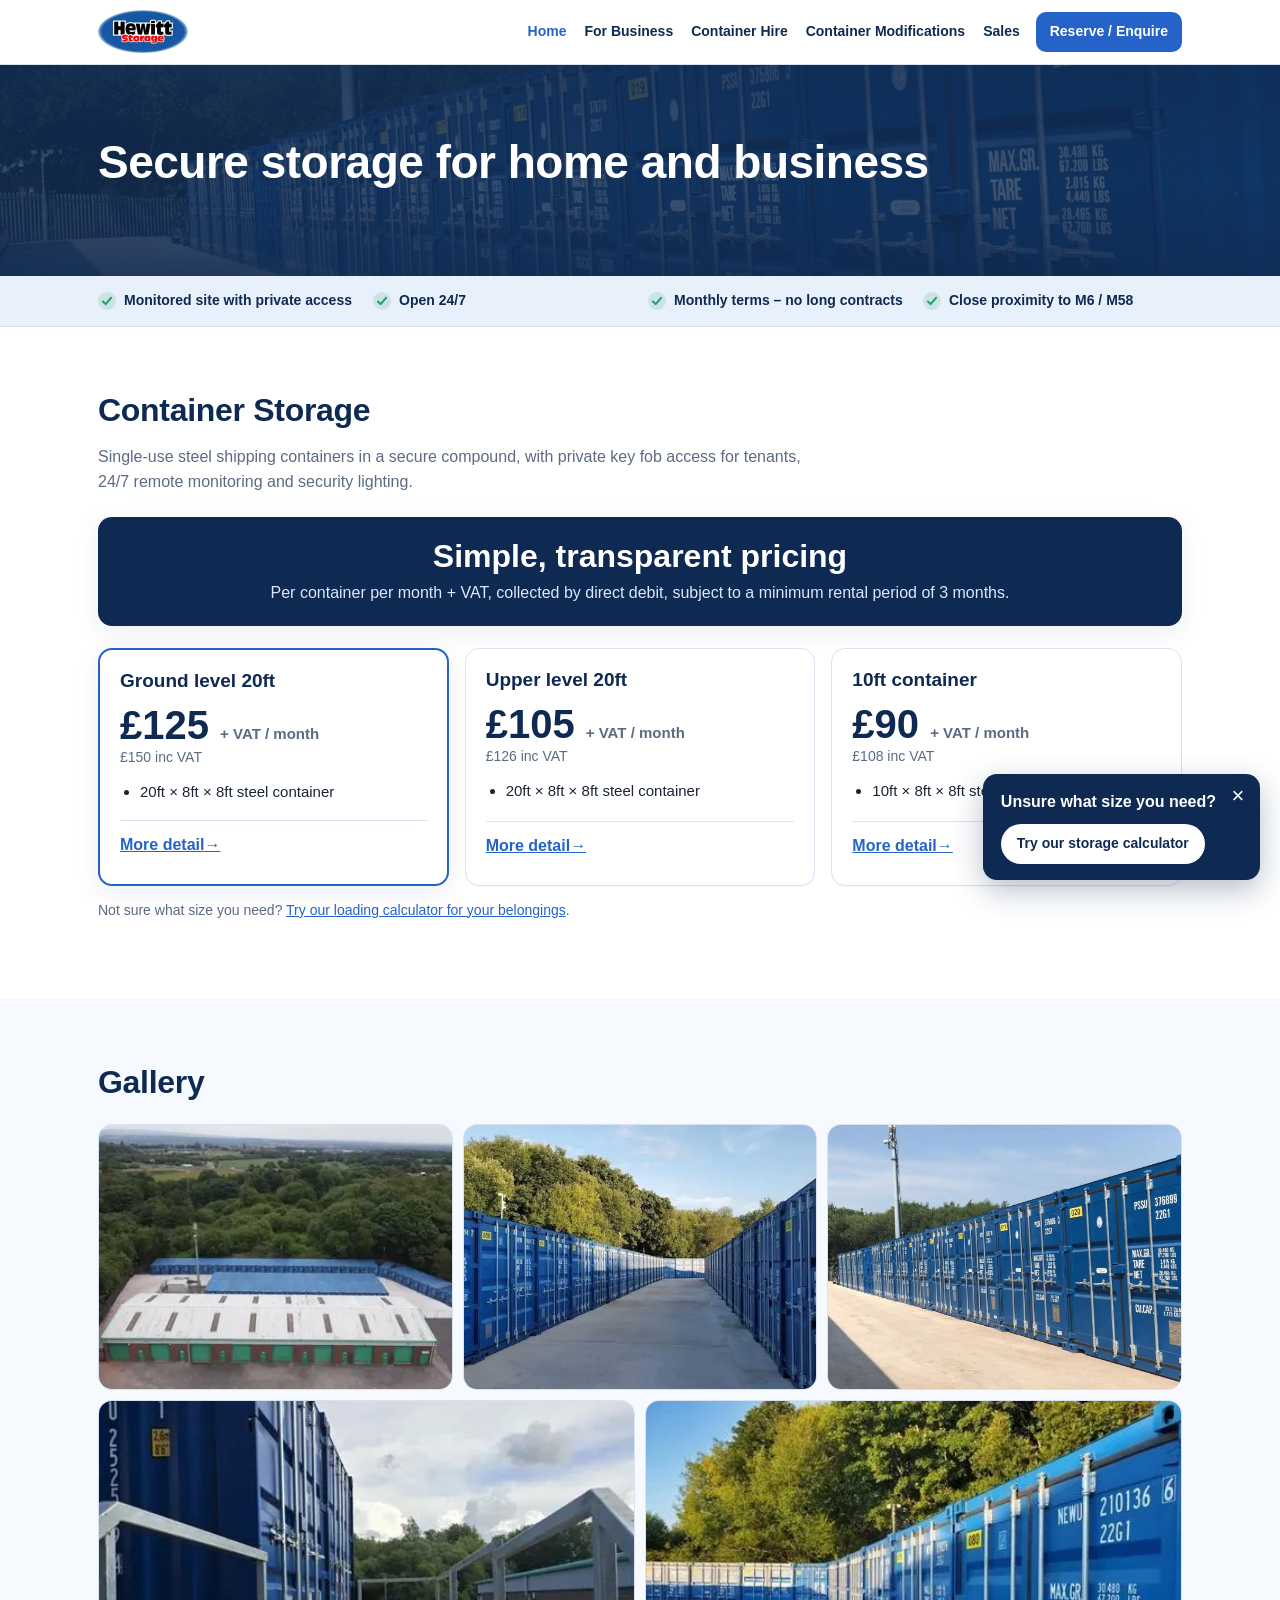
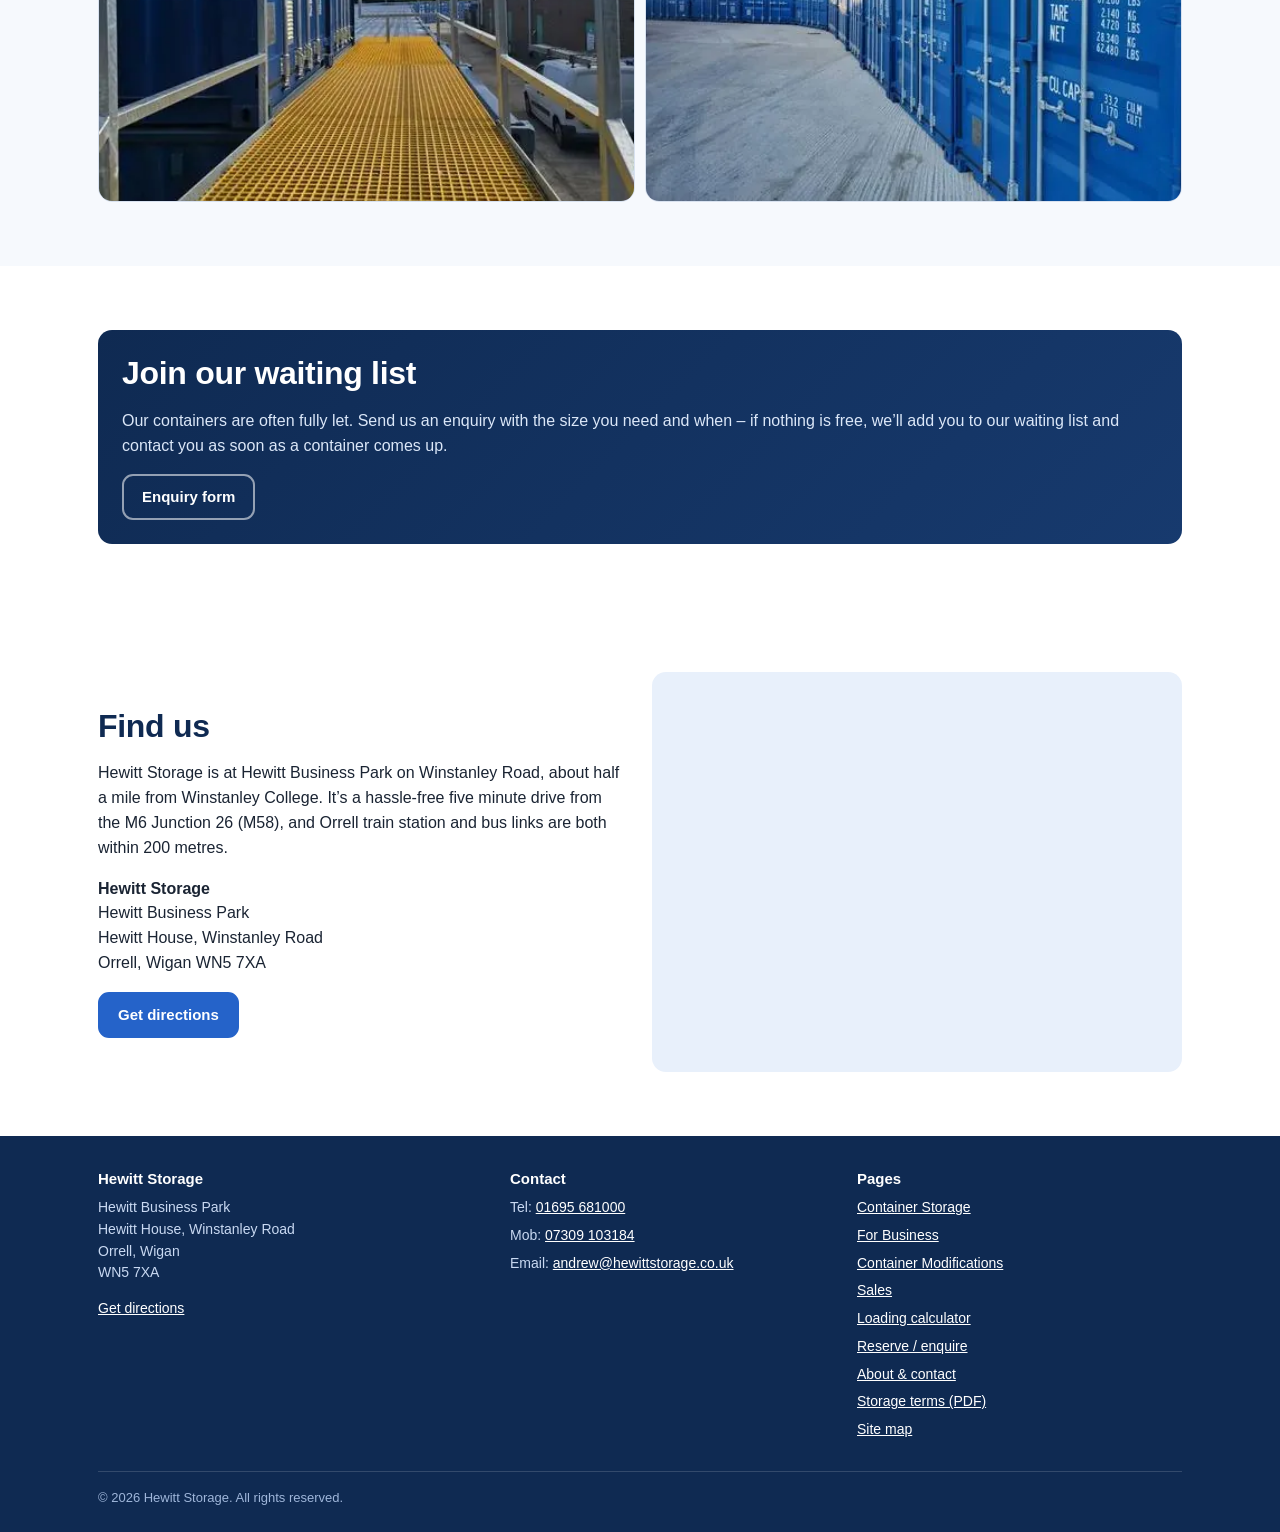
<file: index.htm>
<!doctype html>
<html lang="en-GB">
  <head>
    <meta charset="utf-8" />
    <meta name="viewport" content="width=device-width, initial-scale=1" />
    <!-- PREVIEW-ONLY: remove the next line before go-live (see GO-LIVE.md) -->
    <meta name="robots" content="noindex,nofollow">
    <!-- PREVIEW-ONLY -->
    <title>Self Storage Wigan | Container Storage Orrell | Hewitt Storage</title>
    <meta
      name="description"
      content="Secure storage services for home and business in Orrell, Wigan. Steel container storage from £90 + VAT a month, private fob access, 24/7 remote monitoring. Near the M6 / M58."
    />
    <link rel="canonical" href="https://www.hewittstorage.co.uk/" />
    <meta name="theme-color" content="#0f2a52" />
    <meta property="og:type" content="website" />
    <meta property="og:site_name" content="Hewitt Storage" />
    <meta
      property="og:title"
      content="Self Storage Wigan | Container Storage Orrell | Hewitt Storage"
    />
    <meta
      property="og:description"
      content="Secure storage services for home and business in Orrell, Wigan. Steel container storage from £90 + VAT a month, private fob access, 24/7 remote monitoring. Near the M6 / M58."
    />
    <meta property="og:url" content="https://www.hewittstorage.co.uk/" />
    <meta
      property="og:image"
      content="https://www.hewittstorage.co.uk/assets/img/container-row-1600.jpg"
    />
    <link rel="icon" href="assets/favicon.svg" type="image/svg+xml" />
    <style>
      :root {
        --navy: #0f2a52;
        --navy-2: #173a6e;
        --blue: #2563c9;
        --sky: #e8f0fb;
        --ink: #1a2433;
        --muted: #5b6b82;
        --line: #d8e2f0;
        --bg: #f6f9fd;
        --white: #fff;
        --radius: 14px;
        --wrap: 1120px;
        --shadow: 0 6px 24px rgba(15, 42, 82, 0.08);
      }
      * {
        box-sizing: border-box;
      }
      body {
        margin: 0;
        font-family:
          -apple-system, BlinkMacSystemFont, 'Segoe UI', Roboto, 'Helvetica Neue', Arial, sans-serif;
        color: var(--ink);
        background: var(--white);
        line-height: 1.55;
        font-size: 16px;
      }
      img {
        max-width: 100%;
        height: auto;
        display: block;
      }
      a {
        color: var(--blue);
      }
      .wrap {
        max-width: var(--wrap);
        margin: 0 auto;
        padding: 0 18px;
      }
      h1,
      h2,
      h3 {
        color: var(--navy);
        line-height: 1.2;
        margin: 0 0 0.5em;
      }
      h1 {
        font-size: clamp(28px, 6vw, 46px);
      }
      .site-head {
        background: #fff;
        border-bottom: 1px solid var(--line);
        position: sticky;
        top: 0;
        z-index: 50;
      }
      .site-head .wrap {
        display: flex;
        align-items: center;
        justify-content: space-between;
        gap: 12px;
        min-height: 64px;
      }
      .brand {
        display: flex;
        align-items: center;
        gap: 10px;
        text-decoration: none;
      }
      .brand img {
        height: 44px;
        width: auto;
      }
      .nav-toggle {
        border: 1px solid var(--line);
        background: #fff;
        border-radius: 10px;
        padding: 9px 12px;
        font: inherit;
        font-weight: 700;
        color: var(--navy);
        cursor: pointer;
        display: flex;
        align-items: center;
        gap: 8px;
      }
      .site-nav {
        display: none;
      }
      .btn {
        display: inline-flex;
        align-items: center;
        justify-content: center;
        font: inherit;
        font-weight: 700;
        font-size: 15px;
        text-decoration: none;
        border-radius: 11px;
        padding: 12px 18px;
        border: 2px solid var(--blue);
        background: var(--blue);
        color: #fff;
      }
      .hero {
        position: relative;
        color: #fff;
        background: var(--navy) center/cover no-repeat;
        isolation: isolate;
      }
      .hero::before {
        content: '';
        position: absolute;
        inset: 0;
        background: linear-gradient(
          180deg,
          rgba(15, 42, 82, 0.88),
          rgba(15, 42, 82, 0.78) 55%,
          rgba(15, 42, 82, 0.92)
        );
        z-index: -1;
      }
      .hero .wrap {
        padding-top: 38px;
        padding-bottom: 40px;
      }
      .hero h1 {
        color: #fff;
      }
      .page-hero {
        background: linear-gradient(135deg, var(--navy), var(--navy-2));
        color: #fff;
      }
      .page-hero .wrap {
        padding-top: 30px;
        padding-bottom: 30px;
      }
      .page-hero h1 {
        color: #fff;
        font-size: clamp(26px, 5vw, 40px);
      }
      .page-hero p {
        color: #dbe7f8;
        max-width: 700px;
        margin: 0;
      }
      .trust {
        background: var(--sky);
      }
      .skip {
        position: absolute;
        left: -999px;
      }
    </style>
    <link
      rel="stylesheet"
      href="assets/site.min.css?v=20261016c"
      media="print"
      onload="this.media = 'all'"
    />
    <noscript><link rel="stylesheet" href="assets/site.min.css?v=20261016c" /></noscript>
    <!-- Google Tag Manager (existing container GTM-TWHT2SN4). Only loads on hewittstorage.co.uk / hewprop.co.uk, so preview visits are not tracked. -->
    <script>
      if (/(^|\.)(hewittstorage|hewprop)\.co\.uk$/.test(location.hostname)) {
        (function (w, d, s, l, i) {
          w[l] = w[l] || [];
          w[l].push({ 'gtm.start': new Date().getTime(), event: 'gtm.js' });
          var f = d.getElementsByTagName(s)[0],
            j = d.createElement(s),
            dl = l != 'dataLayer' ? '&l=' + l : '';
          j.async = true;
          j.src = 'https://www.googletagmanager.com/gtm.js?id=' + i + dl;
          f.parentNode.insertBefore(j, f);
        })(window, document, 'script', 'dataLayer', 'GTM-TWHT2SN4');
      }
    </script>
    <script type="application/ld+json">
      {
        "@context": "https://schema.org",
        "@type": "SelfStorage",
        "@id": "https://www.hewittstorage.co.uk/#hewitt-storage",
        "name": "Hewitt Storage",
        "description": "Secure 20ft steel container storage at Hewitt Business Park, Orrell, Wigan. Private key fob access, 24/7 remote monitoring and security lighting. Ground level 20ft, upper level 20ft and 10ft containers.",
        "url": "https://www.hewittstorage.co.uk/",
        "telephone": "01695 681000",
        "email": "andrew@hewittstorage.co.uk",
        "image": "https://www.hewittstorage.co.uk/assets/img/container-row-1600.jpg",
        "logo": "https://www.hewittstorage.co.uk/assets/img/hewitt-storage-logo.png",
        "priceRange": "£90–£125 + VAT per month",
        "address": {
          "@type": "PostalAddress",
          "streetAddress": "Hewitt House, Winstanley Road",
          "addressLocality": "Orrell, Wigan",
          "addressRegion": "Greater Manchester",
          "postalCode": "WN5 7XA",
          "addressCountry": "GB"
        },
        "geo": {
          "@type": "GeoCoordinates",
          "latitude": 53.52833,
          "longitude": -2.70699
        },
        "hasMap": "https://www.google.com/maps/search/?api=1&query=Hewitt+Business+Park+Winstanley+Road+Orrell+Wigan+WN5+7XA",
        "openingHoursSpecification": [
          {
            "@type": "OpeningHoursSpecification",
            "dayOfWeek": [
              "Monday",
              "Tuesday",
              "Wednesday",
              "Thursday",
              "Friday",
              "Saturday",
              "Sunday"
            ],
            "opens": "00:00",
            "closes": "23:59"
          }
        ],
        "areaServed": ["Orrell", "Wigan", "Upholland", "Billinge", "Skelmersdale"]
      }
    </script>
    <link
      rel="preload"
      as="image"
      type="image/webp"
      href="assets/img/container-row-800-480.webp"
      media="(max-width:799px)"
    />
    <link
      rel="preload"
      as="image"
      type="image/webp"
      href="assets/img/container-row-800.webp"
      media="(min-width:800px) and (max-width:1199px)"
    />
    <link
      rel="preload"
      as="image"
      type="image/webp"
      href="assets/img/container-row-1600.webp"
      media="(min-width:1200px)"
    />
  </head>
  <body>
    <a class="skip" href="#main">Skip to content</a>
    <header class="site-head">
      <div class="wrap">
        <a class="brand" href="index.htm"
          ><picture
            ><source type="image/webp" srcset="assets/img/hewitt-storage-logo-180.webp" />
            <img
              src="assets/img/hewitt-storage-logo.png"
              alt="Hewitt Storage"
              width="90"
              height="44" /></picture
        ></a>
        <button class="nav-toggle" type="button" aria-expanded="false" aria-controls="site-nav">
          <svg viewBox="0 0 20 20" aria-hidden="true">
            <path
              d="M3 5h14M3 10h14M3 15h14"
              stroke="currentColor"
              stroke-width="2"
              stroke-linecap="round"
            /></svg
          >Menu
        </button>
        <nav class="site-nav" id="site-nav" aria-label="Main">
          <ul>
            <li><a href="index.htm" aria-current="page">Home</a></li>
            <li><a href="business.htm">For Business</a></li>
            <li><a href="container-hire.htm">Container Hire</a></li>
            <li><a href="modifications.htm">Container Modifications</a></li>
            <li><a href="sales.htm">Sales</a></li>
            <li><a class="nav-cta" href="reserve.htm">Reserve / Enquire</a></li>
          </ul>
        </nav>
      </div>
    </header>
    <main id="main">
      <section class="hero">
        <div class="wrap">
          <h1>Secure storage for home and business</h1>
        </div>
      </section>
      <div class="trust">
        <div class="wrap">
          <ul class="">
            <li>
              <svg class="tick" viewBox="0 0 20 20" aria-hidden="true">
                <circle cx="10" cy="10" r="10" fill="currentColor" opacity=".15" />
                <path
                  d="m5.5 10.5 3 3 6-7"
                  fill="none"
                  stroke="currentColor"
                  stroke-width="2.2"
                  stroke-linecap="round"
                  stroke-linejoin="round"
                /></svg
              ><span>Monitored site with private access</span>
            </li>
            <li>
              <svg class="tick" viewBox="0 0 20 20" aria-hidden="true">
                <circle cx="10" cy="10" r="10" fill="currentColor" opacity=".15" />
                <path
                  d="m5.5 10.5 3 3 6-7"
                  fill="none"
                  stroke="currentColor"
                  stroke-width="2.2"
                  stroke-linecap="round"
                  stroke-linejoin="round"
                /></svg
              ><span>Open 24/7</span>
            </li>
            <li>
              <svg class="tick" viewBox="0 0 20 20" aria-hidden="true">
                <circle cx="10" cy="10" r="10" fill="currentColor" opacity=".15" />
                <path
                  d="m5.5 10.5 3 3 6-7"
                  fill="none"
                  stroke="currentColor"
                  stroke-width="2.2"
                  stroke-linecap="round"
                  stroke-linejoin="round"
                /></svg
              ><span>Monthly terms – no long contracts</span>
            </li>
            <li>
              <svg class="tick" viewBox="0 0 20 20" aria-hidden="true">
                <circle cx="10" cy="10" r="10" fill="currentColor" opacity=".15" />
                <path
                  d="m5.5 10.5 3 3 6-7"
                  fill="none"
                  stroke="currentColor"
                  stroke-width="2.2"
                  stroke-linecap="round"
                  stroke-linejoin="round"
                /></svg
              ><span>Close proximity to M6 / M58</span>
            </li>
          </ul>
        </div>
      </div>

      <section class="block" id="prices">
        <div class="wrap">
          <div class="sec-head">
            <h2>Container Storage</h2>
            <p>
              Single-use steel shipping containers in a secure compound, with private key fob access
              for tenants, 24/7 remote monitoring and security lighting.
            </p>
          </div>
          <div class="price-banner">
            <h3>Simple, transparent pricing</h3>
            <p>
              Per container per month + VAT, collected by direct debit, subject to a minimum rental
              period of 3 months.
            </p>
          </div>
          <div class="grid c3">
            <article class="card price-card feature">
              <h3>Ground level 20ft</h3>
              <div class="amt">£125 <span>+ VAT / month</span></div>
              <div class="inc">£150 inc VAT</div>
              <ul>
                <li>20ft × 8ft × 8ft steel container</li>
              </ul>
              <a class="more-link" href="container-20ft-ground.htm"
                >More detail<span class="sr-only"> on the Ground level 20ft</span> &rarr;</a
              >
            </article>
            <article class="card price-card">
              <h3>Upper level 20ft</h3>
              <div class="amt">£105 <span>+ VAT / month</span></div>
              <div class="inc">£126 inc VAT</div>
              <ul>
                <li>20ft × 8ft × 8ft steel container</li>
              </ul>
              <a class="more-link" href="container-20ft-upper-level.htm"
                >More detail<span class="sr-only"> on the Upper level 20ft</span> &rarr;</a
              >
            </article>
            <article class="card price-card">
              <h3>10ft container</h3>
              <div class="amt">£90 <span>+ VAT / month</span></div>
              <div class="inc">£108 inc VAT</div>
              <ul>
                <li>10ft × 8ft × 8ft steel container</li>
              </ul>
              <a class="more-link" href="container-10ft.htm"
                >More detail<span class="sr-only"> on the 10ft container</span> &rarr;</a
              >
            </article>
          </div>
          <p class="small muted price-note">
            Not sure what size you need?
            <a href="storage-calculator.html?v=pborient"
              >Try our loading calculator for your belongings</a
            >.
          </p>
        </div>
      </section>
      <section class="block alt" id="gallery">
        <div class="wrap">
          <div class="sec-head"><h2>Gallery</h2></div>
          <div class="gallery">
            <figure class="photo">
              <picture
                ><source
                  type="image/webp"
                  srcset="
                    assets/img/containers-aerial-480.webp 480w,
                    assets/img/containers-aerial.webp     800w
                  "
                  sizes="(max-width:699px) 50vw, (max-width:899px) 33vw, 360px" />
                <img
                  src="assets/img/containers-aerial.jpg"
                  srcset="
                    assets/img/containers-aerial-480.jpg 480w,
                    assets/img/containers-aerial.jpg     800w
                  "
                  sizes="(max-width:699px) 50vw, (max-width:899px) 33vw, 360px"
                  alt="Aerial view of the container storage compound at Hewitt Business Park"
                  width="800"
                  height="450"
                  loading="lazy"
                  decoding="async"
              /></picture>
            </figure>
            <figure class="photo">
              <picture
                ><source
                  type="image/webp"
                  srcset="
                    assets/img/container-row-2-480.webp 480w,
                    assets/img/container-row-2.webp     900w
                  "
                  sizes="(max-width:699px) 50vw, (max-width:899px) 33vw, 360px" />
                <img
                  src="assets/img/container-row-2.jpg"
                  srcset="
                    assets/img/container-row-2-480.jpg 480w,
                    assets/img/container-row-2.jpg     900w
                  "
                  sizes="(max-width:699px) 50vw, (max-width:899px) 33vw, 360px"
                  alt="Row of blue 20ft steel storage containers"
                  width="900"
                  height="900"
                  loading="lazy"
                  decoding="async"
              /></picture>
            </figure>
            <figure class="photo">
              <picture
                ><source
                  type="image/webp"
                  srcset="
                    assets/img/container-row-800-480.webp  480w,
                    assets/img/container-row-800.webp      800w,
                    assets/img/container-row-1600.webp    1600w
                  "
                  sizes="(max-width:699px) 50vw, (max-width:899px) 33vw, 360px" />
                <img
                  src="assets/img/container-row-800.jpg"
                  srcset="
                    assets/img/container-row-800-480.jpg  480w,
                    assets/img/container-row-800.jpg      800w,
                    assets/img/container-row-1600.jpg    1600w
                  "
                  sizes="(max-width:699px) 50vw, (max-width:899px) 33vw, 360px"
                  alt="Row of 20ft steel storage containers in the secure compound"
                  width="800"
                  height="450"
                  loading="lazy"
                  decoding="async"
              /></picture>
            </figure>
            <figure class="photo">
              <picture
                ><source
                  type="image/webp"
                  srcset="
                    assets/img/upper-level-walkway-480.webp 480w,
                    assets/img/upper-level-walkway.webp     750w
                  "
                  sizes="(max-width:699px) 50vw, (max-width:899px) 33vw, 360px" />
                <img
                  src="assets/img/upper-level-walkway.jpg"
                  srcset="
                    assets/img/upper-level-walkway-480.jpg 480w,
                    assets/img/upper-level-walkway.jpg     750w
                  "
                  sizes="(max-width:699px) 50vw, (max-width:899px) 33vw, 360px"
                  alt="Upper-level walkway with yellow grating alongside the containers"
                  width="750"
                  height="1000"
                  loading="lazy"
                  decoding="async"
              /></picture>
            </figure>
            <figure class="photo">
              <picture
                ><source
                  type="image/webp"
                  srcset="
                    assets/img/container-row-curve-480.webp  480w,
                    assets/img/container-row-curve.webp     1080w
                  "
                  sizes="(max-width:699px) 50vw, (max-width:899px) 33vw, 360px" />
                <img
                  src="assets/img/container-row-curve.jpg"
                  srcset="
                    assets/img/container-row-curve-480.jpg  480w,
                    assets/img/container-row-curve.jpg     1080w
                  "
                  sizes="(max-width:699px) 50vw, (max-width:899px) 33vw, 360px"
                  alt="Row of blue storage containers in the secure compound"
                  width="1080"
                  height="803"
                  loading="lazy"
                  decoding="async"
              /></picture>
            </figure>
          </div>
        </div>
      </section>
      <section class="block">
        <div class="wrap">
          <div class="cta-band">
            <h2>Join our waiting list</h2>
            <p>
              Our containers are often fully let. Send us an enquiry with the size you need and when
              – if nothing is free, we’ll add you to our waiting list and contact you as soon as a
              container comes up.
            </p>
            <div class="btns"><a class="btn light" href="reserve.htm">Enquiry form</a></div>
          </div>
        </div>
      </section>
      <section class="block" id="Location">
        <div class="wrap split">
          <div>
            <h2>Find us</h2>
            <p>
              Hewitt Storage is at Hewitt Business Park on Winstanley Road, about half a mile from
              Winstanley College. It’s a hassle-free five minute drive from the M6 Junction 26
              (M58), and Orrell train station and bus links are both within 200 metres.
            </p>
            <p>
              <b>Hewitt Storage</b><br />Hewitt Business Park<br />Hewitt House, Winstanley Road<br />Orrell,
              Wigan WN5 7XA
            </p>
            <div class="btns">
              <a
                class="btn"
                href="https://www.google.com/maps/search/?api=1&query=Hewitt+Business+Park+Winstanley+Road+Orrell+Wigan+WN5+7XA"
                target="_blank"
                rel="noopener"
                >Get directions</a
              >
            </div>
          </div>
          <iframe
            class="map"
            data-src="https://www.google.com/maps/embed?pb=!1m18!1m12!1m3!1d2371.6487332979527!2d-2.70699043415467!3d53.52833003001754!2m3!1f0!2f0!3f0!3m2!1i1024!2i768!4f13.1!3m3!1m2!1s0x487b1aa8a7d71795%3A0x576aa93d4ecaa1b6!2sHewitt+Business+Park%2C+Winstanley+Road+Orrell%2C+Billinge%2C+Wigan+WN5+7XA!5e0!3m2!1sen!2suk!4v1454769584058"
            title="Map: Hewitt Storage, Hewitt Business Park, Winstanley Road, Orrell, Wigan WN5 7XA"
            loading="lazy"
            referrerpolicy="no-referrer-when-downgrade"
            allowfullscreen
          ></iframe>
        </div>
      </section>
    </main>
    <footer class="site-foot">
      <div class="wrap">
        <div class="foot-grid">
          <div>
            <h3>Hewitt Storage</h3>
            <p>
              Hewitt Business Park<br />Hewitt House, Winstanley Road<br />Orrell, Wigan<br />WN5
              7XA
            </p>
            <p>
              <a
                href="https://www.google.com/maps/search/?api=1&query=Hewitt+Business+Park+Winstanley+Road+Orrell+Wigan+WN5+7XA"
                rel="noopener"
                target="_blank"
                >Get directions</a
              >
            </p>
          </div>
          <div>
            <h3>Contact</h3>
            <ul>
              <li>Tel: <a href="tel:+441695681000">01695 681000</a></li>
              <li>Mob: <a href="tel:+447309103184">07309 103184</a></li>
              <li>
                Email: <a href="mailto:andrew@hewittstorage.co.uk">andrew@hewittstorage.co.uk</a>
              </li>
            </ul>
          </div>
          <div>
            <h3>Pages</h3>
            <ul>
              <li><a href="storage.htm">Container Storage</a></li>
              <li><a href="business.htm">For Business</a></li>
              <li><a href="modifications.htm">Container Modifications</a></li>
              <li><a href="sales.htm">Sales</a></li>
              <li><a href="storage-calculator.html?v=pborient">Loading calculator</a></li>
              <li><a href="reserve.htm">Reserve / enquire</a></li>
              <li><a href="about.htm">About &amp; contact</a></li>
              <li><a href="StorageTerms.pdf">Storage terms (PDF)</a></li>
              <li><a href="site-map.htm">Site map</a></li>
            </ul>
          </div>
        </div>
        <div class="foot-base">© 2026 Hewitt Storage. All rights reserved.</div>
      </div>
    </footer>
    <!-- Storage-calculator nudge (shown after 6s or 40% scroll; hidden 7 days once dismissed/clicked) -->
    <style>
      .calc-nudge {
        position: fixed;
        right: 20px;
        bottom: 20px;
        z-index: 70;
        max-width: 300px;
        background: var(--navy, #0f2a52);
        color: #fff;
        border-radius: 14px;
        box-shadow: 0 10px 30px rgba(15, 42, 82, 0.3);
        padding: 16px 44px 16px 18px;
        transform: translateY(140%);
        opacity: 0;
        visibility: hidden;
        transition:
          transform 0.45s ease,
          opacity 0.45s ease,
          visibility 0s 0.45s;
      }
      .calc-nudge.show {
        transform: none;
        opacity: 1;
        visibility: visible;
        transition:
          transform 0.45s ease,
          opacity 0.45s ease;
      }
      .calc-nudge p {
        margin: 0 0 10px;
        font-weight: 700;
        font-size: 16px;
        color: #fff;
      }
      .calc-nudge a.nudge-go {
        display: inline-block;
        background: #fff;
        color: var(--navy, #0f2a52);
        font-weight: 700;
        text-decoration: none;
        border-radius: 999px;
        padding: 9px 16px;
        font-size: 14px;
      }
      .calc-nudge a.nudge-go:hover,
      .calc-nudge a.nudge-go:focus {
        background: var(--sky, #e8f0fb);
      }
      .calc-nudge .nudge-x {
        position: absolute;
        top: 6px;
        right: 6px;
        width: 32px;
        height: 32px;
        border: 0;
        border-radius: 50%;
        background: transparent;
        color: #fff;
        font-size: 22px;
        line-height: 1;
        cursor: pointer;
      }
      .calc-nudge .nudge-x:hover,
      .calc-nudge .nudge-x:focus {
        background: rgba(255, 255, 255, 0.15);
      }
      @media (max-width: 899px) {
        .calc-nudge {
          left: 10px;
          right: 10px;
          bottom: calc(20px + env(safe-area-inset-bottom));
          max-width: none;
          padding: 10px 42px 10px 14px;
          display: flex;
          align-items: center;
          gap: 10px;
          justify-content: space-between;
        }
        .calc-nudge p {
          margin: 0;
          font-size: 14px;
        }
        .calc-nudge a.nudge-go {
          padding: 7px 12px;
          font-size: 13px;
          white-space: nowrap;
        }
      }
      @media (prefers-reduced-motion: reduce) {
        .calc-nudge,
        .calc-nudge.show {
          transition: none;
        }
      }
    </style>
    <aside
      class="calc-nudge"
      id="calc-nudge"
      role="complementary"
      aria-label="Storage calculator suggestion"
      hidden
    >
      <p>Unsure what size you need?</p>
      <a class="nudge-go" href="storage-calculator.html?v=pborient">Try our storage calculator</a>
      <button type="button" class="nudge-x" aria-label="Close storage calculator suggestion">
        &times;
      </button>
    </aside>
    <script>
      (function () {
        var K = 'hsCalcNudgeHideUntil_v2';
        var el = document.getElementById('calc-nudge');
        if (!el) return;
        try {
          if (+localStorage.getItem(K) > Date.now()) return;
        } catch (e) {}
        var shown = false;
        function hide7() {
          try {
            localStorage.setItem(K, String(Date.now() + 7 * 864e5));
          } catch (e) {}
        }
        function show() {
          if (shown) return;
          shown = true;
          el.hidden = false;
          requestAnimationFrame(function () {
            requestAnimationFrame(function () {
              el.classList.add('show');
            });
          });
          window.removeEventListener('scroll', onS);
        }
        function onS() {
          var h = document.documentElement.scrollHeight - innerHeight;
          if (h > 0 && scrollY / h >= 0.4) show();
        }
        setTimeout(show, 6000);
        window.addEventListener('scroll', onS, { passive: true });
        el.querySelector('.nudge-x').addEventListener('click', function () {
          hide7();
          el.classList.remove('show');
          setTimeout(function () {
            el.hidden = true;
          }, 460);
        });
        el.querySelector('.nudge-go').addEventListener('click', hide7);
        document.addEventListener('keydown', function (e) {
          if (e.key === 'Escape' && el.classList.contains('show')) {
            el.querySelector('.nudge-x').click();
          }
        });
      })();
    </script>
    <script src="assets/site.js" defer></script>
  </body>
</html>
</file>
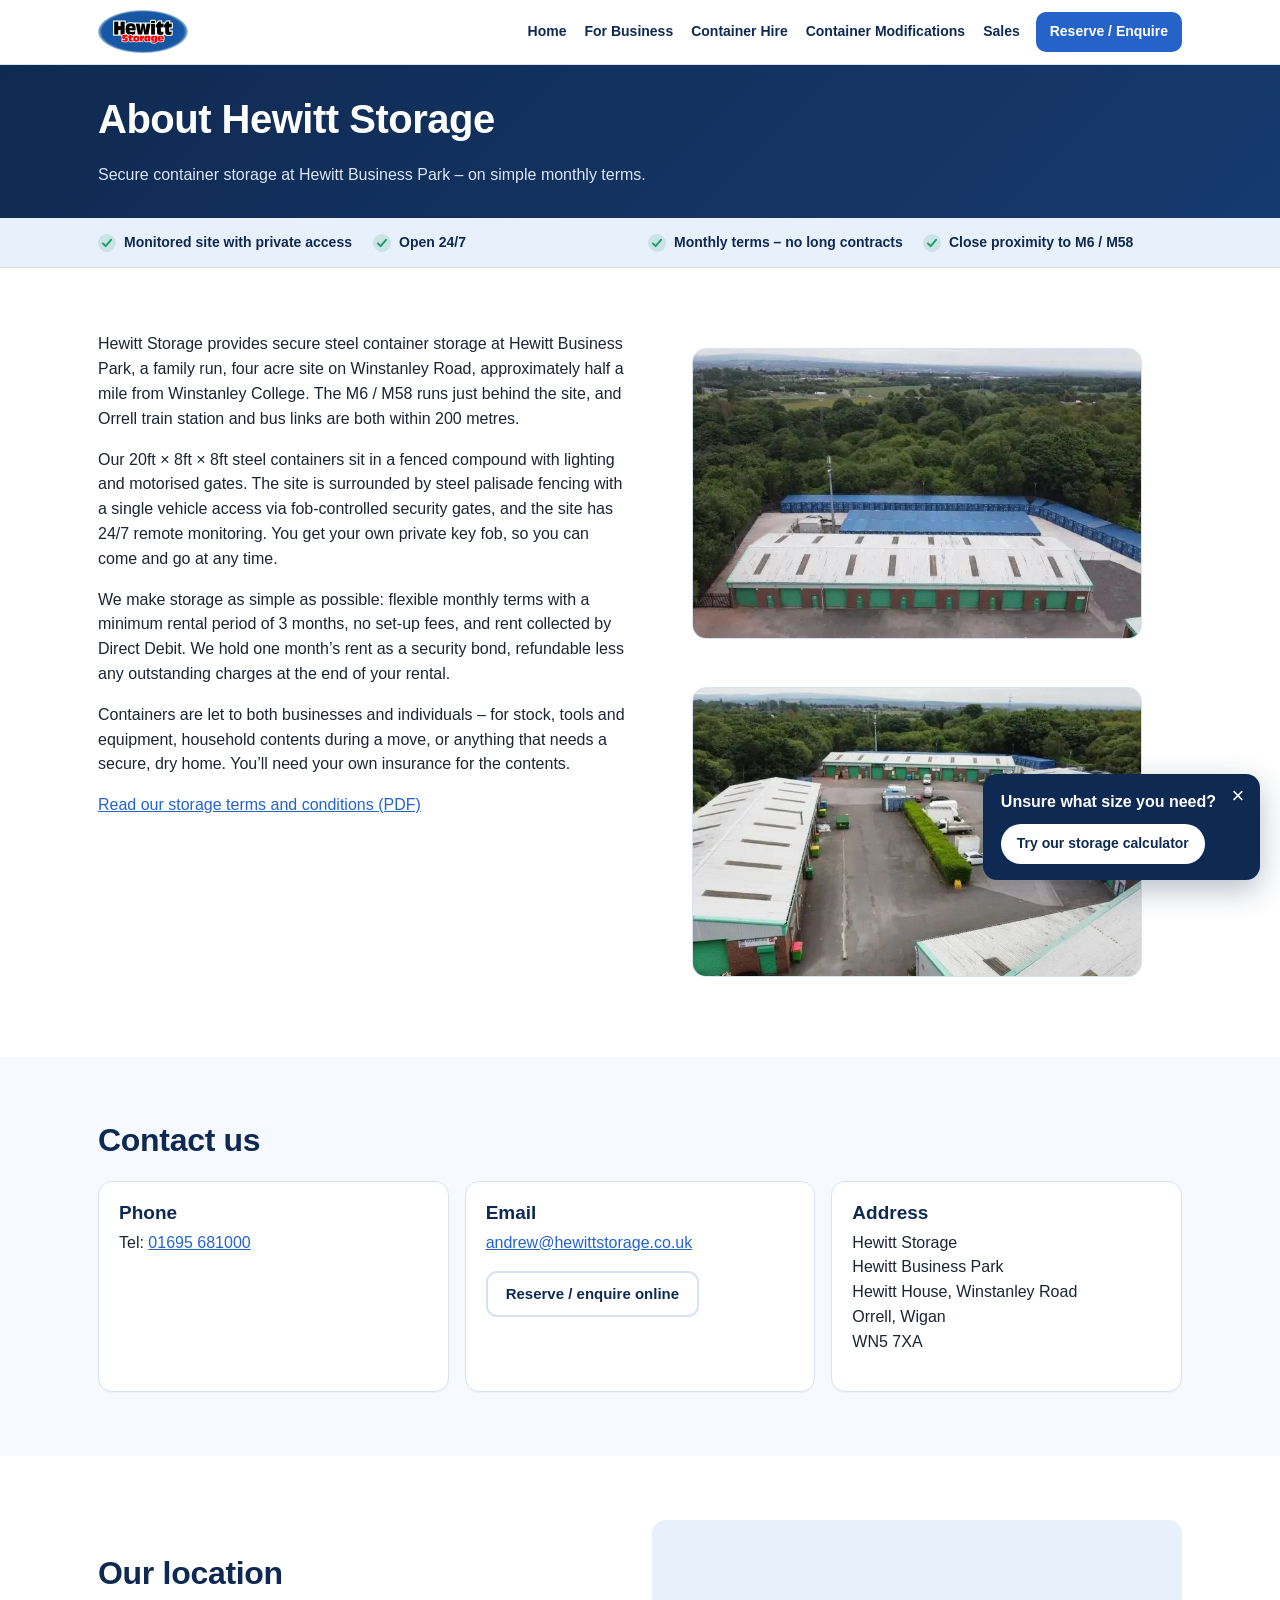
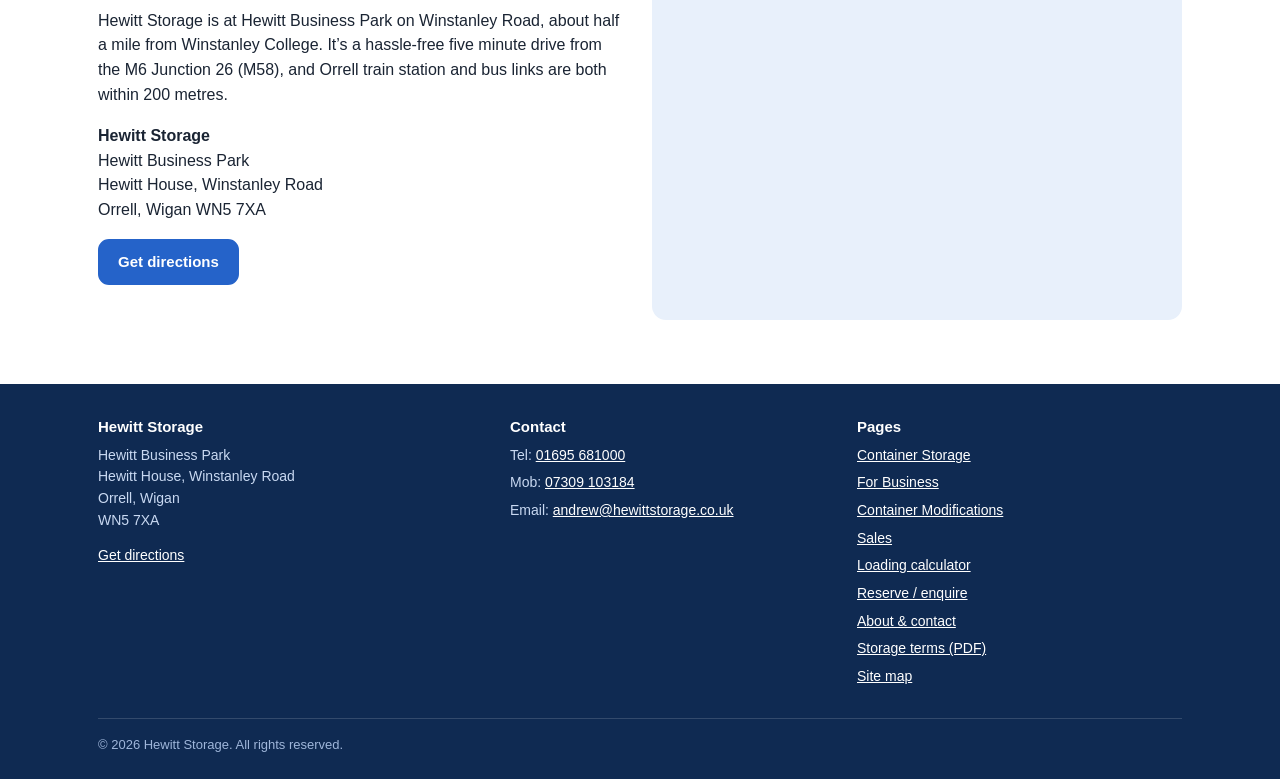
<file: about.htm>
<!doctype html>
<html lang="en-GB">
  <head>
    <meta charset="utf-8" />
    <meta name="viewport" content="width=device-width, initial-scale=1" />
    <!-- PREVIEW-ONLY: remove the next line before go-live (see GO-LIVE.md) -->
    <meta name="robots" content="noindex,nofollow">
    <!-- PREVIEW-ONLY -->
    <title>About &amp; Contact | Hewitt Storage, Orrell, Wigan</title>
    <meta
      name="description"
      content="Hewitt Storage: secure container storage at Hewitt Business Park, Winstanley Road, Orrell, Wigan WN5 7XA. Call 01695 681000 or email andrew@hewittstorage.co.uk."
    />
    <link rel="canonical" href="https://www.hewittstorage.co.uk/about.htm" />
    <meta name="theme-color" content="#0f2a52" />
    <meta property="og:type" content="website" />
    <meta property="og:site_name" content="Hewitt Storage" />
    <meta property="og:title" content="About &amp; Contact | Hewitt Storage, Orrell, Wigan" />
    <meta
      property="og:description"
      content="Hewitt Storage: secure container storage at Hewitt Business Park, Winstanley Road, Orrell, Wigan WN5 7XA. Call 01695 681000 or email andrew@hewittstorage.co.uk."
    />
    <meta property="og:url" content="https://www.hewittstorage.co.uk/about.htm" />
    <meta
      property="og:image"
      content="https://www.hewittstorage.co.uk/assets/img/container-row-1600.jpg"
    />
    <link rel="icon" href="assets/favicon.svg" type="image/svg+xml" />
    <style>
      :root {
        --navy: #0f2a52;
        --navy-2: #173a6e;
        --blue: #2563c9;
        --sky: #e8f0fb;
        --ink: #1a2433;
        --muted: #5b6b82;
        --line: #d8e2f0;
        --bg: #f6f9fd;
        --white: #fff;
        --radius: 14px;
        --wrap: 1120px;
        --shadow: 0 6px 24px rgba(15, 42, 82, 0.08);
      }
      * {
        box-sizing: border-box;
      }
      body {
        margin: 0;
        font-family:
          -apple-system, BlinkMacSystemFont, 'Segoe UI', Roboto, 'Helvetica Neue', Arial, sans-serif;
        color: var(--ink);
        background: var(--white);
        line-height: 1.55;
        font-size: 16px;
      }
      img {
        max-width: 100%;
        height: auto;
        display: block;
      }
      a {
        color: var(--blue);
      }
      .wrap {
        max-width: var(--wrap);
        margin: 0 auto;
        padding: 0 18px;
      }
      h1,
      h2,
      h3 {
        color: var(--navy);
        line-height: 1.2;
        margin: 0 0 0.5em;
      }
      h1 {
        font-size: clamp(28px, 6vw, 46px);
      }
      .site-head {
        background: #fff;
        border-bottom: 1px solid var(--line);
        position: sticky;
        top: 0;
        z-index: 50;
      }
      .site-head .wrap {
        display: flex;
        align-items: center;
        justify-content: space-between;
        gap: 12px;
        min-height: 64px;
      }
      .brand {
        display: flex;
        align-items: center;
        gap: 10px;
        text-decoration: none;
      }
      .brand img {
        height: 44px;
        width: auto;
      }
      .nav-toggle {
        border: 1px solid var(--line);
        background: #fff;
        border-radius: 10px;
        padding: 9px 12px;
        font: inherit;
        font-weight: 700;
        color: var(--navy);
        cursor: pointer;
        display: flex;
        align-items: center;
        gap: 8px;
      }
      .site-nav {
        display: none;
      }
      .btn {
        display: inline-flex;
        align-items: center;
        justify-content: center;
        font: inherit;
        font-weight: 700;
        font-size: 15px;
        text-decoration: none;
        border-radius: 11px;
        padding: 12px 18px;
        border: 2px solid var(--blue);
        background: var(--blue);
        color: #fff;
      }
      .hero {
        position: relative;
        color: #fff;
        background: var(--navy) center/cover no-repeat;
        isolation: isolate;
      }
      .hero::before {
        content: '';
        position: absolute;
        inset: 0;
        background: linear-gradient(
          180deg,
          rgba(15, 42, 82, 0.88),
          rgba(15, 42, 82, 0.78) 55%,
          rgba(15, 42, 82, 0.92)
        );
        z-index: -1;
      }
      .hero .wrap {
        padding-top: 38px;
        padding-bottom: 40px;
      }
      .hero h1 {
        color: #fff;
      }
      .page-hero {
        background: linear-gradient(135deg, var(--navy), var(--navy-2));
        color: #fff;
      }
      .page-hero .wrap {
        padding-top: 30px;
        padding-bottom: 30px;
      }
      .page-hero h1 {
        color: #fff;
        font-size: clamp(26px, 5vw, 40px);
      }
      .page-hero p {
        color: #dbe7f8;
        max-width: 700px;
        margin: 0;
      }
      .trust {
        background: var(--sky);
      }
      .skip {
        position: absolute;
        left: -999px;
      }
    </style>
    <link
      rel="stylesheet"
      href="assets/site.min.css?v=20261016c"
      media="print"
      onload="this.media = 'all'"
    />
    <noscript><link rel="stylesheet" href="assets/site.min.css?v=20261016c" /></noscript>
    <!-- Google Tag Manager (existing container GTM-TWHT2SN4). Only loads on hewittstorage.co.uk / hewprop.co.uk, so preview visits are not tracked. -->
    <script>
      if (/(^|\.)(hewittstorage|hewprop)\.co\.uk$/.test(location.hostname)) {
        (function (w, d, s, l, i) {
          w[l] = w[l] || [];
          w[l].push({ 'gtm.start': new Date().getTime(), event: 'gtm.js' });
          var f = d.getElementsByTagName(s)[0],
            j = d.createElement(s),
            dl = l != 'dataLayer' ? '&l=' + l : '';
          j.async = true;
          j.src = 'https://www.googletagmanager.com/gtm.js?id=' + i + dl;
          f.parentNode.insertBefore(j, f);
        })(window, document, 'script', 'dataLayer', 'GTM-TWHT2SN4');
      }
    </script>
  </head>
  <body>
    <a class="skip" href="#main">Skip to content</a>
    <header class="site-head">
      <div class="wrap">
        <a class="brand" href="index.htm"
          ><picture
            ><source type="image/webp" srcset="assets/img/hewitt-storage-logo-180.webp" />
            <img
              src="assets/img/hewitt-storage-logo.png"
              alt="Hewitt Storage"
              width="90"
              height="44" /></picture
        ></a>
        <button class="nav-toggle" type="button" aria-expanded="false" aria-controls="site-nav">
          <svg viewBox="0 0 20 20" aria-hidden="true">
            <path
              d="M3 5h14M3 10h14M3 15h14"
              stroke="currentColor"
              stroke-width="2"
              stroke-linecap="round"
            /></svg
          >Menu
        </button>
        <nav class="site-nav" id="site-nav" aria-label="Main">
          <ul>
            <li><a href="index.htm">Home</a></li>
            <li><a href="business.htm">For Business</a></li>
            <li><a href="container-hire.htm">Container Hire</a></li>
            <li><a href="modifications.htm">Container Modifications</a></li>
            <li><a href="sales.htm">Sales</a></li>
            <li><a class="nav-cta" href="reserve.htm">Reserve / Enquire</a></li>
          </ul>
        </nav>
      </div>
    </header>
    <main id="main">
      <section class="page-hero">
        <div class="wrap">
          <h1>About Hewitt Storage</h1>
          <p>Secure container storage at Hewitt Business Park – on simple monthly terms.</p>
        </div>
      </section>
      <div class="trust">
        <div class="wrap">
          <ul class="">
            <li>
              <svg class="tick" viewBox="0 0 20 20" aria-hidden="true">
                <circle cx="10" cy="10" r="10" fill="currentColor" opacity=".15" />
                <path
                  d="m5.5 10.5 3 3 6-7"
                  fill="none"
                  stroke="currentColor"
                  stroke-width="2.2"
                  stroke-linecap="round"
                  stroke-linejoin="round"
                /></svg
              ><span>Monitored site with private access</span>
            </li>
            <li>
              <svg class="tick" viewBox="0 0 20 20" aria-hidden="true">
                <circle cx="10" cy="10" r="10" fill="currentColor" opacity=".15" />
                <path
                  d="m5.5 10.5 3 3 6-7"
                  fill="none"
                  stroke="currentColor"
                  stroke-width="2.2"
                  stroke-linecap="round"
                  stroke-linejoin="round"
                /></svg
              ><span>Open 24/7</span>
            </li>
            <li>
              <svg class="tick" viewBox="0 0 20 20" aria-hidden="true">
                <circle cx="10" cy="10" r="10" fill="currentColor" opacity=".15" />
                <path
                  d="m5.5 10.5 3 3 6-7"
                  fill="none"
                  stroke="currentColor"
                  stroke-width="2.2"
                  stroke-linecap="round"
                  stroke-linejoin="round"
                /></svg
              ><span>Monthly terms – no long contracts</span>
            </li>
            <li>
              <svg class="tick" viewBox="0 0 20 20" aria-hidden="true">
                <circle cx="10" cy="10" r="10" fill="currentColor" opacity=".15" />
                <path
                  d="m5.5 10.5 3 3 6-7"
                  fill="none"
                  stroke="currentColor"
                  stroke-width="2.2"
                  stroke-linecap="round"
                  stroke-linejoin="round"
                /></svg
              ><span>Close proximity to M6 / M58</span>
            </li>
          </ul>
        </div>
      </div>
      <section class="block">
        <div class="wrap split" style="align-items: start">
          <div class="prose">
            <p>
              Hewitt Storage provides secure steel container storage at Hewitt Business Park, a
              family run, four acre site on Winstanley Road, approximately half a mile from
              Winstanley College. The M6 / M58 runs just behind the site, and Orrell train station
              and bus links are both within 200 metres.
            </p>
            <p>
              Our 20ft × 8ft × 8ft steel containers sit in a fenced compound with lighting and
              motorised gates. The site is surrounded by steel palisade fencing with a single
              vehicle access via fob-controlled security gates, and the site has 24/7 remote
              monitoring. You get your own private key fob, so you can come and go at any time.
            </p>
            <p>
              We make storage as simple as possible: flexible monthly terms with a minimum rental
              period of 3 months, no set-up fees, and rent collected by Direct Debit. We hold one
              month’s rent as a security bond, refundable less any outstanding charges at the end of
              your rental.
            </p>
            <p>
              Containers are let to both businesses and individuals – for stock, tools and
              equipment, household contents during a move, or anything that needs a secure, dry
              home. You’ll need your own insurance for the contents.
            </p>
            <p><a href="StorageTerms.pdf">Read our storage terms and conditions (PDF)</a></p>
          </div>
          <div class="grid">
            <figure class="photo">
              <picture
                ><source
                  type="image/webp"
                  srcset="
                    assets/img/containers-aerial-480.webp 480w,
                    assets/img/containers-aerial.webp     800w
                  "
                  sizes="(max-width:699px) 100vw, 540px" />
                <img
                  src="assets/img/containers-aerial.jpg"
                  srcset="
                    assets/img/containers-aerial-480.jpg 480w,
                    assets/img/containers-aerial.jpg     800w
                  "
                  sizes="(max-width:699px) 100vw, 540px"
                  alt="Aerial view of the container storage compound"
                  width="800"
                  height="450"
                  loading="lazy"
                  decoding="async"
              /></picture>
              <figcaption>The container compound</figcaption>
            </figure>
            <figure class="photo">
              <picture
                ><source
                  type="image/webp"
                  srcset="
                    assets/img/park-aerial-1-480.webp  480w,
                    assets/img/park-aerial-1-800.webp  800w,
                    assets/img/park-aerial-1.webp     1000w
                  "
                  sizes="(max-width:699px) 100vw, 540px" />
                <img
                  src="assets/img/park-aerial-1.jpg"
                  srcset="
                    assets/img/park-aerial-1-480.jpg  480w,
                    assets/img/park-aerial-1-800.jpg  800w,
                    assets/img/park-aerial-1.jpg     1000w
                  "
                  sizes="(max-width:699px) 100vw, 540px"
                  alt="Aerial view of Hewitt Business Park, Orrell"
                  width="1000"
                  height="563"
                  loading="lazy"
                  decoding="async"
              /></picture>
              <figcaption>Hewitt Business Park, Orrell</figcaption>
            </figure>
          </div>
        </div>
      </section>
      <section class="block alt" id="Contact">
        <div class="wrap">
          <div class="sec-head"><h2>Contact us</h2></div>
          <div class="grid c3">
            <div class="card">
              <h3>Phone</h3>
              <p>Tel: <a href="tel:+441695681000">01695 681000</a></p>
            </div>
            <div class="card">
              <h3>Email</h3>
              <p>
                <a
                  href="mailto:andrew@hewittstorage.co.uk?subject=Container%20storage%20enquiry%20from%20website"
                  >andrew@hewittstorage.co.uk</a
                >
              </p>
              <a class="btn sec" href="reserve.htm">Reserve / enquire online</a>
            </div>
            <div class="card">
              <h3>Address</h3>
              <p>
                Hewitt Storage<br />Hewitt Business Park<br />Hewitt House, Winstanley Road<br />Orrell,
                Wigan<br />WN5 7XA
              </p>
            </div>
          </div>
        </div>
      </section>
      <section class="block" id="Location">
        <div class="wrap split">
          <div>
            <h2>Our location</h2>
            <p>
              Hewitt Storage is at Hewitt Business Park on Winstanley Road, about half a mile from
              Winstanley College. It’s a hassle-free five minute drive from the M6 Junction 26
              (M58), and Orrell train station and bus links are both within 200 metres.
            </p>
            <p>
              <b>Hewitt Storage</b><br />Hewitt Business Park<br />Hewitt House, Winstanley Road<br />Orrell,
              Wigan WN5 7XA
            </p>
            <div class="btns">
              <a
                class="btn"
                href="https://www.google.com/maps/search/?api=1&query=Hewitt+Business+Park+Winstanley+Road+Orrell+Wigan+WN5+7XA"
                target="_blank"
                rel="noopener"
                >Get directions</a
              >
            </div>
          </div>
          <iframe
            class="map"
            data-src="https://www.google.com/maps/embed?pb=!1m18!1m12!1m3!1d2371.6487332979527!2d-2.70699043415467!3d53.52833003001754!2m3!1f0!2f0!3f0!3m2!1i1024!2i768!4f13.1!3m3!1m2!1s0x487b1aa8a7d71795%3A0x576aa93d4ecaa1b6!2sHewitt+Business+Park%2C+Winstanley+Road+Orrell%2C+Billinge%2C+Wigan+WN5+7XA!5e0!3m2!1sen!2suk!4v1454769584058"
            title="Map: Hewitt Storage, Hewitt Business Park, Winstanley Road, Orrell, Wigan WN5 7XA"
            loading="lazy"
            referrerpolicy="no-referrer-when-downgrade"
            allowfullscreen
          ></iframe>
        </div>
      </section>
    </main>
    <footer class="site-foot">
      <div class="wrap">
        <div class="foot-grid">
          <div>
            <h3>Hewitt Storage</h3>
            <p>
              Hewitt Business Park<br />Hewitt House, Winstanley Road<br />Orrell, Wigan<br />WN5
              7XA
            </p>
            <p>
              <a
                href="https://www.google.com/maps/search/?api=1&query=Hewitt+Business+Park+Winstanley+Road+Orrell+Wigan+WN5+7XA"
                rel="noopener"
                target="_blank"
                >Get directions</a
              >
            </p>
          </div>
          <div>
            <h3>Contact</h3>
            <ul>
              <li>Tel: <a href="tel:+441695681000">01695 681000</a></li>
              <li>Mob: <a href="tel:+447309103184">07309 103184</a></li>
              <li>
                Email: <a href="mailto:andrew@hewittstorage.co.uk">andrew@hewittstorage.co.uk</a>
              </li>
            </ul>
          </div>
          <div>
            <h3>Pages</h3>
            <ul>
              <li><a href="storage.htm">Container Storage</a></li>
              <li><a href="business.htm">For Business</a></li>
              <li><a href="modifications.htm">Container Modifications</a></li>
              <li><a href="sales.htm">Sales</a></li>
              <li><a href="storage-calculator.html?v=pborient">Loading calculator</a></li>
              <li><a href="reserve.htm">Reserve / enquire</a></li>
              <li><a href="about.htm">About &amp; contact</a></li>
              <li><a href="StorageTerms.pdf">Storage terms (PDF)</a></li>
              <li><a href="site-map.htm">Site map</a></li>
            </ul>
          </div>
        </div>
        <div class="foot-base">© 2026 Hewitt Storage. All rights reserved.</div>
      </div>
    </footer>
    <!-- Storage-calculator nudge (shown after 6s or 40% scroll; hidden 7 days once dismissed/clicked) -->
    <style>
      .calc-nudge {
        position: fixed;
        right: 20px;
        bottom: 20px;
        z-index: 70;
        max-width: 300px;
        background: var(--navy, #0f2a52);
        color: #fff;
        border-radius: 14px;
        box-shadow: 0 10px 30px rgba(15, 42, 82, 0.3);
        padding: 16px 44px 16px 18px;
        transform: translateY(140%);
        opacity: 0;
        visibility: hidden;
        transition:
          transform 0.45s ease,
          opacity 0.45s ease,
          visibility 0s 0.45s;
      }
      .calc-nudge.show {
        transform: none;
        opacity: 1;
        visibility: visible;
        transition:
          transform 0.45s ease,
          opacity 0.45s ease;
      }
      .calc-nudge p {
        margin: 0 0 10px;
        font-weight: 700;
        font-size: 16px;
        color: #fff;
      }
      .calc-nudge a.nudge-go {
        display: inline-block;
        background: #fff;
        color: var(--navy, #0f2a52);
        font-weight: 700;
        text-decoration: none;
        border-radius: 999px;
        padding: 9px 16px;
        font-size: 14px;
      }
      .calc-nudge a.nudge-go:hover,
      .calc-nudge a.nudge-go:focus {
        background: var(--sky, #e8f0fb);
      }
      .calc-nudge .nudge-x {
        position: absolute;
        top: 6px;
        right: 6px;
        width: 32px;
        height: 32px;
        border: 0;
        border-radius: 50%;
        background: transparent;
        color: #fff;
        font-size: 22px;
        line-height: 1;
        cursor: pointer;
      }
      .calc-nudge .nudge-x:hover,
      .calc-nudge .nudge-x:focus {
        background: rgba(255, 255, 255, 0.15);
      }
      @media (max-width: 899px) {
        .calc-nudge {
          left: 10px;
          right: 10px;
          bottom: calc(20px + env(safe-area-inset-bottom));
          max-width: none;
          padding: 10px 42px 10px 14px;
          display: flex;
          align-items: center;
          gap: 10px;
          justify-content: space-between;
        }
        .calc-nudge p {
          margin: 0;
          font-size: 14px;
        }
        .calc-nudge a.nudge-go {
          padding: 7px 12px;
          font-size: 13px;
          white-space: nowrap;
        }
      }
      @media (prefers-reduced-motion: reduce) {
        .calc-nudge,
        .calc-nudge.show {
          transition: none;
        }
      }
    </style>
    <aside
      class="calc-nudge"
      id="calc-nudge"
      role="complementary"
      aria-label="Storage calculator suggestion"
      hidden
    >
      <p>Unsure what size you need?</p>
      <a class="nudge-go" href="storage-calculator.html?v=pborient">Try our storage calculator</a>
      <button type="button" class="nudge-x" aria-label="Close storage calculator suggestion">
        &times;
      </button>
    </aside>
    <script>
      (function () {
        var K = 'hsCalcNudgeHideUntil_v2';
        var el = document.getElementById('calc-nudge');
        if (!el) return;
        try {
          if (+localStorage.getItem(K) > Date.now()) return;
        } catch (e) {}
        var shown = false;
        function hide7() {
          try {
            localStorage.setItem(K, String(Date.now() + 7 * 864e5));
          } catch (e) {}
        }
        function show() {
          if (shown) return;
          shown = true;
          el.hidden = false;
          requestAnimationFrame(function () {
            requestAnimationFrame(function () {
              el.classList.add('show');
            });
          });
          window.removeEventListener('scroll', onS);
        }
        function onS() {
          var h = document.documentElement.scrollHeight - innerHeight;
          if (h > 0 && scrollY / h >= 0.4) show();
        }
        setTimeout(show, 6000);
        window.addEventListener('scroll', onS, { passive: true });
        el.querySelector('.nudge-x').addEventListener('click', function () {
          hide7();
          el.classList.remove('show');
          setTimeout(function () {
            el.hidden = true;
          }, 460);
        });
        el.querySelector('.nudge-go').addEventListener('click', hide7);
        document.addEventListener('keydown', function (e) {
          if (e.key === 'Escape' && el.classList.contains('show')) {
            el.querySelector('.nudge-x').click();
          }
        });
      })();
    </script>
    <script src="assets/site.js" defer></script>
  </body>
</html>
</file>
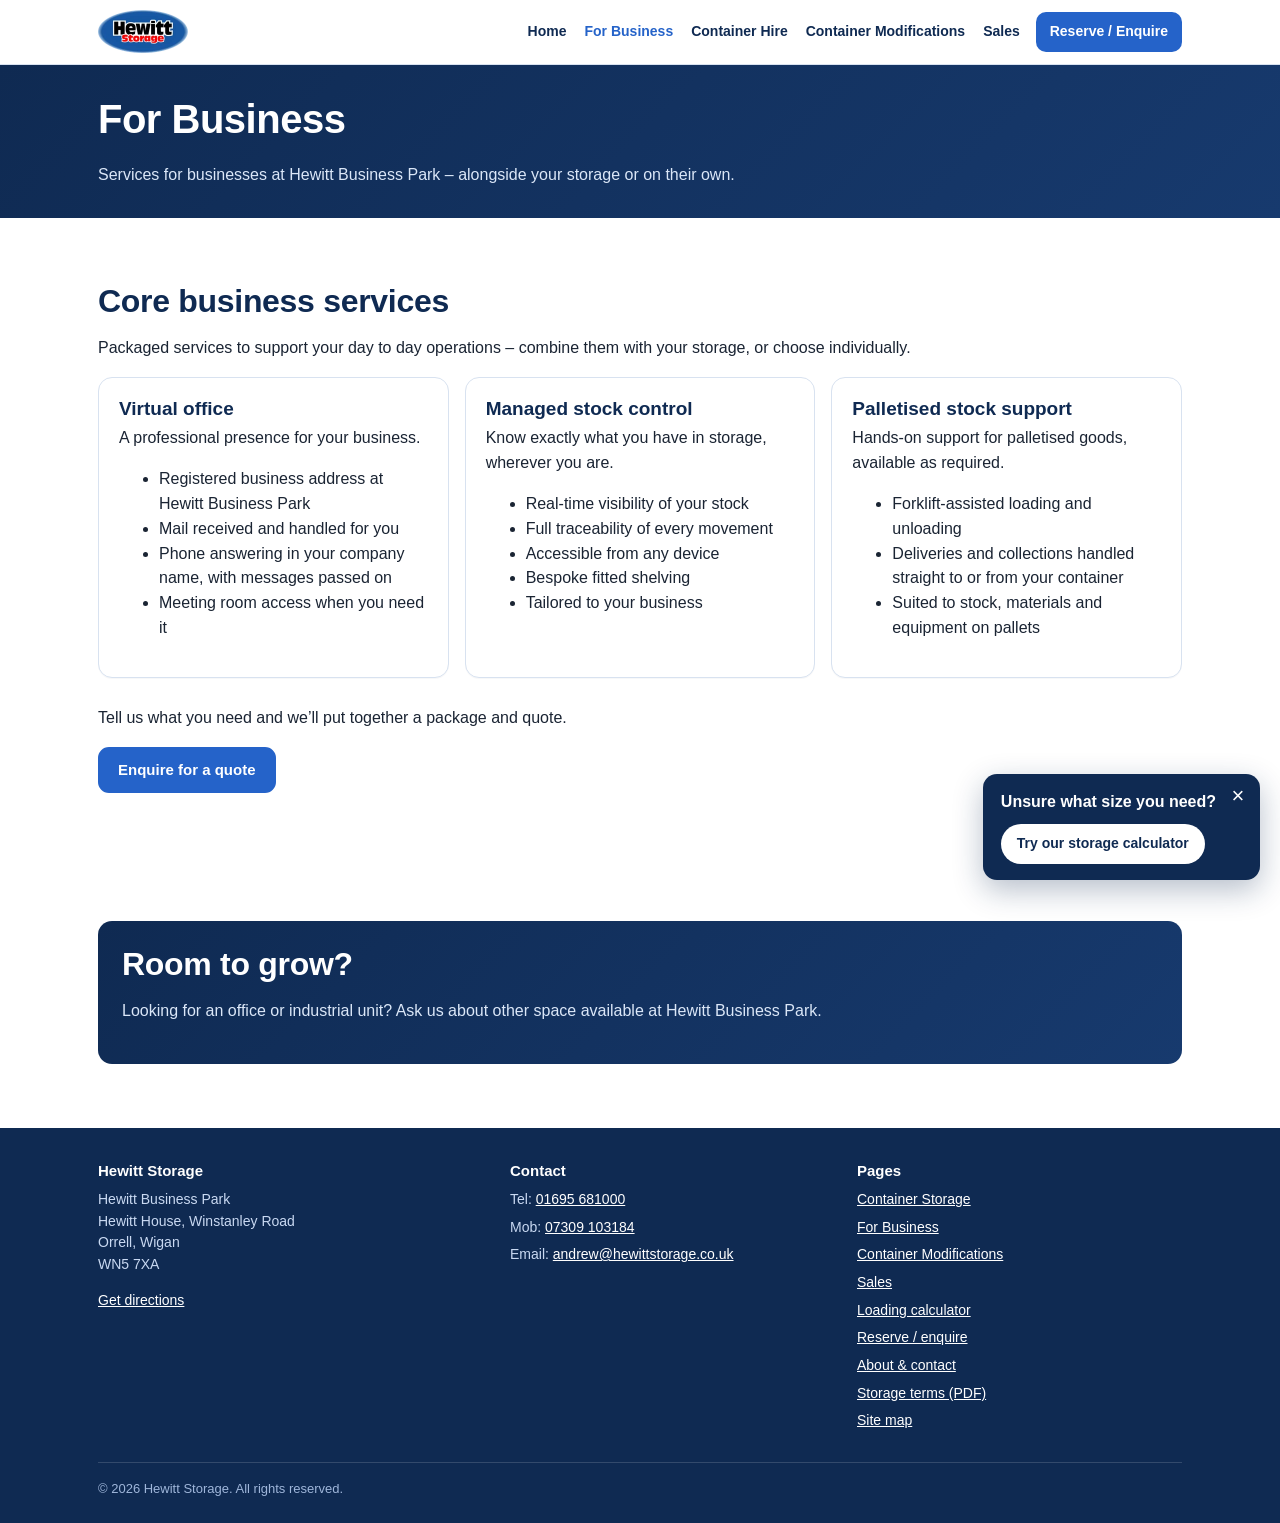
<file: business.htm>
<!doctype html>
<html lang="en-GB">
  <head>
    <meta charset="utf-8" />
    <meta name="viewport" content="width=device-width, initial-scale=1" />
    <!-- PREVIEW-ONLY: remove the next line before go-live (see GO-LIVE.md) -->
    <meta name="robots" content="noindex,nofollow">
    <!-- PREVIEW-ONLY -->
    <title>Business Services Orrell, Wigan | Hewitt Storage</title>
    <meta
      name="description"
      content="Core business services at Hewitt Business Park, Orrell, Wigan: virtual office, registered address, phone answering, HS Stock Manager stock control and palletised stock support."
    />
    <link rel="canonical" href="https://www.hewittstorage.co.uk/business.htm" />
    <meta name="theme-color" content="#0f2a52" />
    <meta property="og:type" content="website" />
    <meta property="og:site_name" content="Hewitt Storage" />
    <meta property="og:title" content="Business Services Orrell, Wigan | Hewitt Storage" />
    <meta
      property="og:description"
      content="Core business services at Hewitt Business Park, Orrell, Wigan: virtual office, registered address, phone answering, HS Stock Manager stock control and palletised stock support."
    />
    <meta property="og:url" content="https://www.hewittstorage.co.uk/business.htm" />
    <meta
      property="og:image"
      content="https://www.hewittstorage.co.uk/assets/img/container-row-1600.jpg"
    />
    <link rel="icon" href="assets/favicon.svg" type="image/svg+xml" />
    <style>
      :root {
        --navy: #0f2a52;
        --navy-2: #173a6e;
        --blue: #2563c9;
        --sky: #e8f0fb;
        --ink: #1a2433;
        --muted: #5b6b82;
        --line: #d8e2f0;
        --bg: #f6f9fd;
        --white: #fff;
        --radius: 14px;
        --wrap: 1120px;
        --shadow: 0 6px 24px rgba(15, 42, 82, 0.08);
      }
      * {
        box-sizing: border-box;
      }
      body {
        margin: 0;
        font-family:
          -apple-system, BlinkMacSystemFont, 'Segoe UI', Roboto, 'Helvetica Neue', Arial, sans-serif;
        color: var(--ink);
        background: var(--white);
        line-height: 1.55;
        font-size: 16px;
      }
      img {
        max-width: 100%;
        height: auto;
        display: block;
      }
      a {
        color: var(--blue);
      }
      .wrap {
        max-width: var(--wrap);
        margin: 0 auto;
        padding: 0 18px;
      }
      h1,
      h2,
      h3 {
        color: var(--navy);
        line-height: 1.2;
        margin: 0 0 0.5em;
      }
      h1 {
        font-size: clamp(28px, 6vw, 46px);
      }
      .site-head {
        background: #fff;
        border-bottom: 1px solid var(--line);
        position: sticky;
        top: 0;
        z-index: 50;
      }
      .site-head .wrap {
        display: flex;
        align-items: center;
        justify-content: space-between;
        gap: 12px;
        min-height: 64px;
      }
      .brand {
        display: flex;
        align-items: center;
        gap: 10px;
        text-decoration: none;
      }
      .brand img {
        height: 44px;
        width: auto;
      }
      .nav-toggle {
        border: 1px solid var(--line);
        background: #fff;
        border-radius: 10px;
        padding: 9px 12px;
        font: inherit;
        font-weight: 700;
        color: var(--navy);
        cursor: pointer;
        display: flex;
        align-items: center;
        gap: 8px;
      }
      .site-nav {
        display: none;
      }
      .btn {
        display: inline-flex;
        align-items: center;
        justify-content: center;
        font: inherit;
        font-weight: 700;
        font-size: 15px;
        text-decoration: none;
        border-radius: 11px;
        padding: 12px 18px;
        border: 2px solid var(--blue);
        background: var(--blue);
        color: #fff;
      }
      .hero {
        position: relative;
        color: #fff;
        background: var(--navy) center/cover no-repeat;
        isolation: isolate;
      }
      .hero::before {
        content: '';
        position: absolute;
        inset: 0;
        background: linear-gradient(
          180deg,
          rgba(15, 42, 82, 0.88),
          rgba(15, 42, 82, 0.78) 55%,
          rgba(15, 42, 82, 0.92)
        );
        z-index: -1;
      }
      .hero .wrap {
        padding-top: 38px;
        padding-bottom: 40px;
      }
      .hero h1 {
        color: #fff;
      }
      .page-hero {
        background: linear-gradient(135deg, var(--navy), var(--navy-2));
        color: #fff;
      }
      .page-hero .wrap {
        padding-top: 30px;
        padding-bottom: 30px;
      }
      .page-hero h1 {
        color: #fff;
        font-size: clamp(26px, 5vw, 40px);
      }
      .page-hero p {
        color: #dbe7f8;
        max-width: 700px;
        margin: 0;
      }
      .trust {
        background: var(--sky);
      }
      .skip {
        position: absolute;
        left: -999px;
      }
    </style>
    <link
      rel="stylesheet"
      href="assets/site.min.css?v=20261016c"
      media="print"
      onload="this.media = 'all'"
    />
    <noscript><link rel="stylesheet" href="assets/site.min.css?v=20261016c" /></noscript>
    <!-- Google Tag Manager (existing container GTM-TWHT2SN4). Only loads on hewittstorage.co.uk / hewprop.co.uk, so preview visits are not tracked. -->
    <script>
      if (/(^|\.)(hewittstorage|hewprop)\.co\.uk$/.test(location.hostname)) {
        (function (w, d, s, l, i) {
          w[l] = w[l] || [];
          w[l].push({ 'gtm.start': new Date().getTime(), event: 'gtm.js' });
          var f = d.getElementsByTagName(s)[0],
            j = d.createElement(s),
            dl = l != 'dataLayer' ? '&l=' + l : '';
          j.async = true;
          j.src = 'https://www.googletagmanager.com/gtm.js?id=' + i + dl;
          f.parentNode.insertBefore(j, f);
        })(window, document, 'script', 'dataLayer', 'GTM-TWHT2SN4');
      }
    </script>
  </head>
  <body>
    <a class="skip" href="#main">Skip to content</a>
    <header class="site-head">
      <div class="wrap">
        <a class="brand" href="index.htm"
          ><picture
            ><source type="image/webp" srcset="assets/img/hewitt-storage-logo-180.webp" />
            <img
              src="assets/img/hewitt-storage-logo.png"
              alt="Hewitt Storage"
              width="90"
              height="44" /></picture
        ></a>
        <button class="nav-toggle" type="button" aria-expanded="false" aria-controls="site-nav">
          <svg viewBox="0 0 20 20" aria-hidden="true">
            <path
              d="M3 5h14M3 10h14M3 15h14"
              stroke="currentColor"
              stroke-width="2"
              stroke-linecap="round"
            /></svg
          >Menu
        </button>
        <nav class="site-nav" id="site-nav" aria-label="Main">
          <ul>
            <li><a href="index.htm">Home</a></li>
            <li><a href="business.htm" aria-current="page">For Business</a></li>
            <li><a href="container-hire.htm">Container Hire</a></li>
            <li><a href="modifications.htm">Container Modifications</a></li>
            <li><a href="sales.htm">Sales</a></li>
            <li><a class="nav-cta" href="reserve.htm">Reserve / Enquire</a></li>
          </ul>
        </nav>
      </div>
    </header>
    <main id="main">
      <section class="page-hero">
        <div class="wrap">
          <h1>For Business</h1>
          <p>
            Services for businesses at Hewitt Business Park – alongside your storage or on their
            own.
          </p>
        </div>
      </section>
      <section class="block">
        <div class="wrap">
          <h2>Core business services</h2>
          <p class="lead">
            Packaged services to support your day to day operations – combine them with your
            storage, or choose individually.
          </p>
          <div class="grid c3 svc">
            <div class="card">
              <h3>Virtual office</h3>
              <p>A professional presence for your business.</p>
              <ul>
                <li>Registered business address at Hewitt Business Park</li>
                <li>Mail received and handled for you</li>
                <li>Phone answering in your company name, with messages passed on</li>
                <li>Meeting room access when you need it</li>
              </ul>
            </div>
            <div class="card">
              <h3>Managed stock control</h3>
              <p>Know exactly what you have in storage, wherever you are.</p>
              <ul>
                <li>Real-time visibility of your stock</li>
                <li>Full traceability of every movement</li>
                <li>Accessible from any device</li>
                <li>Bespoke fitted shelving</li>
                <li>Tailored to your business</li>
              </ul>
            </div>
            <div class="card">
              <h3>Palletised stock support</h3>
              <p>Hands-on support for palletised goods, available as required.</p>
              <ul>
                <li>Forklift-assisted loading and unloading</li>
                <li>Deliveries and collections handled straight to or from your container</li>
                <li>Suited to stock, materials and equipment on pallets</li>
              </ul>
            </div>
          </div>
          <p style="margin-top: 28px">
            Tell us what you need and we’ll put together a package and quote.
          </p>
          <div class="btns"><a class="btn" href="reserve.htm">Enquire for a quote</a></div>
        </div>
      </section>
      <section class="block">
        <div class="wrap">
          <div class="cta-band">
            <h2>Room to grow?</h2>
            <p>
              Looking for an office or industrial unit? Ask us about other space available at Hewitt
              Business Park.
            </p>
          </div>
        </div>
      </section>
    </main>
    <footer class="site-foot">
      <div class="wrap">
        <div class="foot-grid">
          <div>
            <h3>Hewitt Storage</h3>
            <p>
              Hewitt Business Park<br />Hewitt House, Winstanley Road<br />Orrell, Wigan<br />WN5
              7XA
            </p>
            <p>
              <a
                href="https://www.google.com/maps/search/?api=1&query=Hewitt+Business+Park+Winstanley+Road+Orrell+Wigan+WN5+7XA"
                rel="noopener"
                target="_blank"
                >Get directions</a
              >
            </p>
          </div>
          <div>
            <h3>Contact</h3>
            <ul>
              <li>Tel: <a href="tel:+441695681000">01695 681000</a></li>
              <li>Mob: <a href="tel:+447309103184">07309 103184</a></li>
              <li>
                Email: <a href="mailto:andrew@hewittstorage.co.uk">andrew@hewittstorage.co.uk</a>
              </li>
            </ul>
          </div>
          <div>
            <h3>Pages</h3>
            <ul>
              <li><a href="storage.htm">Container Storage</a></li>
              <li><a href="business.htm">For Business</a></li>
              <li><a href="modifications.htm">Container Modifications</a></li>
              <li><a href="sales.htm">Sales</a></li>
              <li><a href="storage-calculator.html?v=pborient">Loading calculator</a></li>
              <li><a href="reserve.htm">Reserve / enquire</a></li>
              <li><a href="about.htm">About &amp; contact</a></li>
              <li><a href="StorageTerms.pdf">Storage terms (PDF)</a></li>
              <li><a href="site-map.htm">Site map</a></li>
            </ul>
          </div>
        </div>
        <div class="foot-base">© 2026 Hewitt Storage. All rights reserved.</div>
      </div>
    </footer>
    <!-- Storage-calculator nudge (shown after 6s or 40% scroll; hidden 7 days once dismissed/clicked) -->
    <style>
      .calc-nudge {
        position: fixed;
        right: 20px;
        bottom: 20px;
        z-index: 70;
        max-width: 300px;
        background: var(--navy, #0f2a52);
        color: #fff;
        border-radius: 14px;
        box-shadow: 0 10px 30px rgba(15, 42, 82, 0.3);
        padding: 16px 44px 16px 18px;
        transform: translateY(140%);
        opacity: 0;
        visibility: hidden;
        transition:
          transform 0.45s ease,
          opacity 0.45s ease,
          visibility 0s 0.45s;
      }
      .calc-nudge.show {
        transform: none;
        opacity: 1;
        visibility: visible;
        transition:
          transform 0.45s ease,
          opacity 0.45s ease;
      }
      .calc-nudge p {
        margin: 0 0 10px;
        font-weight: 700;
        font-size: 16px;
        color: #fff;
      }
      .calc-nudge a.nudge-go {
        display: inline-block;
        background: #fff;
        color: var(--navy, #0f2a52);
        font-weight: 700;
        text-decoration: none;
        border-radius: 999px;
        padding: 9px 16px;
        font-size: 14px;
      }
      .calc-nudge a.nudge-go:hover,
      .calc-nudge a.nudge-go:focus {
        background: var(--sky, #e8f0fb);
      }
      .calc-nudge .nudge-x {
        position: absolute;
        top: 6px;
        right: 6px;
        width: 32px;
        height: 32px;
        border: 0;
        border-radius: 50%;
        background: transparent;
        color: #fff;
        font-size: 22px;
        line-height: 1;
        cursor: pointer;
      }
      .calc-nudge .nudge-x:hover,
      .calc-nudge .nudge-x:focus {
        background: rgba(255, 255, 255, 0.15);
      }
      @media (max-width: 899px) {
        .calc-nudge {
          left: 10px;
          right: 10px;
          bottom: calc(20px + env(safe-area-inset-bottom));
          max-width: none;
          padding: 10px 42px 10px 14px;
          display: flex;
          align-items: center;
          gap: 10px;
          justify-content: space-between;
        }
        .calc-nudge p {
          margin: 0;
          font-size: 14px;
        }
        .calc-nudge a.nudge-go {
          padding: 7px 12px;
          font-size: 13px;
          white-space: nowrap;
        }
      }
      @media (prefers-reduced-motion: reduce) {
        .calc-nudge,
        .calc-nudge.show {
          transition: none;
        }
      }
    </style>
    <aside
      class="calc-nudge"
      id="calc-nudge"
      role="complementary"
      aria-label="Storage calculator suggestion"
      hidden
    >
      <p>Unsure what size you need?</p>
      <a class="nudge-go" href="storage-calculator.html?v=pborient">Try our storage calculator</a>
      <button type="button" class="nudge-x" aria-label="Close storage calculator suggestion">
        &times;
      </button>
    </aside>
    <script>
      (function () {
        var K = 'hsCalcNudgeHideUntil_v2';
        var el = document.getElementById('calc-nudge');
        if (!el) return;
        try {
          if (+localStorage.getItem(K) > Date.now()) return;
        } catch (e) {}
        var shown = false;
        function hide7() {
          try {
            localStorage.setItem(K, String(Date.now() + 7 * 864e5));
          } catch (e) {}
        }
        function show() {
          if (shown) return;
          shown = true;
          el.hidden = false;
          requestAnimationFrame(function () {
            requestAnimationFrame(function () {
              el.classList.add('show');
            });
          });
          window.removeEventListener('scroll', onS);
        }
        function onS() {
          var h = document.documentElement.scrollHeight - innerHeight;
          if (h > 0 && scrollY / h >= 0.4) show();
        }
        setTimeout(show, 6000);
        window.addEventListener('scroll', onS, { passive: true });
        el.querySelector('.nudge-x').addEventListener('click', function () {
          hide7();
          el.classList.remove('show');
          setTimeout(function () {
            el.hidden = true;
          }, 460);
        });
        el.querySelector('.nudge-go').addEventListener('click', hide7);
        document.addEventListener('keydown', function (e) {
          if (e.key === 'Escape' && el.classList.contains('show')) {
            el.querySelector('.nudge-x').click();
          }
        });
      })();
    </script>
    <script src="assets/site.js" defer></script>
  </body>
</html>
</file>
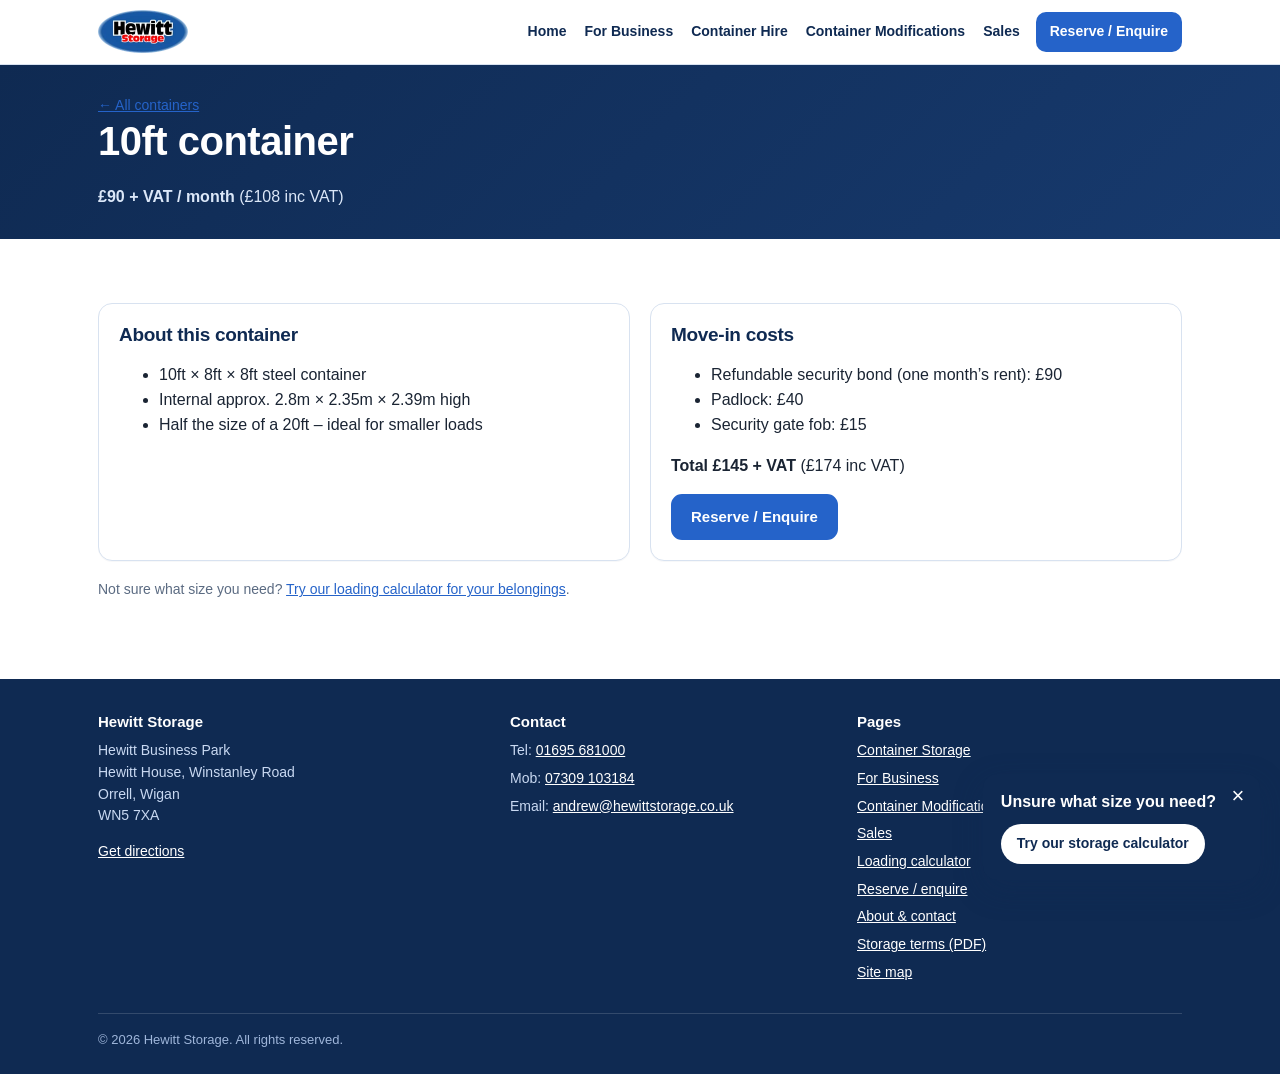
<file: container-10ft.htm>
<!doctype html>
<html lang="en-GB">
  <head>
    <meta charset="utf-8" />
    <meta name="viewport" content="width=device-width, initial-scale=1" />
    <!-- PREVIEW-ONLY: remove the next line before go-live (see GO-LIVE.md) -->
    <meta name="robots" content="noindex,nofollow">
    <!-- PREVIEW-ONLY -->
    <title>10ft Container Storage | Hewitt Storage, Orrell, Wigan</title>
    <meta
      name="description"
      content="10ft container storage at Hewitt Storage, Orrell, Wigan. £90 + VAT a month, private fob access, 24/7 remote monitoring."
    />
    <link rel="canonical" href="https://www.hewittstorage.co.uk/container-10ft.htm" />
    <meta name="theme-color" content="#0f2a52" />
    <meta property="og:type" content="website" />
    <meta property="og:site_name" content="Hewitt Storage" />
    <meta property="og:title" content="10ft Container Storage | Hewitt Storage, Orrell, Wigan" />
    <meta
      property="og:description"
      content="10ft container storage at Hewitt Storage, Orrell, Wigan. £90 + VAT a month, private fob access, 24/7 remote monitoring."
    />
    <meta property="og:url" content="https://www.hewittstorage.co.uk/container-10ft.htm" />
    <meta
      property="og:image"
      content="https://www.hewittstorage.co.uk/assets/img/container-row-1600.jpg"
    />
    <link rel="icon" href="assets/favicon.svg" type="image/svg+xml" />
    <style>
      :root {
        --navy: #0f2a52;
        --navy-2: #173a6e;
        --blue: #2563c9;
        --sky: #e8f0fb;
        --ink: #1a2433;
        --muted: #5b6b82;
        --line: #d8e2f0;
        --bg: #f6f9fd;
        --white: #fff;
        --radius: 14px;
        --wrap: 1120px;
        --shadow: 0 6px 24px rgba(15, 42, 82, 0.08);
      }
      * {
        box-sizing: border-box;
      }
      body {
        margin: 0;
        font-family:
          -apple-system, BlinkMacSystemFont, 'Segoe UI', Roboto, 'Helvetica Neue', Arial, sans-serif;
        color: var(--ink);
        background: var(--white);
        line-height: 1.55;
        font-size: 16px;
      }
      img {
        max-width: 100%;
        height: auto;
        display: block;
      }
      a {
        color: var(--blue);
      }
      .wrap {
        max-width: var(--wrap);
        margin: 0 auto;
        padding: 0 18px;
      }
      h1,
      h2,
      h3 {
        color: var(--navy);
        line-height: 1.2;
        margin: 0 0 0.5em;
      }
      h1 {
        font-size: clamp(28px, 6vw, 46px);
      }
      .site-head {
        background: #fff;
        border-bottom: 1px solid var(--line);
        position: sticky;
        top: 0;
        z-index: 50;
      }
      .site-head .wrap {
        display: flex;
        align-items: center;
        justify-content: space-between;
        gap: 12px;
        min-height: 64px;
      }
      .brand {
        display: flex;
        align-items: center;
        gap: 10px;
        text-decoration: none;
      }
      .brand img {
        height: 44px;
        width: auto;
      }
      .nav-toggle {
        border: 1px solid var(--line);
        background: #fff;
        border-radius: 10px;
        padding: 9px 12px;
        font: inherit;
        font-weight: 700;
        color: var(--navy);
        cursor: pointer;
        display: flex;
        align-items: center;
        gap: 8px;
      }
      .site-nav {
        display: none;
      }
      .btn {
        display: inline-flex;
        align-items: center;
        justify-content: center;
        font: inherit;
        font-weight: 700;
        font-size: 15px;
        text-decoration: none;
        border-radius: 11px;
        padding: 12px 18px;
        border: 2px solid var(--blue);
        background: var(--blue);
        color: #fff;
      }
      .hero {
        position: relative;
        color: #fff;
        background: var(--navy) center/cover no-repeat;
        isolation: isolate;
      }
      .hero::before {
        content: '';
        position: absolute;
        inset: 0;
        background: linear-gradient(
          180deg,
          rgba(15, 42, 82, 0.88),
          rgba(15, 42, 82, 0.78) 55%,
          rgba(15, 42, 82, 0.92)
        );
        z-index: -1;
      }
      .hero .wrap {
        padding-top: 38px;
        padding-bottom: 40px;
      }
      .hero h1 {
        color: #fff;
      }
      .page-hero {
        background: linear-gradient(135deg, var(--navy), var(--navy-2));
        color: #fff;
      }
      .page-hero .wrap {
        padding-top: 30px;
        padding-bottom: 30px;
      }
      .page-hero h1 {
        color: #fff;
        font-size: clamp(26px, 5vw, 40px);
      }
      .page-hero p {
        color: #dbe7f8;
        max-width: 700px;
        margin: 0;
      }
      .trust {
        background: var(--sky);
      }
      .skip {
        position: absolute;
        left: -999px;
      }
    </style>
    <link
      rel="stylesheet"
      href="assets/site.min.css?v=20261016c"
      media="print"
      onload="this.media = 'all'"
    />
    <noscript><link rel="stylesheet" href="assets/site.min.css?v=20261016c" /></noscript>
    <!-- Google Tag Manager (existing container GTM-TWHT2SN4). Only loads on hewittstorage.co.uk / hewprop.co.uk, so preview visits are not tracked. -->
    <script>
      if (/(^|\.)(hewittstorage|hewprop)\.co\.uk$/.test(location.hostname)) {
        (function (w, d, s, l, i) {
          w[l] = w[l] || [];
          w[l].push({ 'gtm.start': new Date().getTime(), event: 'gtm.js' });
          var f = d.getElementsByTagName(s)[0],
            j = d.createElement(s),
            dl = l != 'dataLayer' ? '&l=' + l : '';
          j.async = true;
          j.src = 'https://www.googletagmanager.com/gtm.js?id=' + i + dl;
          f.parentNode.insertBefore(j, f);
        })(window, document, 'script', 'dataLayer', 'GTM-TWHT2SN4');
      }
    </script>
  </head>
  <body>
    <a class="skip" href="#main">Skip to content</a>
    <header class="site-head">
      <div class="wrap">
        <a class="brand" href="index.htm"
          ><picture
            ><source type="image/webp" srcset="assets/img/hewitt-storage-logo-180.webp" />
            <img
              src="assets/img/hewitt-storage-logo.png"
              alt="Hewitt Storage"
              width="90"
              height="44" /></picture
        ></a>
        <button class="nav-toggle" type="button" aria-expanded="false" aria-controls="site-nav">
          <svg viewBox="0 0 20 20" aria-hidden="true">
            <path
              d="M3 5h14M3 10h14M3 15h14"
              stroke="currentColor"
              stroke-width="2"
              stroke-linecap="round"
            /></svg
          >Menu
        </button>
        <nav class="site-nav" id="site-nav" aria-label="Main">
          <ul>
            <li><a href="index.htm">Home</a></li>
            <li><a href="business.htm">For Business</a></li>
            <li><a href="container-hire.htm">Container Hire</a></li>
            <li><a href="modifications.htm">Container Modifications</a></li>
            <li><a href="sales.htm">Sales</a></li>
            <li><a class="nav-cta" href="reserve.htm">Reserve / Enquire</a></li>
          </ul>
        </nav>
      </div>
    </header>
    <main id="main">
      <section class="page-hero">
        <div class="wrap">
          <p class="small"><a href="index.htm#prices">&larr; All containers</a></p>
          <h1>10ft container</h1>
          <p class="lead"><strong>£90 + VAT / month</strong> (£108 inc VAT)</p>
        </div>
      </section>
      <section class="block">
        <div class="wrap">
          <div class="grid c2">
            <div class="card">
              <h2 class="h3">About this container</h2>
              <ul>
                <li>10ft × 8ft × 8ft steel container</li>
                <li>Internal approx. 2.8m × 2.35m × 2.39m high</li>
                <li>Half the size of a 20ft – ideal for smaller loads</li>
              </ul>
            </div>
            <div class="card">
              <h2 class="h3">Move-in costs</h2>
              <ul>
                <li>Refundable security bond (one month’s rent): £90</li>
                <li>Padlock: £40</li>
                <li>Security gate fob: £15</li>
              </ul>
              <p><strong>Total £145 + VAT</strong> (£174 inc VAT)</p>
              <a class="btn" href="reserve.htm?unit=10ft">Reserve / Enquire</a>
            </div>
          </div>
          <p class="small muted price-note" style="margin-top: 18px">
            Not sure what size you need?
            <a href="storage-calculator.html?v=pborient"
              >Try our loading calculator for your belongings</a
            >.
          </p>
        </div>
      </section>
    </main>
    <footer class="site-foot">
      <div class="wrap">
        <div class="foot-grid">
          <div>
            <h3>Hewitt Storage</h3>
            <p>
              Hewitt Business Park<br />Hewitt House, Winstanley Road<br />Orrell, Wigan<br />WN5
              7XA
            </p>
            <p>
              <a
                href="https://www.google.com/maps/search/?api=1&query=Hewitt+Business+Park+Winstanley+Road+Orrell+Wigan+WN5+7XA"
                rel="noopener"
                target="_blank"
                >Get directions</a
              >
            </p>
          </div>
          <div>
            <h3>Contact</h3>
            <ul>
              <li>Tel: <a href="tel:+441695681000">01695 681000</a></li>
              <li>Mob: <a href="tel:+447309103184">07309 103184</a></li>
              <li>
                Email: <a href="mailto:andrew@hewittstorage.co.uk">andrew@hewittstorage.co.uk</a>
              </li>
            </ul>
          </div>
          <div>
            <h3>Pages</h3>
            <ul>
              <li><a href="storage.htm">Container Storage</a></li>
              <li><a href="business.htm">For Business</a></li>
              <li><a href="modifications.htm">Container Modifications</a></li>
              <li><a href="sales.htm">Sales</a></li>
              <li><a href="storage-calculator.html?v=pborient">Loading calculator</a></li>
              <li><a href="reserve.htm">Reserve / enquire</a></li>
              <li><a href="about.htm">About &amp; contact</a></li>
              <li><a href="StorageTerms.pdf">Storage terms (PDF)</a></li>
              <li><a href="site-map.htm">Site map</a></li>
            </ul>
          </div>
        </div>
        <div class="foot-base">© 2026 Hewitt Storage. All rights reserved.</div>
      </div>
    </footer>
    <!-- Storage-calculator nudge (shown after 6s or 40% scroll; hidden 7 days once dismissed/clicked) -->
    <style>
      .calc-nudge {
        position: fixed;
        right: 20px;
        bottom: 20px;
        z-index: 70;
        max-width: 300px;
        background: var(--navy, #0f2a52);
        color: #fff;
        border-radius: 14px;
        box-shadow: 0 10px 30px rgba(15, 42, 82, 0.3);
        padding: 16px 44px 16px 18px;
        transform: translateY(140%);
        opacity: 0;
        visibility: hidden;
        transition:
          transform 0.45s ease,
          opacity 0.45s ease,
          visibility 0s 0.45s;
      }
      .calc-nudge.show {
        transform: none;
        opacity: 1;
        visibility: visible;
        transition:
          transform 0.45s ease,
          opacity 0.45s ease;
      }
      .calc-nudge p {
        margin: 0 0 10px;
        font-weight: 700;
        font-size: 16px;
        color: #fff;
      }
      .calc-nudge a.nudge-go {
        display: inline-block;
        background: #fff;
        color: var(--navy, #0f2a52);
        font-weight: 700;
        text-decoration: none;
        border-radius: 999px;
        padding: 9px 16px;
        font-size: 14px;
      }
      .calc-nudge a.nudge-go:hover,
      .calc-nudge a.nudge-go:focus {
        background: var(--sky, #e8f0fb);
      }
      .calc-nudge .nudge-x {
        position: absolute;
        top: 6px;
        right: 6px;
        width: 32px;
        height: 32px;
        border: 0;
        border-radius: 50%;
        background: transparent;
        color: #fff;
        font-size: 22px;
        line-height: 1;
        cursor: pointer;
      }
      .calc-nudge .nudge-x:hover,
      .calc-nudge .nudge-x:focus {
        background: rgba(255, 255, 255, 0.15);
      }
      @media (max-width: 899px) {
        .calc-nudge {
          left: 10px;
          right: 10px;
          bottom: calc(20px + env(safe-area-inset-bottom));
          max-width: none;
          padding: 10px 42px 10px 14px;
          display: flex;
          align-items: center;
          gap: 10px;
          justify-content: space-between;
        }
        .calc-nudge p {
          margin: 0;
          font-size: 14px;
        }
        .calc-nudge a.nudge-go {
          padding: 7px 12px;
          font-size: 13px;
          white-space: nowrap;
        }
      }
      @media (prefers-reduced-motion: reduce) {
        .calc-nudge,
        .calc-nudge.show {
          transition: none;
        }
      }
    </style>
    <aside
      class="calc-nudge"
      id="calc-nudge"
      role="complementary"
      aria-label="Storage calculator suggestion"
      hidden
    >
      <p>Unsure what size you need?</p>
      <a class="nudge-go" href="storage-calculator.html?v=pborient">Try our storage calculator</a>
      <button type="button" class="nudge-x" aria-label="Close storage calculator suggestion">
        &times;
      </button>
    </aside>
    <script>
      (function () {
        var K = 'hsCalcNudgeHideUntil_v2';
        var el = document.getElementById('calc-nudge');
        if (!el) return;
        try {
          if (+localStorage.getItem(K) > Date.now()) return;
        } catch (e) {}
        var shown = false;
        function hide7() {
          try {
            localStorage.setItem(K, String(Date.now() + 7 * 864e5));
          } catch (e) {}
        }
        function show() {
          if (shown) return;
          shown = true;
          el.hidden = false;
          requestAnimationFrame(function () {
            requestAnimationFrame(function () {
              el.classList.add('show');
            });
          });
          window.removeEventListener('scroll', onS);
        }
        function onS() {
          var h = document.documentElement.scrollHeight - innerHeight;
          if (h > 0 && scrollY / h >= 0.4) show();
        }
        setTimeout(show, 6000);
        window.addEventListener('scroll', onS, { passive: true });
        el.querySelector('.nudge-x').addEventListener('click', function () {
          hide7();
          el.classList.remove('show');
          setTimeout(function () {
            el.hidden = true;
          }, 460);
        });
        el.querySelector('.nudge-go').addEventListener('click', hide7);
        document.addEventListener('keydown', function (e) {
          if (e.key === 'Escape' && el.classList.contains('show')) {
            el.querySelector('.nudge-x').click();
          }
        });
      })();
    </script>
    <script src="assets/site.js" defer></script>
  </body>
</html>
</file>
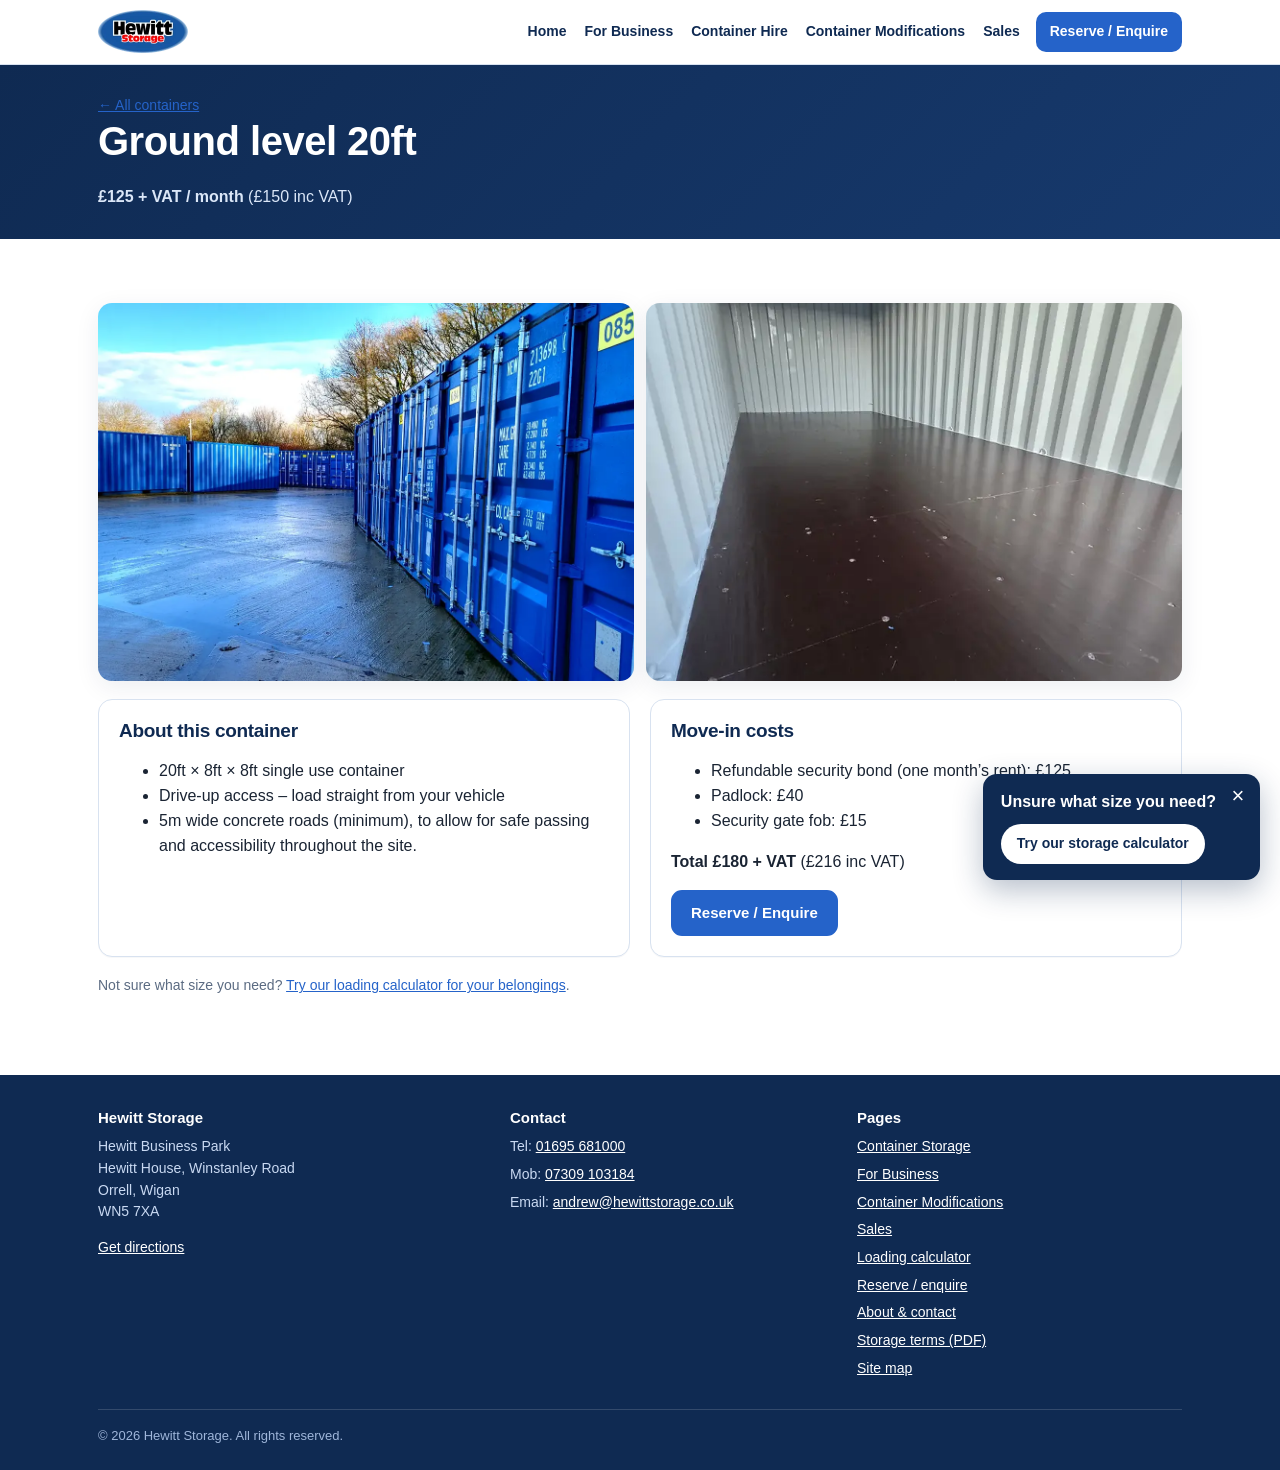
<file: container-20ft-ground.htm>
<!doctype html>
<html lang="en-GB">
  <head>
    <meta charset="utf-8" />
    <meta name="viewport" content="width=device-width, initial-scale=1" />
    <!-- PREVIEW-ONLY: remove the next line before go-live (see GO-LIVE.md) -->
    <meta name="robots" content="noindex,nofollow">
    <!-- PREVIEW-ONLY -->
    <title>20ft Ground Level Container Storage | Hewitt Storage, Orrell, Wigan</title>
    <meta
      name="description"
      content="Ground level 20ft storage at Hewitt Storage, Orrell, Wigan. £125 + VAT a month, private fob access, 24/7 remote monitoring."
    />
    <link rel="canonical" href="https://www.hewittstorage.co.uk/container-20ft-ground.htm" />
    <meta name="theme-color" content="#0f2a52" />
    <meta property="og:type" content="website" />
    <meta property="og:site_name" content="Hewitt Storage" />
    <meta
      property="og:title"
      content="20ft Ground Level Container Storage | Hewitt Storage, Orrell, Wigan"
    />
    <meta
      property="og:description"
      content="Ground level 20ft storage at Hewitt Storage, Orrell, Wigan. £125 + VAT a month, private fob access, 24/7 remote monitoring."
    />
    <meta property="og:url" content="https://www.hewittstorage.co.uk/container-20ft-ground.htm" />
    <meta
      property="og:image"
      content="https://www.hewittstorage.co.uk/assets/img/container-row-1600.jpg"
    />
    <link rel="icon" href="assets/favicon.svg" type="image/svg+xml" />
    <style>
      :root {
        --navy: #0f2a52;
        --navy-2: #173a6e;
        --blue: #2563c9;
        --sky: #e8f0fb;
        --ink: #1a2433;
        --muted: #5b6b82;
        --line: #d8e2f0;
        --bg: #f6f9fd;
        --white: #fff;
        --radius: 14px;
        --wrap: 1120px;
        --shadow: 0 6px 24px rgba(15, 42, 82, 0.08);
      }
      * {
        box-sizing: border-box;
      }
      body {
        margin: 0;
        font-family:
          -apple-system, BlinkMacSystemFont, 'Segoe UI', Roboto, 'Helvetica Neue', Arial, sans-serif;
        color: var(--ink);
        background: var(--white);
        line-height: 1.55;
        font-size: 16px;
      }
      img {
        max-width: 100%;
        height: auto;
        display: block;
      }
      a {
        color: var(--blue);
      }
      .wrap {
        max-width: var(--wrap);
        margin: 0 auto;
        padding: 0 18px;
      }
      h1,
      h2,
      h3 {
        color: var(--navy);
        line-height: 1.2;
        margin: 0 0 0.5em;
      }
      h1 {
        font-size: clamp(28px, 6vw, 46px);
      }
      .site-head {
        background: #fff;
        border-bottom: 1px solid var(--line);
        position: sticky;
        top: 0;
        z-index: 50;
      }
      .site-head .wrap {
        display: flex;
        align-items: center;
        justify-content: space-between;
        gap: 12px;
        min-height: 64px;
      }
      .brand {
        display: flex;
        align-items: center;
        gap: 10px;
        text-decoration: none;
      }
      .brand img {
        height: 44px;
        width: auto;
      }
      .nav-toggle {
        border: 1px solid var(--line);
        background: #fff;
        border-radius: 10px;
        padding: 9px 12px;
        font: inherit;
        font-weight: 700;
        color: var(--navy);
        cursor: pointer;
        display: flex;
        align-items: center;
        gap: 8px;
      }
      .site-nav {
        display: none;
      }
      .btn {
        display: inline-flex;
        align-items: center;
        justify-content: center;
        font: inherit;
        font-weight: 700;
        font-size: 15px;
        text-decoration: none;
        border-radius: 11px;
        padding: 12px 18px;
        border: 2px solid var(--blue);
        background: var(--blue);
        color: #fff;
      }
      .hero {
        position: relative;
        color: #fff;
        background: var(--navy) center/cover no-repeat;
        isolation: isolate;
      }
      .hero::before {
        content: '';
        position: absolute;
        inset: 0;
        background: linear-gradient(
          180deg,
          rgba(15, 42, 82, 0.88),
          rgba(15, 42, 82, 0.78) 55%,
          rgba(15, 42, 82, 0.92)
        );
        z-index: -1;
      }
      .hero .wrap {
        padding-top: 38px;
        padding-bottom: 40px;
      }
      .hero h1 {
        color: #fff;
      }
      .page-hero {
        background: linear-gradient(135deg, var(--navy), var(--navy-2));
        color: #fff;
      }
      .page-hero .wrap {
        padding-top: 30px;
        padding-bottom: 30px;
      }
      .page-hero h1 {
        color: #fff;
        font-size: clamp(26px, 5vw, 40px);
      }
      .page-hero p {
        color: #dbe7f8;
        max-width: 700px;
        margin: 0;
      }
      .trust {
        background: var(--sky);
      }
      .skip {
        position: absolute;
        left: -999px;
      }
    </style>
    <link
      rel="stylesheet"
      href="assets/site.min.css?v=20261016c"
      media="print"
      onload="this.media = 'all'"
    />
    <noscript><link rel="stylesheet" href="assets/site.min.css?v=20261016c" /></noscript>
    <!-- Google Tag Manager (existing container GTM-TWHT2SN4). Only loads on hewittstorage.co.uk / hewprop.co.uk, so preview visits are not tracked. -->
    <script>
      if (/(^|\.)(hewittstorage|hewprop)\.co\.uk$/.test(location.hostname)) {
        (function (w, d, s, l, i) {
          w[l] = w[l] || [];
          w[l].push({ 'gtm.start': new Date().getTime(), event: 'gtm.js' });
          var f = d.getElementsByTagName(s)[0],
            j = d.createElement(s),
            dl = l != 'dataLayer' ? '&l=' + l : '';
          j.async = true;
          j.src = 'https://www.googletagmanager.com/gtm.js?id=' + i + dl;
          f.parentNode.insertBefore(j, f);
        })(window, document, 'script', 'dataLayer', 'GTM-TWHT2SN4');
      }
    </script>
  </head>
  <body>
    <a class="skip" href="#main">Skip to content</a>
    <header class="site-head">
      <div class="wrap">
        <a class="brand" href="index.htm"
          ><picture
            ><source type="image/webp" srcset="assets/img/hewitt-storage-logo-180.webp" />
            <img
              src="assets/img/hewitt-storage-logo.png"
              alt="Hewitt Storage"
              width="90"
              height="44" /></picture
        ></a>
        <button class="nav-toggle" type="button" aria-expanded="false" aria-controls="site-nav">
          <svg viewBox="0 0 20 20" aria-hidden="true">
            <path
              d="M3 5h14M3 10h14M3 15h14"
              stroke="currentColor"
              stroke-width="2"
              stroke-linecap="round"
            /></svg
          >Menu
        </button>
        <nav class="site-nav" id="site-nav" aria-label="Main">
          <ul>
            <li><a href="index.htm">Home</a></li>
            <li><a href="business.htm">For Business</a></li>
            <li><a href="container-hire.htm">Container Hire</a></li>
            <li><a href="modifications.htm">Container Modifications</a></li>
            <li><a href="sales.htm">Sales</a></li>
            <li><a class="nav-cta" href="reserve.htm">Reserve / Enquire</a></li>
          </ul>
        </nav>
      </div>
    </header>
    <main id="main">
      <section class="page-hero">
        <div class="wrap">
          <p class="small"><a href="index.htm#prices">&larr; All containers</a></p>
          <h1>Ground level 20ft</h1>
          <p class="lead"><strong>£125 + VAT / month</strong> (£150 inc VAT)</p>
        </div>
      </section>
      <section class="block">
        <div class="wrap">
          <div class="photo-mix">
            <img
              class="unit-photo"
              src="assets/img/ground-level-row.webp"
              srcset="
                assets/img/ground-level-row-800.webp  800w,
                assets/img/ground-level-row.webp     1400w
              "
              sizes="(max-width:699px) 100vw, 900px"
              alt="Row of blue ground level 20ft storage containers beside a wide concrete road"
              width="1400"
              height="788"
              loading="eager"
              decoding="async"
              fetchpriority="high"
            /><img
              class="unit-photo"
              src="assets/img/ground-level-interior.webp"
              alt="Clean interior of a 20ft container with a hardwood floor"
              width="700"
              height="933"
              loading="lazy"
              decoding="async"
            />
          </div>
          <div class="grid c2">
            <div class="card">
              <h2 class="h3">About this container</h2>
              <ul>
                <li>20ft × 8ft × 8ft single use container</li>
                <li>Drive-up access – load straight from your vehicle</li>
                <li>
                  5m wide concrete roads (minimum), to allow for safe passing and accessibility
                  throughout the site.
                </li>
              </ul>
            </div>
            <div class="card">
              <h2 class="h3">Move-in costs</h2>
              <ul>
                <li>Refundable security bond (one month’s rent): £125</li>
                <li>Padlock: £40</li>
                <li>Security gate fob: £15</li>
              </ul>
              <p><strong>Total £180 + VAT</strong> (£216 inc VAT)</p>
              <a class="btn" href="reserve.htm?unit=ground">Reserve / Enquire</a>
            </div>
          </div>
          <p class="small muted price-note" style="margin-top: 18px">
            Not sure what size you need?
            <a href="storage-calculator.html?v=pborient"
              >Try our loading calculator for your belongings</a
            >.
          </p>
        </div>
      </section>
    </main>
    <footer class="site-foot">
      <div class="wrap">
        <div class="foot-grid">
          <div>
            <h3>Hewitt Storage</h3>
            <p>
              Hewitt Business Park<br />Hewitt House, Winstanley Road<br />Orrell, Wigan<br />WN5
              7XA
            </p>
            <p>
              <a
                href="https://www.google.com/maps/search/?api=1&query=Hewitt+Business+Park+Winstanley+Road+Orrell+Wigan+WN5+7XA"
                rel="noopener"
                target="_blank"
                >Get directions</a
              >
            </p>
          </div>
          <div>
            <h3>Contact</h3>
            <ul>
              <li>Tel: <a href="tel:+441695681000">01695 681000</a></li>
              <li>Mob: <a href="tel:+447309103184">07309 103184</a></li>
              <li>
                Email: <a href="mailto:andrew@hewittstorage.co.uk">andrew@hewittstorage.co.uk</a>
              </li>
            </ul>
          </div>
          <div>
            <h3>Pages</h3>
            <ul>
              <li><a href="storage.htm">Container Storage</a></li>
              <li><a href="business.htm">For Business</a></li>
              <li><a href="modifications.htm">Container Modifications</a></li>
              <li><a href="sales.htm">Sales</a></li>
              <li><a href="storage-calculator.html?v=pborient">Loading calculator</a></li>
              <li><a href="reserve.htm">Reserve / enquire</a></li>
              <li><a href="about.htm">About &amp; contact</a></li>
              <li><a href="StorageTerms.pdf">Storage terms (PDF)</a></li>
              <li><a href="site-map.htm">Site map</a></li>
            </ul>
          </div>
        </div>
        <div class="foot-base">© 2026 Hewitt Storage. All rights reserved.</div>
      </div>
    </footer>
    <!-- Storage-calculator nudge (shown after 6s or 40% scroll; hidden 7 days once dismissed/clicked) -->
    <style>
      .calc-nudge {
        position: fixed;
        right: 20px;
        bottom: 20px;
        z-index: 70;
        max-width: 300px;
        background: var(--navy, #0f2a52);
        color: #fff;
        border-radius: 14px;
        box-shadow: 0 10px 30px rgba(15, 42, 82, 0.3);
        padding: 16px 44px 16px 18px;
        transform: translateY(140%);
        opacity: 0;
        visibility: hidden;
        transition:
          transform 0.45s ease,
          opacity 0.45s ease,
          visibility 0s 0.45s;
      }
      .calc-nudge.show {
        transform: none;
        opacity: 1;
        visibility: visible;
        transition:
          transform 0.45s ease,
          opacity 0.45s ease;
      }
      .calc-nudge p {
        margin: 0 0 10px;
        font-weight: 700;
        font-size: 16px;
        color: #fff;
      }
      .calc-nudge a.nudge-go {
        display: inline-block;
        background: #fff;
        color: var(--navy, #0f2a52);
        font-weight: 700;
        text-decoration: none;
        border-radius: 999px;
        padding: 9px 16px;
        font-size: 14px;
      }
      .calc-nudge a.nudge-go:hover,
      .calc-nudge a.nudge-go:focus {
        background: var(--sky, #e8f0fb);
      }
      .calc-nudge .nudge-x {
        position: absolute;
        top: 6px;
        right: 6px;
        width: 32px;
        height: 32px;
        border: 0;
        border-radius: 50%;
        background: transparent;
        color: #fff;
        font-size: 22px;
        line-height: 1;
        cursor: pointer;
      }
      .calc-nudge .nudge-x:hover,
      .calc-nudge .nudge-x:focus {
        background: rgba(255, 255, 255, 0.15);
      }
      @media (max-width: 899px) {
        .calc-nudge {
          left: 10px;
          right: 10px;
          bottom: calc(20px + env(safe-area-inset-bottom));
          max-width: none;
          padding: 10px 42px 10px 14px;
          display: flex;
          align-items: center;
          gap: 10px;
          justify-content: space-between;
        }
        .calc-nudge p {
          margin: 0;
          font-size: 14px;
        }
        .calc-nudge a.nudge-go {
          padding: 7px 12px;
          font-size: 13px;
          white-space: nowrap;
        }
      }
      @media (prefers-reduced-motion: reduce) {
        .calc-nudge,
        .calc-nudge.show {
          transition: none;
        }
      }
    </style>
    <aside
      class="calc-nudge"
      id="calc-nudge"
      role="complementary"
      aria-label="Storage calculator suggestion"
      hidden
    >
      <p>Unsure what size you need?</p>
      <a class="nudge-go" href="storage-calculator.html?v=pborient">Try our storage calculator</a>
      <button type="button" class="nudge-x" aria-label="Close storage calculator suggestion">
        &times;
      </button>
    </aside>
    <script>
      (function () {
        var K = 'hsCalcNudgeHideUntil_v2';
        var el = document.getElementById('calc-nudge');
        if (!el) return;
        try {
          if (+localStorage.getItem(K) > Date.now()) return;
        } catch (e) {}
        var shown = false;
        function hide7() {
          try {
            localStorage.setItem(K, String(Date.now() + 7 * 864e5));
          } catch (e) {}
        }
        function show() {
          if (shown) return;
          shown = true;
          el.hidden = false;
          requestAnimationFrame(function () {
            requestAnimationFrame(function () {
              el.classList.add('show');
            });
          });
          window.removeEventListener('scroll', onS);
        }
        function onS() {
          var h = document.documentElement.scrollHeight - innerHeight;
          if (h > 0 && scrollY / h >= 0.4) show();
        }
        setTimeout(show, 6000);
        window.addEventListener('scroll', onS, { passive: true });
        el.querySelector('.nudge-x').addEventListener('click', function () {
          hide7();
          el.classList.remove('show');
          setTimeout(function () {
            el.hidden = true;
          }, 460);
        });
        el.querySelector('.nudge-go').addEventListener('click', hide7);
        document.addEventListener('keydown', function (e) {
          if (e.key === 'Escape' && el.classList.contains('show')) {
            el.querySelector('.nudge-x').click();
          }
        });
      })();
    </script>
    <script src="assets/site.js" defer></script>
  </body>
</html>
</file>
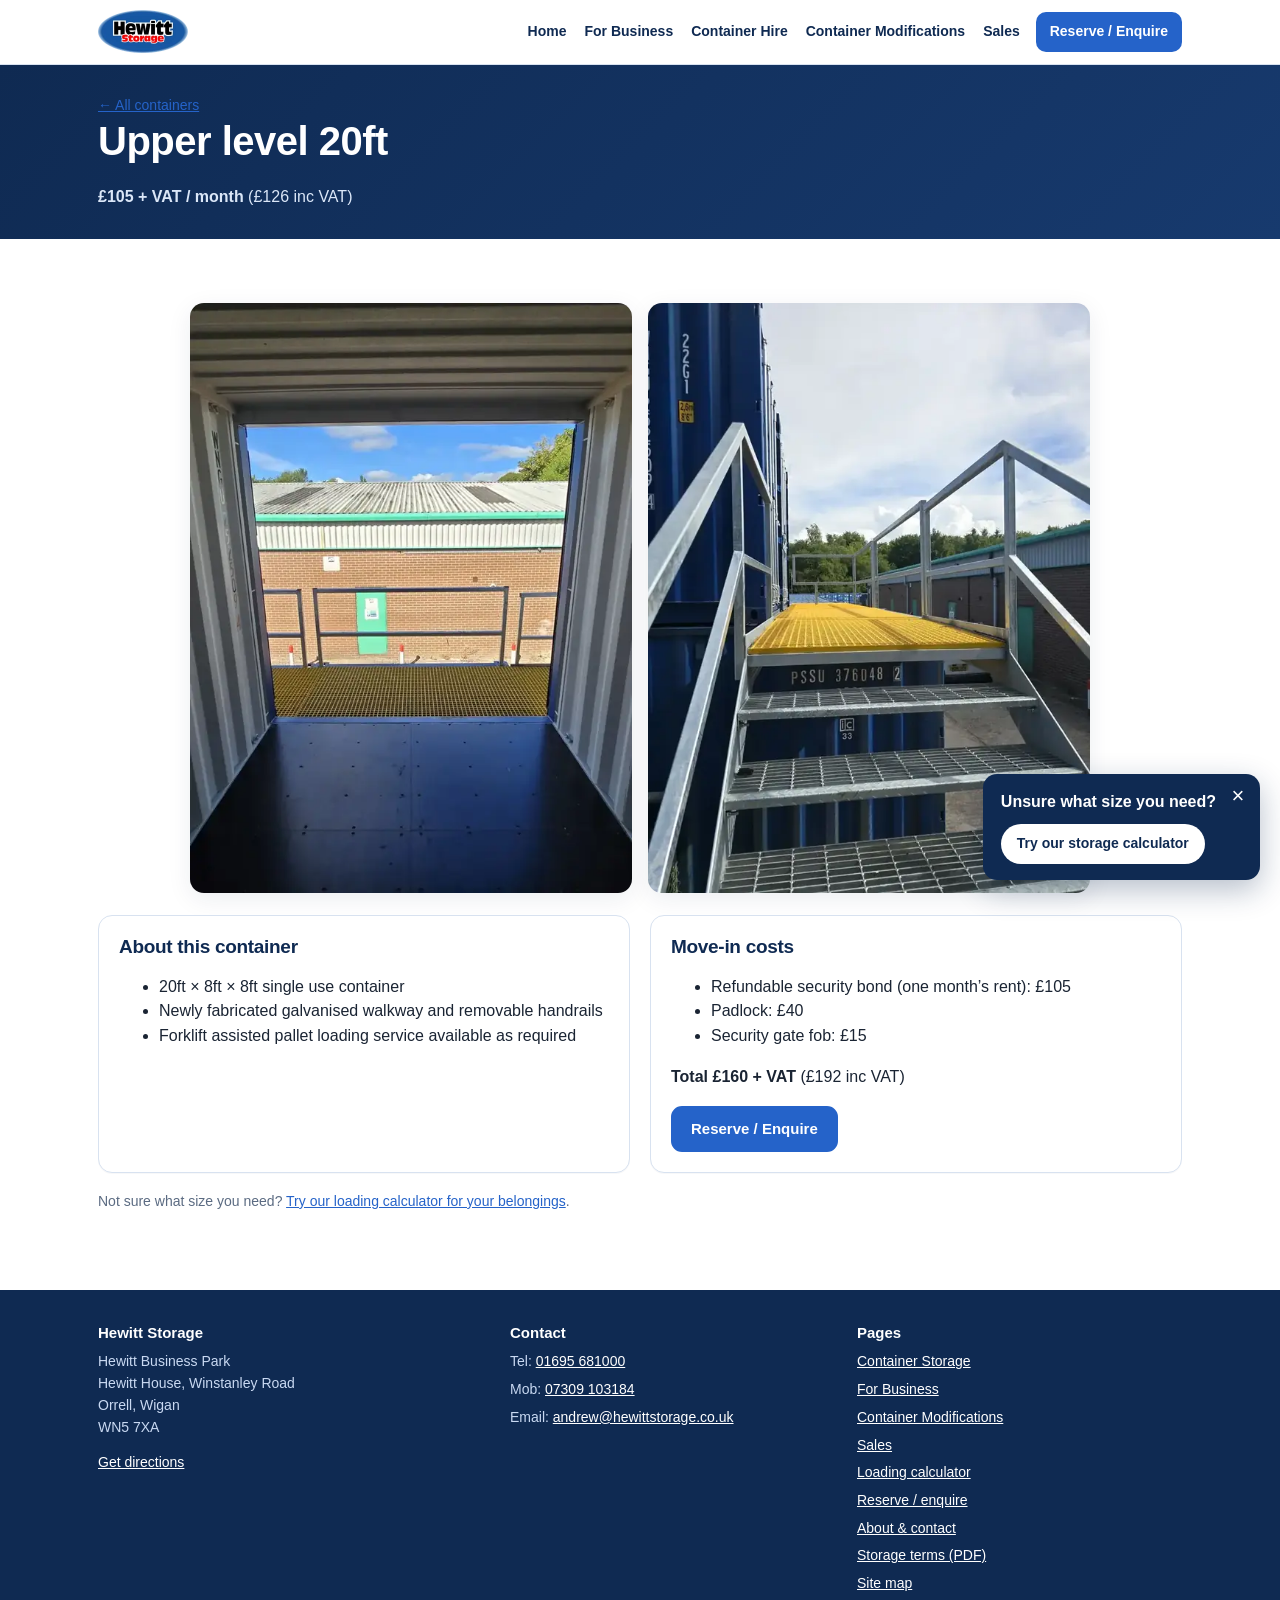
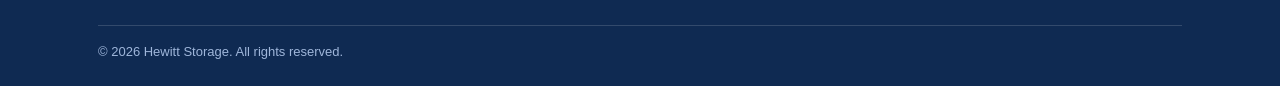
<file: container-20ft-upper-level.htm>
<!doctype html>
<html lang="en-GB">
  <head>
    <meta charset="utf-8" />
    <meta name="viewport" content="width=device-width, initial-scale=1" />
    <!-- PREVIEW-ONLY: remove the next line before go-live (see GO-LIVE.md) -->
    <meta name="robots" content="noindex,nofollow">
    <!-- PREVIEW-ONLY -->
    <title>20ft Upper Level Container Storage | Hewitt Storage, Orrell, Wigan</title>
    <meta
      name="description"
      content="Upper level 20ft storage at Hewitt Storage, Orrell, Wigan. £105 + VAT a month, private fob access, 24/7 remote monitoring."
    />
    <link rel="canonical" href="https://www.hewittstorage.co.uk/container-20ft-upper-level.htm" />
    <meta name="theme-color" content="#0f2a52" />
    <meta property="og:type" content="website" />
    <meta property="og:site_name" content="Hewitt Storage" />
    <meta
      property="og:title"
      content="20ft Upper Level Container Storage | Hewitt Storage, Orrell, Wigan"
    />
    <meta
      property="og:description"
      content="Upper level 20ft storage at Hewitt Storage, Orrell, Wigan. £105 + VAT a month, private fob access, 24/7 remote monitoring."
    />
    <meta
      property="og:url"
      content="https://www.hewittstorage.co.uk/container-20ft-upper-level.htm"
    />
    <meta
      property="og:image"
      content="https://www.hewittstorage.co.uk/assets/img/container-row-1600.jpg"
    />
    <link rel="icon" href="assets/favicon.svg" type="image/svg+xml" />
    <style>
      :root {
        --navy: #0f2a52;
        --navy-2: #173a6e;
        --blue: #2563c9;
        --sky: #e8f0fb;
        --ink: #1a2433;
        --muted: #5b6b82;
        --line: #d8e2f0;
        --bg: #f6f9fd;
        --white: #fff;
        --radius: 14px;
        --wrap: 1120px;
        --shadow: 0 6px 24px rgba(15, 42, 82, 0.08);
      }
      * {
        box-sizing: border-box;
      }
      body {
        margin: 0;
        font-family:
          -apple-system, BlinkMacSystemFont, 'Segoe UI', Roboto, 'Helvetica Neue', Arial, sans-serif;
        color: var(--ink);
        background: var(--white);
        line-height: 1.55;
        font-size: 16px;
      }
      img {
        max-width: 100%;
        height: auto;
        display: block;
      }
      a {
        color: var(--blue);
      }
      .wrap {
        max-width: var(--wrap);
        margin: 0 auto;
        padding: 0 18px;
      }
      h1,
      h2,
      h3 {
        color: var(--navy);
        line-height: 1.2;
        margin: 0 0 0.5em;
      }
      h1 {
        font-size: clamp(28px, 6vw, 46px);
      }
      .site-head {
        background: #fff;
        border-bottom: 1px solid var(--line);
        position: sticky;
        top: 0;
        z-index: 50;
      }
      .site-head .wrap {
        display: flex;
        align-items: center;
        justify-content: space-between;
        gap: 12px;
        min-height: 64px;
      }
      .brand {
        display: flex;
        align-items: center;
        gap: 10px;
        text-decoration: none;
      }
      .brand img {
        height: 44px;
        width: auto;
      }
      .nav-toggle {
        border: 1px solid var(--line);
        background: #fff;
        border-radius: 10px;
        padding: 9px 12px;
        font: inherit;
        font-weight: 700;
        color: var(--navy);
        cursor: pointer;
        display: flex;
        align-items: center;
        gap: 8px;
      }
      .site-nav {
        display: none;
      }
      .btn {
        display: inline-flex;
        align-items: center;
        justify-content: center;
        font: inherit;
        font-weight: 700;
        font-size: 15px;
        text-decoration: none;
        border-radius: 11px;
        padding: 12px 18px;
        border: 2px solid var(--blue);
        background: var(--blue);
        color: #fff;
      }
      .hero {
        position: relative;
        color: #fff;
        background: var(--navy) center/cover no-repeat;
        isolation: isolate;
      }
      .hero::before {
        content: '';
        position: absolute;
        inset: 0;
        background: linear-gradient(
          180deg,
          rgba(15, 42, 82, 0.88),
          rgba(15, 42, 82, 0.78) 55%,
          rgba(15, 42, 82, 0.92)
        );
        z-index: -1;
      }
      .hero .wrap {
        padding-top: 38px;
        padding-bottom: 40px;
      }
      .hero h1 {
        color: #fff;
      }
      .page-hero {
        background: linear-gradient(135deg, var(--navy), var(--navy-2));
        color: #fff;
      }
      .page-hero .wrap {
        padding-top: 30px;
        padding-bottom: 30px;
      }
      .page-hero h1 {
        color: #fff;
        font-size: clamp(26px, 5vw, 40px);
      }
      .page-hero p {
        color: #dbe7f8;
        max-width: 700px;
        margin: 0;
      }
      .trust {
        background: var(--sky);
      }
      .skip {
        position: absolute;
        left: -999px;
      }
    </style>
    <link
      rel="stylesheet"
      href="assets/site.min.css?v=20261016c"
      media="print"
      onload="this.media = 'all'"
    />
    <noscript><link rel="stylesheet" href="assets/site.min.css?v=20261016c" /></noscript>
    <!-- Google Tag Manager (existing container GTM-TWHT2SN4). Only loads on hewittstorage.co.uk / hewprop.co.uk, so preview visits are not tracked. -->
    <script>
      if (/(^|\.)(hewittstorage|hewprop)\.co\.uk$/.test(location.hostname)) {
        (function (w, d, s, l, i) {
          w[l] = w[l] || [];
          w[l].push({ 'gtm.start': new Date().getTime(), event: 'gtm.js' });
          var f = d.getElementsByTagName(s)[0],
            j = d.createElement(s),
            dl = l != 'dataLayer' ? '&l=' + l : '';
          j.async = true;
          j.src = 'https://www.googletagmanager.com/gtm.js?id=' + i + dl;
          f.parentNode.insertBefore(j, f);
        })(window, document, 'script', 'dataLayer', 'GTM-TWHT2SN4');
      }
    </script>
  </head>
  <body>
    <a class="skip" href="#main">Skip to content</a>
    <header class="site-head">
      <div class="wrap">
        <a class="brand" href="index.htm"
          ><picture
            ><source type="image/webp" srcset="assets/img/hewitt-storage-logo-180.webp" />
            <img
              src="assets/img/hewitt-storage-logo.png"
              alt="Hewitt Storage"
              width="90"
              height="44" /></picture
        ></a>
        <button class="nav-toggle" type="button" aria-expanded="false" aria-controls="site-nav">
          <svg viewBox="0 0 20 20" aria-hidden="true">
            <path
              d="M3 5h14M3 10h14M3 15h14"
              stroke="currentColor"
              stroke-width="2"
              stroke-linecap="round"
            /></svg
          >Menu
        </button>
        <nav class="site-nav" id="site-nav" aria-label="Main">
          <ul>
            <li><a href="index.htm">Home</a></li>
            <li><a href="business.htm">For Business</a></li>
            <li><a href="container-hire.htm">Container Hire</a></li>
            <li><a href="modifications.htm">Container Modifications</a></li>
            <li><a href="sales.htm">Sales</a></li>
            <li><a class="nav-cta" href="reserve.htm">Reserve / Enquire</a></li>
          </ul>
        </nav>
      </div>
    </header>
    <main id="main">
      <section class="page-hero">
        <div class="wrap">
          <p class="small"><a href="index.htm#prices">&larr; All containers</a></p>
          <h1>Upper level 20ft</h1>
          <p class="lead"><strong>£105 + VAT / month</strong> (£126 inc VAT)</p>
        </div>
      </section>
      <section class="block">
        <div class="wrap">
          <div class="photo-pair">
            <img
              class="unit-photo portrait"
              src="assets/img/second-level-walkway.webp"
              srcset="
                assets/img/second-level-walkway-600.webp 600w,
                assets/img/second-level-walkway.webp     800w
              "
              sizes="(max-width:699px) 50vw, 400px"
              alt="View out of an upper level container onto the yellow grated walkway with removable handrails"
              width="800"
              height="1067"
              loading="eager"
              decoding="async"
              fetchpriority="high"
            /><img
              class="unit-photo portrait"
              src="assets/img/second-level-stairs.webp"
              srcset="
                assets/img/second-level-stairs-600.webp 600w,
                assets/img/second-level-stairs.webp     800w
              "
              sizes="(max-width:699px) 50vw, 400px"
              alt="Galvanised steel stairs up to the upper level walkway with yellow grating and handrails"
              width="800"
              height="1067"
              loading="lazy"
              decoding="async"
            />
          </div>
          <div class="grid c2">
            <div class="card">
              <h2 class="h3">About this container</h2>
              <ul>
                <li>20ft × 8ft × 8ft single use container</li>
                <li>Newly fabricated galvanised walkway and removable handrails</li>
                <li>Forklift assisted pallet loading service available as required</li>
              </ul>
            </div>
            <div class="card">
              <h2 class="h3">Move-in costs</h2>
              <ul>
                <li>Refundable security bond (one month’s rent): £105</li>
                <li>Padlock: £40</li>
                <li>Security gate fob: £15</li>
              </ul>
              <p><strong>Total £160 + VAT</strong> (£192 inc VAT)</p>
              <a class="btn" href="reserve.htm?unit=upstairs">Reserve / Enquire</a>
            </div>
          </div>
          <p class="small muted price-note" style="margin-top: 18px">
            Not sure what size you need?
            <a href="storage-calculator.html?v=pborient"
              >Try our loading calculator for your belongings</a
            >.
          </p>
        </div>
      </section>
    </main>
    <footer class="site-foot">
      <div class="wrap">
        <div class="foot-grid">
          <div>
            <h3>Hewitt Storage</h3>
            <p>
              Hewitt Business Park<br />Hewitt House, Winstanley Road<br />Orrell, Wigan<br />WN5
              7XA
            </p>
            <p>
              <a
                href="https://www.google.com/maps/search/?api=1&query=Hewitt+Business+Park+Winstanley+Road+Orrell+Wigan+WN5+7XA"
                rel="noopener"
                target="_blank"
                >Get directions</a
              >
            </p>
          </div>
          <div>
            <h3>Contact</h3>
            <ul>
              <li>Tel: <a href="tel:+441695681000">01695 681000</a></li>
              <li>Mob: <a href="tel:+447309103184">07309 103184</a></li>
              <li>
                Email: <a href="mailto:andrew@hewittstorage.co.uk">andrew@hewittstorage.co.uk</a>
              </li>
            </ul>
          </div>
          <div>
            <h3>Pages</h3>
            <ul>
              <li><a href="storage.htm">Container Storage</a></li>
              <li><a href="business.htm">For Business</a></li>
              <li><a href="modifications.htm">Container Modifications</a></li>
              <li><a href="sales.htm">Sales</a></li>
              <li><a href="storage-calculator.html?v=pborient">Loading calculator</a></li>
              <li><a href="reserve.htm">Reserve / enquire</a></li>
              <li><a href="about.htm">About &amp; contact</a></li>
              <li><a href="StorageTerms.pdf">Storage terms (PDF)</a></li>
              <li><a href="site-map.htm">Site map</a></li>
            </ul>
          </div>
        </div>
        <div class="foot-base">© 2026 Hewitt Storage. All rights reserved.</div>
      </div>
    </footer>
    <!-- Storage-calculator nudge (shown after 6s or 40% scroll; hidden 7 days once dismissed/clicked) -->
    <style>
      .calc-nudge {
        position: fixed;
        right: 20px;
        bottom: 20px;
        z-index: 70;
        max-width: 300px;
        background: var(--navy, #0f2a52);
        color: #fff;
        border-radius: 14px;
        box-shadow: 0 10px 30px rgba(15, 42, 82, 0.3);
        padding: 16px 44px 16px 18px;
        transform: translateY(140%);
        opacity: 0;
        visibility: hidden;
        transition:
          transform 0.45s ease,
          opacity 0.45s ease,
          visibility 0s 0.45s;
      }
      .calc-nudge.show {
        transform: none;
        opacity: 1;
        visibility: visible;
        transition:
          transform 0.45s ease,
          opacity 0.45s ease;
      }
      .calc-nudge p {
        margin: 0 0 10px;
        font-weight: 700;
        font-size: 16px;
        color: #fff;
      }
      .calc-nudge a.nudge-go {
        display: inline-block;
        background: #fff;
        color: var(--navy, #0f2a52);
        font-weight: 700;
        text-decoration: none;
        border-radius: 999px;
        padding: 9px 16px;
        font-size: 14px;
      }
      .calc-nudge a.nudge-go:hover,
      .calc-nudge a.nudge-go:focus {
        background: var(--sky, #e8f0fb);
      }
      .calc-nudge .nudge-x {
        position: absolute;
        top: 6px;
        right: 6px;
        width: 32px;
        height: 32px;
        border: 0;
        border-radius: 50%;
        background: transparent;
        color: #fff;
        font-size: 22px;
        line-height: 1;
        cursor: pointer;
      }
      .calc-nudge .nudge-x:hover,
      .calc-nudge .nudge-x:focus {
        background: rgba(255, 255, 255, 0.15);
      }
      @media (max-width: 899px) {
        .calc-nudge {
          left: 10px;
          right: 10px;
          bottom: calc(20px + env(safe-area-inset-bottom));
          max-width: none;
          padding: 10px 42px 10px 14px;
          display: flex;
          align-items: center;
          gap: 10px;
          justify-content: space-between;
        }
        .calc-nudge p {
          margin: 0;
          font-size: 14px;
        }
        .calc-nudge a.nudge-go {
          padding: 7px 12px;
          font-size: 13px;
          white-space: nowrap;
        }
      }
      @media (prefers-reduced-motion: reduce) {
        .calc-nudge,
        .calc-nudge.show {
          transition: none;
        }
      }
    </style>
    <aside
      class="calc-nudge"
      id="calc-nudge"
      role="complementary"
      aria-label="Storage calculator suggestion"
      hidden
    >
      <p>Unsure what size you need?</p>
      <a class="nudge-go" href="storage-calculator.html?v=pborient">Try our storage calculator</a>
      <button type="button" class="nudge-x" aria-label="Close storage calculator suggestion">
        &times;
      </button>
    </aside>
    <script>
      (function () {
        var K = 'hsCalcNudgeHideUntil_v2';
        var el = document.getElementById('calc-nudge');
        if (!el) return;
        try {
          if (+localStorage.getItem(K) > Date.now()) return;
        } catch (e) {}
        var shown = false;
        function hide7() {
          try {
            localStorage.setItem(K, String(Date.now() + 7 * 864e5));
          } catch (e) {}
        }
        function show() {
          if (shown) return;
          shown = true;
          el.hidden = false;
          requestAnimationFrame(function () {
            requestAnimationFrame(function () {
              el.classList.add('show');
            });
          });
          window.removeEventListener('scroll', onS);
        }
        function onS() {
          var h = document.documentElement.scrollHeight - innerHeight;
          if (h > 0 && scrollY / h >= 0.4) show();
        }
        setTimeout(show, 6000);
        window.addEventListener('scroll', onS, { passive: true });
        el.querySelector('.nudge-x').addEventListener('click', function () {
          hide7();
          el.classList.remove('show');
          setTimeout(function () {
            el.hidden = true;
          }, 460);
        });
        el.querySelector('.nudge-go').addEventListener('click', hide7);
        document.addEventListener('keydown', function (e) {
          if (e.key === 'Escape' && el.classList.contains('show')) {
            el.querySelector('.nudge-x').click();
          }
        });
      })();
    </script>
    <script src="assets/site.js" defer></script>
  </body>
</html>
</file>
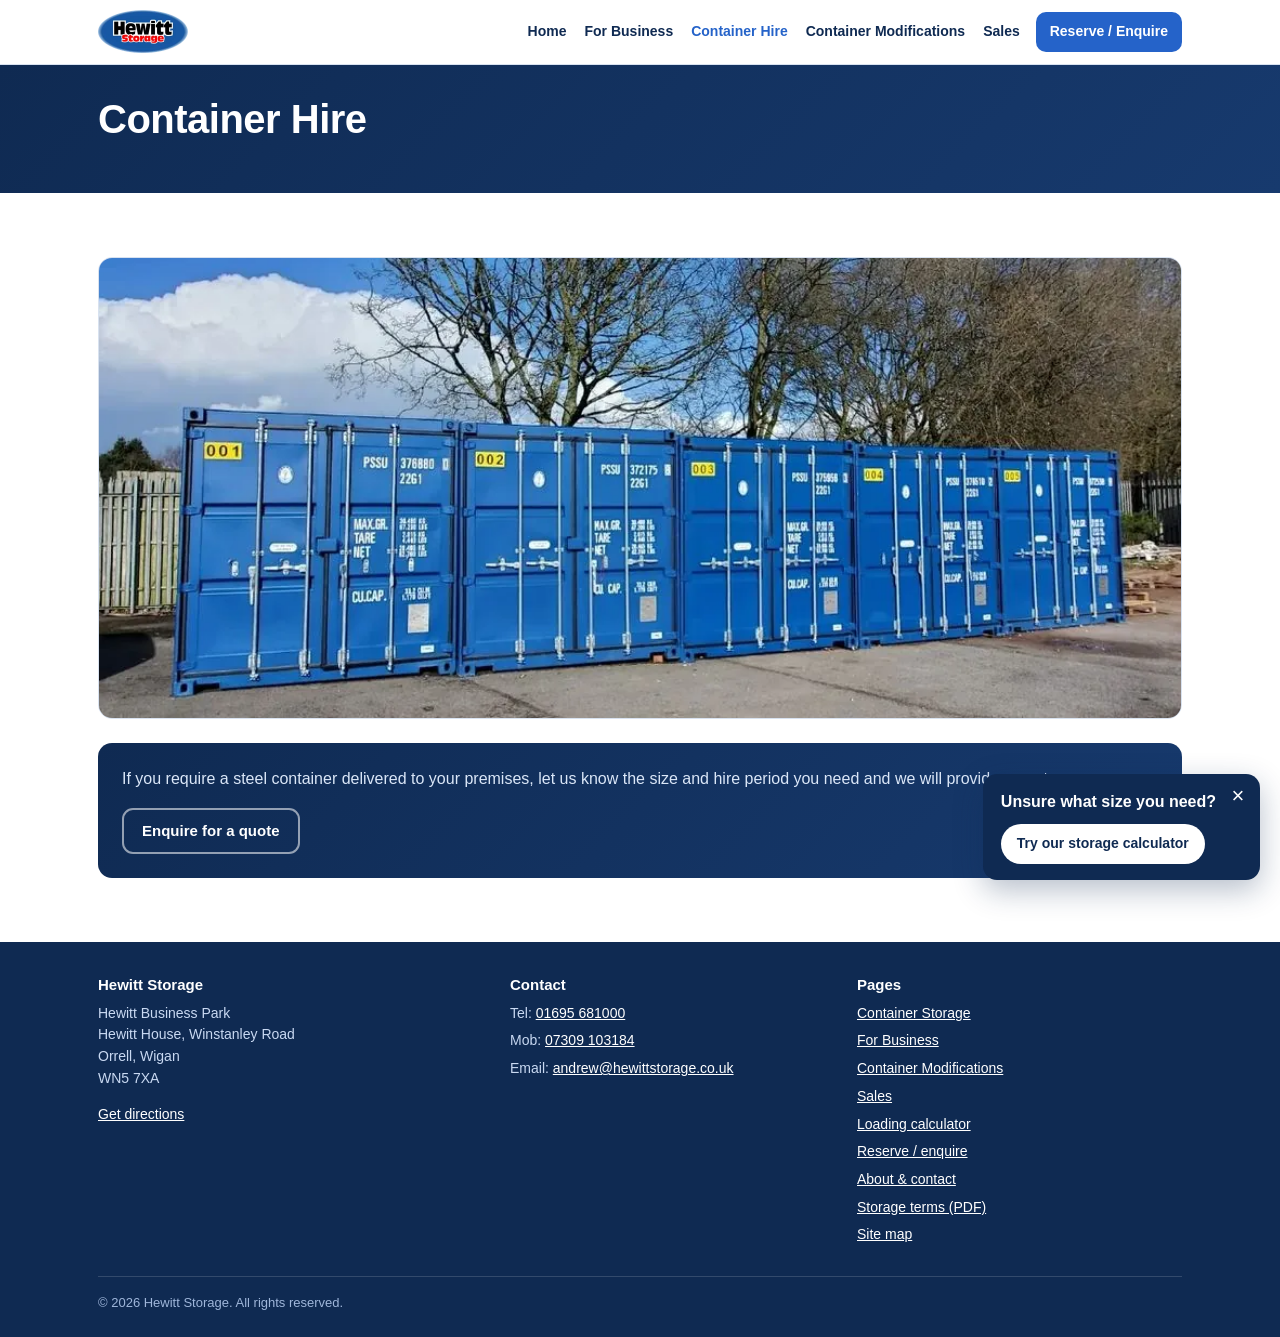
<file: container-hire.htm>
<!doctype html>
<html lang="en-GB">
  <head>
    <meta charset="utf-8" />
    <meta name="viewport" content="width=device-width, initial-scale=1" />
    <!-- PREVIEW-ONLY: remove the next line before go-live (see GO-LIVE.md) -->
    <meta name="robots" content="noindex,nofollow">
    <!-- PREVIEW-ONLY -->
    <title>Container Hire | Hewitt Storage, Orrell, Wigan</title>
    <meta
      name="description"
      content="Container hire from Hewitt Storage, Orrell, Wigan. Enquire for a quote."
    />
    <link rel="canonical" href="https://www.hewittstorage.co.uk/container-hire.htm" />
    <meta name="theme-color" content="#0f2a52" />
    <meta property="og:type" content="website" />
    <meta property="og:site_name" content="Hewitt Storage" />
    <meta property="og:title" content="Container Hire | Hewitt Storage, Orrell, Wigan" />
    <meta
      property="og:description"
      content="Container hire from Hewitt Storage, Orrell, Wigan. Enquire for a quote."
    />
    <meta property="og:url" content="https://www.hewittstorage.co.uk/container-hire.htm" />
    <meta
      property="og:image"
      content="https://www.hewittstorage.co.uk/assets/img/container-row-1600.jpg"
    />
    <link rel="icon" href="assets/favicon.svg" type="image/svg+xml" />
    <style>
      :root {
        --navy: #0f2a52;
        --navy-2: #173a6e;
        --blue: #2563c9;
        --sky: #e8f0fb;
        --ink: #1a2433;
        --muted: #5b6b82;
        --line: #d8e2f0;
        --bg: #f6f9fd;
        --white: #fff;
        --radius: 14px;
        --wrap: 1120px;
        --shadow: 0 6px 24px rgba(15, 42, 82, 0.08);
      }
      * {
        box-sizing: border-box;
      }
      body {
        margin: 0;
        font-family:
          -apple-system, BlinkMacSystemFont, 'Segoe UI', Roboto, 'Helvetica Neue', Arial, sans-serif;
        color: var(--ink);
        background: var(--white);
        line-height: 1.55;
        font-size: 16px;
      }
      img {
        max-width: 100%;
        height: auto;
        display: block;
      }
      a {
        color: var(--blue);
      }
      .wrap {
        max-width: var(--wrap);
        margin: 0 auto;
        padding: 0 18px;
      }
      h1,
      h2,
      h3 {
        color: var(--navy);
        line-height: 1.2;
        margin: 0 0 0.5em;
      }
      h1 {
        font-size: clamp(28px, 6vw, 46px);
      }
      .site-head {
        background: #fff;
        border-bottom: 1px solid var(--line);
        position: sticky;
        top: 0;
        z-index: 50;
      }
      .site-head .wrap {
        display: flex;
        align-items: center;
        justify-content: space-between;
        gap: 12px;
        min-height: 64px;
      }
      .brand {
        display: flex;
        align-items: center;
        gap: 10px;
        text-decoration: none;
      }
      .brand img {
        height: 44px;
        width: auto;
      }
      .nav-toggle {
        border: 1px solid var(--line);
        background: #fff;
        border-radius: 10px;
        padding: 9px 12px;
        font: inherit;
        font-weight: 700;
        color: var(--navy);
        cursor: pointer;
        display: flex;
        align-items: center;
        gap: 8px;
      }
      .site-nav {
        display: none;
      }
      .btn {
        display: inline-flex;
        align-items: center;
        justify-content: center;
        font: inherit;
        font-weight: 700;
        font-size: 15px;
        text-decoration: none;
        border-radius: 11px;
        padding: 12px 18px;
        border: 2px solid var(--blue);
        background: var(--blue);
        color: #fff;
      }
      .hero {
        position: relative;
        color: #fff;
        background: var(--navy) center/cover no-repeat;
        isolation: isolate;
      }
      .hero::before {
        content: '';
        position: absolute;
        inset: 0;
        background: linear-gradient(
          180deg,
          rgba(15, 42, 82, 0.88),
          rgba(15, 42, 82, 0.78) 55%,
          rgba(15, 42, 82, 0.92)
        );
        z-index: -1;
      }
      .hero .wrap {
        padding-top: 38px;
        padding-bottom: 40px;
      }
      .hero h1 {
        color: #fff;
      }
      .page-hero {
        background: linear-gradient(135deg, var(--navy), var(--navy-2));
        color: #fff;
      }
      .page-hero .wrap {
        padding-top: 30px;
        padding-bottom: 30px;
      }
      .page-hero h1 {
        color: #fff;
        font-size: clamp(26px, 5vw, 40px);
      }
      .page-hero p {
        color: #dbe7f8;
        max-width: 700px;
        margin: 0;
      }
      .trust {
        background: var(--sky);
      }
      .skip {
        position: absolute;
        left: -999px;
      }
    </style>
    <link
      rel="stylesheet"
      href="assets/site.min.css?v=20261016c"
      media="print"
      onload="this.media = 'all'"
    />
    <noscript><link rel="stylesheet" href="assets/site.min.css?v=20261016c" /></noscript>
    <!-- Google Tag Manager (existing container GTM-TWHT2SN4). Only loads on hewittstorage.co.uk / hewprop.co.uk, so preview visits are not tracked. -->
    <script>
      if (/(^|\.)(hewittstorage|hewprop)\.co\.uk$/.test(location.hostname)) {
        (function (w, d, s, l, i) {
          w[l] = w[l] || [];
          w[l].push({ 'gtm.start': new Date().getTime(), event: 'gtm.js' });
          var f = d.getElementsByTagName(s)[0],
            j = d.createElement(s),
            dl = l != 'dataLayer' ? '&l=' + l : '';
          j.async = true;
          j.src = 'https://www.googletagmanager.com/gtm.js?id=' + i + dl;
          f.parentNode.insertBefore(j, f);
        })(window, document, 'script', 'dataLayer', 'GTM-TWHT2SN4');
      }
    </script>
  </head>
  <body>
    <a class="skip" href="#main">Skip to content</a>
    <header class="site-head">
      <div class="wrap">
        <a class="brand" href="index.htm"
          ><picture
            ><source type="image/webp" srcset="assets/img/hewitt-storage-logo-180.webp" />
            <img
              src="assets/img/hewitt-storage-logo.png"
              alt="Hewitt Storage"
              width="90"
              height="44" /></picture
        ></a>
        <button class="nav-toggle" type="button" aria-expanded="false" aria-controls="site-nav">
          <svg viewBox="0 0 20 20" aria-hidden="true">
            <path
              d="M3 5h14M3 10h14M3 15h14"
              stroke="currentColor"
              stroke-width="2"
              stroke-linecap="round"
            /></svg
          >Menu
        </button>
        <nav class="site-nav" id="site-nav" aria-label="Main">
          <ul>
            <li><a href="index.htm">Home</a></li>
            <li><a href="business.htm">For Business</a></li>
            <li><a href="container-hire.htm" aria-current="page">Container Hire</a></li>
            <li><a href="modifications.htm">Container Modifications</a></li>
            <li><a href="sales.htm">Sales</a></li>
            <li><a class="nav-cta" href="reserve.htm">Reserve / Enquire</a></li>
          </ul>
        </nav>
      </div>
    </header>
    <main id="main">
      <section class="page-hero">
        <div class="wrap"><h1>Container Hire</h1></div>
      </section>

      <section class="block hire-photo">
        <div class="wrap">
          <figure class="photo" style="margin: 0">
            <picture
              ><source
                type="image/webp"
                srcset="
                  assets/img/hire-container-row-640.webp  640w,
                  assets/img/hire-container-row-800.webp  800w,
                  assets/img/hire-container-row.webp     1000w
                "
                sizes="(max-width:699px) 100vw, 900px" />
              <img
                src="assets/img/hire-container-row.jpg"
                srcset="
                  assets/img/hire-container-row-640.jpg  640w,
                  assets/img/hire-container-row-800.jpg  800w,
                  assets/img/hire-container-row.jpg     1000w
                "
                sizes="(max-width:699px) 100vw, 900px"
                alt="Row of blue steel containers available for hire"
                width="1000"
                height="743"
                loading="lazy"
                decoding="async"
                style="
                  display: block;
                  width: 100%;
                  height: auto;
                  aspect-ratio: 1000/743;
                  object-fit: cover;
                "
            /></picture>
          </figure>
        </div>
      </section>
      <section class="block">
        <div class="wrap">
          <div class="cta-band">
            <p>
              If you require a steel container delivered to your premises, let us know the size and
              hire period you need and we will provide a quote.
            </p>
            <div class="btns"><a class="btn light" href="reserve.htm">Enquire for a quote</a></div>
          </div>
        </div>
      </section>
    </main>
    <footer class="site-foot">
      <div class="wrap">
        <div class="foot-grid">
          <div>
            <h3>Hewitt Storage</h3>
            <p>
              Hewitt Business Park<br />Hewitt House, Winstanley Road<br />Orrell, Wigan<br />WN5
              7XA
            </p>
            <p>
              <a
                href="https://www.google.com/maps/search/?api=1&query=Hewitt+Business+Park+Winstanley+Road+Orrell+Wigan+WN5+7XA"
                rel="noopener"
                target="_blank"
                >Get directions</a
              >
            </p>
          </div>
          <div>
            <h3>Contact</h3>
            <ul>
              <li>Tel: <a href="tel:+441695681000">01695 681000</a></li>
              <li>Mob: <a href="tel:+447309103184">07309 103184</a></li>
              <li>
                Email: <a href="mailto:andrew@hewittstorage.co.uk">andrew@hewittstorage.co.uk</a>
              </li>
            </ul>
          </div>
          <div>
            <h3>Pages</h3>
            <ul>
              <li><a href="storage.htm">Container Storage</a></li>
              <li><a href="business.htm">For Business</a></li>
              <li><a href="modifications.htm">Container Modifications</a></li>
              <li><a href="sales.htm">Sales</a></li>
              <li><a href="storage-calculator.html?v=pborient">Loading calculator</a></li>
              <li><a href="reserve.htm">Reserve / enquire</a></li>
              <li><a href="about.htm">About &amp; contact</a></li>
              <li><a href="StorageTerms.pdf">Storage terms (PDF)</a></li>
              <li><a href="site-map.htm">Site map</a></li>
            </ul>
          </div>
        </div>
        <div class="foot-base">© 2026 Hewitt Storage. All rights reserved.</div>
      </div>
    </footer>
    <!-- Storage-calculator nudge (shown after 6s or 40% scroll; hidden 7 days once dismissed/clicked) -->
    <style>
      .calc-nudge {
        position: fixed;
        right: 20px;
        bottom: 20px;
        z-index: 70;
        max-width: 300px;
        background: var(--navy, #0f2a52);
        color: #fff;
        border-radius: 14px;
        box-shadow: 0 10px 30px rgba(15, 42, 82, 0.3);
        padding: 16px 44px 16px 18px;
        transform: translateY(140%);
        opacity: 0;
        visibility: hidden;
        transition:
          transform 0.45s ease,
          opacity 0.45s ease,
          visibility 0s 0.45s;
      }
      .calc-nudge.show {
        transform: none;
        opacity: 1;
        visibility: visible;
        transition:
          transform 0.45s ease,
          opacity 0.45s ease;
      }
      .calc-nudge p {
        margin: 0 0 10px;
        font-weight: 700;
        font-size: 16px;
        color: #fff;
      }
      .calc-nudge a.nudge-go {
        display: inline-block;
        background: #fff;
        color: var(--navy, #0f2a52);
        font-weight: 700;
        text-decoration: none;
        border-radius: 999px;
        padding: 9px 16px;
        font-size: 14px;
      }
      .calc-nudge a.nudge-go:hover,
      .calc-nudge a.nudge-go:focus {
        background: var(--sky, #e8f0fb);
      }
      .calc-nudge .nudge-x {
        position: absolute;
        top: 6px;
        right: 6px;
        width: 32px;
        height: 32px;
        border: 0;
        border-radius: 50%;
        background: transparent;
        color: #fff;
        font-size: 22px;
        line-height: 1;
        cursor: pointer;
      }
      .calc-nudge .nudge-x:hover,
      .calc-nudge .nudge-x:focus {
        background: rgba(255, 255, 255, 0.15);
      }
      @media (max-width: 899px) {
        .calc-nudge {
          left: 10px;
          right: 10px;
          bottom: calc(20px + env(safe-area-inset-bottom));
          max-width: none;
          padding: 10px 42px 10px 14px;
          display: flex;
          align-items: center;
          gap: 10px;
          justify-content: space-between;
        }
        .calc-nudge p {
          margin: 0;
          font-size: 14px;
        }
        .calc-nudge a.nudge-go {
          padding: 7px 12px;
          font-size: 13px;
          white-space: nowrap;
        }
      }
      @media (prefers-reduced-motion: reduce) {
        .calc-nudge,
        .calc-nudge.show {
          transition: none;
        }
      }
    </style>
    <aside
      class="calc-nudge"
      id="calc-nudge"
      role="complementary"
      aria-label="Storage calculator suggestion"
      hidden
    >
      <p>Unsure what size you need?</p>
      <a class="nudge-go" href="storage-calculator.html?v=pborient">Try our storage calculator</a>
      <button type="button" class="nudge-x" aria-label="Close storage calculator suggestion">
        &times;
      </button>
    </aside>
    <script>
      (function () {
        var K = 'hsCalcNudgeHideUntil_v2';
        var el = document.getElementById('calc-nudge');
        if (!el) return;
        try {
          if (+localStorage.getItem(K) > Date.now()) return;
        } catch (e) {}
        var shown = false;
        function hide7() {
          try {
            localStorage.setItem(K, String(Date.now() + 7 * 864e5));
          } catch (e) {}
        }
        function show() {
          if (shown) return;
          shown = true;
          el.hidden = false;
          requestAnimationFrame(function () {
            requestAnimationFrame(function () {
              el.classList.add('show');
            });
          });
          window.removeEventListener('scroll', onS);
        }
        function onS() {
          var h = document.documentElement.scrollHeight - innerHeight;
          if (h > 0 && scrollY / h >= 0.4) show();
        }
        setTimeout(show, 6000);
        window.addEventListener('scroll', onS, { passive: true });
        el.querySelector('.nudge-x').addEventListener('click', function () {
          hide7();
          el.classList.remove('show');
          setTimeout(function () {
            el.hidden = true;
          }, 460);
        });
        el.querySelector('.nudge-go').addEventListener('click', hide7);
        document.addEventListener('keydown', function (e) {
          if (e.key === 'Escape' && el.classList.contains('show')) {
            el.querySelector('.nudge-x').click();
          }
        });
      })();
    </script>
    <script src="assets/site.js" defer></script>
  </body>
</html>
</file>
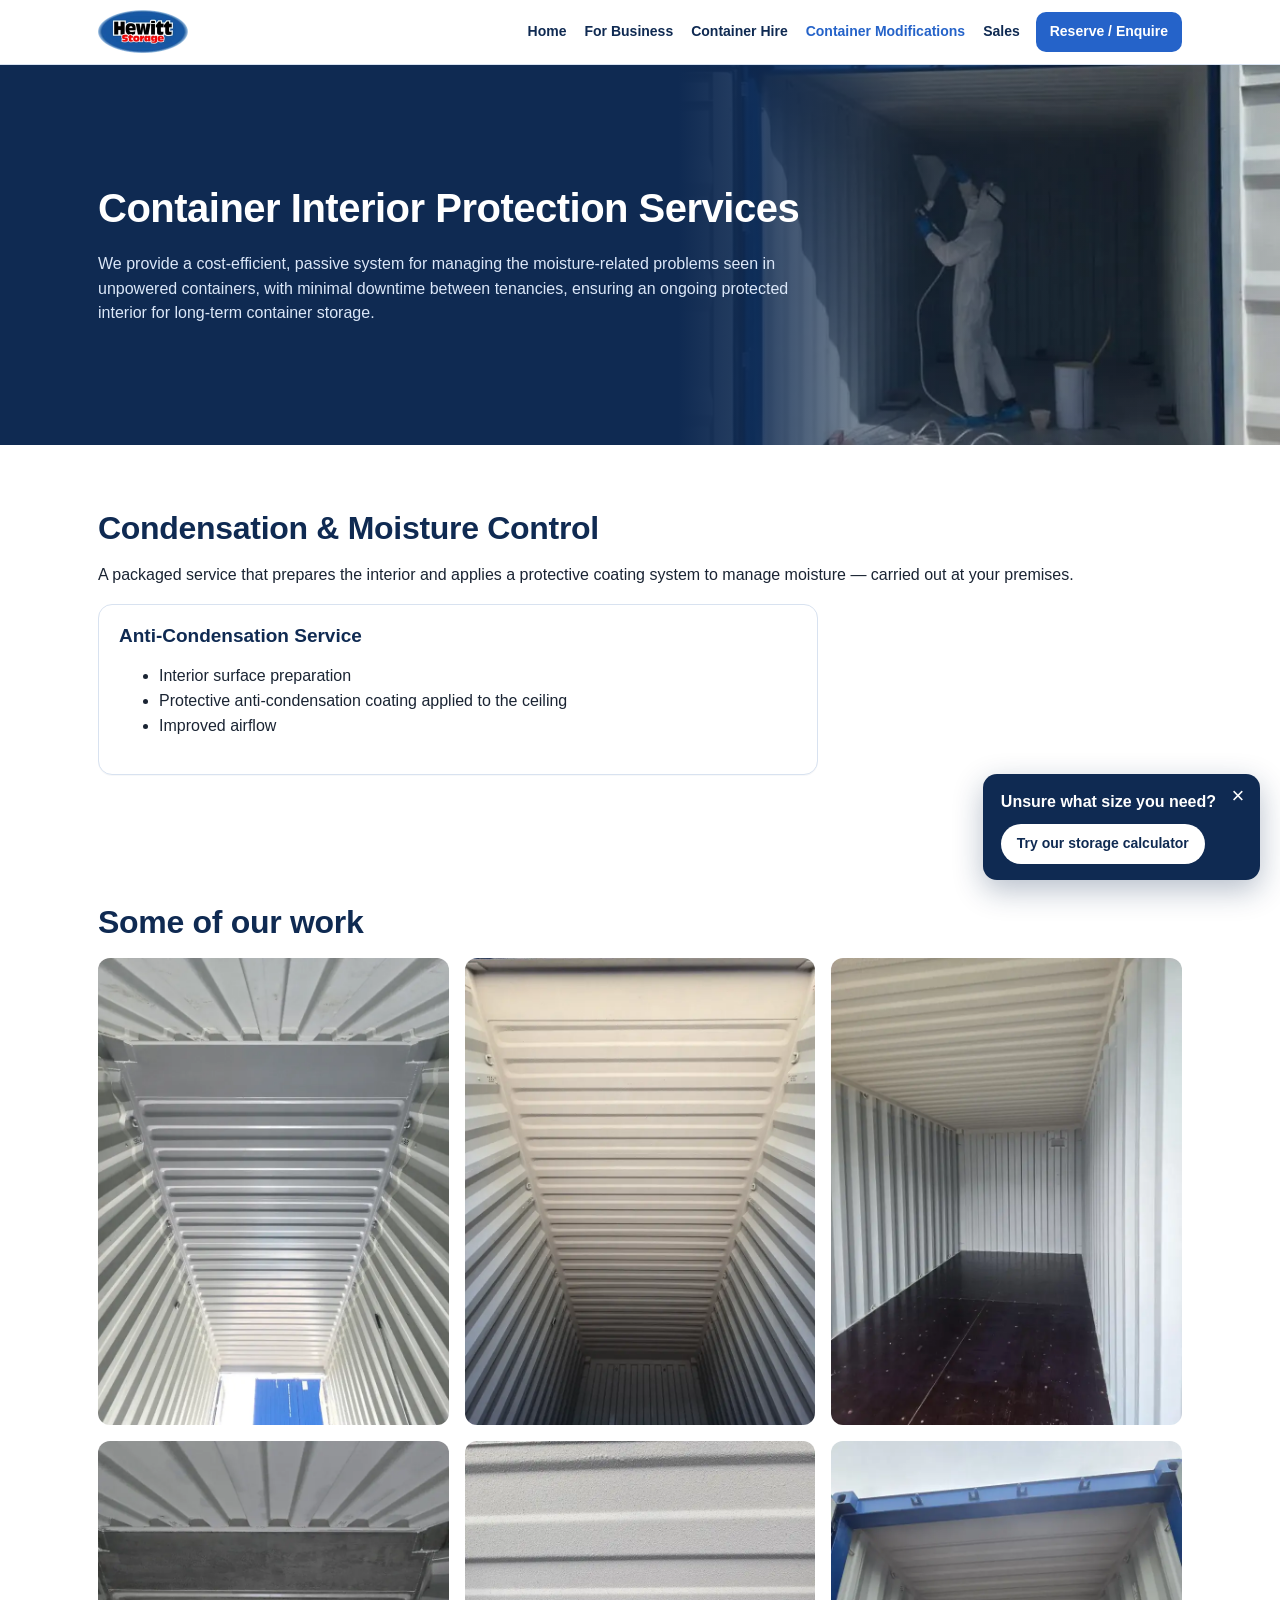
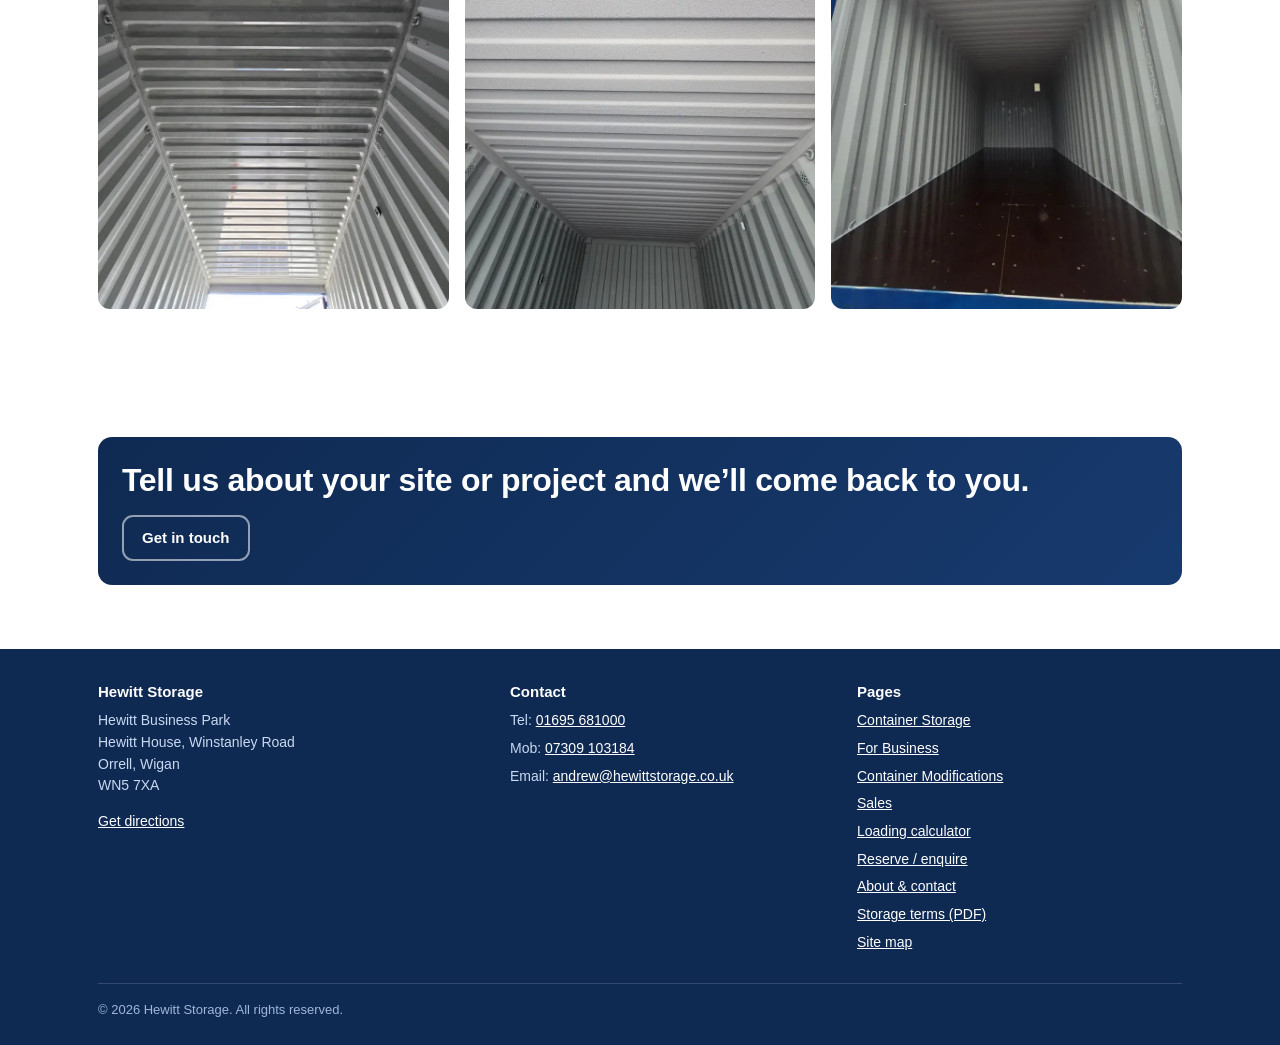
<file: modifications.htm>
<!doctype html>
<html lang="en-GB">
  <head>
    <meta charset="utf-8" />
    <meta name="viewport" content="width=device-width, initial-scale=1" />
    <!-- PREVIEW-ONLY: remove the next line before go-live (see GO-LIVE.md) -->
    <meta name="robots" content="noindex,nofollow">
    <!-- PREVIEW-ONLY -->
    <title>
      Container Condensation Control &amp; Modifications | Hewitt Storage, Orrell, Wigan
    </title>
    <meta
      name="description"
      content="Grafotherm anti-condensation coating with specialist preparation and ventilation, applied at your premises, creating a stable dry interior. Hewitt Storage, Orrell, Wigan."
    />
    <link rel="canonical" href="https://www.hewittstorage.co.uk/modifications.htm" />
    <meta name="theme-color" content="#0f2a52" />
    <meta property="og:type" content="website" />
    <meta property="og:site_name" content="Hewitt Storage" />
    <meta
      property="og:title"
      content="Container Condensation Control &amp; Modifications | Hewitt Storage, Orrell, Wigan"
    />
    <meta
      property="og:description"
      content="Grafotherm anti-condensation coating with specialist preparation and ventilation, applied at your premises, creating a stable dry interior. Hewitt Storage, Orrell, Wigan."
    />
    <meta property="og:url" content="https://www.hewittstorage.co.uk/modifications.htm" />
    <meta
      property="og:image"
      content="https://www.hewittstorage.co.uk/assets/img/container-row-1600.jpg"
    />
    <link rel="icon" href="assets/favicon.svg" type="image/svg+xml" />
    <style>
      :root {
        --navy: #0f2a52;
        --navy-2: #173a6e;
        --blue: #2563c9;
        --sky: #e8f0fb;
        --ink: #1a2433;
        --muted: #5b6b82;
        --line: #d8e2f0;
        --bg: #f6f9fd;
        --white: #fff;
        --radius: 14px;
        --wrap: 1120px;
        --shadow: 0 6px 24px rgba(15, 42, 82, 0.08);
      }
      * {
        box-sizing: border-box;
      }
      body {
        margin: 0;
        font-family:
          -apple-system, BlinkMacSystemFont, 'Segoe UI', Roboto, 'Helvetica Neue', Arial, sans-serif;
        color: var(--ink);
        background: var(--white);
        line-height: 1.55;
        font-size: 16px;
      }
      img {
        max-width: 100%;
        height: auto;
        display: block;
      }
      a {
        color: var(--blue);
      }
      .wrap {
        max-width: var(--wrap);
        margin: 0 auto;
        padding: 0 18px;
      }
      h1,
      h2,
      h3 {
        color: var(--navy);
        line-height: 1.2;
        margin: 0 0 0.5em;
      }
      h1 {
        font-size: clamp(28px, 6vw, 46px);
      }
      .site-head {
        background: #fff;
        border-bottom: 1px solid var(--line);
        position: sticky;
        top: 0;
        z-index: 50;
      }
      .site-head .wrap {
        display: flex;
        align-items: center;
        justify-content: space-between;
        gap: 12px;
        min-height: 64px;
      }
      .brand {
        display: flex;
        align-items: center;
        gap: 10px;
        text-decoration: none;
      }
      .brand img {
        height: 44px;
        width: auto;
      }
      .nav-toggle {
        border: 1px solid var(--line);
        background: #fff;
        border-radius: 10px;
        padding: 9px 12px;
        font: inherit;
        font-weight: 700;
        color: var(--navy);
        cursor: pointer;
        display: flex;
        align-items: center;
        gap: 8px;
      }
      .site-nav {
        display: none;
      }
      .btn {
        display: inline-flex;
        align-items: center;
        justify-content: center;
        font: inherit;
        font-weight: 700;
        font-size: 15px;
        text-decoration: none;
        border-radius: 11px;
        padding: 12px 18px;
        border: 2px solid var(--blue);
        background: var(--blue);
        color: #fff;
      }
      .hero {
        position: relative;
        color: #fff;
        background: var(--navy) center/cover no-repeat;
        isolation: isolate;
      }
      .hero::before {
        content: '';
        position: absolute;
        inset: 0;
        background: linear-gradient(
          180deg,
          rgba(15, 42, 82, 0.88),
          rgba(15, 42, 82, 0.78) 55%,
          rgba(15, 42, 82, 0.92)
        );
        z-index: -1;
      }
      .hero .wrap {
        padding-top: 38px;
        padding-bottom: 40px;
      }
      .hero h1 {
        color: #fff;
      }
      .page-hero {
        background: linear-gradient(135deg, var(--navy), var(--navy-2));
        color: #fff;
      }
      .page-hero .wrap {
        padding-top: 30px;
        padding-bottom: 30px;
      }
      .page-hero h1 {
        color: #fff;
        font-size: clamp(26px, 5vw, 40px);
      }
      .page-hero p {
        color: #dbe7f8;
        max-width: 700px;
        margin: 0;
      }
      .trust {
        background: var(--sky);
      }
      .skip {
        position: absolute;
        left: -999px;
      }
    </style>
    <link
      rel="stylesheet"
      href="assets/site.min.css?v=20261016c"
      media="print"
      onload="this.media = 'all'"
    />
    <noscript><link rel="stylesheet" href="assets/site.min.css?v=20261016c" /></noscript>
    <!-- Google Tag Manager (existing container GTM-TWHT2SN4). Only loads on hewittstorage.co.uk / hewprop.co.uk, so preview visits are not tracked. -->
    <script>
      if (/(^|\.)(hewittstorage|hewprop)\.co\.uk$/.test(location.hostname)) {
        (function (w, d, s, l, i) {
          w[l] = w[l] || [];
          w[l].push({ 'gtm.start': new Date().getTime(), event: 'gtm.js' });
          var f = d.getElementsByTagName(s)[0],
            j = d.createElement(s),
            dl = l != 'dataLayer' ? '&l=' + l : '';
          j.async = true;
          j.src = 'https://www.googletagmanager.com/gtm.js?id=' + i + dl;
          f.parentNode.insertBefore(j, f);
        })(window, document, 'script', 'dataLayer', 'GTM-TWHT2SN4');
      }
    </script>
    <link
      rel="preload"
      as="image"
      type="image/webp"
      href="assets/img/mods-hero-spray-480.webp"
      media="(max-width:899px)"
    />
    <link
      rel="preload"
      as="image"
      type="image/webp"
      href="assets/img/mods-hero-spray.webp"
      media="(min-width:900px)"
    />
  </head>
  <body>
    <a class="skip" href="#main">Skip to content</a>
    <header class="site-head">
      <div class="wrap">
        <a class="brand" href="index.htm"
          ><picture
            ><source type="image/webp" srcset="assets/img/hewitt-storage-logo-180.webp" />
            <img
              src="assets/img/hewitt-storage-logo.png"
              alt="Hewitt Storage"
              width="90"
              height="44" /></picture
        ></a>
        <button class="nav-toggle" type="button" aria-expanded="false" aria-controls="site-nav">
          <svg viewBox="0 0 20 20" aria-hidden="true">
            <path
              d="M3 5h14M3 10h14M3 15h14"
              stroke="currentColor"
              stroke-width="2"
              stroke-linecap="round"
            /></svg
          >Menu
        </button>
        <nav class="site-nav" id="site-nav" aria-label="Main">
          <ul>
            <li><a href="index.htm">Home</a></li>
            <li><a href="business.htm">For Business</a></li>
            <li><a href="container-hire.htm">Container Hire</a></li>
            <li><a href="modifications.htm" aria-current="page">Container Modifications</a></li>
            <li><a href="sales.htm">Sales</a></li>
            <li><a class="nav-cta" href="reserve.htm">Reserve / Enquire</a></li>
          </ul>
        </nav>
      </div>
    </header>
    <main id="main">
      <section class="page-hero mods-hero">
        <div class="wrap">
          <h1>Container Interior Protection Services</h1>
          <p>
            We provide a cost-efficient, passive system for managing the moisture-related problems
            seen in unpowered containers, with minimal downtime between tenancies, ensuring an
            ongoing protected interior for long-term container storage.
          </p>
        </div>
      </section>
      <section class="block">
        <div class="wrap">
          <h2>Condensation &amp; Moisture Control</h2>
          <p class="lead">
            A packaged service that prepares the interior and applies a protective coating system to
            manage moisture — carried out at your premises.
          </p>
          <div class="grid c1 svc" style="max-width: 720px">
            <div class="card">
              <h3>Anti-Condensation Service</h3>
              <ul>
                <li>Interior surface preparation</li>
                <li>Protective anti-condensation coating applied to the ceiling</li>
                <li>Improved airflow</li>
              </ul>
            </div>
          </div>
        </div>
      </section>
      <section class="block">
        <div class="wrap">
          <h2>Some of our work</h2>
          <style>
            .mod-gallery {
              display: grid;
              grid-template-columns: repeat(3, 1fr);
              gap: 16px;
            }
            .mod-gallery img {
              width: 100%;
              height: auto;
              aspect-ratio: 3/4;
              object-fit: cover;
              border-radius: 12px;
              display: block;
            }
            @media (max-width: 699px) {
              .mod-gallery {
                grid-template-columns: repeat(2, 1fr);
                gap: 10px;
              }
            }
          </style>
          <div class="mod-gallery">
            <img
              src="assets/img/mods-ceiling-phone.webp"
              srcset="
                assets/img/mods-ceiling-phone-400.webp 400w,
                assets/img/mods-ceiling-phone.webp     750w
              "
              sizes="(max-width:699px) 50vw, 33vw"
              alt="Treated container ceiling along the full length"
              width="750"
              height="1000"
              loading="lazy"
              decoding="async"
            /><img
              src="assets/img/mods-ceiling-full.webp"
              srcset="
                assets/img/mods-ceiling-full-400.webp 400w,
                assets/img/mods-ceiling-full.webp     750w
              "
              sizes="(max-width:699px) 50vw, 33vw"
              alt="Grafotherm-coated ceiling along the full length of a container"
              width="750"
              height="1000"
              loading="lazy"
              decoding="async"
            /><img
              src="assets/img/mods-interior-back.webp"
              srcset="
                assets/img/mods-interior-back-400.webp 400w,
                assets/img/mods-interior-back.webp     750w
              "
              sizes="(max-width:699px) 50vw, 33vw"
              alt="Finished container interior with anti-condensation coated ceiling"
              width="750"
              height="1000"
              loading="lazy"
              decoding="async"
            /><img
              src="assets/img/mods-ceiling-bare.webp"
              srcset="
                assets/img/mods-ceiling-bare-400.webp 400w,
                assets/img/mods-ceiling-bare.webp     750w
              "
              sizes="(max-width:699px) 50vw, 33vw"
              alt="Container ceiling during treatment"
              width="750"
              height="1000"
              loading="lazy"
              decoding="async"
            /><img
              src="assets/img/mods-ceiling-closeup.webp"
              srcset="
                assets/img/mods-ceiling-closeup-400.webp 400w,
                assets/img/mods-ceiling-closeup.webp     750w
              "
              sizes="(max-width:699px) 50vw, 33vw"
              alt="Close-up of a textured Grafotherm anti-condensation ceiling"
              width="750"
              height="1000"
              loading="lazy"
              decoding="async"
            /><img
              src="assets/img/mods-doors-open.webp"
              srcset="
                assets/img/mods-doors-open-400.webp 400w,
                assets/img/mods-doors-open.webp     750w
              "
              sizes="(max-width:699px) 50vw, 33vw"
              alt="Treated container interior seen through open doors"
              width="750"
              height="1000"
              loading="lazy"
              decoding="async"
            />
          </div>
        </div>
      </section>
      <section class="block">
        <div class="wrap">
          <div class="cta-band">
            <h2>Tell us about your site or project and we’ll come back to you.</h2>
            <div class="btns"><a class="btn light" href="reserve.htm">Get in touch</a></div>
          </div>
        </div>
      </section>
    </main>
    <footer class="site-foot">
      <div class="wrap">
        <div class="foot-grid">
          <div>
            <h3>Hewitt Storage</h3>
            <p>
              Hewitt Business Park<br />Hewitt House, Winstanley Road<br />Orrell, Wigan<br />WN5
              7XA
            </p>
            <p>
              <a
                href="https://www.google.com/maps/search/?api=1&query=Hewitt+Business+Park+Winstanley+Road+Orrell+Wigan+WN5+7XA"
                rel="noopener"
                target="_blank"
                >Get directions</a
              >
            </p>
          </div>
          <div>
            <h3>Contact</h3>
            <ul>
              <li>Tel: <a href="tel:+441695681000">01695 681000</a></li>
              <li>Mob: <a href="tel:+447309103184">07309 103184</a></li>
              <li>
                Email: <a href="mailto:andrew@hewittstorage.co.uk">andrew@hewittstorage.co.uk</a>
              </li>
            </ul>
          </div>
          <div>
            <h3>Pages</h3>
            <ul>
              <li><a href="storage.htm">Container Storage</a></li>
              <li><a href="business.htm">For Business</a></li>
              <li><a href="modifications.htm">Container Modifications</a></li>
              <li><a href="sales.htm">Sales</a></li>
              <li><a href="storage-calculator.html?v=pborient">Loading calculator</a></li>
              <li><a href="reserve.htm">Reserve / enquire</a></li>
              <li><a href="about.htm">About &amp; contact</a></li>
              <li><a href="StorageTerms.pdf">Storage terms (PDF)</a></li>
              <li><a href="site-map.htm">Site map</a></li>
            </ul>
          </div>
        </div>
        <div class="foot-base">© 2026 Hewitt Storage. All rights reserved.</div>
      </div>
    </footer>
    <!-- Storage-calculator nudge (shown after 6s or 40% scroll; hidden 7 days once dismissed/clicked) -->
    <style>
      .calc-nudge {
        position: fixed;
        right: 20px;
        bottom: 20px;
        z-index: 70;
        max-width: 300px;
        background: var(--navy, #0f2a52);
        color: #fff;
        border-radius: 14px;
        box-shadow: 0 10px 30px rgba(15, 42, 82, 0.3);
        padding: 16px 44px 16px 18px;
        transform: translateY(140%);
        opacity: 0;
        visibility: hidden;
        transition:
          transform 0.45s ease,
          opacity 0.45s ease,
          visibility 0s 0.45s;
      }
      .calc-nudge.show {
        transform: none;
        opacity: 1;
        visibility: visible;
        transition:
          transform 0.45s ease,
          opacity 0.45s ease;
      }
      .calc-nudge p {
        margin: 0 0 10px;
        font-weight: 700;
        font-size: 16px;
        color: #fff;
      }
      .calc-nudge a.nudge-go {
        display: inline-block;
        background: #fff;
        color: var(--navy, #0f2a52);
        font-weight: 700;
        text-decoration: none;
        border-radius: 999px;
        padding: 9px 16px;
        font-size: 14px;
      }
      .calc-nudge a.nudge-go:hover,
      .calc-nudge a.nudge-go:focus {
        background: var(--sky, #e8f0fb);
      }
      .calc-nudge .nudge-x {
        position: absolute;
        top: 6px;
        right: 6px;
        width: 32px;
        height: 32px;
        border: 0;
        border-radius: 50%;
        background: transparent;
        color: #fff;
        font-size: 22px;
        line-height: 1;
        cursor: pointer;
      }
      .calc-nudge .nudge-x:hover,
      .calc-nudge .nudge-x:focus {
        background: rgba(255, 255, 255, 0.15);
      }
      @media (max-width: 899px) {
        .calc-nudge {
          left: 10px;
          right: 10px;
          bottom: calc(20px + env(safe-area-inset-bottom));
          max-width: none;
          padding: 10px 42px 10px 14px;
          display: flex;
          align-items: center;
          gap: 10px;
          justify-content: space-between;
        }
        .calc-nudge p {
          margin: 0;
          font-size: 14px;
        }
        .calc-nudge a.nudge-go {
          padding: 7px 12px;
          font-size: 13px;
          white-space: nowrap;
        }
      }
      @media (prefers-reduced-motion: reduce) {
        .calc-nudge,
        .calc-nudge.show {
          transition: none;
        }
      }
    </style>
    <aside
      class="calc-nudge"
      id="calc-nudge"
      role="complementary"
      aria-label="Storage calculator suggestion"
      hidden
    >
      <p>Unsure what size you need?</p>
      <a class="nudge-go" href="storage-calculator.html?v=pborient">Try our storage calculator</a>
      <button type="button" class="nudge-x" aria-label="Close storage calculator suggestion">
        &times;
      </button>
    </aside>
    <script>
      (function () {
        var K = 'hsCalcNudgeHideUntil_v2';
        var el = document.getElementById('calc-nudge');
        if (!el) return;
        try {
          if (+localStorage.getItem(K) > Date.now()) return;
        } catch (e) {}
        var shown = false;
        function hide7() {
          try {
            localStorage.setItem(K, String(Date.now() + 7 * 864e5));
          } catch (e) {}
        }
        function show() {
          if (shown) return;
          shown = true;
          el.hidden = false;
          requestAnimationFrame(function () {
            requestAnimationFrame(function () {
              el.classList.add('show');
            });
          });
          window.removeEventListener('scroll', onS);
        }
        function onS() {
          var h = document.documentElement.scrollHeight - innerHeight;
          if (h > 0 && scrollY / h >= 0.4) show();
        }
        setTimeout(show, 6000);
        window.addEventListener('scroll', onS, { passive: true });
        el.querySelector('.nudge-x').addEventListener('click', function () {
          hide7();
          el.classList.remove('show');
          setTimeout(function () {
            el.hidden = true;
          }, 460);
        });
        el.querySelector('.nudge-go').addEventListener('click', hide7);
        document.addEventListener('keydown', function (e) {
          if (e.key === 'Escape' && el.classList.contains('show')) {
            el.querySelector('.nudge-x').click();
          }
        });
      })();
    </script>
    <script src="assets/site.js" defer></script>
  </body>
</html>
</file>
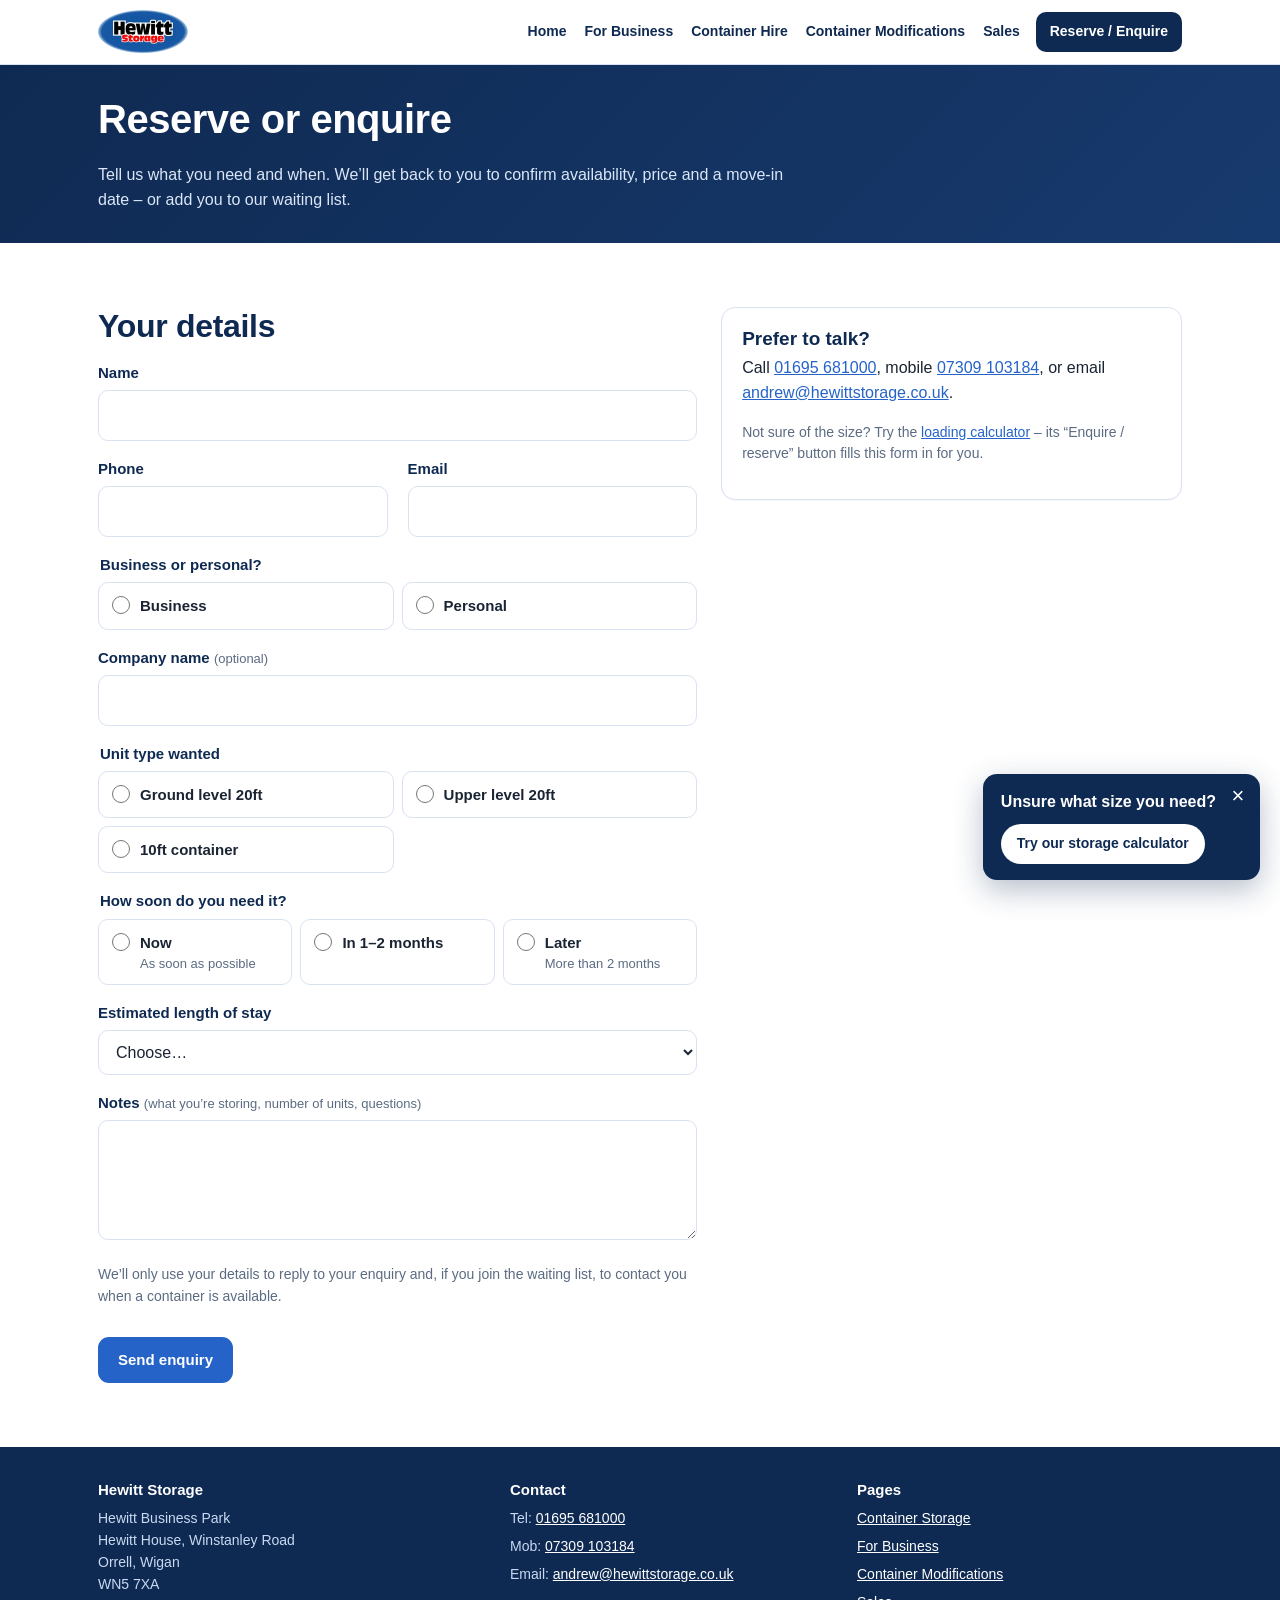
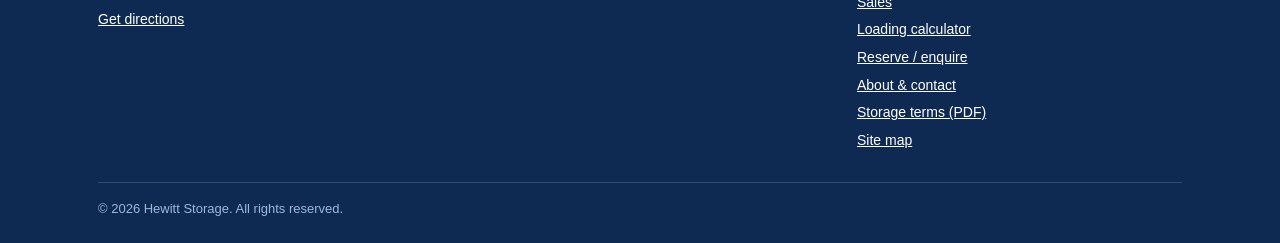
<file: reserve.htm>
<!doctype html>
<html lang="en-GB">
  <head>
    <meta charset="utf-8" />
    <meta name="viewport" content="width=device-width, initial-scale=1" />
    <!-- PREVIEW-ONLY: remove the next line before go-live (see GO-LIVE.md) -->
    <meta name="robots" content="noindex,nofollow">
    <!-- PREVIEW-ONLY -->
    <title>Reserve Container Storage in Orrell, Wigan | Hewitt Storage</title>
    <meta
      name="description"
      content="Reserve a storage container at Hewitt Storage, Orrell, Wigan, or join the waiting list. Ground level 20ft, upper level 20ft and 10ft containers. Call 01695 681000."
    />
    <link rel="canonical" href="https://www.hewittstorage.co.uk/reserve.htm" />
    <meta name="theme-color" content="#0f2a52" />
    <meta property="og:type" content="website" />
    <meta property="og:site_name" content="Hewitt Storage" />
    <meta
      property="og:title"
      content="Reserve Container Storage in Orrell, Wigan | Hewitt Storage"
    />
    <meta
      property="og:description"
      content="Reserve a storage container at Hewitt Storage, Orrell, Wigan, or join the waiting list. Ground level 20ft, upper level 20ft and 10ft containers. Call 01695 681000."
    />
    <meta property="og:url" content="https://www.hewittstorage.co.uk/reserve.htm" />
    <meta
      property="og:image"
      content="https://www.hewittstorage.co.uk/assets/img/container-row-1600.jpg"
    />
    <link rel="icon" href="assets/favicon.svg" type="image/svg+xml" />
    <style>
      :root {
        --navy: #0f2a52;
        --navy-2: #173a6e;
        --blue: #2563c9;
        --sky: #e8f0fb;
        --ink: #1a2433;
        --muted: #5b6b82;
        --line: #d8e2f0;
        --bg: #f6f9fd;
        --white: #fff;
        --radius: 14px;
        --wrap: 1120px;
        --shadow: 0 6px 24px rgba(15, 42, 82, 0.08);
      }
      * {
        box-sizing: border-box;
      }
      body {
        margin: 0;
        font-family:
          -apple-system, BlinkMacSystemFont, 'Segoe UI', Roboto, 'Helvetica Neue', Arial, sans-serif;
        color: var(--ink);
        background: var(--white);
        line-height: 1.55;
        font-size: 16px;
      }
      img {
        max-width: 100%;
        height: auto;
        display: block;
      }
      a {
        color: var(--blue);
      }
      .wrap {
        max-width: var(--wrap);
        margin: 0 auto;
        padding: 0 18px;
      }
      h1,
      h2,
      h3 {
        color: var(--navy);
        line-height: 1.2;
        margin: 0 0 0.5em;
      }
      h1 {
        font-size: clamp(28px, 6vw, 46px);
      }
      .site-head {
        background: #fff;
        border-bottom: 1px solid var(--line);
        position: sticky;
        top: 0;
        z-index: 50;
      }
      .site-head .wrap {
        display: flex;
        align-items: center;
        justify-content: space-between;
        gap: 12px;
        min-height: 64px;
      }
      .brand {
        display: flex;
        align-items: center;
        gap: 10px;
        text-decoration: none;
      }
      .brand img {
        height: 44px;
        width: auto;
      }
      .nav-toggle {
        border: 1px solid var(--line);
        background: #fff;
        border-radius: 10px;
        padding: 9px 12px;
        font: inherit;
        font-weight: 700;
        color: var(--navy);
        cursor: pointer;
        display: flex;
        align-items: center;
        gap: 8px;
      }
      .site-nav {
        display: none;
      }
      .btn {
        display: inline-flex;
        align-items: center;
        justify-content: center;
        font: inherit;
        font-weight: 700;
        font-size: 15px;
        text-decoration: none;
        border-radius: 11px;
        padding: 12px 18px;
        border: 2px solid var(--blue);
        background: var(--blue);
        color: #fff;
      }
      .hero {
        position: relative;
        color: #fff;
        background: var(--navy) center/cover no-repeat;
        isolation: isolate;
      }
      .hero::before {
        content: '';
        position: absolute;
        inset: 0;
        background: linear-gradient(
          180deg,
          rgba(15, 42, 82, 0.88),
          rgba(15, 42, 82, 0.78) 55%,
          rgba(15, 42, 82, 0.92)
        );
        z-index: -1;
      }
      .hero .wrap {
        padding-top: 38px;
        padding-bottom: 40px;
      }
      .hero h1 {
        color: #fff;
      }
      .page-hero {
        background: linear-gradient(135deg, var(--navy), var(--navy-2));
        color: #fff;
      }
      .page-hero .wrap {
        padding-top: 30px;
        padding-bottom: 30px;
      }
      .page-hero h1 {
        color: #fff;
        font-size: clamp(26px, 5vw, 40px);
      }
      .page-hero p {
        color: #dbe7f8;
        max-width: 700px;
        margin: 0;
      }
      .trust {
        background: var(--sky);
      }
      .skip {
        position: absolute;
        left: -999px;
      }
    </style>
    <link
      rel="stylesheet"
      href="assets/site.min.css?v=20261016c"
      media="print"
      onload="this.media = 'all'"
    />
    <noscript><link rel="stylesheet" href="assets/site.min.css?v=20261016c" /></noscript>
    <!-- Google Tag Manager (existing container GTM-TWHT2SN4). Only loads on hewittstorage.co.uk / hewprop.co.uk, so preview visits are not tracked. -->
    <script>
      if (/(^|\.)(hewittstorage|hewprop)\.co\.uk$/.test(location.hostname)) {
        (function (w, d, s, l, i) {
          w[l] = w[l] || [];
          w[l].push({ 'gtm.start': new Date().getTime(), event: 'gtm.js' });
          var f = d.getElementsByTagName(s)[0],
            j = d.createElement(s),
            dl = l != 'dataLayer' ? '&l=' + l : '';
          j.async = true;
          j.src = 'https://www.googletagmanager.com/gtm.js?id=' + i + dl;
          f.parentNode.insertBefore(j, f);
        })(window, document, 'script', 'dataLayer', 'GTM-TWHT2SN4');
      }
    </script>
  </head>
  <body>
    <a class="skip" href="#main">Skip to content</a>
    <header class="site-head">
      <div class="wrap">
        <a class="brand" href="index.htm"
          ><picture
            ><source type="image/webp" srcset="assets/img/hewitt-storage-logo-180.webp" />
            <img
              src="assets/img/hewitt-storage-logo.png"
              alt="Hewitt Storage"
              width="90"
              height="44" /></picture
        ></a>
        <button class="nav-toggle" type="button" aria-expanded="false" aria-controls="site-nav">
          <svg viewBox="0 0 20 20" aria-hidden="true">
            <path
              d="M3 5h14M3 10h14M3 15h14"
              stroke="currentColor"
              stroke-width="2"
              stroke-linecap="round"
            /></svg
          >Menu
        </button>
        <nav class="site-nav" id="site-nav" aria-label="Main">
          <ul>
            <li><a href="index.htm">Home</a></li>
            <li><a href="business.htm">For Business</a></li>
            <li><a href="container-hire.htm">Container Hire</a></li>
            <li><a href="modifications.htm">Container Modifications</a></li>
            <li><a href="sales.htm">Sales</a></li>
            <li><a class="nav-cta" href="reserve.htm" aria-current="page">Reserve / Enquire</a></li>
          </ul>
        </nav>
      </div>
    </header>
    <main id="main">
      <section class="page-hero">
        <div class="wrap">
          <h1>Reserve or enquire</h1>
          <p>
            Tell us what you need and when. We’ll get back to you to confirm availability, price and
            a move-in date – or add you to our waiting list.
          </p>
        </div>
      </section>

      <section class="block">
        <div class="wrap split wide-l" style="align-items: start">
          <div>
            <h2>Your details</h2>
            <!--
  FORM ENDPOINT – TO CONFIRM WITH ANDY
  Right now this form opens the visitor's email app with the enquiry filled in (mailto fallback, no server needed).
  To receive submissions directly (no email app needed), create a free form at e.g. https://formspree.io,
  then paste its URL into data-endpoint below, e.g. data-endpoint="https://formspree.io/f/abcdwxyz".
  If the endpoint ever fails, the form falls back to email automatically.
-->
            <form
              id="reserve-form"
              class="form"
              novalidate
              data-endpoint=""
              data-mailto="andrew@hewittstorage.co.uk"
              action="mailto:andrew@hewittstorage.co.uk?subject=Container%20storage%20enquiry%20from%20website"
              method="post"
            >
              <div class="field">
                <label for="f-name">Name</label
                ><input id="f-name" name="name" type="text" autocomplete="name" required />
                <div class="err" role="alert"></div>
              </div>
              <div class="grid c2">
                <div class="field">
                  <label for="f-phone">Phone</label
                  ><input
                    id="f-phone"
                    name="phone"
                    type="tel"
                    autocomplete="tel"
                    inputmode="tel"
                    required
                  />
                  <div class="err" role="alert"></div>
                </div>
                <div class="field">
                  <label for="f-email">Email</label
                  ><input id="f-email" name="email" type="email" autocomplete="email" required />
                  <div class="err" role="alert"></div>
                </div>
              </div>
              <fieldset class="field">
                <legend>Business or personal?</legend>
                <div class="opts row">
                  <label class="opt"
                    ><input type="radio" name="customer_type" value="business" /><span
                      >Business</span
                    ></label
                  ><label class="opt"
                    ><input type="radio" name="customer_type" value="personal" /><span
                      >Personal</span
                    ></label
                  >
                </div>
                <div class="err" role="alert"></div>
              </fieldset>
              <div class="field">
                <label for="f-company">Company name <span class="hint">(optional)</span></label
                ><input id="f-company" name="company" type="text" autocomplete="organization" />
              </div>
              <fieldset class="field">
                <legend>Unit type wanted</legend>
                <div class="opts row">
                  <label class="opt"
                    ><input type="radio" name="unit_type" value="ground" /><span
                      >Ground level 20ft</span
                    ></label
                  ><label class="opt"
                    ><input type="radio" name="unit_type" value="upstairs" /><span
                      >Upper level 20ft</span
                    ></label
                  ><label class="opt"
                    ><input type="radio" name="unit_type" value="10ft" /><span
                      >10ft container</span
                    ></label
                  >
                </div>
                <div class="err" role="alert"></div>
              </fieldset>
              <fieldset class="field">
                <legend>How soon do you need it?</legend>
                <div class="opts row row3">
                  <label class="opt"
                    ><input type="radio" name="timing" value="now" /><span
                      >Now<small>As soon as possible</small></span
                    ></label
                  ><label class="opt"
                    ><input type="radio" name="timing" value="1-2m" /><span
                      >In 1–2 months</span
                    ></label
                  ><label class="opt"
                    ><input type="radio" name="timing" value="later" /><span
                      >Later<small>More than 2 months</small></span
                    ></label
                  >
                </div>
                <div class="err" role="alert"></div>
              </fieldset>
              <div class="field">
                <label for="f-stay">Estimated length of stay</label
                ><select id="f-stay" name="stay">
                  <option value="">Choose…</option>
                  <option>1–3 months</option>
                  <option>3–6 months</option>
                  <option>6–12 months</option>
                  <option>Over 12 months</option>
                  <option>Not sure yet</option>
                </select>
              </div>
              <div class="field">
                <label for="f-notes"
                  >Notes
                  <span class="hint">(what you’re storing, number of units, questions)</span></label
                ><textarea id="f-notes" name="notes" maxlength="2000"></textarea>
              </div>
              <div class="hp" aria-hidden="true">
                <label
                  >Leave this empty<input
                    type="text"
                    name="_gotcha"
                    tabindex="-1"
                    autocomplete="off"
                /></label>
              </div>
              <p class="small muted">
                We’ll only use your details to reply to your enquiry and, if you join the waiting
                list, to contact you when a container is available.
              </p>
              <div><button class="btn" type="submit">Send enquiry</button></div>
              <div id="form-status" class="form-status" role="status" aria-live="polite"></div>
            </form>
          </div>
          <aside class="card">
            <h3>Prefer to talk?</h3>
            <p>
              Call <a href="tel:+441695681000">01695 681000</a>, mobile
              <a href="tel:+447309103184">07309 103184</a>, or email
              <a
                href="mailto:andrew@hewittstorage.co.uk?subject=Container%20storage%20enquiry%20from%20website"
                >andrew@hewittstorage.co.uk</a
              >.
            </p>
            <p class="small muted">
              Not sure of the size? Try the
              <a href="storage-calculator.html?v=pborient">loading calculator</a> – its “Enquire /
              reserve” button fills this form in for you.
            </p>
          </aside>
        </div>
      </section>
    </main>
    <footer class="site-foot">
      <div class="wrap">
        <div class="foot-grid">
          <div>
            <h3>Hewitt Storage</h3>
            <p>
              Hewitt Business Park<br />Hewitt House, Winstanley Road<br />Orrell, Wigan<br />WN5
              7XA
            </p>
            <p>
              <a
                href="https://www.google.com/maps/search/?api=1&query=Hewitt+Business+Park+Winstanley+Road+Orrell+Wigan+WN5+7XA"
                rel="noopener"
                target="_blank"
                >Get directions</a
              >
            </p>
          </div>
          <div>
            <h3>Contact</h3>
            <ul>
              <li>Tel: <a href="tel:+441695681000">01695 681000</a></li>
              <li>Mob: <a href="tel:+447309103184">07309 103184</a></li>
              <li>
                Email: <a href="mailto:andrew@hewittstorage.co.uk">andrew@hewittstorage.co.uk</a>
              </li>
            </ul>
          </div>
          <div>
            <h3>Pages</h3>
            <ul>
              <li><a href="storage.htm">Container Storage</a></li>
              <li><a href="business.htm">For Business</a></li>
              <li><a href="modifications.htm">Container Modifications</a></li>
              <li><a href="sales.htm">Sales</a></li>
              <li><a href="storage-calculator.html?v=pborient">Loading calculator</a></li>
              <li><a href="reserve.htm">Reserve / enquire</a></li>
              <li><a href="about.htm">About &amp; contact</a></li>
              <li><a href="StorageTerms.pdf">Storage terms (PDF)</a></li>
              <li><a href="site-map.htm">Site map</a></li>
            </ul>
          </div>
        </div>
        <div class="foot-base">© 2026 Hewitt Storage. All rights reserved.</div>
      </div>
    </footer>
    <!-- Storage-calculator nudge (shown after 6s or 40% scroll; hidden 7 days once dismissed/clicked) -->
    <style>
      .calc-nudge {
        position: fixed;
        right: 20px;
        bottom: 20px;
        z-index: 70;
        max-width: 300px;
        background: var(--navy, #0f2a52);
        color: #fff;
        border-radius: 14px;
        box-shadow: 0 10px 30px rgba(15, 42, 82, 0.3);
        padding: 16px 44px 16px 18px;
        transform: translateY(140%);
        opacity: 0;
        visibility: hidden;
        transition:
          transform 0.45s ease,
          opacity 0.45s ease,
          visibility 0s 0.45s;
      }
      .calc-nudge.show {
        transform: none;
        opacity: 1;
        visibility: visible;
        transition:
          transform 0.45s ease,
          opacity 0.45s ease;
      }
      .calc-nudge p {
        margin: 0 0 10px;
        font-weight: 700;
        font-size: 16px;
        color: #fff;
      }
      .calc-nudge a.nudge-go {
        display: inline-block;
        background: #fff;
        color: var(--navy, #0f2a52);
        font-weight: 700;
        text-decoration: none;
        border-radius: 999px;
        padding: 9px 16px;
        font-size: 14px;
      }
      .calc-nudge a.nudge-go:hover,
      .calc-nudge a.nudge-go:focus {
        background: var(--sky, #e8f0fb);
      }
      .calc-nudge .nudge-x {
        position: absolute;
        top: 6px;
        right: 6px;
        width: 32px;
        height: 32px;
        border: 0;
        border-radius: 50%;
        background: transparent;
        color: #fff;
        font-size: 22px;
        line-height: 1;
        cursor: pointer;
      }
      .calc-nudge .nudge-x:hover,
      .calc-nudge .nudge-x:focus {
        background: rgba(255, 255, 255, 0.15);
      }
      @media (max-width: 899px) {
        .calc-nudge {
          left: 10px;
          right: 10px;
          bottom: calc(20px + env(safe-area-inset-bottom));
          max-width: none;
          padding: 10px 42px 10px 14px;
          display: flex;
          align-items: center;
          gap: 10px;
          justify-content: space-between;
        }
        .calc-nudge p {
          margin: 0;
          font-size: 14px;
        }
        .calc-nudge a.nudge-go {
          padding: 7px 12px;
          font-size: 13px;
          white-space: nowrap;
        }
      }
      @media (prefers-reduced-motion: reduce) {
        .calc-nudge,
        .calc-nudge.show {
          transition: none;
        }
      }
    </style>
    <aside
      class="calc-nudge"
      id="calc-nudge"
      role="complementary"
      aria-label="Storage calculator suggestion"
      hidden
    >
      <p>Unsure what size you need?</p>
      <a class="nudge-go" href="storage-calculator.html?v=pborient">Try our storage calculator</a>
      <button type="button" class="nudge-x" aria-label="Close storage calculator suggestion">
        &times;
      </button>
    </aside>
    <script>
      (function () {
        var K = 'hsCalcNudgeHideUntil_v2';
        var el = document.getElementById('calc-nudge');
        if (!el) return;
        try {
          if (+localStorage.getItem(K) > Date.now()) return;
        } catch (e) {}
        var shown = false;
        function hide7() {
          try {
            localStorage.setItem(K, String(Date.now() + 7 * 864e5));
          } catch (e) {}
        }
        function show() {
          if (shown) return;
          shown = true;
          el.hidden = false;
          requestAnimationFrame(function () {
            requestAnimationFrame(function () {
              el.classList.add('show');
            });
          });
          window.removeEventListener('scroll', onS);
        }
        function onS() {
          var h = document.documentElement.scrollHeight - innerHeight;
          if (h > 0 && scrollY / h >= 0.4) show();
        }
        setTimeout(show, 6000);
        window.addEventListener('scroll', onS, { passive: true });
        el.querySelector('.nudge-x').addEventListener('click', function () {
          hide7();
          el.classList.remove('show');
          setTimeout(function () {
            el.hidden = true;
          }, 460);
        });
        el.querySelector('.nudge-go').addEventListener('click', hide7);
        document.addEventListener('keydown', function (e) {
          if (e.key === 'Escape' && el.classList.contains('show')) {
            el.querySelector('.nudge-x').click();
          }
        });
      })();
    </script>
    <script src="assets/site.js" defer></script>
  </body>
</html>
</file>
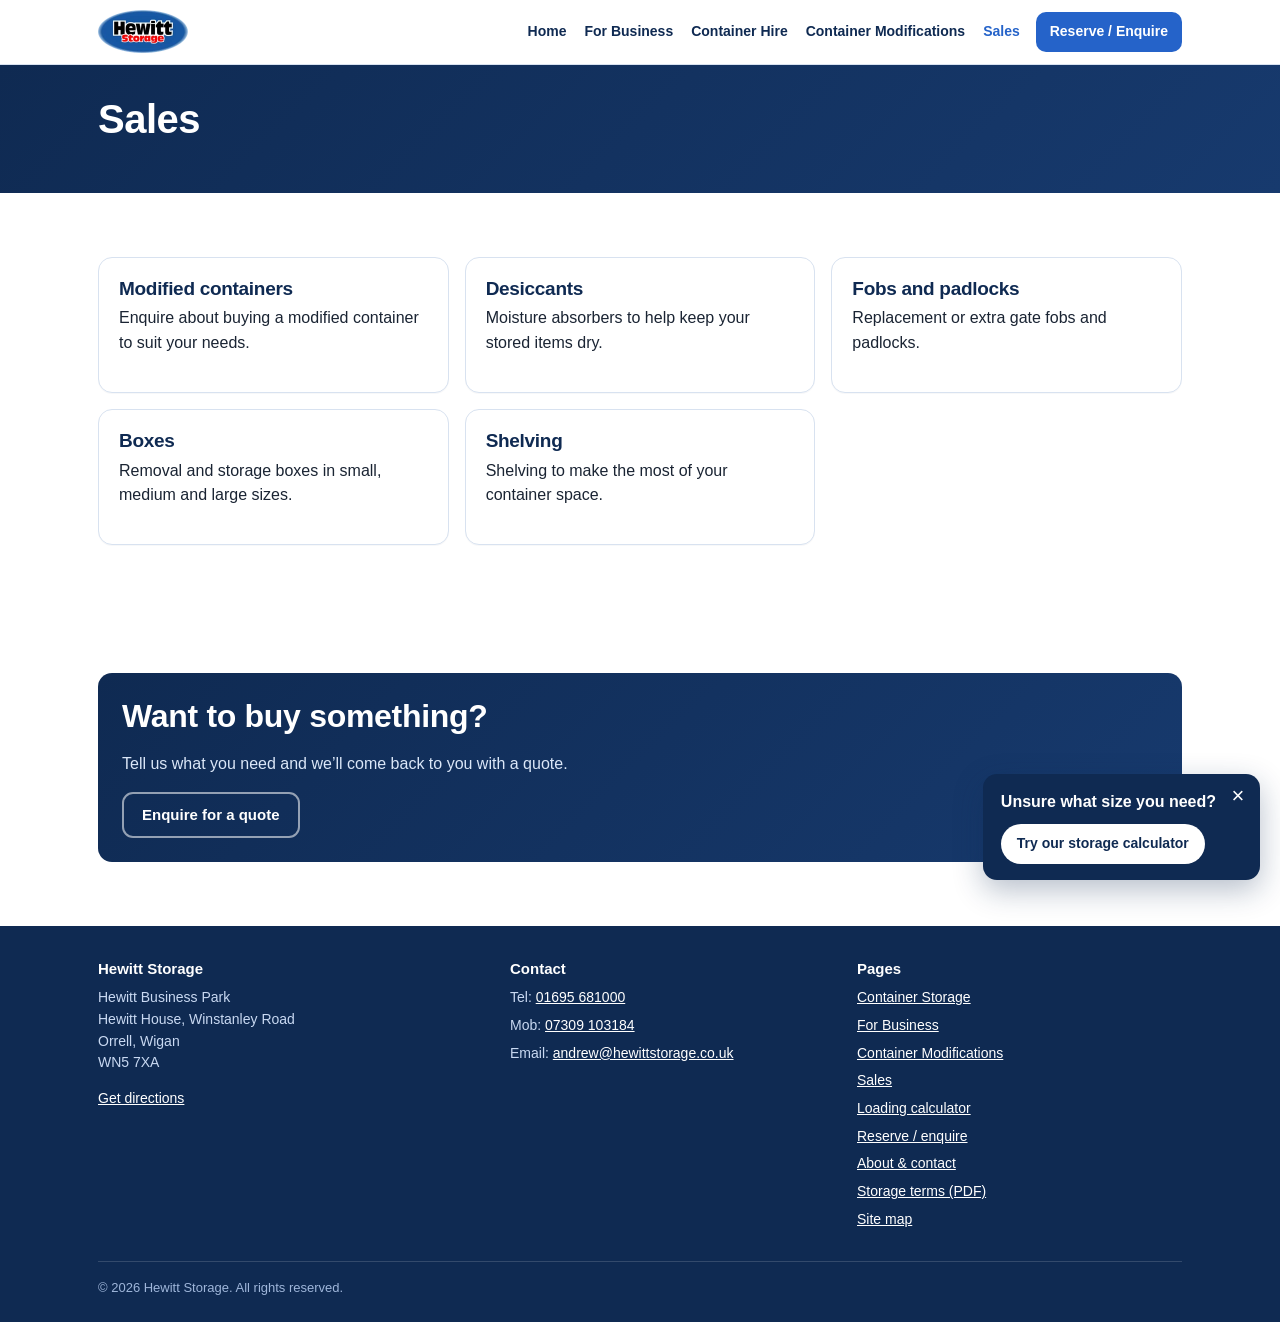
<file: sales.htm>
<!doctype html>
<html lang="en-GB">
  <head>
    <meta charset="utf-8" />
    <meta name="viewport" content="width=device-width, initial-scale=1" />
    <!-- PREVIEW-ONLY: remove the next line before go-live (see GO-LIVE.md) -->
    <meta name="robots" content="noindex,nofollow">
    <!-- PREVIEW-ONLY -->
    <title>Sales – Modified Containers &amp; Storage Supplies | Hewitt Storage</title>
    <meta
      name="description"
      content="Modified container sales, desiccants, fobs, padlocks, boxes and shelving from Hewitt Storage, Orrell, Wigan. Enquire for a quote."
    />
    <link rel="canonical" href="https://www.hewittstorage.co.uk/sales.htm" />
    <meta name="theme-color" content="#0f2a52" />
    <meta property="og:type" content="website" />
    <meta property="og:site_name" content="Hewitt Storage" />
    <meta
      property="og:title"
      content="Sales – Modified Containers &amp; Storage Supplies | Hewitt Storage"
    />
    <meta
      property="og:description"
      content="Modified container sales, desiccants, fobs, padlocks, boxes and shelving from Hewitt Storage, Orrell, Wigan. Enquire for a quote."
    />
    <meta property="og:url" content="https://www.hewittstorage.co.uk/sales.htm" />
    <meta
      property="og:image"
      content="https://www.hewittstorage.co.uk/assets/img/container-row-1600.jpg"
    />
    <link rel="icon" href="assets/favicon.svg" type="image/svg+xml" />
    <style>
      :root {
        --navy: #0f2a52;
        --navy-2: #173a6e;
        --blue: #2563c9;
        --sky: #e8f0fb;
        --ink: #1a2433;
        --muted: #5b6b82;
        --line: #d8e2f0;
        --bg: #f6f9fd;
        --white: #fff;
        --radius: 14px;
        --wrap: 1120px;
        --shadow: 0 6px 24px rgba(15, 42, 82, 0.08);
      }
      * {
        box-sizing: border-box;
      }
      body {
        margin: 0;
        font-family:
          -apple-system, BlinkMacSystemFont, 'Segoe UI', Roboto, 'Helvetica Neue', Arial, sans-serif;
        color: var(--ink);
        background: var(--white);
        line-height: 1.55;
        font-size: 16px;
      }
      img {
        max-width: 100%;
        height: auto;
        display: block;
      }
      a {
        color: var(--blue);
      }
      .wrap {
        max-width: var(--wrap);
        margin: 0 auto;
        padding: 0 18px;
      }
      h1,
      h2,
      h3 {
        color: var(--navy);
        line-height: 1.2;
        margin: 0 0 0.5em;
      }
      h1 {
        font-size: clamp(28px, 6vw, 46px);
      }
      .site-head {
        background: #fff;
        border-bottom: 1px solid var(--line);
        position: sticky;
        top: 0;
        z-index: 50;
      }
      .site-head .wrap {
        display: flex;
        align-items: center;
        justify-content: space-between;
        gap: 12px;
        min-height: 64px;
      }
      .brand {
        display: flex;
        align-items: center;
        gap: 10px;
        text-decoration: none;
      }
      .brand img {
        height: 44px;
        width: auto;
      }
      .nav-toggle {
        border: 1px solid var(--line);
        background: #fff;
        border-radius: 10px;
        padding: 9px 12px;
        font: inherit;
        font-weight: 700;
        color: var(--navy);
        cursor: pointer;
        display: flex;
        align-items: center;
        gap: 8px;
      }
      .site-nav {
        display: none;
      }
      .btn {
        display: inline-flex;
        align-items: center;
        justify-content: center;
        font: inherit;
        font-weight: 700;
        font-size: 15px;
        text-decoration: none;
        border-radius: 11px;
        padding: 12px 18px;
        border: 2px solid var(--blue);
        background: var(--blue);
        color: #fff;
      }
      .hero {
        position: relative;
        color: #fff;
        background: var(--navy) center/cover no-repeat;
        isolation: isolate;
      }
      .hero::before {
        content: '';
        position: absolute;
        inset: 0;
        background: linear-gradient(
          180deg,
          rgba(15, 42, 82, 0.88),
          rgba(15, 42, 82, 0.78) 55%,
          rgba(15, 42, 82, 0.92)
        );
        z-index: -1;
      }
      .hero .wrap {
        padding-top: 38px;
        padding-bottom: 40px;
      }
      .hero h1 {
        color: #fff;
      }
      .page-hero {
        background: linear-gradient(135deg, var(--navy), var(--navy-2));
        color: #fff;
      }
      .page-hero .wrap {
        padding-top: 30px;
        padding-bottom: 30px;
      }
      .page-hero h1 {
        color: #fff;
        font-size: clamp(26px, 5vw, 40px);
      }
      .page-hero p {
        color: #dbe7f8;
        max-width: 700px;
        margin: 0;
      }
      .trust {
        background: var(--sky);
      }
      .skip {
        position: absolute;
        left: -999px;
      }
    </style>
    <link
      rel="stylesheet"
      href="assets/site.min.css?v=20261016c"
      media="print"
      onload="this.media = 'all'"
    />
    <noscript><link rel="stylesheet" href="assets/site.min.css?v=20261016c" /></noscript>
    <!-- Google Tag Manager (existing container GTM-TWHT2SN4). Only loads on hewittstorage.co.uk / hewprop.co.uk, so preview visits are not tracked. -->
    <script>
      if (/(^|\.)(hewittstorage|hewprop)\.co\.uk$/.test(location.hostname)) {
        (function (w, d, s, l, i) {
          w[l] = w[l] || [];
          w[l].push({ 'gtm.start': new Date().getTime(), event: 'gtm.js' });
          var f = d.getElementsByTagName(s)[0],
            j = d.createElement(s),
            dl = l != 'dataLayer' ? '&l=' + l : '';
          j.async = true;
          j.src = 'https://www.googletagmanager.com/gtm.js?id=' + i + dl;
          f.parentNode.insertBefore(j, f);
        })(window, document, 'script', 'dataLayer', 'GTM-TWHT2SN4');
      }
    </script>
  </head>
  <body>
    <a class="skip" href="#main">Skip to content</a>
    <header class="site-head">
      <div class="wrap">
        <a class="brand" href="index.htm"
          ><picture
            ><source type="image/webp" srcset="assets/img/hewitt-storage-logo-180.webp" />
            <img
              src="assets/img/hewitt-storage-logo.png"
              alt="Hewitt Storage"
              width="90"
              height="44" /></picture
        ></a>
        <button class="nav-toggle" type="button" aria-expanded="false" aria-controls="site-nav">
          <svg viewBox="0 0 20 20" aria-hidden="true">
            <path
              d="M3 5h14M3 10h14M3 15h14"
              stroke="currentColor"
              stroke-width="2"
              stroke-linecap="round"
            /></svg
          >Menu
        </button>
        <nav class="site-nav" id="site-nav" aria-label="Main">
          <ul>
            <li><a href="index.htm">Home</a></li>
            <li><a href="business.htm">For Business</a></li>
            <li><a href="container-hire.htm">Container Hire</a></li>
            <li><a href="modifications.htm">Container Modifications</a></li>
            <li><a href="sales.htm" aria-current="page">Sales</a></li>
            <li><a class="nav-cta" href="reserve.htm">Reserve / Enquire</a></li>
          </ul>
        </nav>
      </div>
    </header>
    <main id="main">
      <section class="page-hero">
        <div class="wrap"><h1>Sales</h1></div>
      </section>
      <section class="block">
        <div class="wrap">
          <div class="grid c3 svc">
            <div class="card">
              <h2 class="h3">Modified containers</h2>
              <p>Enquire about buying a modified container to suit your needs.</p>
            </div>
            <div class="card">
              <h2 class="h3">Desiccants</h2>
              <p>Moisture absorbers to help keep your stored items dry.</p>
            </div>
            <div class="card">
              <h2 class="h3">Fobs and padlocks</h2>
              <p>Replacement or extra gate fobs and padlocks.</p>
            </div>
            <div class="card">
              <h2 class="h3">Boxes</h2>
              <p>Removal and storage boxes in small, medium and large sizes.</p>
            </div>
            <div class="card">
              <h2 class="h3">Shelving</h2>
              <p>Shelving to make the most of your container space.</p>
            </div>
          </div>
        </div>
      </section>

      <section class="block">
        <div class="wrap">
          <div class="cta-band">
            <h2>Want to buy something?</h2>
            <p>Tell us what you need and we’ll come back to you with a quote.</p>
            <div class="btns"><a class="btn light" href="reserve.htm">Enquire for a quote</a></div>
          </div>
        </div>
      </section>
    </main>
    <footer class="site-foot">
      <div class="wrap">
        <div class="foot-grid">
          <div>
            <h3>Hewitt Storage</h3>
            <p>
              Hewitt Business Park<br />Hewitt House, Winstanley Road<br />Orrell, Wigan<br />WN5
              7XA
            </p>
            <p>
              <a
                href="https://www.google.com/maps/search/?api=1&query=Hewitt+Business+Park+Winstanley+Road+Orrell+Wigan+WN5+7XA"
                rel="noopener"
                target="_blank"
                >Get directions</a
              >
            </p>
          </div>
          <div>
            <h3>Contact</h3>
            <ul>
              <li>Tel: <a href="tel:+441695681000">01695 681000</a></li>
              <li>Mob: <a href="tel:+447309103184">07309 103184</a></li>
              <li>
                Email: <a href="mailto:andrew@hewittstorage.co.uk">andrew@hewittstorage.co.uk</a>
              </li>
            </ul>
          </div>
          <div>
            <h3>Pages</h3>
            <ul>
              <li><a href="storage.htm">Container Storage</a></li>
              <li><a href="business.htm">For Business</a></li>
              <li><a href="modifications.htm">Container Modifications</a></li>
              <li><a href="sales.htm">Sales</a></li>
              <li><a href="storage-calculator.html?v=pborient">Loading calculator</a></li>
              <li><a href="reserve.htm">Reserve / enquire</a></li>
              <li><a href="about.htm">About &amp; contact</a></li>
              <li><a href="StorageTerms.pdf">Storage terms (PDF)</a></li>
              <li><a href="site-map.htm">Site map</a></li>
            </ul>
          </div>
        </div>
        <div class="foot-base">© 2026 Hewitt Storage. All rights reserved.</div>
      </div>
    </footer>
    <!-- Storage-calculator nudge (shown after 6s or 40% scroll; hidden 7 days once dismissed/clicked) -->
    <style>
      .calc-nudge {
        position: fixed;
        right: 20px;
        bottom: 20px;
        z-index: 70;
        max-width: 300px;
        background: var(--navy, #0f2a52);
        color: #fff;
        border-radius: 14px;
        box-shadow: 0 10px 30px rgba(15, 42, 82, 0.3);
        padding: 16px 44px 16px 18px;
        transform: translateY(140%);
        opacity: 0;
        visibility: hidden;
        transition:
          transform 0.45s ease,
          opacity 0.45s ease,
          visibility 0s 0.45s;
      }
      .calc-nudge.show {
        transform: none;
        opacity: 1;
        visibility: visible;
        transition:
          transform 0.45s ease,
          opacity 0.45s ease;
      }
      .calc-nudge p {
        margin: 0 0 10px;
        font-weight: 700;
        font-size: 16px;
        color: #fff;
      }
      .calc-nudge a.nudge-go {
        display: inline-block;
        background: #fff;
        color: var(--navy, #0f2a52);
        font-weight: 700;
        text-decoration: none;
        border-radius: 999px;
        padding: 9px 16px;
        font-size: 14px;
      }
      .calc-nudge a.nudge-go:hover,
      .calc-nudge a.nudge-go:focus {
        background: var(--sky, #e8f0fb);
      }
      .calc-nudge .nudge-x {
        position: absolute;
        top: 6px;
        right: 6px;
        width: 32px;
        height: 32px;
        border: 0;
        border-radius: 50%;
        background: transparent;
        color: #fff;
        font-size: 22px;
        line-height: 1;
        cursor: pointer;
      }
      .calc-nudge .nudge-x:hover,
      .calc-nudge .nudge-x:focus {
        background: rgba(255, 255, 255, 0.15);
      }
      @media (max-width: 899px) {
        .calc-nudge {
          left: 10px;
          right: 10px;
          bottom: calc(20px + env(safe-area-inset-bottom));
          max-width: none;
          padding: 10px 42px 10px 14px;
          display: flex;
          align-items: center;
          gap: 10px;
          justify-content: space-between;
        }
        .calc-nudge p {
          margin: 0;
          font-size: 14px;
        }
        .calc-nudge a.nudge-go {
          padding: 7px 12px;
          font-size: 13px;
          white-space: nowrap;
        }
      }
      @media (prefers-reduced-motion: reduce) {
        .calc-nudge,
        .calc-nudge.show {
          transition: none;
        }
      }
    </style>
    <aside
      class="calc-nudge"
      id="calc-nudge"
      role="complementary"
      aria-label="Storage calculator suggestion"
      hidden
    >
      <p>Unsure what size you need?</p>
      <a class="nudge-go" href="storage-calculator.html?v=pborient">Try our storage calculator</a>
      <button type="button" class="nudge-x" aria-label="Close storage calculator suggestion">
        &times;
      </button>
    </aside>
    <script>
      (function () {
        var K = 'hsCalcNudgeHideUntil_v2';
        var el = document.getElementById('calc-nudge');
        if (!el) return;
        try {
          if (+localStorage.getItem(K) > Date.now()) return;
        } catch (e) {}
        var shown = false;
        function hide7() {
          try {
            localStorage.setItem(K, String(Date.now() + 7 * 864e5));
          } catch (e) {}
        }
        function show() {
          if (shown) return;
          shown = true;
          el.hidden = false;
          requestAnimationFrame(function () {
            requestAnimationFrame(function () {
              el.classList.add('show');
            });
          });
          window.removeEventListener('scroll', onS);
        }
        function onS() {
          var h = document.documentElement.scrollHeight - innerHeight;
          if (h > 0 && scrollY / h >= 0.4) show();
        }
        setTimeout(show, 6000);
        window.addEventListener('scroll', onS, { passive: true });
        el.querySelector('.nudge-x').addEventListener('click', function () {
          hide7();
          el.classList.remove('show');
          setTimeout(function () {
            el.hidden = true;
          }, 460);
        });
        el.querySelector('.nudge-go').addEventListener('click', hide7);
        document.addEventListener('keydown', function (e) {
          if (e.key === 'Escape' && el.classList.contains('show')) {
            el.querySelector('.nudge-x').click();
          }
        });
      })();
    </script>
    <script src="assets/site.js" defer></script>
  </body>
</html>
</file>
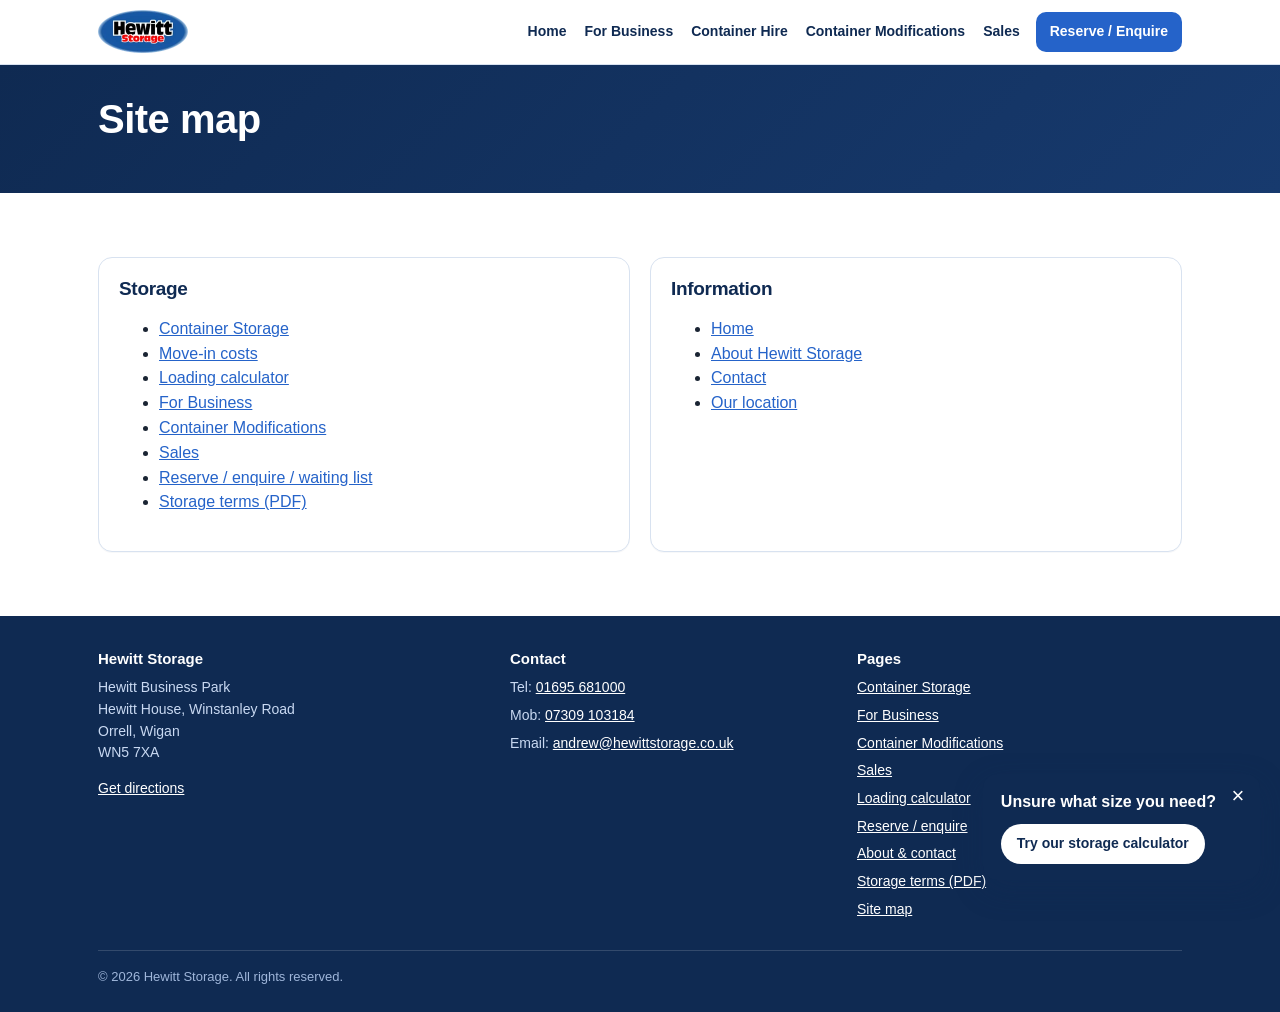
<file: site-map.htm>
<!doctype html>
<html lang="en-GB">
  <head>
    <meta charset="utf-8" />
    <meta name="viewport" content="width=device-width, initial-scale=1" />
    <!-- PREVIEW-ONLY: remove the next line before go-live (see GO-LIVE.md) -->
    <meta name="robots" content="noindex,nofollow">
    <!-- PREVIEW-ONLY -->
    <title>Site Map | Hewitt Storage, Orrell</title>
    <meta name="description" content="All pages on the Hewitt Storage website." />
    <link rel="canonical" href="https://www.hewittstorage.co.uk/site-map.htm" />
    <meta name="theme-color" content="#0f2a52" />
    <meta property="og:type" content="website" />
    <meta property="og:site_name" content="Hewitt Storage" />
    <meta property="og:title" content="Site Map | Hewitt Storage, Orrell" />
    <meta property="og:description" content="All pages on the Hewitt Storage website." />
    <meta property="og:url" content="https://www.hewittstorage.co.uk/site-map.htm" />
    <meta
      property="og:image"
      content="https://www.hewittstorage.co.uk/assets/img/container-row-1600.jpg"
    />
    <link rel="icon" href="assets/favicon.svg" type="image/svg+xml" />
    <style>
      :root {
        --navy: #0f2a52;
        --navy-2: #173a6e;
        --blue: #2563c9;
        --sky: #e8f0fb;
        --ink: #1a2433;
        --muted: #5b6b82;
        --line: #d8e2f0;
        --bg: #f6f9fd;
        --white: #fff;
        --radius: 14px;
        --wrap: 1120px;
        --shadow: 0 6px 24px rgba(15, 42, 82, 0.08);
      }
      * {
        box-sizing: border-box;
      }
      body {
        margin: 0;
        font-family:
          -apple-system, BlinkMacSystemFont, 'Segoe UI', Roboto, 'Helvetica Neue', Arial, sans-serif;
        color: var(--ink);
        background: var(--white);
        line-height: 1.55;
        font-size: 16px;
      }
      img {
        max-width: 100%;
        height: auto;
        display: block;
      }
      a {
        color: var(--blue);
      }
      .wrap {
        max-width: var(--wrap);
        margin: 0 auto;
        padding: 0 18px;
      }
      h1,
      h2,
      h3 {
        color: var(--navy);
        line-height: 1.2;
        margin: 0 0 0.5em;
      }
      h1 {
        font-size: clamp(28px, 6vw, 46px);
      }
      .site-head {
        background: #fff;
        border-bottom: 1px solid var(--line);
        position: sticky;
        top: 0;
        z-index: 50;
      }
      .site-head .wrap {
        display: flex;
        align-items: center;
        justify-content: space-between;
        gap: 12px;
        min-height: 64px;
      }
      .brand {
        display: flex;
        align-items: center;
        gap: 10px;
        text-decoration: none;
      }
      .brand img {
        height: 44px;
        width: auto;
      }
      .nav-toggle {
        border: 1px solid var(--line);
        background: #fff;
        border-radius: 10px;
        padding: 9px 12px;
        font: inherit;
        font-weight: 700;
        color: var(--navy);
        cursor: pointer;
        display: flex;
        align-items: center;
        gap: 8px;
      }
      .site-nav {
        display: none;
      }
      .btn {
        display: inline-flex;
        align-items: center;
        justify-content: center;
        font: inherit;
        font-weight: 700;
        font-size: 15px;
        text-decoration: none;
        border-radius: 11px;
        padding: 12px 18px;
        border: 2px solid var(--blue);
        background: var(--blue);
        color: #fff;
      }
      .hero {
        position: relative;
        color: #fff;
        background: var(--navy) center/cover no-repeat;
        isolation: isolate;
      }
      .hero::before {
        content: '';
        position: absolute;
        inset: 0;
        background: linear-gradient(
          180deg,
          rgba(15, 42, 82, 0.88),
          rgba(15, 42, 82, 0.78) 55%,
          rgba(15, 42, 82, 0.92)
        );
        z-index: -1;
      }
      .hero .wrap {
        padding-top: 38px;
        padding-bottom: 40px;
      }
      .hero h1 {
        color: #fff;
      }
      .page-hero {
        background: linear-gradient(135deg, var(--navy), var(--navy-2));
        color: #fff;
      }
      .page-hero .wrap {
        padding-top: 30px;
        padding-bottom: 30px;
      }
      .page-hero h1 {
        color: #fff;
        font-size: clamp(26px, 5vw, 40px);
      }
      .page-hero p {
        color: #dbe7f8;
        max-width: 700px;
        margin: 0;
      }
      .trust {
        background: var(--sky);
      }
      .skip {
        position: absolute;
        left: -999px;
      }
    </style>
    <link
      rel="stylesheet"
      href="assets/site.min.css?v=20261016c"
      media="print"
      onload="this.media = 'all'"
    />
    <noscript><link rel="stylesheet" href="assets/site.min.css?v=20261016c" /></noscript>
    <!-- Google Tag Manager (existing container GTM-TWHT2SN4). Only loads on hewittstorage.co.uk / hewprop.co.uk, so preview visits are not tracked. -->
    <script>
      if (/(^|\.)(hewittstorage|hewprop)\.co\.uk$/.test(location.hostname)) {
        (function (w, d, s, l, i) {
          w[l] = w[l] || [];
          w[l].push({ 'gtm.start': new Date().getTime(), event: 'gtm.js' });
          var f = d.getElementsByTagName(s)[0],
            j = d.createElement(s),
            dl = l != 'dataLayer' ? '&l=' + l : '';
          j.async = true;
          j.src = 'https://www.googletagmanager.com/gtm.js?id=' + i + dl;
          f.parentNode.insertBefore(j, f);
        })(window, document, 'script', 'dataLayer', 'GTM-TWHT2SN4');
      }
    </script>
  </head>
  <body>
    <a class="skip" href="#main">Skip to content</a>
    <header class="site-head">
      <div class="wrap">
        <a class="brand" href="index.htm"
          ><picture
            ><source type="image/webp" srcset="assets/img/hewitt-storage-logo-180.webp" />
            <img
              src="assets/img/hewitt-storage-logo.png"
              alt="Hewitt Storage"
              width="90"
              height="44" /></picture
        ></a>
        <button class="nav-toggle" type="button" aria-expanded="false" aria-controls="site-nav">
          <svg viewBox="0 0 20 20" aria-hidden="true">
            <path
              d="M3 5h14M3 10h14M3 15h14"
              stroke="currentColor"
              stroke-width="2"
              stroke-linecap="round"
            /></svg
          >Menu
        </button>
        <nav class="site-nav" id="site-nav" aria-label="Main">
          <ul>
            <li><a href="index.htm">Home</a></li>
            <li><a href="business.htm">For Business</a></li>
            <li><a href="container-hire.htm">Container Hire</a></li>
            <li><a href="modifications.htm">Container Modifications</a></li>
            <li><a href="sales.htm">Sales</a></li>
            <li><a class="nav-cta" href="reserve.htm">Reserve / Enquire</a></li>
          </ul>
        </nav>
      </div>
    </header>
    <main id="main">
      <section class="page-hero">
        <div class="wrap"><h1>Site map</h1></div>
      </section>
      <section class="block">
        <div class="wrap grid c2">
          <div class="card">
            <h2 class="h3">Storage</h2>
            <ul>
              <li><a href="storage.htm">Container Storage</a></li>
              <li><a href="storage.htm#move-in">Move-in costs</a></li>
              <li><a href="storage-calculator.html?v=pborient">Loading calculator</a></li>
              <li><a href="business.htm">For Business</a></li>
              <li><a href="modifications.htm">Container Modifications</a></li>
              <li><a href="sales.htm">Sales</a></li>
              <li><a href="reserve.htm">Reserve / enquire / waiting list</a></li>
              <li><a href="StorageTerms.pdf">Storage terms (PDF)</a></li>
            </ul>
          </div>
          <div class="card">
            <h2 class="h3">Information</h2>
            <ul>
              <li><a href="index.htm">Home</a></li>
              <li><a href="about.htm">About Hewitt Storage</a></li>
              <li><a href="about.htm#Contact">Contact</a></li>
              <li><a href="about.htm#Location">Our location</a></li>
            </ul>
          </div>
        </div>
      </section>
    </main>
    <footer class="site-foot">
      <div class="wrap">
        <div class="foot-grid">
          <div>
            <h3>Hewitt Storage</h3>
            <p>
              Hewitt Business Park<br />Hewitt House, Winstanley Road<br />Orrell, Wigan<br />WN5
              7XA
            </p>
            <p>
              <a
                href="https://www.google.com/maps/search/?api=1&query=Hewitt+Business+Park+Winstanley+Road+Orrell+Wigan+WN5+7XA"
                rel="noopener"
                target="_blank"
                >Get directions</a
              >
            </p>
          </div>
          <div>
            <h3>Contact</h3>
            <ul>
              <li>Tel: <a href="tel:+441695681000">01695 681000</a></li>
              <li>Mob: <a href="tel:+447309103184">07309 103184</a></li>
              <li>
                Email: <a href="mailto:andrew@hewittstorage.co.uk">andrew@hewittstorage.co.uk</a>
              </li>
            </ul>
          </div>
          <div>
            <h3>Pages</h3>
            <ul>
              <li><a href="storage.htm">Container Storage</a></li>
              <li><a href="business.htm">For Business</a></li>
              <li><a href="modifications.htm">Container Modifications</a></li>
              <li><a href="sales.htm">Sales</a></li>
              <li><a href="storage-calculator.html?v=pborient">Loading calculator</a></li>
              <li><a href="reserve.htm">Reserve / enquire</a></li>
              <li><a href="about.htm">About &amp; contact</a></li>
              <li><a href="StorageTerms.pdf">Storage terms (PDF)</a></li>
              <li><a href="site-map.htm">Site map</a></li>
            </ul>
          </div>
        </div>
        <div class="foot-base">© 2026 Hewitt Storage. All rights reserved.</div>
      </div>
    </footer>
    <!-- Storage-calculator nudge (shown after 6s or 40% scroll; hidden 7 days once dismissed/clicked) -->
    <style>
      .calc-nudge {
        position: fixed;
        right: 20px;
        bottom: 20px;
        z-index: 70;
        max-width: 300px;
        background: var(--navy, #0f2a52);
        color: #fff;
        border-radius: 14px;
        box-shadow: 0 10px 30px rgba(15, 42, 82, 0.3);
        padding: 16px 44px 16px 18px;
        transform: translateY(140%);
        opacity: 0;
        visibility: hidden;
        transition:
          transform 0.45s ease,
          opacity 0.45s ease,
          visibility 0s 0.45s;
      }
      .calc-nudge.show {
        transform: none;
        opacity: 1;
        visibility: visible;
        transition:
          transform 0.45s ease,
          opacity 0.45s ease;
      }
      .calc-nudge p {
        margin: 0 0 10px;
        font-weight: 700;
        font-size: 16px;
        color: #fff;
      }
      .calc-nudge a.nudge-go {
        display: inline-block;
        background: #fff;
        color: var(--navy, #0f2a52);
        font-weight: 700;
        text-decoration: none;
        border-radius: 999px;
        padding: 9px 16px;
        font-size: 14px;
      }
      .calc-nudge a.nudge-go:hover,
      .calc-nudge a.nudge-go:focus {
        background: var(--sky, #e8f0fb);
      }
      .calc-nudge .nudge-x {
        position: absolute;
        top: 6px;
        right: 6px;
        width: 32px;
        height: 32px;
        border: 0;
        border-radius: 50%;
        background: transparent;
        color: #fff;
        font-size: 22px;
        line-height: 1;
        cursor: pointer;
      }
      .calc-nudge .nudge-x:hover,
      .calc-nudge .nudge-x:focus {
        background: rgba(255, 255, 255, 0.15);
      }
      @media (max-width: 899px) {
        .calc-nudge {
          left: 10px;
          right: 10px;
          bottom: calc(20px + env(safe-area-inset-bottom));
          max-width: none;
          padding: 10px 42px 10px 14px;
          display: flex;
          align-items: center;
          gap: 10px;
          justify-content: space-between;
        }
        .calc-nudge p {
          margin: 0;
          font-size: 14px;
        }
        .calc-nudge a.nudge-go {
          padding: 7px 12px;
          font-size: 13px;
          white-space: nowrap;
        }
      }
      @media (prefers-reduced-motion: reduce) {
        .calc-nudge,
        .calc-nudge.show {
          transition: none;
        }
      }
    </style>
    <aside
      class="calc-nudge"
      id="calc-nudge"
      role="complementary"
      aria-label="Storage calculator suggestion"
      hidden
    >
      <p>Unsure what size you need?</p>
      <a class="nudge-go" href="storage-calculator.html?v=pborient">Try our storage calculator</a>
      <button type="button" class="nudge-x" aria-label="Close storage calculator suggestion">
        &times;
      </button>
    </aside>
    <script>
      (function () {
        var K = 'hsCalcNudgeHideUntil_v2';
        var el = document.getElementById('calc-nudge');
        if (!el) return;
        try {
          if (+localStorage.getItem(K) > Date.now()) return;
        } catch (e) {}
        var shown = false;
        function hide7() {
          try {
            localStorage.setItem(K, String(Date.now() + 7 * 864e5));
          } catch (e) {}
        }
        function show() {
          if (shown) return;
          shown = true;
          el.hidden = false;
          requestAnimationFrame(function () {
            requestAnimationFrame(function () {
              el.classList.add('show');
            });
          });
          window.removeEventListener('scroll', onS);
        }
        function onS() {
          var h = document.documentElement.scrollHeight - innerHeight;
          if (h > 0 && scrollY / h >= 0.4) show();
        }
        setTimeout(show, 6000);
        window.addEventListener('scroll', onS, { passive: true });
        el.querySelector('.nudge-x').addEventListener('click', function () {
          hide7();
          el.classList.remove('show');
          setTimeout(function () {
            el.hidden = true;
          }, 460);
        });
        el.querySelector('.nudge-go').addEventListener('click', hide7);
        document.addEventListener('keydown', function (e) {
          if (e.key === 'Escape' && el.classList.contains('show')) {
            el.querySelector('.nudge-x').click();
          }
        });
      })();
    </script>
    <script src="assets/site.js" defer></script>
  </body>
</html>
</file>
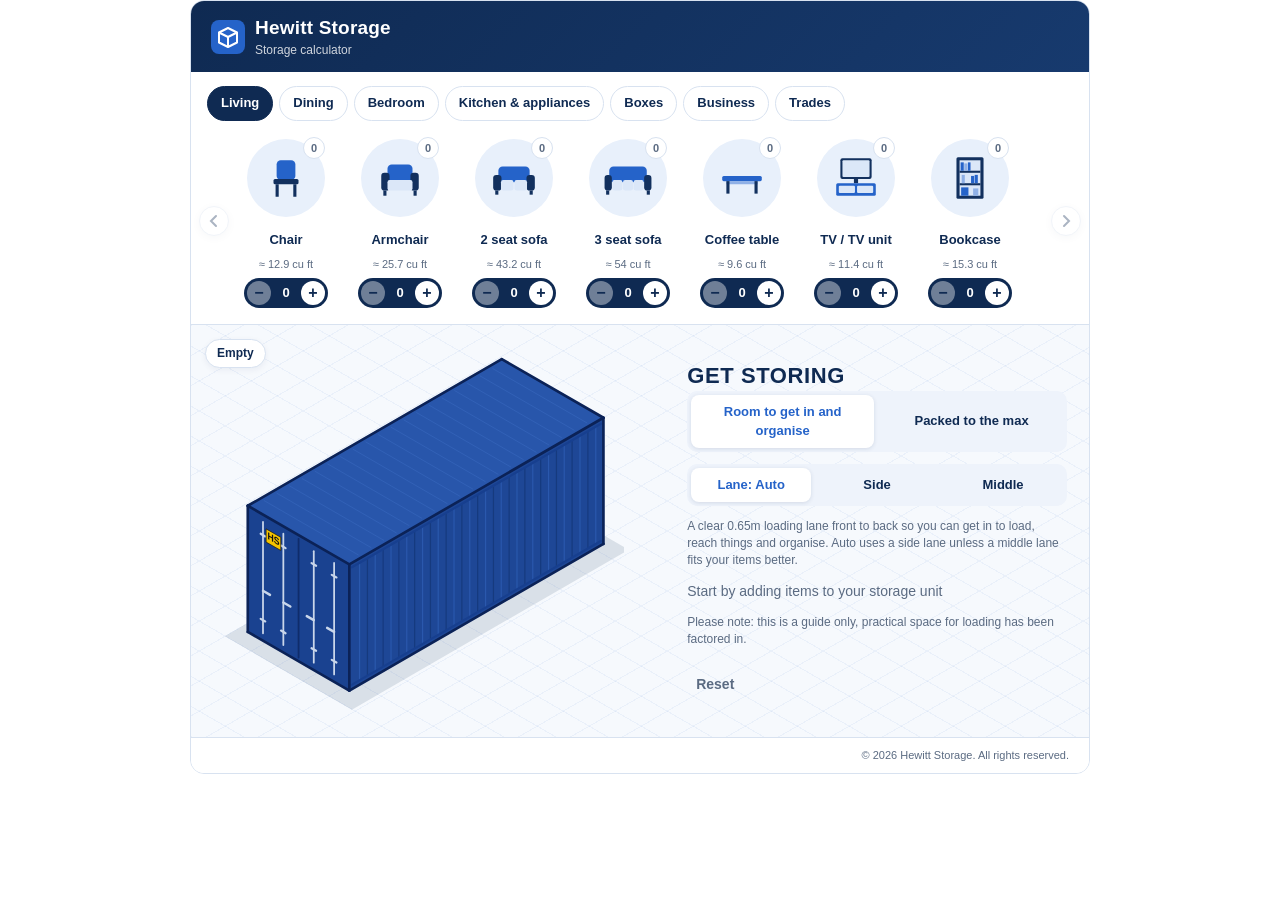
<file: storage-calculator.html>
<!doctype html>
<html lang="en-GB">
  <head>
<meta name="robots" content="noindex,nofollow">
    <meta charset="utf-8" />
    <meta name="viewport" content="width=device-width, initial-scale=1" />
    <title>Storage Calculator | Hewitt Storage, Orrell, Wigan</title>
    <link rel="icon" href="assets/favicon.svg" type="image/svg+xml" />
    <meta
      name="description"
      content="Work out how much container storage you need at Hewitt Storage, Orrell, Wigan. Add your items and get an instant estimate."
    />
    <style>
      :root {
        --navy: #0f2a52;
        --navy-2: #173a6e;
        --blue: #2563c9;
        --blue-2: #3b7be0;
        --sky: #e8f0fb;
        --ink: #1a2433;
        --muted: #5b6b82;
        --line: #d8e2f0;
        --bg: #f6f9fd;
        --white: #fff;
        --ok: #1f9d6b;
        --warn: #d98a1c;
        --i-a: #12305e;
        --i-b: #2563c9;
        --i-c: #dbe7f8;
        --i-d: #8fb0e6;
        --i-k: #d4a76a;
        --i-k2: #bf8f50;
        --i-t: #f1dcb4;
        --i-w: #9c6b34;
        --radius: 14px;
      }
      * {
        box-sizing: border-box;
      }
      html,
      body {
        margin: 0;
        padding: 0;
        background: transparent;
      }
      body {
        font-family:
          -apple-system, BlinkMacSystemFont, 'Segoe UI', Roboto, 'Helvetica Neue', Arial, sans-serif;
        color: var(--ink);
        -webkit-font-smoothing: antialiased;
        line-height: 1.4;
      }
      .hsc {
        max-width: 900px;
        margin: 0 auto;
        background: var(--white);
        border: 1px solid var(--line);
        border-radius: var(--radius);
        overflow: hidden;
      }
      /* Header */
      .hsc-head {
        display: flex;
        align-items: center;
        justify-content: space-between;
        gap: 12px;
        padding: 14px 20px;
        background: linear-gradient(135deg, var(--navy), var(--navy-2));
        color: #fff;
      }
      .hsc-brand {
        display: flex;
        align-items: center;
        gap: 10px;
      }
      .hsc-logo {
        width: 34px;
        height: 34px;
        flex: none;
      }
      .hsc-brand h1 {
        margin: 0;
        font-size: 19px;
        letter-spacing: 0.2px;
        font-weight: 700;
      }
      .hsc-brand p {
        margin: 0;
        font-size: 12px;
        opacity: 0.8;
      }
      .hsc-tag {
        font-size: 12px;
        background: rgba(255, 255, 255, 0.12);
        border: 1px solid rgba(255, 255, 255, 0.2);
        padding: 5px 10px;
        border-radius: 999px;
        white-space: nowrap;
      }
      /* Tabs */
      .hsc-tabs {
        display: flex;
        gap: 6px;
        overflow-x: auto;
        padding: 14px 16px 4px;
        scrollbar-width: none;
      }
      .hsc-tabs::-webkit-scrollbar {
        display: none;
      }
      .hsc-tab {
        flex: none;
        border: 1px solid var(--line);
        background: #fff;
        color: var(--navy);
        font: inherit;
        font-size: 13px;
        font-weight: 600;
        padding: 7px 13px;
        border-radius: 999px;
        cursor: pointer;
        display: flex;
        align-items: center;
        gap: 6px;
        transition:
          background 0.15s,
          color 0.15s,
          border-color 0.15s;
      }
      .hsc-tab:hover {
        border-color: var(--blue-2);
      }
      .hsc-tab[aria-selected='true'] {
        background: var(--navy);
        color: #fff;
        border-color: var(--navy);
      }
      .hsc-tab .n {
        background: var(--blue);
        color: #fff;
        font-size: 11px;
        min-width: 18px;
        height: 18px;
        line-height: 18px;
        border-radius: 9px;
        padding: 0 5px;
        text-align: center;
      }
      .hsc-tab[aria-selected='true'] .n {
        background: #fff;
        color: var(--navy);
      }
      /* Item strip */
      .hsc-strip-wrap {
        position: relative;
        padding: 4px 8px 10px;
      }
      .hsc-strip {
        display: flex;
        gap: 8px;
        overflow-x: auto;
        scroll-snap-type: x mandatory;
        scroll-behavior: smooth;
        padding: 10px 34px 6px;
        scroll-padding-inline: 34px;
        scrollbar-width: none;
      }
      .hsc-strip::-webkit-scrollbar {
        display: none;
      }
      .hsc-arrow {
        position: absolute;
        top: 50%;
        transform: translateY(-60%);
        width: 30px;
        height: 30px;
        border-radius: 50%;
        border: 1px solid var(--line);
        background: #fff;
        color: var(--navy);
        cursor: pointer;
        display: flex;
        align-items: center;
        justify-content: center;
        z-index: 2;
        box-shadow: 0 2px 6px rgba(15, 42, 82, 0.08);
      }
      .hsc-arrow:disabled {
        opacity: 0.35;
        cursor: default;
      }
      .hsc-arrow.l {
        left: 8px;
      }
      .hsc-arrow.r {
        right: 8px;
      }
      .hsc-item {
        flex: none;
        width: 106px;
        scroll-snap-align: start;
        text-align: center;
        display: flex;
        flex-direction: column;
        align-items: center;
      }
      .hsc-ico {
        position: relative;
        width: 78px;
        height: 78px;
        border-radius: 50%;
        background: var(--sky);
        border: 2px solid transparent;
        display: flex;
        align-items: center;
        justify-content: center;
        cursor: pointer;
        padding: 0;
        transition:
          transform 0.15s,
          border-color 0.15s,
          box-shadow 0.15s;
      }
      .hsc-ico:hover {
        transform: translateY(-2px);
        box-shadow: 0 6px 14px rgba(15, 42, 82, 0.12);
      }
      .hsc-item.on .hsc-ico {
        border-color: var(--blue);
        background: #fff;
      }
      .hsc-ico svg {
        width: 50px;
        height: 50px;
      }
      .hsc-badge {
        position: absolute;
        top: -4px;
        right: -2px;
        min-width: 22px;
        height: 22px;
        border-radius: 11px;
        background: #fff;
        color: var(--muted);
        border: 1px solid var(--line);
        font-size: 11px;
        font-weight: 700;
        line-height: 20px;
        padding: 0 5px;
      }
      .hsc-item.on .hsc-badge {
        background: var(--blue);
        color: #fff;
        border-color: var(--blue);
      }
      .hsc-name {
        margin-top: 7px;
        font-size: 13px;
        font-weight: 650;
        color: var(--navy);
        line-height: 1.2;
        min-height: 32px;
        display: flex;
        align-items: center;
      }
      .hsc-vol {
        font-size: 11px;
        color: var(--muted);
        margin-top: 1px;
      }
      .hsc-step {
        display: flex;
        align-items: center;
        gap: 4px;
        margin-top: 6px;
        background: var(--navy);
        border-radius: 999px;
        padding: 3px;
      }
      .hsc-step button {
        width: 24px;
        height: 24px;
        border-radius: 50%;
        border: 0;
        background: #fff;
        color: var(--navy);
        font-size: 16px;
        font-weight: 700;
        line-height: 1;
        cursor: pointer;
        display: flex;
        align-items: center;
        justify-content: center;
        padding: 0;
      }
      .hsc-step button:disabled {
        opacity: 0.4;
        cursor: default;
      }
      .hsc-step span {
        min-width: 22px;
        color: #fff;
        font-size: 13px;
        font-weight: 700;
      }
      /* Stage */
      .hsc-stage {
        display: grid;
        grid-template-columns: 1.1fr 1fr;
        gap: 8px;
        border-top: 1px solid var(--line);
        background-color: var(--bg);
        background-image:
          repeating-linear-gradient(30deg, rgba(37, 99, 201, 0.06) 0 1px, transparent 1px 26px),
          repeating-linear-gradient(150deg, rgba(37, 99, 201, 0.06) 0 1px, transparent 1px 26px);
      }
      .hsc-visual {
        position: relative;
        padding: 18px 12px 12px;
        display: flex;
        flex-direction: column;
        align-items: center;
        justify-content: center;
      }
      .hsc-visual svg.ctr {
        width: 100%;
        max-width: 400px;
        height: auto;
        display: block;
      }
      .hsc-pill {
        position: absolute;
        top: 14px;
        left: 14px;
        background: #fff;
        border: 1px solid var(--line);
        border-radius: 999px;
        padding: 5px 11px;
        font-size: 12px;
        font-weight: 700;
        color: var(--navy);
        box-shadow: 0 2px 6px rgba(15, 42, 82, 0.06);
      }
      .hsc-pill.multi {
        background: var(--warn);
        color: #fff;
        border-color: var(--warn);
      }
      .hsc-units {
        display: flex;
        flex-wrap: wrap;
        gap: 6px;
        justify-content: center;
        margin-top: 4px;
      }
      .hsc-unit {
        display: flex;
        align-items: center;
        gap: 6px;
        background: #fff;
        border: 1px solid var(--line);
        border-radius: 8px;
        padding: 4px 8px;
        font-size: 11px;
        color: var(--muted);
      }
      .hsc-unit i {
        display: block;
        width: 40px;
        height: 6px;
        border-radius: 3px;
        background: var(--sky);
        overflow: hidden;
      }
      .hsc-unit i b {
        display: block;
        height: 100%;
        background: var(--blue);
      }
      .walls {
        transition: opacity 0.35s ease;
      }
      .xray .walls {
        opacity: 0.16;
      }
      .xray .roof {
        opacity: 0.08;
      }
      .hidden-edge {
        opacity: 0;
        transition: opacity 0.35s;
      }
      .xray .hidden-edge {
        opacity: 0.55;
      }
      /* Result */
      .hsc-result {
        padding: 22px 22px 18px;
        display: flex;
        flex-direction: column;
        justify-content: center;
      }
      .hsc-result h2 {
        margin: 0;
        font-size: 22px;
        letter-spacing: 0.6px;
        color: var(--navy);
        font-weight: 800;
      }
      .hsc-sub {
        margin: 4px 0 0;
        font-size: 14px;
        color: var(--muted);
      }
      .hsc-stats {
        display: grid;
        grid-template-columns: repeat(3, 1fr);
        gap: 8px;
        margin-top: 14px;
      }
      .hsc-stat {
        background: #fff;
        border: 1px solid var(--line);
        border-radius: 10px;
        padding: 9px 10px;
      }
      .hsc-stat b {
        display: block;
        font-size: 19px;
        color: var(--navy);
        line-height: 1.15;
      }
      .hsc-stat small {
        display: block;
        font-size: 11px;
        color: var(--muted);
        margin-top: 2px;
      }
      .hsc-bar {
        margin-top: 12px;
        height: 10px;
        background: #e3eaf5;
        border-radius: 5px;
        overflow: hidden;
      }
      .hsc-bar span {
        display: block;
        height: 100%;
        width: 0;
        background: linear-gradient(90deg, var(--blue), var(--blue-2));
        border-radius: 5px;
        transition:
          width 0.35s ease,
          background 0.35s;
      }
      .hsc-bar.over span {
        background: linear-gradient(90deg, var(--warn), #e9a948);
      }
      .hsc-barlab {
        display: flex;
        justify-content: space-between;
        font-size: 11px;
        color: var(--muted);
        margin-top: 3px;
      }
      .hsc-rec {
        margin: 10px 0 0;
        font-size: 14px;
        color: var(--ink);
        background: #fff;
        border-left: 3px solid var(--blue);
        padding: 8px 10px;
        border-radius: 0 8px 8px 0;
      }
      .hsc-mode {
        display: flex;
        gap: 6px;
        margin: 0 0 12px;
        background: #eef3fb;
        border-radius: 10px;
        padding: 4px;
      }
      .hsc-mode button {
        flex: 1;
        border: 0;
        background: transparent;
        border-radius: 8px;
        padding: 8px 6px;
        font: inherit;
        font-size: 13px;
        font-weight: 650;
        color: var(--navy);
        cursor: pointer;
      }
      .hsc-mode button[aria-pressed='true'] {
        background: #fff;
        box-shadow: 0 1px 4px rgba(15, 42, 82, 0.12);
        color: var(--blue);
      }
      .hsc-modenote {
        margin: 0 0 10px;
        font-size: 12px;
        color: var(--muted);
      }
      .hsc-guide {
        margin: 12px 0 0;
        font-size: 12px;
        line-height: 1.4;
        color: var(--muted);
      }
      .hsc-prices {
        display: grid;
        grid-template-columns: 1fr 1fr;
        gap: 8px;
        margin-top: 12px;
      }
      .hsc-price {
        background: #fff;
        border: 1px solid var(--line);
        border-radius: 10px;
        padding: 10px;
      }
      .hsc-price .t {
        font-size: 12px;
        font-weight: 700;
        color: var(--navy);
      }
      .hsc-price .s {
        font-size: 11px;
        color: var(--muted);
      }
      .hsc-price .p {
        font-size: 20px;
        font-weight: 800;
        color: var(--navy);
        margin-top: 4px;
      }
      .hsc-price .p em {
        font-style: normal;
        font-size: 12px;
        font-weight: 600;
        color: var(--muted);
      }
      .hsc-price .x {
        font-size: 11px;
        color: var(--muted);
      }
      .hsc-price.ten {
        grid-column: 1 / -1;
        display: flex;
        align-items: center;
        justify-content: space-between;
        gap: 10px;
        flex-wrap: wrap;
        border: 2px solid var(--blue);
        background: linear-gradient(135deg, #f3f7ff, #e6efff);
      }
      .hsc-price.ten[hidden] {
        display: none;
      }
      .hsc-price.ten .tag {
        display: inline-block;
        background: var(--blue);
        color: #fff;
        font-size: 11px;
        font-weight: 700;
        letter-spacing: 0.3px;
        padding: 2px 8px;
        border-radius: 999px;
        margin-bottom: 3px;
      }
      .hsc-price.ten .p {
        margin-top: 0;
        text-align: right;
      }
      .hsc-price.ten .x {
        text-align: right;
      }
      .hsc-pill.ten {
        background: var(--blue);
        color: #fff;
        border-color: var(--blue);
      }
      .hsc-list {
        margin-top: 10px;
        font-size: 13px;
      }
      .hsc-list summary {
        cursor: pointer;
        color: var(--navy);
        font-weight: 650;
      }
      .hsc-list ul {
        margin: 6px 0 0;
        padding-left: 18px;
        color: var(--muted);
      }
      .hsc-filled[hidden],
      .hsc-sub[hidden] {
        display: none;
      }
      .hsc-ctas {
        display: flex;
        flex-wrap: wrap;
        gap: 8px;
        margin-top: 16px;
      }
      .hsc-btn {
        display: inline-flex;
        align-items: center;
        justify-content: center;
        gap: 6px;
        font: inherit;
        font-size: 14px;
        font-weight: 700;
        text-decoration: none;
        border-radius: 10px;
        padding: 10px 14px;
        cursor: pointer;
        border: 1px solid var(--navy);
        transition:
          background 0.15s,
          color 0.15s;
      }
      .hsc-btn svg {
        width: 16px;
        height: 16px;
      }
      .hsc-btn.pri {
        background: var(--blue);
        border-color: var(--blue);
        color: #fff;
      }
      .hsc-btn.pri:hover {
        background: #1d52ab;
      }
      .hsc-btn.sec {
        background: #fff;
        color: var(--navy);
      }
      .hsc-btn.sec:hover {
        background: var(--sky);
      }
      .hsc-btn.ghost {
        background: transparent;
        border-color: transparent;
        color: var(--muted);
        padding-left: 8px;
        padding-right: 8px;
      }
      .hsc-btn.ghost:hover {
        color: var(--navy);
      }
      .hsc-foot {
        display: flex;
        justify-content: space-between;
        gap: 10px;
        flex-wrap: wrap;
        padding: 10px 20px;
        border-top: 1px solid var(--line);
        font-size: 11px;
        color: var(--muted);
        background: #fff;
      }
      :focus-visible {
        outline: 3px solid #8fb4f0;
        outline-offset: 2px;
      }
      /* Icon palette */
      .a {
        fill: var(--i-a);
      }
      .b {
        fill: var(--i-b);
      }
      .c {
        fill: var(--i-c);
      }
      .d {
        fill: var(--i-d);
      }
      .k {
        fill: var(--i-k);
      }
      .k2 {
        fill: var(--i-k2);
      }
      .t {
        fill: var(--i-t);
      }
      .w {
        fill: var(--i-w);
      }
      .sa {
        fill: none;
        stroke: var(--i-a);
        stroke-linecap: round;
        stroke-linejoin: round;
      }
      .sb {
        fill: none;
        stroke: var(--i-b);
        stroke-linecap: round;
        stroke-linejoin: round;
      }
      @media (max-width: 680px) {
        .hsc-stage {
          grid-template-columns: 1fr;
        }
        .hsc-result {
          padding: 16px;
        }
        .hsc-head {
          padding: 12px 14px;
        }
        .hsc-tag {
          display: none;
        }
      }
      @media (max-width: 420px) {
        .hsc-stats {
          grid-template-columns: 1fr 1fr;
        }
        .hsc-stats .hsc-stat:last-child {
          grid-column: 1 / -1;
        }
        .hsc-prices {
          grid-template-columns: 1fr;
        }
        .hsc-item {
          width: 100px;
        }
        .hsc-btn {
          flex: 1 1 auto;
        }
      }
      @media (prefers-reduced-motion: reduce) {
        * {
          transition: none !important;
          scroll-behavior: auto !important;
        }
      }
    </style>
  </head>
  <body>
    <div class="hsc" id="hsc">
      <header class="hsc-head">
        <div class="hsc-brand">
          <svg class="hsc-logo" viewBox="0 0 34 34" aria-hidden="true">
            <rect width="34" height="34" rx="8" fill="#2563c9" />
            <path
              d="M8 12.5 17 8l9 4.5v10L17 27l-9-4.5z"
              fill="none"
              stroke="#fff"
              stroke-width="2"
              stroke-linejoin="round"
            />
            <path
              d="M8 12.5 17 17l9-4.5M17 17v10"
              fill="none"
              stroke="#fff"
              stroke-width="2"
              stroke-linejoin="round"
            />
          </svg>
          <div>
            <h1 id="hsc-title">Hewitt Storage</h1>
            <p id="hsc-subtitle">Storage calculator</p>
          </div>
        </div>
        <span class="hsc-tag" id="hsc-tag" hidden style="display: none"></span>
      </header>

      <nav class="hsc-tabs" id="hsc-tabs" role="tablist" aria-label="Item categories"></nav>

      <div class="hsc-strip-wrap">
        <button class="hsc-arrow l" id="hsc-prev" type="button" aria-label="Scroll items left">
          <svg width="14" height="14" viewBox="0 0 14 14">
            <path
              d="M9 2 4 7l5 5"
              fill="none"
              stroke="currentColor"
              stroke-width="2"
              stroke-linecap="round"
            />
          </svg>
        </button>
        <div class="hsc-strip" id="hsc-strip" role="tabpanel"></div>
        <button class="hsc-arrow r" id="hsc-next" type="button" aria-label="Scroll items right">
          <svg width="14" height="14" viewBox="0 0 14 14">
            <path
              d="M5 2l5 5-5 5"
              fill="none"
              stroke="currentColor"
              stroke-width="2"
              stroke-linecap="round"
            />
          </svg>
        </button>
      </div>

      <section class="hsc-stage">
        <div class="hsc-visual">
          <span class="hsc-pill" id="hsc-pill">Empty</span>
          <svg
            class="ctr"
            id="hsc-svg"
            viewBox="0 0 360 340"
            role="img"
            aria-label="20ft container fill level"
          ></svg>
          <div class="hsc-units" id="hsc-units"></div>
        </div>

        <div class="hsc-result" aria-live="polite">
          <h2>GET STORING</h2>
          <div class="hsc-mode" id="hsc-mode" role="group" aria-label="How should it be packed?">
            <button type="button" data-mode="room" aria-pressed="true">
              Room to get in and organise</button
            ><button type="button" data-mode="max" aria-pressed="false">Packed to the max</button>
          </div>
          <div class="hsc-mode hsc-lane" id="hsc-lane" role="group" aria-label="Loading lane">
            <button type="button" data-lane="auto" aria-pressed="true">Lane: Auto</button
            ><button type="button" data-lane="side" aria-pressed="false">Side</button
            ><button type="button" data-lane="middle" aria-pressed="false">Middle</button>
          </div>
          <p class="hsc-modenote" id="hsc-modenote"></p>
          <p class="hsc-sub" id="hsc-empty">Start by adding items to your storage unit</p>
          <div class="hsc-filled" id="hsc-filled" hidden>
            <div class="hsc-stats">
              <div class="hsc-stat"><b id="hsc-vol">0</b><small>cu ft estimated</small></div>
              <div class="hsc-stat">
                <b id="hsc-pct">0%</b><small id="hsc-pct-lab">of one 20ft</small>
              </div>
              <div class="hsc-stat">
                <b id="hsc-n">0</b><small id="hsc-n-lab">containers needed</small>
              </div>
            </div>
            <div class="hsc-bar" id="hsc-bar"><span id="hsc-bar-fill"></span></div>
            <div class="hsc-barlab">
              <span>0%</span><span id="hsc-bar-txt">One 20ft container</span><span>100%</span>
            </div>
            <p
              class="hsc-rec hsc-floor"
              id="hsc-floor"
              hidden
              role="status"
              style="border-left-color: #d98a1f; background: #fff6e8; font-weight: 600"
            ></p>
            <p class="hsc-rec" id="hsc-pal" hidden></p>
            <p class="hsc-rec" id="hsc-rec"></p>
            <p class="hsc-rec" id="hsc-alt" hidden></p>
            <div class="hsc-prices">
              <div class="hsc-price ten" id="hsc-ten" hidden>
                <div>
                  <span class="tag" id="hsc-s-tag">10ft fits this</span>
                  <div class="t" id="hsc-s-lab"></div>
                  <div class="s" id="hsc-s-note" hidden style="display: none"></div>
                </div>
                <div>
                  <div class="p"><span id="hsc-s-p"></span> <em>+ VAT /month</em></div>
                  <div class="x" id="hsc-s-x"></div>
                </div>
              </div>
              <div class="hsc-price">
                <div class="t" id="hsc-g-lab"></div>
                <div class="s" id="hsc-g-note" hidden style="display: none"></div>
                <div class="p"><span id="hsc-g-p"></span> <em>+ VAT /month</em></div>
                <div class="x" id="hsc-g-x"></div>
              </div>
              <div class="hsc-price">
                <div class="t" id="hsc-u-lab"></div>
                <div class="s" id="hsc-u-note" hidden style="display: none"></div>
                <div class="p"><span id="hsc-u-p"></span> <em>+ VAT /month</em></div>
                <div class="x" id="hsc-u-x"></div>
              </div>
            </div>
            <details class="hsc-list">
              <summary id="hsc-list-sum">Your items</summary>
              <ul id="hsc-list"></ul>
            </details>
          </div>
          <p class="hsc-guide" id="hsc-guide">
            Please note: this is a guide only, practical space for loading has been factored in.
          </p>
          <div class="hsc-ctas">
            <a
              class="hsc-btn pri"
              id="hsc-enquire"
              hidden
              style="display: none"
              href="#"
              target="_top"
              >Enquire / reserve</a
            >
            <a class="hsc-btn sec" id="hsc-call" hidden style="display: none" href="#" target="_top"
              ><svg viewBox="0 0 16 16" aria-hidden="true">
                <path
                  d="M3.5 1.5h2l1 3.2-1.4 1A8 8 0 0 0 10.3 11l1-1.4 3.2 1v2A1.6 1.6 0 0 1 12.9 14.5 11.5 11.5 0 0 1 1.5 3.1 1.6 1.6 0 0 1 3.5 1.5z"
                  fill="currentColor"
                /></svg
              ><span id="hsc-call-txt">Call</span></a
            >
            <a
              class="hsc-btn sec"
              id="hsc-email"
              hidden
              style="display: none"
              href="#"
              target="_top"
              ><svg viewBox="0 0 16 16" aria-hidden="true">
                <rect
                  x="1.5"
                  y="3"
                  width="13"
                  height="10"
                  rx="1.5"
                  fill="none"
                  stroke="currentColor"
                  stroke-width="1.6"
                />
                <path d="m2 4 6 5 6-5" fill="none" stroke="currentColor" stroke-width="1.6" /></svg
              >Email</a
            >
            <button class="hsc-btn ghost" id="hsc-reset" type="button">Reset</button>
          </div>
        </div>
      </section>

      <footer class="hsc-foot">
        <span id="hsc-disclaimer"></span>
        <span id="hsc-footbrand"></span>
      </footer>
    </div>

    <script>
      /* =====================================================================
   HEWITT STORAGE – CALCULATOR CONFIG
   Edit prices, contact details, container size and item volumes here.
   Volumes are approximate cubic feet (cu ft) per item.
   ===================================================================== */
      var CALC_CONFIG = {
        businessName: 'Hewitt Storage',
        location: '',

        container: {
          label: '20ft container',
          lengthFt: 20,
          widthFt: 8,
          heightFt: 8,
          internalCuFt: 1172, // internal volume of a 20ft steel container (~5.9 × 2.35 × 2.39 m ≈ 33 m³)
          packingEfficiency: 0.7, // share of gross volume realistically usable for a mixed load once you allow
          // for gaps, uneven stacking and a loading lane to reach things (UK guides: ~60–75%)
        },

        // Space is worked out on a FLOOR PLAN (see FIT ENGINE below the config): a clear 0.65 m loading lane runs front
        // to back, down the middle (two 0.85 m zones) or along one side (one 1.70 m zone); stacked to 2.1 m.
        // Capacity: 20ft 5.90 × 1.70 = 10.03 m² × 2.1 = 21.06 m³; 10ft 2.80 × 1.70 = 4.76 m² × 2.1 = 10.00 m³.
        // The values below are kept for reference only; the engine uses item dimensions, not cu ft.
        usableCuFt20: 750,
        usableCuFt10: 375,

        container10: {
          label: '10ft container',
          lengthFt: 10,
          internalCuFt: 560,
        },

        pricing: {
          currency: '£',
          vatRate: 0.2, // used only for the small "inc VAT" line
          ground: { label: 'Ground level 20ft', note: '', monthly: 125 },
          upstairs: { label: 'Upper level 20ft', note: '', monthly: 105 },
          small10: { label: '10ft container', note: '', monthly: 90 },
        },

        contact: {
          enquireUrl: 'reserve.htm', // the site's reservation page (relative, same folder)
          phoneDisplay: '01695 681000',
          phoneTel: '+441695681000',
          email: 'andrew@hewittstorage.co.uk',
          emailSubject: 'Storage enquiry – Hewitt Storage calculator',
        },

        maxPerItem: 500, // per-item cap (was 99, which silently capped 100+ boxes)

        // FLOOR-PLAN FIT MODEL (12/10/2026). Each item has:
        //   d: [length, depth, height] in metres AS STORED (beds dismantled, mattresses on edge, white goods upright).
        //   mode: 'floor'  – must stand on the floor (takes lane length; never goes on top of anything)
        //         'stack'  – can stand on the floor OR on top of something (boxes, chairs, small furniture)
        //         'edge'   – flat piece stood on edge against the wall (mattresses, divan bases); several share one 0.85 m deep strip
        //         'pallet' – floor only, placed first, nothing on top (see pallet notes above)
        //   top:  what may go on top of it: 'any' (boxes etc.), 'light' (small/medium boxes, chairs only), 'none'
        //   inner: share of the item's own volume usable for boxes (bookcase / shelving bay shelves)
        //   sofa: sofas go seat-to-seat 2 high (if under 2.0 m), an odd one stands on end
        //   light: true if this stack item is light enough to go on a 'light' surface (e.g. a sofa seat or a washing machine)
        //   cuft: approximate volume shown to the customer (UK removal-company charts)
        categories: [
          {
            id: 'living',
            label: 'Living',
            items: [
              {
                id: 'chair',
                name: 'Chair',
                cuft: 12.9,
                icon: 'chair',
                d: [0.55, 0.7, 0.95],
                mode: 'stack',
                light: true,
                maxStack: 2,
                stackH: 0.45,
              }, // 2 high seat-to-seat: pair ≈ 1.4 m high, ≈ 55×70 cm footprint with legs/backs offset
              {
                id: 'armchair',
                name: 'Armchair',
                cuft: 25.7,
                icon: 'armchair',
                d: [0.9, 0.85, 0.95],
                mode: 'floor',
                top: 'light',
              },
              {
                id: 'sofa2',
                name: '2 seat sofa',
                cuft: 43.2,
                icon: 'sofa2',
                d: [1.6, 0.9, 0.85],
                mode: 'floor',
                top: 'light',
                sofa: true,
                maxStack: 2,
                stackH: 0.65,
              },
              {
                id: 'sofa3',
                name: '3 seat sofa',
                cuft: 54.0,
                icon: 'sofa3',
                d: [2.0, 0.9, 0.85],
                mode: 'floor',
                top: 'light',
                sofa: true,
                maxStack: 2,
                stackH: 0.65,
              },
              {
                id: 'coffeetable',
                name: 'Coffee table',
                cuft: 9.6,
                icon: 'coffeetable',
                d: [1.1, 0.55, 0.45],
                mode: 'stack',
                maxStack: 2,
                top: 'light',
              },
              {
                id: 'tvunit',
                name: 'TV / TV unit',
                cuft: 11.4,
                icon: 'tvunit',
                d: [1.2, 0.45, 0.6],
                mode: 'stack',
                maxStack: 1,
                top: 'light',
              },
              {
                id: 'bookcase',
                name: 'Bookcase',
                cuft: 15.3,
                icon: 'bookcase',
                d: [0.8, 0.3, 1.8],
                mode: 'floor',
                top: 'any',
                inner: 0.75,
              }, // shelves hold boxes/books
            ],
          },
          {
            id: 'dining',
            label: 'Dining',
            items: [
              {
                id: 'dtable46',
                name: 'Dining table (4–6)',
                cuft: 35.8,
                icon: 'dtable46',
                d: [1.5, 0.9, 0.75],
                mode: 'floor',
              }, // legs off, top on edge,
              {
                id: 'dtable8',
                name: 'Dining table (8+)',
                cuft: 53.0,
                icon: 'dtable8',
                d: [2.0, 1.0, 0.75],
                mode: 'floor',
              }, // legs off, top on edge,
              {
                id: 'dchair',
                name: 'Dining chair',
                cuft: 7.2,
                icon: 'dchair',
                d: [0.45, 0.5, 0.9],
                mode: 'stack',
                light: true,
                maxStack: 2,
                stackH: 0.45,
              }, // 2 high seat-to-seat: pair ≈ 1.4 m high, ≈ 55×70 cm with legs/backs offset
            ],
          },
          {
            id: 'bedroom',
            label: 'Bedroom',
            items: [
              {
                id: 'bedsingle',
                name: 'Single bed',
                cuft: 54.3,
                icon: 'bedsingle',
                d: [1.9, 0.9, 0.9],
                mode: 'floor',
                firm: true,
              }, // dismantled: divan/frame on edge
              {
                id: 'beddouble',
                name: 'Double bed',
                cuft: 81.5,
                icon: 'beddouble',
                d: [1.9, 1.35, 0.9],
                mode: 'floor',
                firm: true,
              }, // 2-piece divan (2 × 68 cm) on edge
              {
                id: 'bedking',
                name: 'King bed',
                cuft: 95.4,
                icon: 'bedking',
                d: [2.0, 1.5, 0.9],
                mode: 'floor',
                firm: true,
              }, // 2-piece divan (2 × 76 cm) on edge
              {
                id: 'wardrobe',
                name: 'Wardrobe',
                cuft: 39.2,
                icon: 'wardrobe',
                d: [1.0, 0.6, 1.85],
                mode: 'floor',
                top: 'any',
              },
              {
                id: 'drawers',
                name: 'Chest of drawers',
                cuft: 10.8,
                icon: 'drawers',
                d: [0.8, 0.45, 0.85],
                mode: 'stack',
                maxStack: 1,
                top: 'any',
              },
              {
                id: 'bedside',
                name: 'Bedside table',
                cuft: 3.5,
                icon: 'bedside',
                d: [0.45, 0.4, 0.55],
                mode: 'stack',
                maxStack: 2,
                top: 'any',
              },
              {
                id: 'mattress',
                name: 'Mattress',
                cuft: 22.6,
                icon: 'mattress',
                d: [1.9, 0.25, 1.35],
                mode: 'edge',
              }, // double, stood on its long edge
            ],
          },
          {
            id: 'kitchen',
            label: 'Kitchen & appliances',
            items: [
              {
                id: 'fridge',
                name: 'Fridge freezer',
                cuft: 24.8,
                icon: 'fridge',
                d: [0.6, 0.65, 1.8],
                mode: 'floor',
                top: 'light',
              }, // light items on top; white goods never on each other
              {
                id: 'washer',
                name: 'Washing machine',
                cuft: 10.8,
                icon: 'washer',
                d: [0.6, 0.6, 0.85],
                mode: 'floor',
                top: 'light',
              },
              {
                id: 'dishwasher',
                name: 'Dishwasher',
                cuft: 10.8,
                icon: 'dishwasher',
                d: [0.6, 0.6, 0.85],
                mode: 'floor',
                top: 'light',
              },
              {
                id: 'cooker',
                name: 'Cooker',
                cuft: 11.4,
                icon: 'cooker',
                d: [0.6, 0.6, 0.9],
                mode: 'floor',
                top: 'light',
              },
            ],
          },
          {
            id: 'boxes',
            label: 'Boxes',
            items: [
              {
                id: 'boxs',
                name: 'Small box',
                cuft: 1.4,
                dims: 'approx. 45×30×30 cm',
                icon: 'boxs',
                d: [0.45, 0.3, 0.3],
                mode: 'stack',
                light: true,
                box: true,
              },
              {
                id: 'boxm',
                name: 'Medium box',
                cuft: 2.8,
                dims: 'approx. 50×40×40 cm',
                icon: 'boxm',
                d: [0.5, 0.4, 0.4],
                mode: 'stack',
                light: true,
                box: true,
              },
              {
                id: 'boxl',
                name: 'Large box',
                cuft: 4.3,
                dims: 'approx. 60×45×45 cm',
                icon: 'boxl',
                d: [0.6, 0.45, 0.45],
                mode: 'stack',
                light: true,
                box: true,
              }, // large boxes = bedding/linen; books go in small boxes
            ],
          },
          {
            id: 'business',
            label: 'Business',
            items: [
              {
                id: 'palleteuro',
                name: 'Euro pallet',
                cuft: 40.7,
                dims: 'approx. 120×80 cm footprint, 1.2 m high · not stacked',
                icon: 'pallet',
                mode: 'pallet',
                pal: 'E',
              },
              {
                id: 'palletuk',
                name: 'UK pallet',
                cuft: 50.9,
                dims: 'approx. 120×100 cm footprint, 1.2 m high · not stacked',
                icon: 'pallet',
                mode: 'pallet',
                pal: 'U',
              },
              {
                id: 'pallethalf',
                name: 'Half pallet',
                cuft: 20.3,
                dims: 'approx. 80×60 cm footprint, 1.2 m high · not stacked',
                icon: 'pallet',
                mode: 'pallet',
                pal: 'H',
              },
              {
                id: 'filing',
                name: 'Filing cabinet',
                cuft: 13.6,
                icon: 'filing',
                d: [0.47, 0.62, 1.32],
                mode: 'floor',
                top: 'any',
              },
              {
                id: 'desk',
                name: 'Desk',
                cuft: 26.0,
                icon: 'desk',
                d: [1.4, 0.7, 0.75],
                mode: 'floor',
                top: 'any',
              }, // stored assembled, not stacked; boxes/chairs on top
              {
                id: 'officechair',
                name: 'Office chair',
                cuft: 15.7,
                icon: 'officechair',
                d: [0.65, 0.65, 1.05],
                mode: 'stack',
                light: true,
                maxStack: 1,
              },
              {
                id: 'shelving',
                name: 'Shelving bay',
                cuft: 25.7,
                icon: 'shelving',
                d: [0.9, 0.45, 1.8],
                mode: 'floor',
                top: 'any',
                inner: 0.8,
              }, // shelf bays hold boxes
            ],
          },
          {
            id: 'trades',
            label: 'Trades',
            items: [
              {
                id: 'pallet4ft',
                name: '4ft pallet of goods',
                cuft: 52.7,
                dims: 'approx. 122×102 cm, 1.2 m high · not stacked',
                icon: 'pallet',
                mode: 'pallet',
                pal: 'F',
              },
              {
                id: 'mixer',
                name: 'Concrete mixer',
                cuft: 35.4,
                icon: 'mixer',
                d: [1.1, 0.7, 1.3],
                mode: 'floor',
              }, // upright, never tipped, nothing on it
              {
                id: 'wheelbarrow',
                name: 'Wheelbarrow',
                cuft: 21.6,
                icon: 'wheelbarrow',
                d: [1.45, 0.65, 0.65],
                mode: 'floor',
              }, // upright on its wheel, nothing on it
              {
                id: 'ladder2',
                name: 'Double ladder',
                cuft: 7.2,
                icon: 'ladder',
                d: [3.0, 0.45, 0.15],
                mode: 'floor',
              }, // 2-section extension, closed, lies flat lengthwise
              {
                id: 'stepladder',
                name: 'Step ladder',
                cuft: 3.4,
                icon: 'stepladder',
                d: [1.6, 0.5, 0.12],
                mode: 'floor',
              }, // 6-tread, folded, lies flat lengthwise
              {
                id: 'sitebox',
                name: 'Site box',
                cuft: 20.3,
                icon: 'sitebox',
                d: [1.28, 0.67, 0.67],
                mode: 'floor',
              }, // steel site box, flat top
              {
                id: 'scaffold',
                name: 'Scaffold tower (folded)',
                cuft: 13.4,
                icon: 'scaffold',
                d: [1.9, 0.8, 0.25],
                mode: 'floor',
              }, // folding tower, lies flat lengthwise
              {
                id: 'plasterboard',
                name: 'Plasterboard bundle',
                cuft: 25.4,
                icon: 'plasterboard',
                d: [2.4, 1.2, 0.25],
                mode: 'floor',
              }, // 20 sheets x 12.5 mm, flat or on edge
              {
                id: 'pbsheet',
                name: 'Plasterboard sheet',
                cuft: 1.3,
                icon: 'plasterboard',
                d: [2.4, 1.2, 0.0125],
                mode: 'floor',
              }, // one 12.5 mm sheet, flat or on edge, stacks with sheets and bundles
            ],
          },
        ],
      };
      /* ======================= END OF CONFIG ======================= */

      /* =====================================================================
   STORAGE CALCULATOR ENGINE v3 (16/10/2026, Andy's spec: volume-based %)
   Internal size: 20ft 5.90 m long x 2.35 m wide x 2.39 m high; 10ft 2.82 m long, same width/height.
   Organise mode keeps a 0.65 m loading lane clear for the full length, along one side (one 1.70 m strip)
   or down the middle (two 0.85 m strips). Packed mode uses the full 2.35 m width.
   Practical packing height 2.1 m (internal 2.39 m, room to lift and clear the door). Boxes stack to 1.8 m.
   Furniture assumed assembled (beds, tables, desks, wardrobes). Rules: pallets never stacked; furniture never stacked except dining chairs (nest up to 4 high);
   appliances and wardrobes never stacked; fridge / washer / dishwasher / cooker stay upright;
   everything else may be turned any way if that fits more.
   How full: each item takes 1 / (most of that item one container holds) of the container. That share
   already includes the gaps a container full of that item leaves (gaps count as used). A mixed load
   adds the shares, so adding anything always raises the reading, one item type alone rises in equal
   steps and reads 100% when no more fit. Containers are filled largest items first.
   ===================================================================== */
      var HS_FIT = {
        W: 2.35,
        LANE: 0.65,
        H: 2.1,
        INT_H: 2.39,
        BOX_H: 1.8,
        L20: 5.9,
        L10: 2.82,
        CU20: 1172,
        CU10: 560,
        PAL_H: 1.2,
        M3_CUFT: 35.3147,
        NEST_STEP: 0.32,
        NEST_MAX: 4,
        SHEET: 0.0125,
      };
      var HS_MODE = 'room'; // 'room' = organise (lane kept clear), 'max' = packed (no lane)
      var HS_LANE = 'auto'; // 'auto' | 'side' | 'middle'
      var HS_FIXED = {
        fridge: 1,
        washer: 1,
        dishwasher: 1,
        cooker: 1,
        chair: 1,
        bedsingle: 1,
        beddouble: 1,
        bedking: 1,
        dtable46: 1,
        dtable8: 1,
        desk: 1,
        wardrobe: 1,
        mixer: 1,
        wheelbarrow: 1,
        sitebox: 1,
        plasterboard: 1,
        pbsheet: 1,
        ladder2: 1,
        stepladder: 1,
        scaffold: 1,
      }; // trades: ladders/tower lie flat lengthwise only, mixer never tipped
      var HS_EDGEOK = { plasterboard: 1, pbsheet: 1 }; // plasterboard: flat OR on its long edge (2.4 long x 1.2 high); whichever fits more (Andy 16/10)
      var HS_FLATSTACK = { ladder2: 1, stepladder: 1, plasterboard: 1, pbsheet: 1, scaffold: 1 }; // stack flat on each other up to 1.8 m (ladders: assumption; plasterboard + folded scaffold: Andy 16/10)   // assembled furniture stays upright (footprint may turn)
      var HS_UNDER = { dtable46: 0.7, dtable8: 0.7, desk: 0.7 }; // clear height underneath (beds assumed divan / low frame: none)   // stay upright (sofas/armchairs/chairs seat up)
      var HS_SEAT = { chair: 0.45 }; // living chairs go seat-to-seat 2 high: each extra chair adds 0.45 m
      var HS_PAL = { F: [1.22, 1.02], E: [1.2, 0.8], U: [1.2, 1.0], H: [0.8, 0.6] };
      function hsStrips(layout) {
        var F = HS_FIT;
        return layout === 'packed'
          ? [F.W]
          : layout === 'middle'
            ? [(F.W - F.LANE) / 2, (F.W - F.LANE) / 2]
            : [F.W - F.LANE];
      }
      function hsFl(x, a) {
        return a > 0 ? Math.floor(x / a + 1e-9) : 0;
      }
      // Every way the item may stand: footprint a x b and how many high.
      function hsOrients(it, asTopper) {
        var F = HS_FIT,
          out = [];
        if (it.pal) {
          var p = HS_PAL[it.pal];
          return [{ a: p[0], b: p[1], layers: 1, h: 0 }];
        }
        var d = it.d,
          perms = HS_EDGEOK[it.id]
            ? [
                [d[0], d[1], d[2]],
                [d[0], d[2], d[1]],
              ]
            : HS_FIXED[it.id]
              ? [[d[0], d[1], d[2]]]
              : [
                  [d[0], d[1], d[2]],
                  [d[0], d[2], d[1]],
                  [d[1], d[2], d[0]],
                ]; // (footprint pair, height); footprint is also turned 90 deg below
        perms.forEach(function (q) {
          var h = q[2];
          if (h > F.H + 1e-9) return;
          if (!asTopper && it.mode === 'edge' && h === d[1] && d[1] !== d[0] && d[1] !== d[2])
            return; // beds, tables, mattresses stay on edge
          var layers = 1;
          if (it.box || (HS_FLATSTACK[it.id] && h === d[2]))
            layers = Math.max(1, hsFl(F.BOX_H, h)); // on edge: not stacked
          else if (HS_SEAT[it.id]) {
            layers = 1;
            while (layers < 2 && d[2] + layers * HS_SEAT[it.id] <= F.H + 1e-9) layers++;
          } else if (it.id === 'dchair' && q[2] === d[2]) {
            layers = 1;
            while (layers < F.NEST_MAX && d[2] + layers * F.NEST_STEP <= F.H + 1e-9) layers++;
          }
          var top = HS_SEAT[it.id]
            ? h + (layers - 1) * HS_SEAT[it.id]
            : it.id === 'dchair'
              ? h + (layers - 1) * F.NEST_STEP
              : it.box || HS_FLATSTACK[it.id]
                ? layers * h
                : h;
          out.push({ a: q[0], b: q[1], layers: layers, h: h, top: top });
        });
        return out;
      }
      // Most of one footprint (a x b, may be turned 90 deg) on a strip L long x W deep. Tries rows of one way then the other
      // both along the length and across the width; plain guillotine rows that anyone can check with a tape measure.
      function hsStripCount(L, W, a, b) {
        var best = 0,
          i,
          n;
        for (i = 0; i <= hsFl(L, a); i++) {
          n = i * hsFl(W, b) + hsFl(L - i * a, b) * hsFl(W, a);
          if (n > best) best = n;
        }
        for (i = 0; i <= hsFl(W, b); i++) {
          n = i * hsFl(L, a) + hsFl(W - i * b, a) * hsFl(L, b);
          if (n > best) best = n;
        }
        return best;
      }
      var hsMaxCache = {};
      var hsOriCache = {};
      // Whole-load orientation (Andy 16/10): hsPlace may pin an item to one of its orientations (index into hsOrients) for a trial.
      var HS_OV = null;
      function hsK(it, L, layout) {
        return (
          it.id +
          '|' +
          L +
          '|' +
          layout +
          (HS_OV && HS_OV[it.id] !== undefined ? '#' + HS_OV[it.id] : '')
        );
      }
      function hsOri(it, L, layout) {
        var k = hsK(it, L, layout);
        hsItemMax(it, L, layout);
        return hsOriCache[k];
      }
      function hsItemMax(it, L, layout) {
        // most of this item ONE container holds in this layout (on the floor, own stacking only)
        var k = hsK(it, L, layout);
        if (hsMaxCache[k] !== undefined) return hsMaxCache[k];
        var best = 0,
          bo = null,
          os = hsOrients(it),
          pin = HS_OV && HS_OV[it.id] !== undefined ? HS_OV[it.id] : -1;
        os.forEach(function (o, i) {
          if (pin >= 0 && i !== pin) return;
          var n =
            hsStrips(layout).reduce(function (s, W) {
              return s + hsStripCount(L, W, o.a, o.b);
            }, 0) * o.layers;
          if (n > best) {
            best = n;
            bo = o;
          }
        });
        hsOriCache[k] = bo;
        return (hsMaxCache[k] = best);
      }
      // How many containers' worth a load takes in one layout (1.0 = exactly one full container).
      function hsShare(load, L, layout) {
        return load.reduce(function (s, x) {
          var m = hsItemMax(x.item, L, layout);
          return s + (m > 0 ? x.n / m : Infinity);
        }, 0);
      }
      // Layout used: packed, or the lane choice. Auto = side lane unless the middle lane holds this load in less space.
      function hsLayout(load, L, mode, lane) {
        mode = mode || HS_MODE;
        lane = lane || HS_LANE;
        if (mode === 'max') return { layout: 'packed', share: hsShare(load, L, 'packed') };
        if (lane === 'side' || lane === 'middle') {
          var f = hsShare(load, L, lane);
          if (f === Infinity) {
            // e.g. UK pallets are wider than a 0.85 m middle-lane strip: lane moves to the side.
            // Kept monotonic: never less than the middle-lane share of the items that did fit plus the side share of the rest.
            var mix = load.reduce(function (s, x) {
              var m = hsItemMax(x.item, L, lane);
              return s + x.n / (m > 0 ? m : hsItemMax(x.item, L, 'side'));
            }, 0);
            return { layout: 'side', share: Math.max(hsShare(load, L, 'side'), mix), forced: lane };
          }
          return { layout: lane, share: f };
        }
        var s = hsShare(load, L, 'side'),
          m = hsShare(load, L, 'middle');
        return m < s - 1e-9 ? { layout: 'middle', share: m } : { layout: 'side', share: s };
      }
      function hsContainers(share) {
        return share <= 0 ? 0 : Math.max(1, Math.ceil(share - 1e-9));
      }
      var HS_LAYOUT_NAME = {
        side: 'along one side',
        middle: 'down the middle',
        packed: 'no lane (packed)',
      };
      function hsCatalog() {
        var a = [];
        CALC_CONFIG.categories.forEach(function (c) {
          c.items.forEach(function (it) {
            a.push(it);
          });
        });
        return a;
      }
      // ---- v3 volume model -------------------------------------------------------------
      // Usable cu ft: organise = full volume x (2.35 - 0.65) / 2.35 (lane taken off first); packed = full volume.
      function hsUsable(L, mode) {
        var F = HS_FIT,
          full = L === F.L10 ? F.CU10 : F.CU20;
        return (mode || HS_MODE) === 'max' ? full : (full * (F.W - F.LANE)) / F.W;
      }
      // Pallet cu ft (Andy gave footprint only): footprint x standard loaded height 1.2 m incl. pallet (confirmed by Andy 16/10): Euro 40.7, UK 50.9, Half 20.3 cu ft. Not stacked.
      function hsCuft(it) {
        return it.pal
          ? Math.round(HS_PAL[it.pal][0] * HS_PAL[it.pal][1] * HS_FIT.PAL_H * HS_FIT.M3_CUFT * 10) /
              10
          : it.cuft;
      }
      // ---- Phase 2: stacking on top (16/10/2026) ------------------------------------------
      // Light items that may go ON TOP of other things: boxes, chairs, dining chairs (nest to 4), office chairs, bedside tables.
      var HS_TOPPER = {
        mattress: 1,
        drawers: 1,
        tvunit: 1,
        coffeetable: 1,
        boxs: 1,
        boxm: 1,
        boxl: 1,
        chair: 1,
        dchair: 1,
        officechair: 1,
        bedside: 1,
      };
      // Things with a flat top (or a sofa / armchair seat, light items only, which all toppers are) that can take toppers.
      // Not bases: pallets, beds / tables / mattresses on edge, wardrobes, bookcases and shelving (already 1.8 m+), toppers.
      var HS_BASE = {
        sitebox: 1,
        plasterboard: 1,
        pbsheet: 1,
        bedsingle: 1,
        beddouble: 1,
        bedking: 1,
        dtable46: 1,
        dtable8: 1,
        chair: 1,
        wardrobe: 1,
        bookcase: 1,
        shelving: 1,
        sofa2: 1,
        sofa3: 1,
        armchair: 1,
        coffeetable: 1,
        tvunit: 1,
        drawers: 1,
        fridge: 1,
        washer: 1,
        dishwasher: 1,
        cooker: 1,
        filing: 1,
        desk: 1,
      };
      var hsTopCache = {};
      // Light furniture goes only on beds, tables and desks (a mattress lies flat only on a bed frame).
      var HS_LIGHTFURN = {
        mattress: { bedsingle: 1, beddouble: 1, bedking: 1 },
        drawers: 1,
        tvunit: 1,
        coffeetable: 1,
        bedside: 1,
        chair: 1,
        dchair: 1,
        officechair: 1,
      };
      var HS_FLATBASE = {
        bedsingle: 1,
        beddouble: 1,
        bedking: 1,
        dtable46: 1,
        dtable8: 1,
        desk: 1,
      };
      // How many of topper s fit on ONE base b (as b stands on the floor): footprint rows x layers up to 1.8 m (boxes) / 2.1 m.
      // Capped so a base never gives more room than the floor it stands on would (keeps "adding never lowers %").
      function hsTopCap(b, s, L, layout) {
        var k = hsK(b, L, layout) + '>' + hsK(s, L, layout);
        if (hsTopCache[k] !== undefined) return hsTopCache[k];
        var F = HS_FIT,
          bo = hsOri(b, L, layout),
          best = 0;
        var lf = HS_LIGHTFURN[s.id],
          allowed =
            !lf ||
            (lf === 1
              ? HS_FLATBASE[b.id] ||
                !(s.id in { mattress: 1, drawers: 1, tvunit: 1, coffeetable: 1 })
              : lf[b.id]);
        if (bo && HS_EDGEOK[b.id] && bo.h !== b.d[2]) bo = null; // on edge: nothing goes on top
        if (bo && allowed) {
          var top = bo.top !== undefined ? bo.top : bo.h;
          var fit = function (room) {
            // most of s in one space of the base's footprint with this headroom
            var best1 = 0;
            hsOrients(s, true).forEach(function (o) {
              if (o.h > room + 1e-9) return;
              var layers = s.box
                ? hsFl(Math.min(room, F.BOX_H), o.h)
                : HS_SEAT[s.id]
                  ? Math.max(1, Math.min(o.layers, 1 + hsFl(room - o.h, HS_SEAT[s.id])))
                  : s.id === 'dchair' && o.layers > 1
                    ? Math.max(1, Math.min(o.layers, 1 + hsFl(room - o.h, F.NEST_STEP)))
                    : 1;
              var n = hsStripCount(bo.a, bo.b, o.a, o.b) * layers;
              if (n > best1) best1 = n;
            });
            return best1;
          };
          best = fit(F.H - top) + (HS_UNDER[b.id] ? fit(HS_UNDER[b.id]) : 0); // on top (to 2.1 m) + underneath (tables, desks)
          var Mb = hsItemMax(b, L, layout),
            Ms = hsItemMax(s, L, layout);
          best = Math.min(best, Math.floor((Ms * bo.layers) / Mb + 1e-9)); // per floor column of the base   // never more than the same floor would hold
        }
        return (hsTopCache[k] = best);
      }
      // Does the load fit in k containers? Largest items first onto the floor; toppers that find no floor go on top of bases.
      // Floor share of one unit: its real footprint (as it stands, per stacked column) / usable floor area. Mixed loads add
      // footprints, so a gap beside a sofa can take a chair. One item type alone is also limited to its own row count M.
      function hsArea(it, L, layout) {
        var o = hsOri(it, L, layout);
        if (!o) return Infinity;
        var A =
          L *
          hsStrips(layout).reduce(function (s, W) {
            return s + W;
          }, 0);
        return (o.a * o.b) / o.layers / A;
      }
      // Does the load fit in k containers? Largest items first onto the floor; toppers that find no floor go on top of bases.
      function hsPlace1(load, L, layout, k) {
        // Floor-only items first (largest first), then items that can also go on top (largest first).
        var sorted = load.slice().sort(function (p, q) {
          return (
            (HS_TOPPER[p.item.id] ? 1 : 0) - (HS_TOPPER[q.item.id] ? 1 : 0) ||
            hsCuft(q.item) - hsCuft(p.item)
          );
        });
        // Gaps: one item type packed in rows leaves gaps (n x (1/M - footprint share)). The biggest such gap in the load counts as
        // used (rule 6) - other items can't be assumed to fill it. So one item alone is exactly n/M, as before.
        var need = [],
          bases = [],
          Pa = 0,
          G = 0,
          stacked = 0;
        sorted.forEach(function (x) {
          var m = hsItemMax(x.item, L, layout),
            a = hsArea(x.item, L, layout);
          Pa += x.n * a;
          G = Math.max(G, m > 0 ? x.n * Math.max(0, 1 / m - a) : Infinity);
        });
        var P = Pa + G,
          R = k - G;
        for (var i = 0; i < sorted.length; i++) {
          var x = sorted[i],
            m = hsItemMax(x.item, L, layout),
            a = hsArea(x.item, L, layout);
          if (m <= 0) return { ok: false, P: Infinity, stacked: 0 };
          var lb = (hsOri(x.item, L, layout) || {}).layers || 1;
          if (!HS_TOPPER[x.item.id]) {
            if (x.n > k * m + 1e-9) return { ok: false, P: P, stacked: 0, floorFull: true };
            R -= x.n * a;
            if (HS_BASE[x.item.id]) bases.push({ it: x.item, u: x.n / lb });
            continue;
          }
          var onFloor = Math.min(x.n, Math.max(0, R) / a + 1e-9, k * m);
          R -= onFloor * a;
          if (HS_BASE[x.item.id] && onFloor > 0) bases.push({ it: x.item, u: onFloor / lb });
          if (x.n - onFloor > 1e-9) need.push({ it: x.item, r: x.n - onFloor });
        }
        if (R < -1e-9) return { ok: false, P: P, stacked: 0, floorFull: true };
        bases.sort(function (p, q) {
          return hsCuft(q.it) - hsCuft(p.it);
        });
        for (var j = 0; j < need.length; j++) {
          var s = need[j];
          for (var b = 0; b < bases.length && s.r > 1e-9; b++) {
            var c = hsTopCap(bases[b].it, s.it, L, layout);
            if (c <= 0 || bases[b].u <= 1e-9) continue;
            var q = Math.min(s.r, bases[b].u * c);
            s.r -= q;
            bases[b].u -= q / c;
            stacked += q;
          }
          if (s.r > 1e-9)
            return { ok: false, P: P, stacked: stacked, floorFull: true, fail: s.it.id, left: s.r };
        }
        return { ok: true, P: P, stacked: stacked, floorFull: P >= 1 - 1e-9 };
      }
      // Orientation options worth trying for an item in a mixed load: the one that fits most of it on the floor, plus (if
      // different) the best one that can still take things on top (e.g. plasterboard flat rather than on edge).
      function hsAlts(it, L, layout) {
        if (it.pal || HS_TOPPER[it.id]) return null;
        var F = HS_FIT,
          os = hsOrients(it),
          cnt = function (o) {
            return (
              hsStrips(layout).reduce(function (s, W) {
                return s + hsStripCount(L, W, o.a, o.b);
              }, 0) * o.layers
            );
          };
        var b0 = -1,
          b1 = -1;
        os.forEach(function (o, i) {
          var n = cnt(o);
          if (n <= 0) return;
          if (b0 < 0 || n > cnt(os[b0])) b0 = i;
          var baseOK =
            HS_BASE[it.id] &&
            !(HS_EDGEOK[it.id] && o.h !== it.d[2]) &&
            (o.top !== undefined ? o.top : o.h) < F.H - 0.1;
          if (baseOK && (b1 < 0 || n > cnt(os[b1]))) b1 = i;
        });
        return b1 >= 0 && b1 !== b0 && b0 >= 0 ? [b0, b1] : null;
      }
      // Plasterboard sheets and bundles share columns: with any bundle in the load, sheets count as 1/20 of a bundle
      // (20 x 12.5 mm = 0.25 m) and stand the way the bundles do.
      function hsPool(load) {
        var b = null,
          sh = 0;
        load.forEach(function (x) {
          if (x.item.id === 'plasterboard') b = x;
          if (x.item.id === 'pbsheet') sh += x.n;
        });
        if (!b || !sh) return load;
        var out = load.filter(function (x) {
          return x.item.id !== 'pbsheet' && x.item.id !== 'plasterboard';
        });
        out.push({ item: b.item, n: b.n + (sh * HS_FIT.SHEET) / b.item.d[2] });
        return out;
      }
      // Does the load fit in k containers? Tries every combination of the items' orientation options against the WHOLE load
      // and keeps the best (fits; then least floor used). Same items in a bigger load can still use any option, so adding never lowers containers.
      function hsPlace(load, L, layout, k) {
        load = hsPool(load);
        var alts = [];
        load.forEach(function (x) {
          var a = hsAlts(x.item, L, layout);
          if (a) alts.push({ id: x.item.id, a: a });
        });
        if (!alts.length) return hsPlace1(load, L, layout, k);
        var best = null,
          combos = 1 << Math.min(alts.length, 8);
        for (var c = 0; c < combos; c++) {
          var ov = {},
            tag = [];
          alts.forEach(function (al, i) {
            var oi = al.a[(c >> i) & 1];
            ov[al.id] = oi;
            tag.push(al.id + ':' + oi);
          });
          HS_OV = ov;
          var r = hsPlace1(load, L, layout, k);
          HS_OV = null;
          r.ori = ov;
          if (
            !best ||
            (r.ok && !best.ok) ||
            (r.ok === best.ok &&
              (r.P < best.P - 1e-9 || (Math.abs(r.P - best.P) < 1e-9 && r.stacked < best.stacked)))
          )
            best = r;
        }
        return best;
      }
      function hsLayoutFor(load, L, mode, lane) {
        // lane choice: Auto = side unless middle needs fewer containers / less floor
        mode = mode || HS_MODE;
        lane = lane || HS_LANE;
        if (mode === 'max') return { layout: 'packed' };
        var fitsIn = function (lay) {
          for (var k = 1; k < 999; k++) if (hsPlace(load, L, lay, k).ok) return k;
          return 999;
        };
        if (lane === 'side' || lane === 'middle') {
          if (
            load.some(function (x) {
              return hsItemMax(x.item, L, lane) <= 0;
            })
          )
            return { layout: 'side', forced: lane };
          return { layout: lane };
        }
        var s = fitsIn('side'),
          m = fitsIn('middle');
        if (m < s) return { layout: 'middle' };
        return { layout: 'side' };
      }
      // Reading: V = item cu ft / usable cu ft (equal steps). Containers = smallest k that holds the load (floor, then stacking)
      // with V <= k. In one container it shows V; 100% only when nothing on the item list could still go in (leftover = used).
      function hsStepT(it, U) {
        return Math.round((hsCuft(it) / U) * 1000);
      } // step in tenths of a %
      function hsEval(load, L, mode, lane) {
        var lay = hsLayoutFor(load, L, mode, lane),
          U = hsUsable(L, mode),
          cu = load.reduce(function (s, x) {
            return s + x.n * hsCuft(x.item);
          }, 0);
        // Strictly additive (16/10): each item has a fixed step in tenths of a percent = round(cu ft / usable x 1000).
        // Total = sum of steps, so no rounding drift and no gap/floor contributions. Fit only decides notices / containers.
        var T = load.reduce(function (s, x) {
            return s + x.n * hsStepT(x.item, U);
          }, 0),
          V = T / 1000,
          n = 1,
          pl;
        while (n < 999) {
          pl = hsPlace(load, L, lay.layout, n);
          if (pl.ok && T <= n * 1000) break;
          n++;
        }
        if (lay.forced) {
          // middle lane asked for but some items too wide: never fewer containers than the middle needs for the rest
          var rest = load.filter(function (x) {
              return hsItemMax(x.item, L, lay.forced) > 0;
            }),
            nm = 1;
          var extra = load.reduce(function (s, x) {
            return hsItemMax(x.item, L, lay.forced) > 0
              ? s
              : s + x.n / hsItemMax(x.item, L, 'side');
          }, 0);
          while (rest.length && nm < 999 && !hsPlace(rest, L, lay.forced, nm - extra).ok) nm++;
          if (nm > n) {
            n = nm;
            pl = hsPlace(load, L, lay.layout, n);
          }
        }
        var full = false;
        if (n === 1)
          full = hsCatalog().every(function (it) {
            if (T + hsStepT(it, U) > 1000) return true;
            return !hsPlace(load.concat([{ item: it, n: 1 }]), L, lay.layout, 1).ok;
          });
        var ratio = n === 1 ? Math.min(1, V) : n - 1 + Math.max(1e-6, Math.min(1, V - (n - 1)));
        var anyTop = load.some(function (x) {
          return HS_BASE[x.item.id];
        });
        // Plasterboard orientation actually used (bundle decides when both are present: sheets share its columns).
        var pbx =
            load.filter(function (x) {
              return x.item.id === 'plasterboard';
            })[0] ||
            load.filter(function (x) {
              return x.item.id === 'pbsheet';
            })[0],
          pbOri = null;
        if (pbx) {
          var pit = pbx.item,
            po =
              pl.ori && pl.ori[pit.id] !== undefined
                ? hsOrients(pit)[pl.ori[pit.id]]
                : hsOri(pit, L, lay.layout);
          pbOri = po && po.h === pit.d[2] ? 'flat' : 'edge';
        }
        return {
          T: T,
          full: full,
          layout: lay.layout,
          forced: lay.forced,
          usable: U,
          cu: cu,
          V: V,
          P: pl.P,
          stacked: pl.stacked,
          pbOri: pbOri,
          floorFull: n === 1 && pl.P >= 1 - 1e-9,
          noStack: full && pl.P >= 1 - 1e-9 && !(pl.stacked > 0) && !anyTop,
          containers: n,
          ratio: ratio,
        };
      }
      /* ======================= END OF ENGINE ======================= */

      (function () {
        'use strict';
        var C = CALC_CONFIG;

        /* ---------- Icons (48x48, drawn for Hewitt Storage) ---------- */
        function r(x, y, w, h, cls, rx) {
          return (
            '<rect x="' +
            x +
            '" y="' +
            y +
            '" width="' +
            w +
            '" height="' +
            h +
            '"' +
            (rx ? ' rx="' + rx + '"' : '') +
            ' class="' +
            cls +
            '"/>'
          );
        }
        function box(x, y, w, h) {
          // kraft cardboard box
          return (
            r(x, y, w, h, 'k', 1) +
            r(x, y, w, Math.max(3, h * 0.22), 'k2', 1) +
            r(x + w / 2 - w * 0.09, y, w * 0.18, h, 't')
          );
        }
        function bed(x, w, pillows) {
          var s = r(x, 4, w, 40, 'a', 2) + r(x + 2, 10, w - 4, 32, 'c', 1.5);
          var pw = (w - 6 - (pillows - 1) * 2) / pillows;
          for (var i = 0; i < pillows; i++) s += r(x + 3 + i * (pw + 2), 5.5, pw, 6, 'd', 2);
          return s + r(x + 2, 20, w - 4, 22, 'b', 1.5);
        }
        var ICONS = {
          chair:
            r(15, 7, 18, 19, 'b', 4) +
            r(12, 25, 24, 5, 'a', 1.5) +
            r(14, 30, 3, 12, 'a') +
            r(31, 30, 3, 12, 'a'),
          armchair:
            r(12, 11, 24, 17, 'b', 4) +
            r(6, 19, 8, 17, 'a', 3) +
            r(34, 19, 8, 17, 'a', 3) +
            r(12, 26, 24, 10, 'c', 2) +
            r(8, 36, 3, 5, 'a') +
            r(37, 36, 3, 5, 'a'),
          sofa2:
            r(9, 13, 30, 15, 'b', 4) +
            r(4, 21, 8, 15, 'a', 3) +
            r(36, 21, 8, 15, 'a', 3) +
            r(11.5, 26, 12, 10, 'c', 2) +
            r(24.5, 26, 12, 10, 'c', 2) +
            r(6, 36, 3, 4, 'a') +
            r(39, 36, 3, 4, 'a'),
          sofa3:
            r(6, 13, 36, 15, 'b', 4) +
            r(1.5, 21, 7, 15, 'a', 3) +
            r(39.5, 21, 7, 15, 'a', 3) +
            r(9, 26, 9.6, 10, 'c', 2) +
            r(19.2, 26, 9.6, 10, 'c', 2) +
            r(29.4, 26, 9.6, 10, 'c', 2) +
            r(3, 36, 3, 4, 'a') +
            r(42, 36, 3, 4, 'a'),
          coffeetable:
            r(5, 22, 38, 5, 'b', 1.5) +
            r(9, 27, 30, 3, 'd') +
            r(9, 27, 3, 12, 'a') +
            r(36, 27, 3, 12, 'a'),
          tvunit:
            r(9, 5, 30, 20, 'a', 2) +
            r(11, 7, 26, 16, 'c', 1) +
            r(22, 25, 4, 4, 'a') +
            r(5, 29, 38, 12, 'b', 1.5) +
            r(7.5, 31.5, 15.5, 7, 'c', 1) +
            r(25, 31.5, 15.5, 7, 'c', 1),
          bookcase:
            r(11, 4, 26, 40, 'a', 1.5) +
            r(14, 7, 20, 34, 'c') +
            r(14, 17, 20, 2, 'a') +
            r(14, 29, 20, 2, 'a') +
            r(15, 9, 3, 8, 'b') +
            r(18.5, 10, 3, 7, 'd') +
            r(22, 9, 2.5, 8, 'b') +
            r(16, 21, 3, 8, 'd') +
            r(25, 22, 3, 7, 'b') +
            r(28.5, 21, 3, 8, 'b') +
            r(15.5, 33, 7, 8, 'b') +
            r(27, 34, 5, 7, 'd'),
          dtable46:
            r(13, 9, 8, 11, 'd', 2) +
            r(27, 9, 8, 11, 'd', 2) +
            r(5, 18, 38, 5, 'b', 1.5) +
            r(11, 23, 26, 2.5, 'c') +
            r(8, 23, 3, 18, 'a') +
            r(37, 23, 3, 18, 'a'),
          dtable8:
            r(4, 9, 7, 11, 'd', 2) +
            r(15, 9, 7, 11, 'd', 2) +
            r(26, 9, 7, 11, 'd', 2) +
            r(37, 9, 7, 11, 'd', 2) +
            r(1.5, 18, 45, 5, 'b', 1.5) +
            r(6, 23, 36, 2.5, 'c') +
            r(4, 23, 3, 18, 'a') +
            r(22.5, 23, 3, 18, 'a') +
            r(41, 23, 3, 18, 'a'),
          dchair:
            r(15, 6, 18, 20, 'a', 2) +
            r(18, 9, 3, 14, 'c') +
            r(22.5, 9, 3, 14, 'c') +
            r(27, 9, 3, 14, 'c') +
            r(13, 25, 22, 5, 'b', 1.5) +
            r(15, 30, 3, 12, 'a') +
            r(30, 30, 3, 12, 'a'),
          bedsingle: bed(15, 18, 1),
          beddouble: bed(9, 30, 2),
          bedking: bed(4, 40, 2),
          wardrobe:
            r(10, 3, 28, 39, 'a', 1.5) +
            r(12.5, 5.5, 11, 34, 'b') +
            r(24.5, 5.5, 11, 34, 'b') +
            r(21, 20, 1.5, 6, 'c') +
            r(25.5, 20, 1.5, 6, 'c') +
            r(12, 42, 3, 3, 'a') +
            r(33, 42, 3, 3, 'a'),
          drawers:
            r(8, 9, 32, 31, 'a', 1.5) +
            r(10.5, 11.5, 27, 7.5, 'b', 1) +
            r(10.5, 21, 27, 7.5, 'b', 1) +
            r(10.5, 30.5, 27, 7.5, 'b', 1) +
            r(21, 14.5, 6, 1.6, 'c') +
            r(21, 24, 6, 1.6, 'c') +
            r(21, 33.5, 6, 1.6, 'c') +
            r(10, 40, 3, 3, 'a') +
            r(35, 40, 3, 3, 'a'),
          bedside:
            r(12, 15, 24, 25, 'a', 1.5) +
            r(14.5, 17.5, 19, 9, 'b', 1) +
            r(14.5, 28.5, 19, 9, 'b', 1) +
            r(21, 21.2, 6, 1.6, 'c') +
            r(21, 32.2, 6, 1.6, 'c') +
            r(14, 40, 3, 3, 'a') +
            r(31, 40, 3, 3, 'a'),
          mattress:
            '<path d="M4 25 14 15h30L34 25z" class="d"/><path d="M4 25h30v9H4z" class="b"/><path d="M34 25l10-10v9l-10 10z" class="a"/>' +
            '<circle cx="11" cy="29.5" r="1.2" class="c"/><circle cx="19" cy="29.5" r="1.2" class="c"/><circle cx="27" cy="29.5" r="1.2" class="c"/>',
          fridge:
            r(13, 3, 22, 42, 'a', 2.5) +
            r(15, 5, 18, 15, 'c', 1) +
            r(15, 22, 18, 21, 'c', 1) +
            r(29, 8, 2, 8, 'b', 1) +
            r(29, 25, 2, 10, 'b', 1),
          washer:
            r(8, 6, 32, 36, 'a', 2.5) +
            r(10, 8, 28, 6, 'b', 1) +
            '<circle cx="24" cy="28" r="10" class="c"/><circle cx="24" cy="28" r="6.5" class="b"/><circle cx="33" cy="11" r="1.6" class="c"/><circle cx="28" cy="11" r="1.2" class="d"/>',
          dishwasher:
            r(8, 6, 32, 36, 'a', 2.5) +
            r(10, 8, 28, 5, 'b', 1) +
            r(10, 15, 28, 25, 'c', 1) +
            r(16, 18, 16, 2.5, 'a', 1.2) +
            '<circle cx="31" cy="10.5" r="1.2" class="c"/><circle cx="35" cy="10.5" r="1.2" class="d"/>',
          cooker:
            r(8, 4, 32, 6, 'b', 1.5) +
            '<ellipse cx="16" cy="5.5" rx="4" ry="1" class="a"/><ellipse cx="32" cy="5.5" rx="4" ry="1" class="a"/>' +
            r(8, 10, 32, 34, 'a', 2) +
            '<circle cx="13" cy="14" r="1.6" class="c"/><circle cx="19" cy="14" r="1.6" class="c"/><circle cx="29" cy="14" r="1.6" class="c"/><circle cx="35" cy="14" r="1.6" class="c"/>' +
            r(12, 19, 24, 2, 'd', 1) +
            r(12, 23, 24, 17, 'c', 1.5),
          boxs: box(16, 23, 16, 14),
          boxm: box(12, 17, 24, 20),
          boxl: box(7, 10, 34, 28),
          pallet:
            box(7, 10, 16.5, 11.5) +
            box(24.5, 10, 16.5, 11.5) +
            box(7, 22, 16.5, 11.5) +
            box(24.5, 22, 16.5, 11.5) +
            r(4, 34, 40, 3, 'w') +
            r(5, 37, 5, 4, 'w') +
            r(21.5, 37, 5, 4, 'w') +
            r(38, 37, 5, 4, 'w') +
            r(4, 41, 40, 2.5, 'w'),
          filing:
            r(14, 3, 20, 42, 'a', 1.5) +
            r(16, 5.5, 16, 8.5, 'b', 1) +
            r(16, 15.5, 16, 8.5, 'b', 1) +
            r(16, 25.5, 16, 8.5, 'b', 1) +
            r(16, 35.5, 16, 7.5, 'b', 1) +
            r(21, 8.5, 6, 1.6, 'c') +
            r(21, 18.5, 6, 1.6, 'c') +
            r(21, 28.5, 6, 1.6, 'c') +
            r(21, 38.5, 6, 1.6, 'c'),
          desk:
            r(10, 4, 15, 10, 'a', 1) +
            r(12, 6, 11, 6, 'c') +
            r(16.5, 14, 2, 2.5, 'a') +
            r(3, 16, 42, 4, 'b', 1) +
            r(5, 20, 3, 22, 'a') +
            r(28, 20, 15, 22, 'a') +
            r(30, 22.5, 11, 5.5, 'b') +
            r(30, 29.5, 11, 5.5, 'b') +
            r(30, 36.5, 11, 4.5, 'b') +
            r(33, 24.5, 5, 1.4, 'c') +
            r(33, 31.5, 5, 1.4, 'c'),
          officechair:
            r(15, 3, 18, 18, 'b', 5) +
            r(10, 17, 3, 9, 'a', 1.5) +
            r(35, 17, 3, 9, 'a', 1.5) +
            r(12, 22, 24, 5, 'a', 2.5) +
            r(22.5, 27, 3, 9, 'a') +
            r(11, 36, 26, 2.5, 'a', 1.2) +
            '<circle cx="12" cy="41" r="2.4" class="b"/><circle cx="24" cy="41" r="2.4" class="b"/><circle cx="36" cy="41" r="2.4" class="b"/>',
          shelving:
            r(8, 3, 3, 42, 'a') +
            r(37, 3, 3, 42, 'a') +
            r(8, 15, 32, 2.5, 'b') +
            r(8, 28, 32, 2.5, 'b') +
            r(8, 41, 32, 2.5, 'b') +
            box(12, 6, 10, 9) +
            box(24, 8, 9, 7) +
            box(13, 20, 8, 8) +
            box(23, 19, 12, 9) +
            box(12, 33, 12, 8),
          bike:
            '<circle cx="12" cy="31" r="8" class="sa" stroke-width="3"/><circle cx="36" cy="31" r="8" class="sa" stroke-width="3"/>' +
            '<path d="M12 31 19 19h13l4 12M19 19l5 12 8-12M24 31H12" class="sb" stroke-width="3"/><path d="M16 15h6M30 14l2 5M28 13h5" class="sa" stroke-width="3"/>',
          mower:
            '<path d="M32 21 41 6" class="sa" stroke-width="3"/>' +
            r(37, 3.5, 9, 3.5, 'a', 1.7) +
            '<path d="M7 29c0-6 3-9 9-9h14c5 0 7 3 7 9z" class="b"/>' +
            r(5, 28, 34, 4, 'a', 1.5) +
            '<circle cx="11" cy="36" r="5" class="a"/><circle cx="11" cy="36" r="1.8" class="c"/><circle cx="33" cy="36" r="5" class="a"/><circle cx="33" cy="36" r="1.8" class="c"/>' +
            r(14, 23, 10, 2, 'c', 1),
          gardenset:
            '<path d="M7 16Q24 1 41 16z" class="b"/>' +
            r(23, 15, 2, 26, 'a') +
            r(12, 27, 24, 3, 'd', 1.5) +
            r(15, 30, 2, 11, 'a') +
            r(31, 30, 2, 11, 'a') +
            r(2, 22, 2.5, 19, 'a', 1) +
            r(2, 31, 8, 2.5, 'a', 1) +
            r(8, 33, 2, 8, 'a') +
            r(43.5, 22, 2.5, 19, 'a', 1) +
            r(38, 31, 8, 2.5, 'a', 1) +
            r(38, 33, 2, 8, 'a'),
          toolchest:
            r(18, 4, 12, 3, 'a', 1.5) +
            r(9, 7, 30, 8, 'b', 2) +
            r(9, 15, 30, 24, 'a', 1.5) +
            r(11.5, 17.5, 25, 4.5, 'b', 1) +
            r(11.5, 24, 25, 4.5, 'b', 1) +
            r(11.5, 30.5, 25, 6, 'b', 1) +
            r(21, 19, 6, 1.4, 'c') +
            r(21, 25.5, 6, 1.4, 'c') +
            r(21, 32.8, 6, 1.4, 'c') +
            '<circle cx="13" cy="41.5" r="2.5" class="d"/><circle cx="35" cy="41.5" r="2.5" class="d"/>',
        };
        function iconSvg(key) {
          return (
            '<svg viewBox="0 0 48 48" aria-hidden="true" focusable="false">' +
            (ICONS[key] || ICONS.boxm) +
            '</svg>'
          );
        }

        /* ---------- State ---------- */
        var counts = {},
          itemsById = {},
          activeCat = C.categories[0].id;
        C.categories.forEach(function (cat) {
          cat.items.forEach(function (it) {
            counts[it.id] = 0;
            itemsById[it.id] = it;
            it.cat = cat.id;
          });
        });
        var usable = Math.round(hsUsable(HS_FIT.L20, 'room'));
        var usable10 = Math.round(hsUsable(HS_FIT.L10, 'room'));

        var $ = function (id) {
          return document.getElementById(id);
        };
        function fmt(n, dp) {
          return Number(n).toLocaleString('en-GB', {
            minimumFractionDigits: dp || 0,
            maximumFractionDigits: dp || 0,
          });
        }
        function money(n) {
          return C.pricing.currency + fmt(n, n % 1 ? 2 : 0);
        }
        function esc(s) {
          return String(s).replace(/[&<>"]/g, function (c) {
            return { '&': '&amp;', '<': '&lt;', '>': '&gt;', '"': '&quot;' }[c];
          });
        }

        function hsItemVol(it) {
          return it.pal ? HS_PAL[it.pal][0] * HS_PAL[it.pal][1] : it.d[0] * it.d[1] * it.d[2];
        }
        function calc() {
          var total = 0,
            lines = [],
            itemCount = 0,
            load = [];
          C.categories.forEach(function (cat) {
            cat.items.forEach(function (it) {
              var n = counts[it.id];
              if (n > 0) {
                total += n * it.cuft;
                itemCount += n;
                lines.push({ item: it, n: n, vol: n * it.cuft });
                load.push({ item: it, n: n });
              }
            });
          });
          total = Math.round(total * 100) / 100;
          var F = HS_FIT,
            L20 = F.L20,
            L10 = F.L10;
          if (!load.length)
            return {
              total: 0,
              ratio: 0,
              pct: 0,
              containers: 0,
              lines: lines,
              itemCount: 0,
              fits10: false,
              palLine: '',
              fitLine: '',
              floorPct: 0,
              volPct: 0,
              units: [],
              layout: '',
            };
          var r20 = hsEval(load, L20),
            ratio = r20.ratio,
            n = r20.containers;
          var r10 = C.container10 && C.pricing.small10 ? hsEval(load, L10) : { containers: 99 };
          var fits10 = r10.containers === 1;
          var units = [];
          var laneNote = r20.forced
            ? 'A middle lane leaves only ' +
              fmt((F.W - F.LANE) / 2, 2) +
              'm each side, too narrow for some of your items, so the lane goes along one side. '
            : '';
          var lay = r20.layout,
            usableW = lay === 'packed' ? F.W : F.W - F.LANE;
          var fitLine =
            laneNote +
            'How this is worked out: 20ft internal ' +
            fmt(L20, 2) +
            ' \u00d7 ' +
            fmt(F.W, 2) +
            ' \u00d7 ' +
            fmt(F.INT_H, 2) +
            'm = ' +
            fmt(F.CU20) +
            ' cu ft (10ft ' +
            fmt(L10, 2) +
            'm long = ' +
            fmt(F.CU10) +
            ' cu ft). ' +
            (lay === 'packed'
              ? 'Packed wall to wall, no lane: all ' + fmt(r20.usable) + ' cu ft usable. '
              : 'The ' +
                fmt(F.LANE, 2) +
                'm loading lane (' +
                HS_LAYOUT_NAME[lay] +
                ', full length) is taken off first, leaving ' +
                fmt(r20.usable) +
                ' cu ft usable. ') +
            'Furniture assumed assembled. Your items: ' +
            fmt(r20.cu) +
            ' cu ft.' +
            (load.every(function (x) {
              return !!x.item.pal;
            })
              ? ''
              : ' Items go on the floor first, largest first; once the floor is full, boxes, chairs and bedside tables go on top of flat-topped furniture, beds, seats and appliances, and under tables and desks (tops no higher than ' +
                fmt(F.H, 1) +
                'm; boxes to ' +
                fmt(F.BOX_H, 1) +
                'm). Nothing goes on pallets.');
          var floorNote =
            n !== 1
              ? ''
              : r20.noStack
                ? 'Container full: the floor is full and no stacking assumed for these items, so the next item needs another container.'
                : r20.full
                  ? 'Container full: nothing more fits on the floor or on top, so the next item needs another container.'
                  : r20.floorFull
                    ? 'Floor space full: further items will need to be stacked on top of others.'
                    : '';
          var P = {
              E: counts.palleteuro || 0,
              H: counts.pallethalf || 0,
              U: counts.palletuk || 0,
              F: counts.pallet4ft || 0,
            },
            nPal = P.E + P.H + P.U + P.F;
          var pbLine =
            r20.pbOri === 'edge'
              ? 'Plasterboard is shown stored on edge.'
              : r20.pbOri === 'flat'
                ? 'Plasterboard is shown stacked flat, as this fits the load better.'
                : '';
          var palLine = nPal
            ? 'Pallets are loaded on the available floor space only, not stacked.'
            : '';
          return {
            total: total,
            ratio: ratio,
            pct: ratio * 100,
            containers: n,
            lines: lines,
            itemCount: itemCount,
            fits10: fits10,
            share10: r10.ratio,
            eval20: r20,
            eval10: r10,
            palLine: palLine,
            pbLine: pbLine,
            floorNote: floorNote,
            fitLine: fitLine,
            altLine: '',
            mode: HS_MODE,
            lane: HS_LANE,
            layout: lay,
            units: units,
            floorPct: 0,
            volPct: r20.V * 100,
          };
        }

        /* ---------- Static text from config ---------- */
        $('hsc-title').textContent = C.businessName;
        $('hsc-subtitle').textContent = C.location
          ? 'Storage calculator · ' + C.location
          : 'Storage calculator';
        $('hsc-tag').textContent = '';
        $('hsc-g-lab').textContent = C.pricing.ground.label;
        $('hsc-g-note').textContent = C.pricing.ground.note;
        $('hsc-u-lab').textContent = C.pricing.upstairs.label;
        $('hsc-u-note').textContent = C.pricing.upstairs.note;
        if (C.pricing.small10) {
          $('hsc-s-lab').textContent = C.pricing.small10.label;
          $('hsc-s-note').textContent = C.pricing.small10.note;
          $('hsc-s-tag').textContent =
            (C.container10 ? C.container10.lengthFt : 10) + 'ft fits this';
        }
        $('hsc-enquire').href = C.contact.enquireUrl;
        $('hsc-call').href = 'tel:' + C.contact.phoneTel;
        $('hsc-call-txt').textContent = 'Call ' + C.contact.phoneDisplay;
        $('hsc-disclaimer').textContent = '';
        $('hsc-footbrand').textContent = '\u00a9 2026 Hewitt Storage. All rights reserved.';

        /* ---------- Tabs & items ---------- */
        function renderTabs() {
          $('hsc-tabs').innerHTML = C.categories
            .map(function (cat) {
              var n = cat.items.reduce(function (s, it) {
                return s + counts[it.id];
              }, 0);
              return (
                '<button type="button" role="tab" class="hsc-tab" data-cat="' +
                cat.id +
                '" aria-selected="' +
                (cat.id === activeCat) +
                '">' +
                esc(cat.label) +
                (n ? '<span class="n">' + n + '</span>' : '') +
                '</button>'
              );
            })
            .join('');
        }
        function renderItems() {
          var cat = C.categories.filter(function (c) {
            return c.id === activeCat;
          })[0];
          $('hsc-strip').innerHTML = cat.items
            .map(function (it) {
              var n = counts[it.id];
              return (
                '<div class="hsc-item' +
                (n ? ' on' : '') +
                '" data-id="' +
                it.id +
                '">' +
                '<button type="button" class="hsc-ico" data-act="add" aria-label="Add ' +
                esc(it.name) +
                '">' +
                iconSvg(it.icon) +
                '<span class="hsc-badge">' +
                n +
                '</span></button>' +
                '<div class="hsc-name">' +
                esc(it.name) +
                '</div>' +
                (it.dims ? '<div class="hsc-vol">' + esc(it.dims) + '</div>' : '') +
                '<div class="hsc-vol">≈ ' +
                fmt(it.cuft, it.cuft % 1 ? 1 : 0) +
                ' cu ft</div>' +
                '<div class="hsc-step"><button type="button" data-act="dec" aria-label="Remove one ' +
                esc(it.name) +
                '"' +
                (n ? '' : ' disabled') +
                '>−</button>' +
                '<span aria-live="polite">' +
                n +
                '</span><button type="button" data-act="inc" aria-label="Add one ' +
                esc(it.name) +
                '">+</button></div></div>'
              );
            })
            .join('');
          $('hsc-strip').scrollLeft = 0;
          updateArrows();
        }
        function refreshItem(id) {
          var el = $('hsc-strip').querySelector('[data-id="' + id + '"]');
          if (!el) return;
          var n = counts[id];
          el.classList.toggle('on', n > 0);
          el.querySelector('.hsc-badge').textContent = n;
          el.querySelector('.hsc-step span').textContent = n;
          el.querySelector('[data-act="dec"]').disabled = n === 0;
        }
        function updateArrows() {
          var s = $('hsc-strip');
          $('hsc-prev').disabled = s.scrollLeft <= 2;
          $('hsc-next').disabled = s.scrollLeft + s.clientWidth >= s.scrollWidth - 2;
        }

        $('hsc-tabs').addEventListener('click', function (e) {
          var b = e.target.closest('.hsc-tab');
          if (!b) return;
          activeCat = b.getAttribute('data-cat');
          renderTabs();
          renderItems();
        });
        $('hsc-strip').addEventListener('click', function (e) {
          var b = e.target.closest('button[data-act]');
          if (!b) return;
          var id = b.closest('.hsc-item').getAttribute('data-id'),
            act = b.getAttribute('data-act');
          if (act === 'dec') counts[id] = Math.max(0, counts[id] - 1);
          else counts[id] = Math.min(C.maxPerItem, counts[id] + 1);
          refreshItem(id);
          renderTabs();
          update();
        });
        $('hsc-strip').addEventListener('scroll', updateArrows, { passive: true });
        $('hsc-prev').addEventListener('click', function () {
          var s = $('hsc-strip');
          s.scrollLeft -= s.clientWidth * 0.8;
        });
        $('hsc-next').addEventListener('click', function () {
          var s = $('hsc-strip');
          s.scrollLeft += s.clientWidth * 0.8;
        });
        window.addEventListener('resize', updateArrows);
        $('hsc-reset').addEventListener('click', function () {
          Object.keys(counts).forEach(function (k) {
            counts[k] = 0;
          });
          renderTabs();
          renderItems();
          update();
        });

        /* ---------- Isometric container ---------- */
        var SVGNS = 'http://www.w3.org/2000/svg',
          K = 13.2,
          CS = 0.8660254,
          SN = 0.5,
          OX = 250,
          OY = 128;
        var LX = 8,
          LY = 20,
          LZ = 8.6; // x = width, y = length, z = height (ft, visual)
        function P(x, y, z) {
          return (
            ((x - y) * CS * K + OX).toFixed(1) + ',' + ((x + y) * SN * K - z * K + OY).toFixed(1)
          );
        }
        function poly(pts, fill, extra) {
          return (
            '<polygon points="' +
            pts
              .map(function (p) {
                return P(p[0], p[1], p[2]);
              })
              .join(' ') +
            '" fill="' +
            fill +
            '"' +
            (extra || '') +
            '/>'
          );
        }
        function line(a, b, stroke, w, extra) {
          var p = P.apply(null, a).split(','),
            q = P.apply(null, b).split(',');
          return (
            '<line x1="' +
            p[0] +
            '" y1="' +
            p[1] +
            '" x2="' +
            q[0] +
            '" y2="' +
            q[1] +
            '" stroke="' +
            stroke +
            '" stroke-width="' +
            w +
            '"' +
            (extra || '') +
            ' stroke-linecap="round"/>'
          );
        }

        function buildContainer() {
          var s = '';
          // ground shadow
          s += poly(
            [
              [-0.6, -0.6, 0],
              [LX + 1.4, -0.6, 0],
              [LX + 1.4, LY + 1.2, 0],
              [-0.6, LY + 1.2, 0],
            ],
            'rgba(15,42,82,0.12)'
          );
          // interior (seen in x-ray mode)
          s += poly(
            [
              [0, 0, 0],
              [LX, 0, 0],
              [LX, LY, 0],
              [0, LY, 0],
            ],
            '#a07b4f'
          ); // plywood floor
          for (var f = 1; f < 10; f++) s += line([0, f * 2, 0], [LX, f * 2, 0], '#8a6840', 0.6);
          s += poly(
            [
              [0, 0, 0],
              [0, LY, 0],
              [0, LY, LZ],
              [0, 0, LZ],
            ],
            '#1b3f86'
          ); // back long wall
          s += poly(
            [
              [0, 0, 0],
              [LX, 0, 0],
              [LX, 0, LZ],
              [0, 0, LZ],
            ],
            '#163672'
          ); // far end wall
          s += '<g id="hsc-cargo"></g>';
          // front walls (become translucent when items are added)
          var w = '<g class="walls">';
          w += poly(
            [
              [LX, 0, 0],
              [LX, LY, 0],
              [LX, LY, LZ],
              [LX, 0, LZ],
            ],
            '#1e4796'
          ); // long side
          for (var y = 0.6; y < LY - 0.3; y += 0.62)
            w += line(
              [LX, y, 0.35],
              [LX, y, LZ - 0.35],
              Math.round(y / 0.62) % 2 ? '#2a58ad' : '#163a7e',
              1.1
            );
          w +=
            line([LX, 0.2, 0.3], [LX, LY - 0.2, 0.3], '#173f8f', 2) +
            line([LX, 0.2, LZ - 0.3], [LX, LY - 0.2, LZ - 0.3], '#173f8f', 2);
          w += poly(
            [
              [0, LY, 0],
              [LX, LY, 0],
              [LX, LY, LZ],
              [0, LY, LZ],
            ],
            '#1a4290'
          ); // door end
          w += line([LX / 2, LY, 0.25], [LX / 2, LY, LZ - 0.25], '#0f2c6b', 1.6);
          [1.2, 2.8, 5.2, 6.8].forEach(function (x) {
            w += line([x, LY, 0.5], [x, LY, LZ - 0.5], '#c9d6ea', 1.6);
            w += line([x, LY, 3.4], [x + (x < LX / 2 ? 0.55 : -0.55), LY, 3.4], '#c9d6ea', 2.2);
            w +=
              line([x - 0.18, LY, 1.4], [x + 0.18, LY, 1.4], '#c9d6ea', 2) +
              line([x - 0.18, LY, LZ - 1.4], [x + 0.18, LY, LZ - 1.4], '#c9d6ea', 2);
          });
          // Hewitt Storage yellow ref plate, upper-left door (decorative)
          w +=
            '<g class="hs-plate" aria-hidden="true">' +
            poly(
              [
                [1.45, LY, 7.75],
                [2.6, LY, 7.75],
                [2.6, LY, 6.85],
                [1.45, LY, 6.85],
              ],
              '#f5c400',
              ' stroke="#111" stroke-width="0.6"'
            );
          var pc = P(2.025, LY, 7.12).split(',');
          w +=
            '<text transform="matrix(' +
            CS +
            ',' +
            SN +
            ',0,1,' +
            pc[0] +
            ',' +
            pc[1] +
            ')" text-anchor="middle" font-family="Arial,Helvetica,sans-serif" font-weight="900" font-size="9" fill="#111">HS</text></g>';
          w +=
            '</g><g class="walls roof">' +
            poly(
              [
                [0, 0, LZ],
                [LX, 0, LZ],
                [LX, LY, LZ],
                [0, LY, LZ],
              ],
              '#2856ab'
            );
          for (var ry = 1; ry < LY; ry += 1)
            w += line([0.3, ry, LZ], [LX - 0.3, ry, LZ], '#3363b8', 0.8);
          w += '</g>';
          s += w;
          // frame edges
          var E = '#0b2257';
          s +=
            '<g class="hidden-edge">' +
            line([0, 0, 0], [0, 0, LZ], E, 1.4, ' stroke-dasharray="3 3"') +
            line([0, 0, 0], [LX, 0, 0], E, 1.4, ' stroke-dasharray="3 3"') +
            line([0, 0, 0], [0, LY, 0], E, 1.4, ' stroke-dasharray="3 3"') +
            '</g>';
          s +=
            line([0, 0, LZ], [LX, 0, LZ], E, 2.4) +
            line([LX, 0, LZ], [LX, LY, LZ], E, 2.4) +
            line([LX, LY, LZ], [0, LY, LZ], E, 2.4) +
            line([0, LY, LZ], [0, 0, LZ], E, 2.4);
          s +=
            line([LX, 0, 0], [LX, 0, LZ], E, 2.4) +
            line([LX, LY, 0], [LX, LY, LZ], E, 2.4) +
            line([0, LY, 0], [0, LY, LZ], E, 2.4);
          s += line([LX, 0, 0], [LX, LY, 0], E, 2.4) + line([LX, LY, 0], [0, LY, 0], E, 2.4);
          $('hsc-svg').innerHTML = s;
        }

        var cargoHt = 1;
        function drawCargo(fill) {
          // fill = share of the floor really used; cargoHt = how high it is loaded
          var g = $('hsc-cargo');
          if (fill <= 0.0005) {
            g.innerHTML = '';
            return;
          }
          var x0 = 0.25,
            x1 = LX - 0.25,
            y0 = 0.25,
            h = Math.max(0.8, 7.2 * cargoHt),
            maxLen = LY - 0.5;
          var len = Math.max(0.7, fill * maxLen),
            y1 = y0 + len,
            s = '';
          s += poly(
            [
              [x0, y0, h],
              [x1, y0, h],
              [x1, y1, h],
              [x0, y1, h],
            ],
            '#e6bd7f'
          );
          s += poly(
            [
              [x1, y0, 0],
              [x1, y1, 0],
              [x1, y1, h],
              [x1, y0, h],
            ],
            '#cf9a55'
          );
          s += poly(
            [
              [x0, y1, 0],
              [x1, y1, 0],
              [x1, y1, h],
              [x0, y1, h],
            ],
            '#b9853f'
          );
          var L = 'rgba(110,70,25,0.55)';
          for (var y = y0 + 2.4; y < y1 - 0.2; y += 2.4) {
            s += line([x1, y, 0], [x1, y, h], L, 1) + line([x0, y, h], [x1, y, h], L, 1);
          }
          g.innerHTML = s;
        }
        var shownFill = 0,
          animId = null;
        function animateFill(target) {
          if (animId) cancelAnimationFrame(animId);
          var from = shownFill,
            start = null,
            dur = 380;
          if (!window.requestAnimationFrame || Math.abs(target - from) < 0.0001) {
            shownFill = target;
            drawCargo(target);
            return;
          }
          function step(ts) {
            if (start === null) start = ts;
            var t = Math.min(1, (ts - start) / dur),
              e = 1 - Math.pow(1 - t, 3);
            shownFill = from + (target - from) * e;
            drawCargo(shownFill);
            if (t < 1) animId = requestAnimationFrame(step);
            else animId = null;
          }
          animId = requestAnimationFrame(step);
        }

        /* ---------- Results ---------- */
        function recommendation(r) {
          var n = r.containers,
            e = r.eval20 || {};
          if (n > 1)
            return (
              'You\u2019ll need ' +
              n +
              ' \u00d7 ' +
              C.container.label +
              's. Ask us about side-by-side units so everything stays together.'
            );
          if (e.full)
            return (
              'One ' +
              C.container.label +
              ' \u2013 full. Anything more will need another container.'
            );
          if (e.floorFull)
            return (
              'One ' +
              C.container.label +
              ' \u2013 the floor is full, so anything more must be stacked on top' +
              (e.stacked > 0.5
                ? ' (' +
                  Math.round(e.stacked) +
                  ' item' +
                  (Math.round(e.stacked) === 1 ? '' : 's') +
                  ' already stacked)'
                : '') +
              '.'
            );
          if (r.fits10)
            return (
              'A ' +
              C.container10.lengthFt +
              'ft unit fits this \u2014 ' +
              money(C.pricing.small10.monthly) +
              ' + VAT/month. Want room to grow? An upper level 20ft is ' +
              money(C.pricing.upstairs.monthly) +
              ' + VAT.'
            );
          var busy = Math.max(r.pct, (e.P || 0) * 100);
          if (busy <= 35)
            return 'Plenty of room \u2013 one ' + C.container.label + ' with space to spare.';
          if (busy <= 75) return 'One ' + C.container.label + ' fits this, with some room left.';
          return 'One ' + C.container.label + ' \u2013 a snug fit, with little floor space left.';
        }

        function pctTxt(r) {
          return r.containers > 1
            ? '+' + (r.containers - 1) + ' container' + (r.containers > 2 ? 's' : '')
            : pct1(r.ratio) + '%';
        }
        function pct1(x) {
          return x >= 1 - 1e-9 ? '100' : Math.min(99.9, Math.round(x * 1000) / 10).toFixed(1);
        } // one decimal, no forced minimum, never shows 100 unless full
        function update() {
          var r = calc(),
            has = r.total > 0,
            n = r.containers;
          window.HSC_FLOOR = r.eval20 ? Math.min(1, r.eval20.P) : 0;
          $('hsc-svg').classList.toggle('xray', has);
          $('hsc-empty').hidden = has;
          $('hsc-filled').hidden = !has;
          var pill = $('hsc-pill');
          pill.textContent = !has
            ? 'Empty'
            : n > 1
              ? n + ' \u00d7 20ft needed'
              : pctTxt(r) +
                ' full' +
                (r.fits10 ? ' \u00b7 fits a ' + C.container10.lengthFt + 'ft' : '');
          pill.classList.toggle('multi', n > 1);
          pill.classList.toggle('ten', !!r.fits10);
          var ev = r.eval20 || {},
            fl = n > 1 ? 1 : Math.min(1, ev.P || 0); // floor really used, items in their real footprints
          cargoHt =
            n > 1 || ev.full ? 1 : Math.max(0.15, Math.min(1, (ev.V || 0) / Math.max(fl, 1e-6)));
          animateFill(has ? fl : 0);

          var u = $('hsc-units');
          if (n > 1) {
            var h = '';
            for (var i = 0; i < n; i++) {
              var f = Math.max(0, Math.min(1, r.ratio - i));
              h +=
                '<span class="hsc-unit">Unit ' +
                (i + 1) +
                '<i><b style="width:' +
                (f * 100).toFixed(0) +
                '%"></b></i>' +
                pct1(f) +
                '%</span>';
            }
            u.innerHTML = h;
          } else u.innerHTML = '';

          $('hsc-ten').hidden = !r.fits10;
          if (has) {
            $('hsc-vol').textContent = fmt(r.total, r.total % 1 ? 1 : 0);
            $('hsc-pct').textContent = pctTxt(r);
            $('hsc-pct-lab').textContent =
              n > 1
                ? n + ' \u00d7 ' + C.container.lengthFt + 'ft needed'
                : 'of one ' + C.container.lengthFt + 'ft (usable)';
            $('hsc-n').textContent = n;
            $('hsc-n-lab').textContent = (n === 1 ? 'container' : 'containers') + ' needed';
            $('hsc-bar').classList.toggle('over', n > 1);
            $('hsc-bar-fill').style.width = Math.min(100, r.pct).toFixed(1) + '%';
            $('hsc-bar-txt').textContent =
              n > 1 ? 'Over one container \u2013 ' + n + ' needed' : 'One ' + C.container.label;
            $('hsc-rec').textContent = recommendation(r);
            $('hsc-floor').hidden = !r.floorNote;
            $('hsc-floor').textContent = r.floorNote || '';
            $('hsc-alt').hidden = !r.altLine;
            $('hsc-alt').textContent = r.altLine || '';
            var pl = [r.palLine, r.pbLine, r.fitLine].filter(Boolean).join(' ');
            $('hsc-pal').hidden = !pl;
            $('hsc-pal').textContent = pl;
            var g = C.pricing.ground.monthly,
              up = C.pricing.upstairs.monthly,
              vat = 1 + C.pricing.vatRate;
            $('hsc-g-p').textContent = money(g * n);
            $('hsc-u-p').textContent = money(up * n);
            $('hsc-g-x').textContent =
              n +
              ' \u00d7 ' +
              money(g) +
              ' + VAT \u00b7 ' +
              money(Math.round(g * n * vat * 100) / 100) +
              ' inc VAT';
            $('hsc-u-x').textContent =
              n +
              ' \u00d7 ' +
              money(up) +
              ' + VAT \u00b7 ' +
              money(Math.round(up * n * vat * 100) / 100) +
              ' inc VAT';
            if (r.fits10) {
              var sm = C.pricing.small10.monthly;
              $('hsc-s-p').textContent = money(sm);
              $('hsc-s-x').textContent = money(Math.round(sm * vat * 100) / 100) + ' inc VAT';
            }
            $('hsc-list-sum').textContent = 'Your items (' + r.itemCount + ')';
            $('hsc-list').innerHTML = r.lines
              .map(function (l) {
                return (
                  '<li>' +
                  l.n +
                  ' \u00d7 ' +
                  esc(l.item.name) +
                  ' \u2013 ' +
                  fmt(l.vol, l.vol % 1 ? 1 : 0) +
                  ' cu ft</li>'
                );
              })
              .join('');
          }
          $('hsc-email').href = mailto(r);
          $('hsc-enquire').href = enquireHref(r);
          reportHeight();
          window.HSC_LAST = r; // exposed for testing/debugging
        }

        // Passes a short summary to the reservation page so the form is pre-filled.
        function enquireHref(r) {
          var base = C.contact.enquireUrl;
          if (!(r.total > 0)) return base;
          var unit = r.fits10 ? '10ft' : 'unsure';
          var items = r.lines
            .map(function (l) {
              return l.n + ' x ' + l.item.name;
            })
            .join(', ');
          if (items.length > 400) items = items.slice(0, 397) + '...';
          var summary =
            'From the storage calculator: approx. ' +
            fmt(r.total, 0) +
            ' cu ft (' +
            (r.containers > 1 ? r.containers + ' containers' : pctTxt(r) + ' of one 20ft') +
            '), ' +
            r.containers +
            ' x 20ft needed' +
            (r.fits10 ? ' - a 10ft would fit' : '') +
            '. Items: ' +
            items;
          return (
            base +
            (base.indexOf('?') < 0 ? '?' : '&') +
            'unit=' +
            unit +
            '&calc=' +
            encodeURIComponent(summary)
          );
        }

        function mailto(r) {
          var c = C.contact,
            n = r.containers,
            body;
          if (r.total > 0) {
            body =
              'Hi,\n\nI\u2019ve used the storage calculator on your website and would like to enquire about storage.\n\nItems:\n' +
              r.lines
                .map(function (l) {
                  return '- ' + l.n + ' x ' + l.item.name;
                })
                .join('\n') +
              '\n\nEstimated volume: ' +
              fmt(r.total, r.total % 1 ? 1 : 0) +
              ' cu ft' +
              '\nSpace used: approx. ' +
              (n > 1 ? n + ' containers' : pctTxt(r) + ' of one') +
              ' ' +
              C.container.label +
              ' (usable space)' +
              '\nContainers needed: ' +
              n +
              '\nEstimate: ground level 20ft ' +
              money(C.pricing.ground.monthly * n) +
              ' + VAT/month, or Upper level 20ft ' +
              money(C.pricing.upstairs.monthly * n) +
              ' + VAT/month' +
              (r.fits10
                ? '\n10ft option: the calculator suggests a ' +
                  C.container10.label +
                  ' would fit this \u2013 ' +
                  money(C.pricing.small10.monthly) +
                  ' + VAT/month'
                : '') +
              '\n\nPreferred option (' +
              (r.fits10 ? '10ft / ' : '') +
              'ground level / upper level):\nPreferred start date:\nName:\nPhone:\n\nThanks';
          } else {
            body =
              'Hi,\n\nI\u2019d like to enquire about container storage.\n\nWhat I need to store:\nPreferred start date:\nName:\nPhone:\n\nThanks';
          }
          return (
            'mailto:' +
            c.email +
            '?subject=' +
            encodeURIComponent(c.emailSubject) +
            '&body=' +
            encodeURIComponent(body)
          );
        }

        /* ---------- iframe auto-height (optional, see EMBED.md) ---------- */
        var lastH = 0;
        function reportHeight() {
          if (window.parent === window) return;
          var h = Math.ceil(document.body.getBoundingClientRect().height);
          if (h !== lastH) {
            lastH = h;
            try {
              window.parent.postMessage({ type: 'hewitt-calc-height', height: h }, '*');
            } catch (e) {}
          }
        }
        if (window.ResizeObserver) new ResizeObserver(reportHeight).observe(document.body);
        window.addEventListener('load', reportHeight);

        /* ---------- Init ---------- */
        buildContainer();
        renderTabs();
        renderItems();
        update();
        function setMode(m) {
          HS_MODE = m === 'max' ? 'max' : 'room';
          [].forEach.call($('hsc-mode').querySelectorAll('button'), function (b) {
            b.setAttribute('aria-pressed', String(b.getAttribute('data-mode') === HS_MODE));
          });
          $('hsc-lane').hidden = HS_MODE === 'max';
          $('hsc-lane').style.display = HS_MODE === 'max' ? 'none' : '';
          $('hsc-modenote').textContent =
            HS_MODE === 'max'
              ? 'Packed wall to wall to 2.1m \u2013 the most it will hold, but you won\u2019t be able to walk in.'
              : 'A clear 0.65m loading lane front to back so you can get in to load, reach things and organise. Auto uses a side lane unless a middle lane fits your items better.';
          update();
        }
        function setLane(l) {
          HS_LANE = l === 'side' || l === 'middle' ? l : 'auto';
          [].forEach.call($('hsc-lane').querySelectorAll('button'), function (b) {
            b.setAttribute('aria-pressed', String(b.getAttribute('data-lane') === HS_LANE));
          });
          update();
        }
        $('hsc-mode').addEventListener('click', function (e) {
          var b = e.target.closest('button[data-mode]');
          if (b) setMode(b.getAttribute('data-mode'));
        });
        $('hsc-lane').addEventListener('click', function (e) {
          var b = e.target.closest('button[data-lane]');
          if (b) setLane(b.getAttribute('data-lane'));
        });
        setMode('room');
        window.HSC = {
          setMode: setMode,
          setLane: setLane,
          itemMax: hsItemMax,
          evalLoad: hsEval,
          usableCu: hsUsable,
          cuft: hsCuft,
          mode: function () {
            return HS_MODE;
          },
          config: C,
          counts: counts,
          calc: calc,
          usable: usable,
          usable10: usable10,
        };
      })();
    </script>
  </body>
</html>
</file>
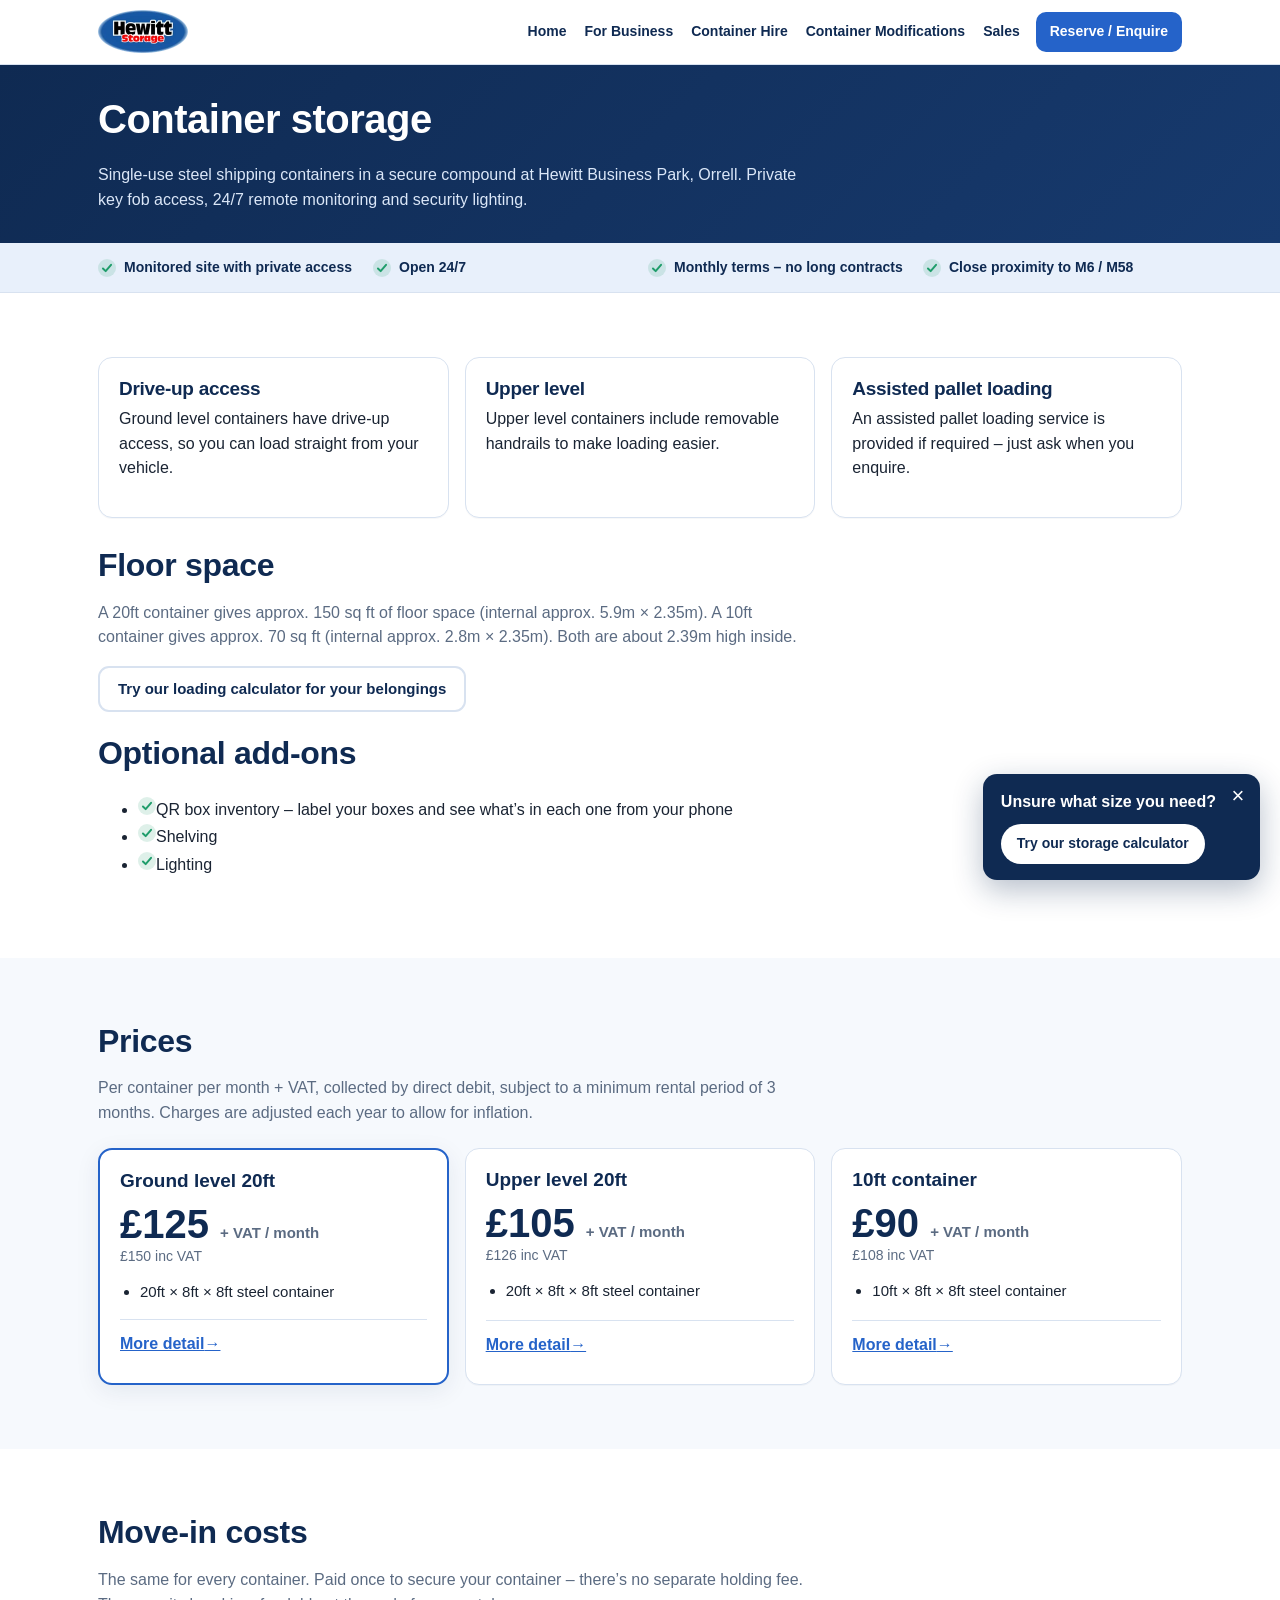
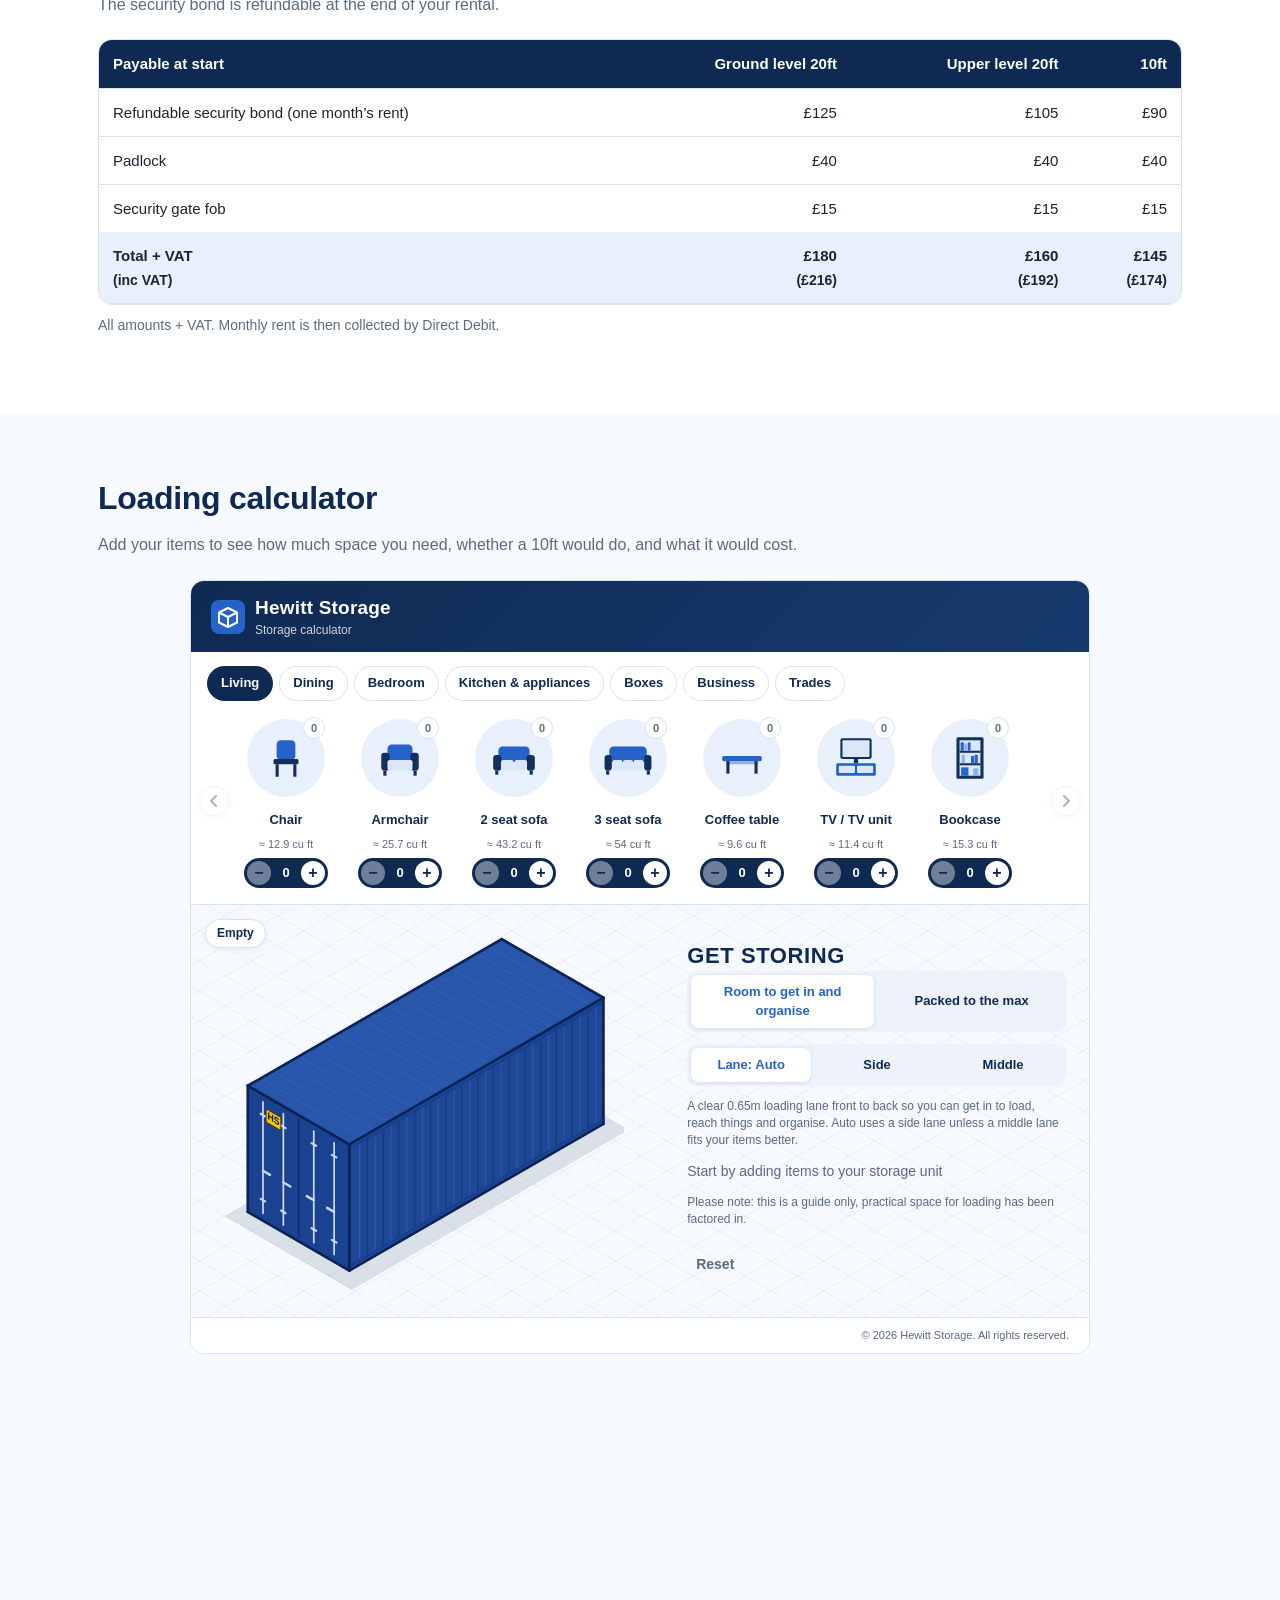
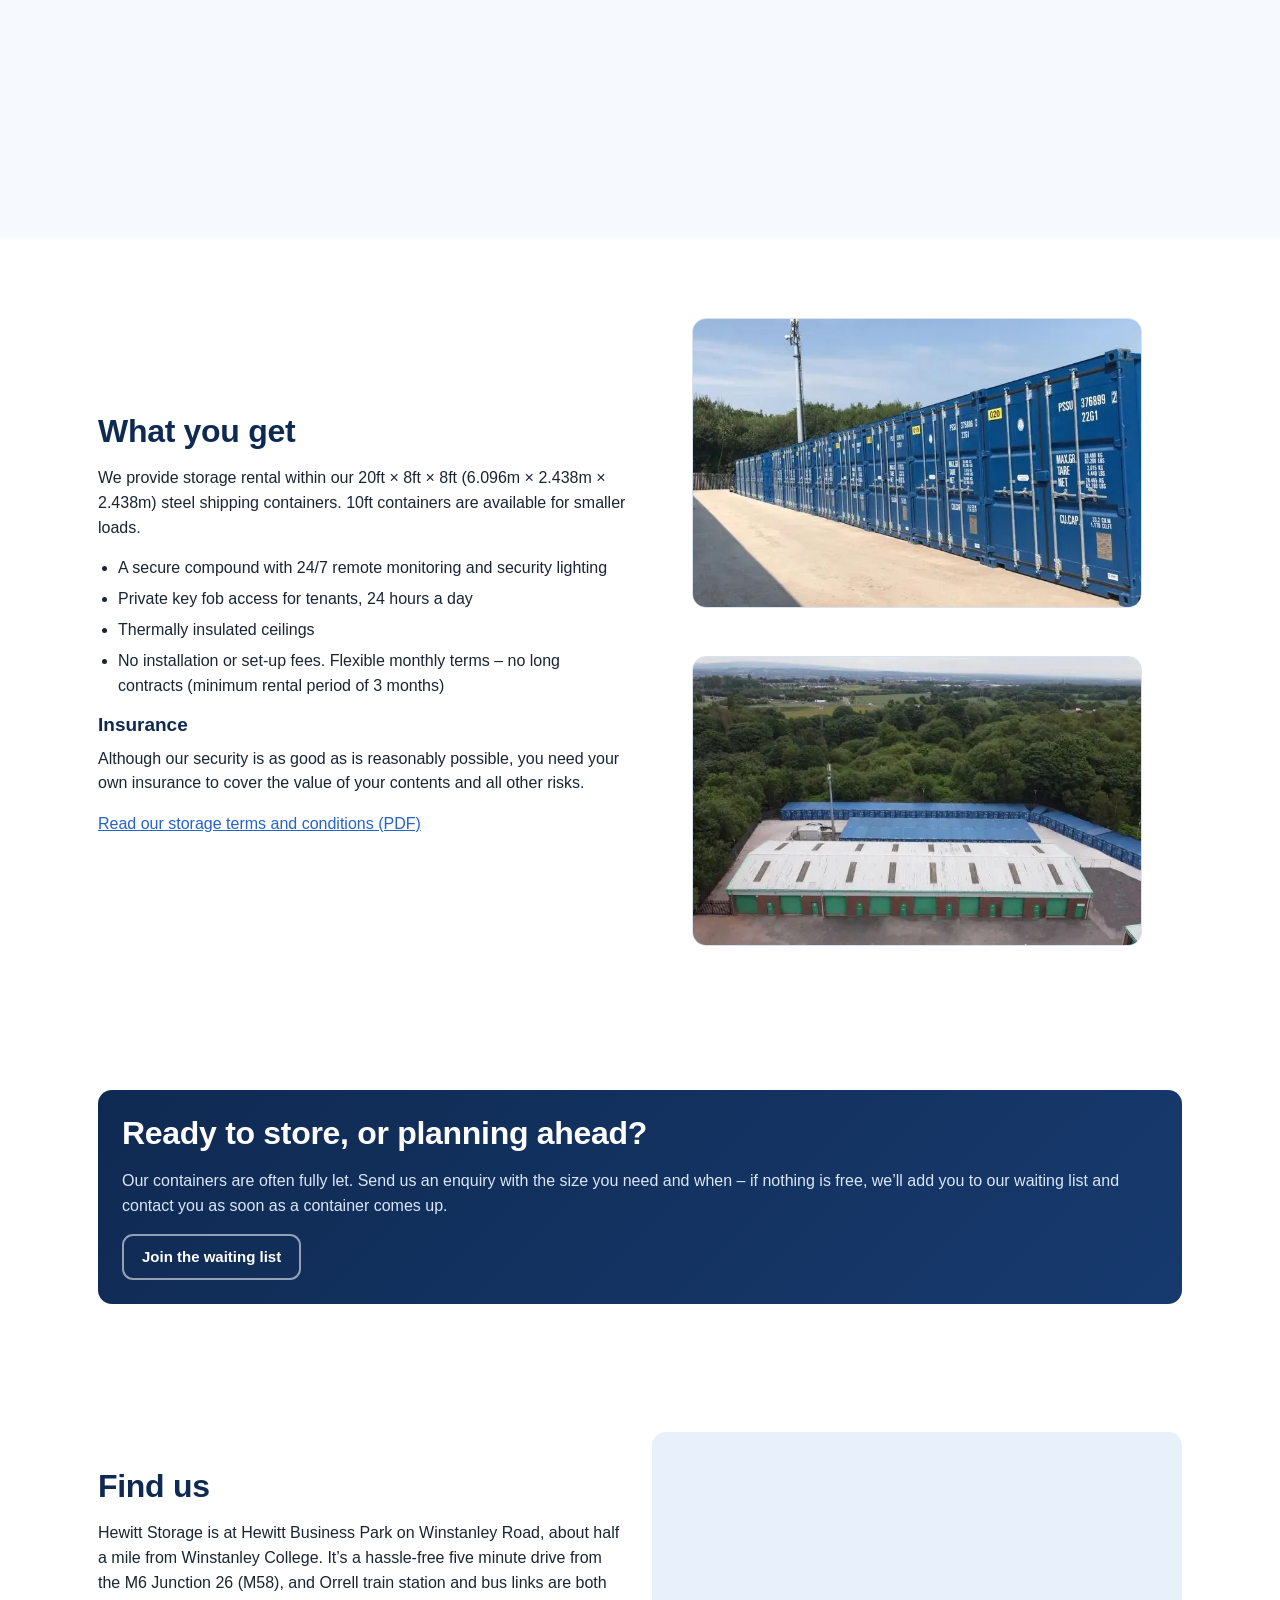
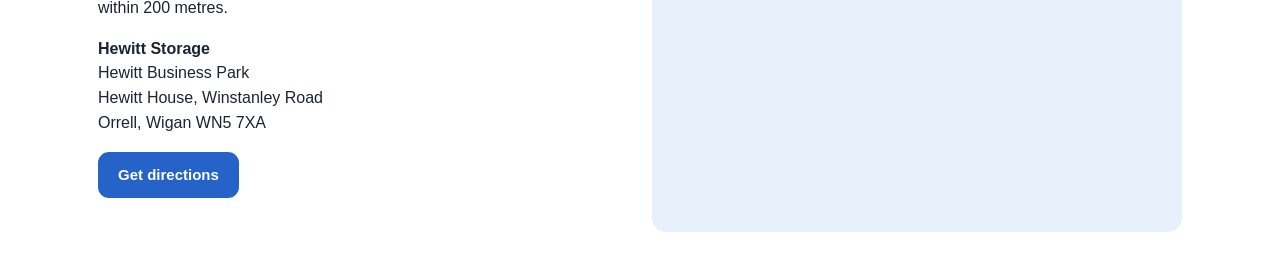
<file: storage.htm>
<!doctype html>
<html lang="en-GB">
  <head>
    <meta charset="utf-8" />
    <meta name="viewport" content="width=device-width, initial-scale=1" />
    <!-- PREVIEW-ONLY: remove the next line before go-live (see GO-LIVE.md) -->
    <meta name="robots" content="noindex,nofollow">
    <!-- PREVIEW-ONLY -->
    <title>Container Storage Wigan &amp; Orrell | Hewitt Storage</title>
    <meta
      name="description"
      content="Container storage in Wigan: ground level 20ft £125, upper level 20ft £105 and 10ft £90 + VAT per month. Drive-up access, assisted pallet loading, private fob access. Orrell WN5."
    />
    <link rel="canonical" href="https://www.hewittstorage.co.uk/storage.htm" />
    <meta name="theme-color" content="#0f2a52" />
    <meta property="og:type" content="website" />
    <meta property="og:site_name" content="Hewitt Storage" />
    <meta property="og:title" content="Container Storage Wigan &amp; Orrell | Hewitt Storage" />
    <meta
      property="og:description"
      content="Container storage in Wigan: ground level 20ft £125, upper level 20ft £105 and 10ft £90 + VAT per month. Drive-up access, assisted pallet loading, private fob access. Orrell WN5."
    />
    <meta property="og:url" content="https://www.hewittstorage.co.uk/storage.htm" />
    <meta
      property="og:image"
      content="https://www.hewittstorage.co.uk/assets/img/container-row-1600.jpg"
    />
    <link rel="icon" href="assets/favicon.svg" type="image/svg+xml" />
    <style>
      :root {
        --navy: #0f2a52;
        --navy-2: #173a6e;
        --blue: #2563c9;
        --sky: #e8f0fb;
        --ink: #1a2433;
        --muted: #5b6b82;
        --line: #d8e2f0;
        --bg: #f6f9fd;
        --white: #fff;
        --radius: 14px;
        --wrap: 1120px;
        --shadow: 0 6px 24px rgba(15, 42, 82, 0.08);
      }
      * {
        box-sizing: border-box;
      }
      body {
        margin: 0;
        font-family:
          -apple-system, BlinkMacSystemFont, 'Segoe UI', Roboto, 'Helvetica Neue', Arial, sans-serif;
        color: var(--ink);
        background: var(--white);
        line-height: 1.55;
        font-size: 16px;
      }
      img {
        max-width: 100%;
        height: auto;
        display: block;
      }
      a {
        color: var(--blue);
      }
      .wrap {
        max-width: var(--wrap);
        margin: 0 auto;
        padding: 0 18px;
      }
      h1,
      h2,
      h3 {
        color: var(--navy);
        line-height: 1.2;
        margin: 0 0 0.5em;
      }
      h1 {
        font-size: clamp(28px, 6vw, 46px);
      }
      .site-head {
        background: #fff;
        border-bottom: 1px solid var(--line);
        position: sticky;
        top: 0;
        z-index: 50;
      }
      .site-head .wrap {
        display: flex;
        align-items: center;
        justify-content: space-between;
        gap: 12px;
        min-height: 64px;
      }
      .brand {
        display: flex;
        align-items: center;
        gap: 10px;
        text-decoration: none;
      }
      .brand img {
        height: 44px;
        width: auto;
      }
      .nav-toggle {
        border: 1px solid var(--line);
        background: #fff;
        border-radius: 10px;
        padding: 9px 12px;
        font: inherit;
        font-weight: 700;
        color: var(--navy);
        cursor: pointer;
        display: flex;
        align-items: center;
        gap: 8px;
      }
      .site-nav {
        display: none;
      }
      .btn {
        display: inline-flex;
        align-items: center;
        justify-content: center;
        font: inherit;
        font-weight: 700;
        font-size: 15px;
        text-decoration: none;
        border-radius: 11px;
        padding: 12px 18px;
        border: 2px solid var(--blue);
        background: var(--blue);
        color: #fff;
      }
      .hero {
        position: relative;
        color: #fff;
        background: var(--navy) center/cover no-repeat;
        isolation: isolate;
      }
      .hero::before {
        content: '';
        position: absolute;
        inset: 0;
        background: linear-gradient(
          180deg,
          rgba(15, 42, 82, 0.88),
          rgba(15, 42, 82, 0.78) 55%,
          rgba(15, 42, 82, 0.92)
        );
        z-index: -1;
      }
      .hero .wrap {
        padding-top: 38px;
        padding-bottom: 40px;
      }
      .hero h1 {
        color: #fff;
      }
      .page-hero {
        background: linear-gradient(135deg, var(--navy), var(--navy-2));
        color: #fff;
      }
      .page-hero .wrap {
        padding-top: 30px;
        padding-bottom: 30px;
      }
      .page-hero h1 {
        color: #fff;
        font-size: clamp(26px, 5vw, 40px);
      }
      .page-hero p {
        color: #dbe7f8;
        max-width: 700px;
        margin: 0;
      }
      .trust {
        background: var(--sky);
      }
      .skip {
        position: absolute;
        left: -999px;
      }
    </style>
    <link
      rel="stylesheet"
      href="assets/site.min.css?v=20261016c"
      media="print"
      onload="this.media = 'all'"
    />
    <noscript><link rel="stylesheet" href="assets/site.min.css?v=20261016c" /></noscript>
    <!-- Google Tag Manager (existing container GTM-TWHT2SN4). Only loads on hewittstorage.co.uk / hewprop.co.uk, so preview visits are not tracked. -->
    <script>
      if (/(^|\.)(hewittstorage|hewprop)\.co\.uk$/.test(location.hostname)) {
        (function (w, d, s, l, i) {
          w[l] = w[l] || [];
          w[l].push({ 'gtm.start': new Date().getTime(), event: 'gtm.js' });
          var f = d.getElementsByTagName(s)[0],
            j = d.createElement(s),
            dl = l != 'dataLayer' ? '&l=' + l : '';
          j.async = true;
          j.src = 'https://www.googletagmanager.com/gtm.js?id=' + i + dl;
          f.parentNode.insertBefore(j, f);
        })(window, document, 'script', 'dataLayer', 'GTM-TWHT2SN4');
      }
    </script>
    <script type="application/ld+json">
      {
        "@context": "https://schema.org",
        "@type": "SelfStorage",
        "@id": "https://www.hewittstorage.co.uk/#hewitt-storage",
        "name": "Hewitt Storage",
        "description": "Secure 20ft steel container storage at Hewitt Business Park, Orrell, Wigan. Private key fob access, 24/7 remote monitoring and security lighting. Ground level 20ft, upper level 20ft and 10ft containers.",
        "url": "https://www.hewittstorage.co.uk/",
        "telephone": "01695 681000",
        "email": "andrew@hewittstorage.co.uk",
        "image": "https://www.hewittstorage.co.uk/assets/img/container-row-1600.jpg",
        "logo": "https://www.hewittstorage.co.uk/assets/img/hewitt-storage-logo.png",
        "priceRange": "£90–£125 + VAT per month",
        "address": {
          "@type": "PostalAddress",
          "streetAddress": "Hewitt House, Winstanley Road",
          "addressLocality": "Orrell, Wigan",
          "addressRegion": "Greater Manchester",
          "postalCode": "WN5 7XA",
          "addressCountry": "GB"
        },
        "geo": {
          "@type": "GeoCoordinates",
          "latitude": 53.52833,
          "longitude": -2.70699
        },
        "hasMap": "https://www.google.com/maps/search/?api=1&query=Hewitt+Business+Park+Winstanley+Road+Orrell+Wigan+WN5+7XA",
        "openingHoursSpecification": [
          {
            "@type": "OpeningHoursSpecification",
            "dayOfWeek": [
              "Monday",
              "Tuesday",
              "Wednesday",
              "Thursday",
              "Friday",
              "Saturday",
              "Sunday"
            ],
            "opens": "00:00",
            "closes": "23:59"
          }
        ],
        "areaServed": ["Orrell", "Wigan", "Upholland", "Billinge", "Skelmersdale"]
      }
    </script>
  </head>
  <body>
    <a class="skip" href="#main">Skip to content</a>
    <header class="site-head">
      <div class="wrap">
        <a class="brand" href="index.htm"
          ><picture
            ><source type="image/webp" srcset="assets/img/hewitt-storage-logo-180.webp" />
            <img
              src="assets/img/hewitt-storage-logo.png"
              alt="Hewitt Storage"
              width="90"
              height="44" /></picture
        ></a>
        <button class="nav-toggle" type="button" aria-expanded="false" aria-controls="site-nav">
          <svg viewBox="0 0 20 20" aria-hidden="true">
            <path
              d="M3 5h14M3 10h14M3 15h14"
              stroke="currentColor"
              stroke-width="2"
              stroke-linecap="round"
            /></svg
          >Menu
        </button>
        <nav class="site-nav" id="site-nav" aria-label="Main">
          <ul>
            <li><a href="index.htm">Home</a></li>
            <li><a href="business.htm">For Business</a></li>
            <li><a href="container-hire.htm">Container Hire</a></li>
            <li><a href="modifications.htm">Container Modifications</a></li>
            <li><a href="sales.htm">Sales</a></li>
            <li><a class="nav-cta" href="reserve.htm">Reserve / Enquire</a></li>
          </ul>
        </nav>
      </div>
    </header>
    <main id="main">
      <section class="page-hero">
        <div class="wrap">
          <h1>Container storage</h1>
          <p>
            Single-use steel shipping containers in a secure compound at Hewitt Business Park,
            Orrell. Private key fob access, 24/7 remote monitoring and security lighting.
          </p>
        </div>
      </section>
      <div class="trust">
        <div class="wrap">
          <ul class="">
            <li>
              <svg class="tick" viewBox="0 0 20 20" aria-hidden="true">
                <circle cx="10" cy="10" r="10" fill="currentColor" opacity=".15" />
                <path
                  d="m5.5 10.5 3 3 6-7"
                  fill="none"
                  stroke="currentColor"
                  stroke-width="2.2"
                  stroke-linecap="round"
                  stroke-linejoin="round"
                /></svg
              ><span>Monitored site with private access</span>
            </li>
            <li>
              <svg class="tick" viewBox="0 0 20 20" aria-hidden="true">
                <circle cx="10" cy="10" r="10" fill="currentColor" opacity=".15" />
                <path
                  d="m5.5 10.5 3 3 6-7"
                  fill="none"
                  stroke="currentColor"
                  stroke-width="2.2"
                  stroke-linecap="round"
                  stroke-linejoin="round"
                /></svg
              ><span>Open 24/7</span>
            </li>
            <li>
              <svg class="tick" viewBox="0 0 20 20" aria-hidden="true">
                <circle cx="10" cy="10" r="10" fill="currentColor" opacity=".15" />
                <path
                  d="m5.5 10.5 3 3 6-7"
                  fill="none"
                  stroke="currentColor"
                  stroke-width="2.2"
                  stroke-linecap="round"
                  stroke-linejoin="round"
                /></svg
              ><span>Monthly terms – no long contracts</span>
            </li>
            <li>
              <svg class="tick" viewBox="0 0 20 20" aria-hidden="true">
                <circle cx="10" cy="10" r="10" fill="currentColor" opacity=".15" />
                <path
                  d="m5.5 10.5 3 3 6-7"
                  fill="none"
                  stroke="currentColor"
                  stroke-width="2.2"
                  stroke-linecap="round"
                  stroke-linejoin="round"
                /></svg
              ><span>Close proximity to M6 / M58</span>
            </li>
          </ul>
        </div>
      </div>

      <section class="block">
        <div class="wrap">
          <div class="grid c3">
            <div class="card">
              <h2 class="h3">Drive-up access</h2>
              <p>
                Ground level containers have drive-up access, so you can load straight from your
                vehicle.
              </p>
            </div>
            <div class="card">
              <h2 class="h3">Upper level</h2>
              <p>Upper level containers include removable handrails to make loading easier.</p>
            </div>
            <div class="card">
              <h2 class="h3">Assisted pallet loading</h2>
              <p>
                An assisted pallet loading service is provided if required – just ask when you
                enquire.
              </p>
            </div>
          </div>
          <div class="sec-head" style="margin-top: 28px">
            <h2>Floor space</h2>
            <p>
              A 20ft container gives approx. 150 sq ft of floor space (internal approx. 5.9m ×
              2.35m). A 10ft container gives approx. 70 sq ft (internal approx. 2.8m × 2.35m). Both
              are about 2.39m high inside.
            </p>
            <p>
              <a class="btn sec" href="storage-calculator.html?v=pborient"
                >Try our loading calculator for your belongings</a
              >
            </p>
          </div>
          <div class="sec-head"><h2>Optional add-ons</h2></div>
          <ul class="">
            <li>
              <svg class="tick" viewBox="0 0 20 20" aria-hidden="true">
                <circle cx="10" cy="10" r="10" fill="currentColor" opacity=".15" />
                <path
                  d="m5.5 10.5 3 3 6-7"
                  fill="none"
                  stroke="currentColor"
                  stroke-width="2.2"
                  stroke-linecap="round"
                  stroke-linejoin="round"
                /></svg
              ><span
                >QR box inventory – label your boxes and see what’s in each one from your
                phone</span
              >
            </li>
            <li>
              <svg class="tick" viewBox="0 0 20 20" aria-hidden="true">
                <circle cx="10" cy="10" r="10" fill="currentColor" opacity=".15" />
                <path
                  d="m5.5 10.5 3 3 6-7"
                  fill="none"
                  stroke="currentColor"
                  stroke-width="2.2"
                  stroke-linecap="round"
                  stroke-linejoin="round"
                /></svg
              ><span>Shelving</span>
            </li>
            <li>
              <svg class="tick" viewBox="0 0 20 20" aria-hidden="true">
                <circle cx="10" cy="10" r="10" fill="currentColor" opacity=".15" />
                <path
                  d="m5.5 10.5 3 3 6-7"
                  fill="none"
                  stroke="currentColor"
                  stroke-width="2.2"
                  stroke-linecap="round"
                  stroke-linejoin="round"
                /></svg
              ><span>Lighting</span>
            </li>
          </ul>
        </div>
      </section>

      <section class="block alt" id="prices">
        <div class="wrap">
          <div class="sec-head">
            <h2>Prices</h2>
            <p>
              Per container per month + VAT, collected by direct debit, subject to a minimum rental
              period of 3 months. Charges are adjusted each year to allow for inflation.
            </p>
          </div>
          <div class="grid c3">
            <article class="card price-card feature">
              <h3>Ground level 20ft</h3>
              <div class="amt">£125 <span>+ VAT / month</span></div>
              <div class="inc">£150 inc VAT</div>
              <ul>
                <li>20ft × 8ft × 8ft steel container</li>
              </ul>
              <a class="more-link" href="container-20ft-ground.htm"
                >More detail<span class="sr-only"> on the Ground level 20ft</span> &rarr;</a
              >
            </article>
            <article class="card price-card">
              <h3>Upper level 20ft</h3>
              <div class="amt">£105 <span>+ VAT / month</span></div>
              <div class="inc">£126 inc VAT</div>
              <ul>
                <li>20ft × 8ft × 8ft steel container</li>
              </ul>
              <a class="more-link" href="container-20ft-upper-level.htm"
                >More detail<span class="sr-only"> on the Upper level 20ft</span> &rarr;</a
              >
            </article>
            <article class="card price-card">
              <h3>10ft container</h3>
              <div class="amt">£90 <span>+ VAT / month</span></div>
              <div class="inc">£108 inc VAT</div>
              <ul>
                <li>10ft × 8ft × 8ft steel container</li>
              </ul>
              <a class="more-link" href="container-10ft.htm"
                >More detail<span class="sr-only"> on the 10ft container</span> &rarr;</a
              >
            </article>
          </div>
        </div>
      </section>

      <section class="block" id="move-in">
        <div class="wrap">
          <div class="sec-head">
            <h2>Move-in costs</h2>
            <p>
              The same for every container. Paid once to secure your container – there’s no separate
              holding fee. The security bond is refundable at the end of your rental.
            </p>
          </div>
          <div class="table-wrap">
            <table>
              <thead>
                <tr>
                  <th>Payable at start</th>
                  <th class="num">Ground level 20ft</th>
                  <th class="num">Upper level 20ft</th>
                  <th class="num">10ft</th>
                </tr>
              </thead>
              <tbody>
                <tr>
                  <td>Refundable security bond (one month’s rent)</td>
                  <td class="num">£125</td>
                  <td class="num">£105</td>
                  <td class="num">£90</td>
                </tr>
                <tr>
                  <td>Padlock</td>
                  <td class="num">£40</td>
                  <td class="num">£40</td>
                  <td class="num">£40</td>
                </tr>
                <tr>
                  <td>Security gate fob</td>
                  <td class="num">£15</td>
                  <td class="num">£15</td>
                  <td class="num">£15</td>
                </tr>
              </tbody>
              <tfoot>
                <tr>
                  <td>Total + VAT<br /><span class="small">(inc VAT)</span></td>
                  <td class="num">£180<br /><span class="small">(£216)</span></td>
                  <td class="num">£160<br /><span class="small">(£192)</span></td>
                  <td class="num">£145<br /><span class="small">(£174)</span></td>
                </tr>
              </tfoot>
            </table>
          </div>
          <p class="small muted" style="margin-top: 10px">
            All amounts + VAT. Monthly rent is then collected by Direct Debit.
          </p>
        </div>
      </section>

      <section class="block alt" id="calculator">
        <div class="wrap">
          <div class="sec-head">
            <h2>Loading calculator</h2>
            <p>
              Add your items to see how much space you need, whether a 10ft would do, and what it
              would cost.
            </p>
          </div>
          <iframe
            id="hewitt-calc"
            class="calc-frame"
            data-src="storage-calculator.html?v=pborient"
            title="Hewitt Storage – storage space calculator"
            loading="lazy"
          ></iframe>
        </div>
      </section>

      <section class="block">
        <div class="wrap split">
          <div class="prose">
            <h2>What you get</h2>
            <p>
              We provide storage rental within our 20ft × 8ft × 8ft (6.096m × 2.438m × 2.438m) steel
              shipping containers. 10ft containers are available for smaller loads.
            </p>
            <ul>
              <li>A secure compound with 24/7 remote monitoring and security lighting</li>
              <li>Private key fob access for tenants, 24 hours a day</li>
              <li>Thermally insulated ceilings</li>
              <li>
                No installation or set-up fees. Flexible monthly terms – no long contracts (minimum
                rental period of 3 months)
              </li>
            </ul>
            <h3>Insurance</h3>
            <p>
              Although our security is as good as is reasonably possible, you need your own
              insurance to cover the value of your contents and all other risks.
            </p>
            <p><a href="StorageTerms.pdf">Read our storage terms and conditions (PDF)</a></p>
          </div>
          <div class="grid">
            <figure class="photo">
              <picture
                ><source
                  type="image/webp"
                  srcset="
                    assets/img/container-row-800.webp   800w,
                    assets/img/container-row-1600.webp 1600w
                  "
                  sizes="(min-width:900px) 540px, 100vw" />
                <img
                  src="assets/img/container-row-800.jpg"
                  srcset="
                    assets/img/container-row-800.jpg   800w,
                    assets/img/container-row-1600.jpg 1600w
                  "
                  sizes="(min-width:900px) 540px, 100vw"
                  alt="Row of 20ft steel storage containers in the secure compound"
                  width="800"
                  height="450"
                  loading="lazy"
              /></picture>
              <figcaption>20ft × 8ft × 8ft steel containers</figcaption>
            </figure>
            <figure class="photo">
              <picture
                ><source
                  type="image/webp"
                  srcset="
                    assets/img/containers-aerial-480.webp 480w,
                    assets/img/containers-aerial.webp     800w
                  "
                  sizes="(max-width:699px) 100vw, 540px" />
                <img
                  src="assets/img/containers-aerial.jpg"
                  srcset="
                    assets/img/containers-aerial-480.jpg 480w,
                    assets/img/containers-aerial.jpg     800w
                  "
                  sizes="(max-width:699px) 100vw, 540px"
                  alt="Aerial view of the container compound"
                  width="800"
                  height="450"
                  loading="lazy"
                  decoding="async"
              /></picture>
              <figcaption>Secure fenced compound with CCTV</figcaption>
            </figure>
          </div>
        </div>
      </section>
      <section class="block">
        <div class="wrap">
          <div class="cta-band">
            <h2>Ready to store, or planning ahead?</h2>
            <p>
              Our containers are often fully let. Send us an enquiry with the size you need and when
              – if nothing is free, we’ll add you to our waiting list and contact you as soon as a
              container comes up.
            </p>
            <div class="btns">
              <a class="btn light" href="reserve.htm">Join the waiting list</a>
            </div>
          </div>
        </div>
      </section>
      <section class="block" id="Location">
        <div class="wrap split">
          <div>
            <h2>Find us</h2>
            <p>
              Hewitt Storage is at Hewitt Business Park on Winstanley Road, about half a mile from
              Winstanley College. It’s a hassle-free five minute drive from the M6 Junction 26
              (M58), and Orrell train station and bus links are both within 200 metres.
            </p>
            <p>
              <b>Hewitt Storage</b><br />Hewitt Business Park<br />Hewitt House, Winstanley Road<br />Orrell,
              Wigan WN5 7XA
            </p>
            <div class="btns">
              <a
                class="btn"
                href="https://www.google.com/maps/search/?api=1&query=Hewitt+Business+Park+Winstanley+Road+Orrell+Wigan+WN5+7XA"
                target="_blank"
                rel="noopener"
                >Get directions</a
              >
            </div>
          </div>
          <iframe
            class="map"
            data-src="https://www.google.com/maps/embed?pb=!1m18!1m12!1m3!1d2371.6487332979527!2d-2.70699043415467!3d53.52833003001754!2m3!1f0!2f0!3f0!3m2!1i1024!2i768!4f13.1!3m3!1m2!1s0x487b1aa8a7d71795%3A0x576aa93d4ecaa1b6!2sHewitt+Business+Park%2C+Winstanley+Road+Orrell%2C+Billinge%2C+Wigan+WN5+7XA!5e0!3m2!1sen!2suk!4v1454769584058"
            title="Map: Hewitt Storage, Hewitt Business Park, Winstanley Road, Orrell, Wigan WN5 7XA"
            loading="lazy"
            referrerpolicy="no-referrer-when-downgrade"
            allowfullscreen
          ></iframe>
        </div>
      </section>
    </main>
    <footer class="site-foot">
      <div class="wrap">
        <div class="foot-grid">
          <div>
            <h3>Hewitt Storage</h3>
            <p>
              Hewitt Business Park<br />Hewitt House, Winstanley Road<br />Orrell, Wigan<br />WN5
              7XA
            </p>
            <p>
              <a
                href="https://www.google.com/maps/search/?api=1&query=Hewitt+Business+Park+Winstanley+Road+Orrell+Wigan+WN5+7XA"
                rel="noopener"
                target="_blank"
                >Get directions</a
              >
            </p>
          </div>
          <div>
            <h3>Contact</h3>
            <ul>
              <li>Tel: <a href="tel:+441695681000">01695 681000</a></li>
              <li>Mob: <a href="tel:+447309103184">07309 103184</a></li>
              <li>
                Email: <a href="mailto:andrew@hewittstorage.co.uk">andrew@hewittstorage.co.uk</a>
              </li>
            </ul>
          </div>
          <div>
            <h3>Pages</h3>
            <ul>
              <li><a href="storage.htm">Container Storage</a></li>
              <li><a href="business.htm">For Business</a></li>
              <li><a href="modifications.htm">Container Modifications</a></li>
              <li><a href="sales.htm">Sales</a></li>
              <li><a href="storage-calculator.html?v=pborient">Loading calculator</a></li>
              <li><a href="reserve.htm">Reserve / enquire</a></li>
              <li><a href="about.htm">About &amp; contact</a></li>
              <li><a href="StorageTerms.pdf">Storage terms (PDF)</a></li>
              <li><a href="site-map.htm">Site map</a></li>
            </ul>
          </div>
        </div>
        <div class="foot-base">© 2026 Hewitt Storage. All rights reserved.</div>
      </div>
    </footer>
    <!-- Storage-calculator nudge (shown after 6s or 40% scroll; hidden 7 days once dismissed/clicked) -->
    <style>
      .calc-nudge {
        position: fixed;
        right: 20px;
        bottom: 20px;
        z-index: 70;
        max-width: 300px;
        background: var(--navy, #0f2a52);
        color: #fff;
        border-radius: 14px;
        box-shadow: 0 10px 30px rgba(15, 42, 82, 0.3);
        padding: 16px 44px 16px 18px;
        transform: translateY(140%);
        opacity: 0;
        visibility: hidden;
        transition:
          transform 0.45s ease,
          opacity 0.45s ease,
          visibility 0s 0.45s;
      }
      .calc-nudge.show {
        transform: none;
        opacity: 1;
        visibility: visible;
        transition:
          transform 0.45s ease,
          opacity 0.45s ease;
      }
      .calc-nudge p {
        margin: 0 0 10px;
        font-weight: 700;
        font-size: 16px;
        color: #fff;
      }
      .calc-nudge a.nudge-go {
        display: inline-block;
        background: #fff;
        color: var(--navy, #0f2a52);
        font-weight: 700;
        text-decoration: none;
        border-radius: 999px;
        padding: 9px 16px;
        font-size: 14px;
      }
      .calc-nudge a.nudge-go:hover,
      .calc-nudge a.nudge-go:focus {
        background: var(--sky, #e8f0fb);
      }
      .calc-nudge .nudge-x {
        position: absolute;
        top: 6px;
        right: 6px;
        width: 32px;
        height: 32px;
        border: 0;
        border-radius: 50%;
        background: transparent;
        color: #fff;
        font-size: 22px;
        line-height: 1;
        cursor: pointer;
      }
      .calc-nudge .nudge-x:hover,
      .calc-nudge .nudge-x:focus {
        background: rgba(255, 255, 255, 0.15);
      }
      @media (max-width: 899px) {
        .calc-nudge {
          left: 10px;
          right: 10px;
          bottom: calc(20px + env(safe-area-inset-bottom));
          max-width: none;
          padding: 10px 42px 10px 14px;
          display: flex;
          align-items: center;
          gap: 10px;
          justify-content: space-between;
        }
        .calc-nudge p {
          margin: 0;
          font-size: 14px;
        }
        .calc-nudge a.nudge-go {
          padding: 7px 12px;
          font-size: 13px;
          white-space: nowrap;
        }
      }
      @media (prefers-reduced-motion: reduce) {
        .calc-nudge,
        .calc-nudge.show {
          transition: none;
        }
      }
    </style>
    <aside
      class="calc-nudge"
      id="calc-nudge"
      role="complementary"
      aria-label="Storage calculator suggestion"
      hidden
    >
      <p>Unsure what size you need?</p>
      <a class="nudge-go" href="storage-calculator.html?v=pborient">Try our storage calculator</a>
      <button type="button" class="nudge-x" aria-label="Close storage calculator suggestion">
        &times;
      </button>
    </aside>
    <script>
      (function () {
        var K = 'hsCalcNudgeHideUntil_v2';
        var el = document.getElementById('calc-nudge');
        if (!el) return;
        try {
          if (+localStorage.getItem(K) > Date.now()) return;
        } catch (e) {}
        var shown = false;
        function hide7() {
          try {
            localStorage.setItem(K, String(Date.now() + 7 * 864e5));
          } catch (e) {}
        }
        function show() {
          if (shown) return;
          shown = true;
          el.hidden = false;
          requestAnimationFrame(function () {
            requestAnimationFrame(function () {
              el.classList.add('show');
            });
          });
          window.removeEventListener('scroll', onS);
        }
        function onS() {
          var h = document.documentElement.scrollHeight - innerHeight;
          if (h > 0 && scrollY / h >= 0.4) show();
        }
        setTimeout(show, 6000);
        window.addEventListener('scroll', onS, { passive: true });
        el.querySelector('.nudge-x').addEventListener('click', function () {
          hide7();
          el.classList.remove('show');
          setTimeout(function () {
            el.hidden = true;
          }, 460);
        });
        el.querySelector('.nudge-go').addEventListener('click', hide7);
        document.addEventListener('keydown', function (e) {
          if (e.key === 'Escape' && el.classList.contains('show')) {
            el.querySelector('.nudge-x').click();
          }
        });
      })();
    </script>
    <script src="assets/site.js" defer></script>
  </body>
</html>
</file>
<file: assets/site.min.css>
:root{--navy:#0f2a52;--navy-2:#173a6e;--blue:#2563c9;--blue-2:#3b7be0;--sky:#e8f0fb;--ink:#1a2433;--muted:#5b6b82;--line:#d8e2f0;--bg:#f6f9fd;--white:#fff;--ok:#1f9d6b;--warn:#d98a1c;--err:#c0392b;--radius:14px;--shadow:0 6px 24px rgba(15, 42, 82, 0.08);--wrap:1120px}*{box-sizing:border-box}html{-webkit-text-size-adjust:100%;scroll-behavior:smooth}body{margin:0;font-family:-apple-system,BlinkMacSystemFont,'Segoe UI',Roboto,'Helvetica Neue',Arial,sans-serif;color:var(--ink);background:var(--white);line-height:1.55;-webkit-font-smoothing:antialiased;font-size:16px}img{max-width:100%;height:auto;display:block}a{color:var(--blue)}a:hover{color:var(--navy)}h1,h2,h3{color:var(--navy);line-height:1.2;margin:0 0 .5em}h1{font-size:clamp(28px, 6vw, 46px);letter-spacing:-.5px}h2{font-size:clamp(22px, 4vw, 32px);letter-spacing:-.3px}h3{font-size:19px}p{margin:0 0 1em}.wrap{max-width:var(--wrap);margin:0 auto;padding:0 18px}.skip{position:absolute;left:-999px;top:0;background:#fff;padding:8px 12px;z-index:100}.skip:focus{left:8px}:focus-visible{outline:3px solid var(--blue-2);outline-offset:2px}.topbar{background:var(--navy);color:#dbe7f8;font-size:13px}.topbar .wrap{display:flex;justify-content:space-between;gap:12px;padding-top:6px;padding-bottom:6px;flex-wrap:wrap}.topbar a{color:#fff;text-decoration:none;font-weight:600}.topbar .tb-e,.topbar .tb-r{display:none}.site-head{background:#fff;border-bottom:1px solid var(--line);position:sticky;top:0;z-index:50}.site-head .wrap{display:flex;align-items:center;justify-content:space-between;gap:12px;min-height:64px}.brand{display:flex;align-items:center;gap:10px;text-decoration:none}.brand img{height:44px;width:auto}.brand span{font-weight:800;color:var(--navy);font-size:15px;line-height:1.1}.brand small{display:block;font-weight:600;color:var(--muted);font-size:12px}.nav-toggle{border:1px solid var(--line);background:#fff;border-radius:10px;padding:9px 12px;font:inherit;font-weight:700;color:var(--navy);cursor:pointer;display:flex;align-items:center;gap:8px}.nav-toggle svg{width:18px;height:18px}.site-nav{display:none;position:absolute;left:0;right:0;top:100%;background:#fff;border-bottom:1px solid var(--line);box-shadow:var(--shadow)}.site-nav.open{display:block}.site-nav ul{list-style:none;margin:0;padding:8px 18px 14px}.site-nav a{display:block;padding:11px 4px;text-decoration:none;color:var(--navy);font-weight:650;border-bottom:1px solid var(--sky)}.site-nav a[aria-current=page]{color:var(--blue)}.site-nav .nav-cta{margin-top:10px;border:0;background:var(--blue);color:#fff;text-align:center;border-radius:10px}.btn{display:inline-flex;align-items:center;justify-content:center;gap:8px;font:inherit;font-weight:700;font-size:15px;text-decoration:none;border-radius:11px;padding:12px 18px;border:2px solid var(--blue);background:var(--blue);color:#fff;cursor:pointer;transition:background .15s,border-color .15s,color .15s;line-height:1.2}.btn:hover{background:var(--navy);border-color:var(--navy);color:#fff}.btn.sec{background:#fff;color:var(--navy);border-color:var(--line)}.btn.sec:hover{border-color:var(--navy)}.btn.light{background:0 0;color:#fff;border-color:rgba(255,255,255,.55)}.btn.light:hover{background:#fff;color:var(--navy);border-color:#fff}.btn svg{width:17px;height:17px;flex:none}.btns{display:flex;flex-wrap:wrap;gap:10px}.hero{position:relative;color:#fff;background:var(--navy) center/cover no-repeat;isolation:isolate}.hero::before{content:'';position:absolute;inset:0;background:linear-gradient(180deg,rgba(15,42,82,.88),rgba(15,42,82,.78) 55%,rgba(15,42,82,.92));z-index:-1}.hero .wrap{padding-top:38px;padding-bottom:40px}.hero h1{color:#fff;margin-bottom:.35em}.eyebrow{display:inline-block;font-size:13px;font-weight:700;letter-spacing:.4px;text-transform:uppercase;color:#bcd3f5;margin-bottom:10px}.hero .lead{font-size:18px;color:#e6eefb;max-width:640px}.chips{display:grid;grid-template-columns:repeat(3,1fr);gap:8px;margin:20px 0 22px;max-width:760px}.chip{background:rgba(255,255,255,.1);border:1px solid rgba(255,255,255,.22);border-radius:12px;padding:10px 10px;display:flex;flex-direction:column;align-items:flex-start;gap:2px;text-decoration:none;color:#fff;min-width:0}.chip b{font-size:22px;white-space:nowrap}.chip small{display:block;color:#c9d9f2;font-size:12px;line-height:1.25;min-height:2.5em}.chip em{font-style:normal;font-size:12px;color:#c9d9f2;font-weight:600}.page-hero{background:linear-gradient(135deg,var(--navy),var(--navy-2));color:#fff}.page-hero .wrap{padding-top:30px;padding-bottom:30px}.page-hero h1{color:#fff;font-size:clamp(26px, 5vw, 40px)}.page-hero p{color:#dbe7f8;max-width:700px;margin:0}section.block{padding:44px 0}section.alt{background:var(--bg)}.sec-head{max-width:720px;margin-bottom:22px}.sec-head p{color:var(--muted)}.grid{display:grid;gap:16px}.card{background:#fff;border:1px solid var(--line);border-radius:var(--radius);padding:20px;box-shadow:0 1px 0 rgba(15,42,82,.03)}.card h3{margin-bottom:.3em}.muted{color:var(--muted)}.small{font-size:14px}.trust{background:var(--sky);border-bottom:1px solid var(--line)}.trust ul{list-style:none;margin:0;padding:14px 0;display:grid;grid-template-columns:1fr 1fr;gap:10px 16px;font-size:14px;font-weight:650;color:var(--navy)}.trust li{display:flex;gap:8px;align-items:flex-start}.tick{flex:none;width:18px;height:18px;margin-top:2px;color:var(--ok)}.price-card{position:relative;display:flex;flex-direction:column}.price-card .tag{align-self:flex-start;font-size:12px;font-weight:800;letter-spacing:.3px;text-transform:uppercase;background:var(--sky);color:var(--blue);border-radius:999px;padding:4px 10px;margin-bottom:10px}.price-card .amt{font-size:40px;font-weight:800;color:var(--navy);line-height:1;margin:6px 0 2px}.price-card .amt span{font-size:15px;font-weight:600;color:var(--muted)}.price-card .inc{color:var(--muted);font-size:14px;margin-bottom:12px}.price-card ul{margin:0 0 16px;padding-left:20px;color:var(--ink);font-size:15px}.price-card .btn{margin-top:auto}.price-card.feature{border:2px solid var(--blue);box-shadow:var(--shadow)}.table-wrap{overflow-x:auto;border:1px solid var(--line);border-radius:var(--radius);background:#fff}table{border-collapse:collapse;width:100%;font-size:15px;min-width:520px}td,th{text-align:left;padding:12px 14px;border-bottom:1px solid var(--line);vertical-align:top}thead th{background:var(--navy);color:#fff;font-weight:700}tbody tr:last-child td{border-bottom:0}td.num,th.num{text-align:right;white-space:nowrap}tfoot td{font-weight:700;background:var(--sky)}.steps{counter-reset:s;list-style:none;margin:0;padding:0;display:grid;gap:14px}.steps li{counter-increment:s;background:#fff;border:1px solid var(--line);border-radius:var(--radius);padding:18px 18px 18px 64px;position:relative}.steps li::before{content:counter(s);position:absolute;left:18px;top:18px;width:32px;height:32px;border-radius:50%;background:var(--navy);color:#fff;font-weight:800;display:flex;align-items:center;justify-content:center}.steps h3{font-size:17px;margin-bottom:.2em}.steps p{margin:0;color:var(--muted);font-size:15px}.photo{border-radius:var(--radius);overflow:hidden;border:1px solid var(--line);background:var(--sky)}.photo img{width:100%;height:100%;object-fit:cover}.photo figcaption{font-size:13px;color:var(--muted);padding:8px 12px;background:#fff}.gallery{display:grid;grid-template-columns:1fr 1fr;gap:10px}.gallery .photo{aspect-ratio:4/3}.gallery figure{margin:0}.split{display:grid;gap:24px;align-items:center}.map{border:0;width:100%;height:320px;border-radius:var(--radius);display:block;background:var(--sky)}.tile{display:flex;gap:14px;align-items:center;text-decoration:none;color:inherit}.tile img{width:96px;height:72px;object-fit:cover;border-radius:10px;flex:none}.tile h3{margin:0 0 .15em;font-size:17px}.tile p{margin:0;font-size:14px;color:var(--muted)}.tile:hover h3{color:var(--blue)}.callout{border-left:4px solid var(--blue);background:var(--sky);border-radius:0 12px 12px 0;padding:14px 16px;margin:0 0 16px}.callout.warn{border-color:var(--warn);background:#fdf5e8}.cta-band{background:linear-gradient(135deg,var(--navy),var(--navy-2));color:#fff;border-radius:var(--radius);padding:24px}.cta-band h2{color:#fff}.cta-band p{color:#dbe7f8}.calc-frame{width:100%;max-width:900px;height:1500px;border:0;display:block;margin:0 auto}.form{display:grid;gap:16px}.field label,.field legend{display:block;font-weight:700;color:var(--navy);margin-bottom:6px;font-size:15px}.field .hint{font-weight:500;color:var(--muted);font-size:13px}.field input[type=email],.field input[type=tel],.field input[type=text],.field select,.field textarea{width:100%;font:inherit;font-size:16px;padding:12px 13px;border:1.5px solid var(--line);border-radius:10px;background:#fff;color:var(--ink)}.field textarea{min-height:120px;resize:vertical}.field input:focus,.field select:focus,.field textarea:focus{border-color:var(--blue);outline:0;box-shadow:0 0 0 3px rgba(37,99,201,.15)}fieldset.field{border:0;margin:0;padding:0;min-width:0}.opts{display:grid;gap:8px}.opt{display:flex;align-items:center;gap:10px;border:1.5px solid var(--line);border-radius:10px;padding:11px 13px;cursor:pointer;background:#fff;font-weight:600}.opt input{width:18px;height:18px;accent-color:var(--blue);flex:none}.opt:has(input:checked){border-color:var(--blue);background:var(--sky)}.opt small{display:block;font-weight:500;color:var(--muted)}.field.invalid .opt,.field.invalid input,.field.invalid select,.field.invalid textarea{border-color:var(--err)}.err{display:none;color:var(--err);font-size:14px;font-weight:600;margin-top:6px}.field.invalid .err{display:block}.hp{position:absolute!important;left:-9999px!important;width:1px;height:1px;overflow:hidden}.form-status{display:none;border-radius:12px;padding:14px 16px;font-weight:600}.form-status.show{display:block}.form-status.ok{background:#e6f6ef;color:#145c40;border:1px solid #b6e3cf}.form-status.bad{background:#fdecea;color:#8a2a20;border:1px solid #f3c1bb}.site-foot{background:var(--navy);color:#c9d9f2;font-size:14px;margin-top:0}.site-foot .wrap{padding-top:34px;padding-bottom:24px}.site-foot h3{color:#fff;font-size:15px;margin-bottom:.6em}.site-foot a{color:#fff}.site-foot ul{list-style:none;margin:0;padding:0}.site-foot li{margin:0 0 6px}.foot-grid{display:grid;gap:22px}.foot-base{border-top:1px solid rgba(255,255,255,.15);margin-top:24px;padding-top:16px;font-size:13px;color:#9fb6da}.prose{max-width:760px}.prose ul{padding-left:20px}.prose li{margin-bottom:6px}.kv{display:grid;grid-template-columns:auto 1fr;gap:6px 14px;margin:0}.kv dt{font-weight:700;color:var(--navy)}.kv dd{margin:0}@media (min-width:600px){.chip{padding:12px 14px}.chip small{font-size:13px;min-height:0}.chip b{font-size:26px}.grid.c2{grid-template-columns:1fr 1fr}.gallery{grid-template-columns:repeat(3,1fr)}.trust ul{grid-template-columns:repeat(4,1fr)}.opts.row{grid-template-columns:repeat(2,1fr)}}@media (min-width:900px){.topbar .tb-r{display:block}.topbar .tb-e{display:inline}.nav-toggle{display:none}.site-nav{display:block;position:static;border:0;box-shadow:none;background:0 0}.site-nav ul{display:flex;align-items:center;gap:2px;padding:0}.site-nav a{border:0;padding:8px 10px;font-size:14.5px;border-radius:8px}.site-nav a:hover{background:var(--sky)}.site-nav .nav-cta{margin:0 0 0 6px;padding:9px 14px}.site-nav .nav-cta:hover{background:var(--navy);color:#fff}.hero .wrap{padding-top:70px;padding-bottom:70px}.grid.c3{grid-template-columns:repeat(3,1fr)}.grid.c4{grid-template-columns:repeat(4,1fr)}.steps{grid-template-columns:repeat(4,1fr)}.steps li{padding:62px 18px 18px}.split{grid-template-columns:1fr 1fr}.split.wide-l{grid-template-columns:1.3fr 1fr}.foot-grid{grid-template-columns:1.2fr 1fr 1fr}.map{height:400px}.calc-frame{height:860px}section.block{padding:64px 0}.opts.row3{grid-template-columns:repeat(3,1fr)}.opts.row4{grid-template-columns:repeat(4,1fr)}}@media (prefers-reduced-motion:reduce){html{scroll-behavior:auto}*{transition:none!important}}.site-nav a.nav-cta[aria-current=page]{color:#fff;background:var(--navy)}.opt{align-items:flex-start}.opt input{margin:2px 0 0}.opt small{font-size:13px;line-height:1.3;margin-top:2px}.field label.opt{display:flex;margin:0;font-size:15px;color:var(--ink)}@media (max-width:599px){table{min-width:0;font-size:14px}td,th{padding:10px 8px}thead th.num{white-space:normal}}.price-card .tags{display:flex;flex-wrap:wrap;gap:6px;margin-bottom:10px}.price-card .tags .tag{margin-bottom:0}.sod{display:inline-block;font-size:12px;font-weight:800;letter-spacing:.3px;text-transform:uppercase;background:#fdf5e8;color:#8a5a12;border:1px solid #f1d6a8;border-radius:999px;padding:3px 10px}.price-note{margin-top:14px}.chip-note{font-size:13px;color:#c9d9f2;margin:-12px 0 20px}.hero{background-image:url('img/container-row-1600.jpg');background-image:image-set(
    url('img/container-row-1600.webp') type('image/webp'),
    url('img/container-row-1600.jpg') type('image/jpeg')
  )}@media (max-width:799px){.hero{background-image:url('img/container-row-800-480.jpg');background-image:image-set(
      url('img/container-row-800-480.webp') type('image/webp'),
      url('img/container-row-800-480.jpg') type('image/jpeg')
    )}}@media (min-width:800px) and (max-width:1199px){.hero{background-image:url('img/container-row-800.jpg');background-image:image-set(
      url('img/container-row-800.webp') type('image/webp'),
      url('img/container-row-800.jpg') type('image/jpeg')
    )}}h2.h3{font-size:19px;line-height:1.2;margin:0 0 .3em}.brand .tagline{font-weight:700;color:var(--navy);font-size:12px;line-height:1.3;max-width:170px}.price-card details.more{margin:0 0 16px;border-top:1px solid var(--line);padding-top:10px}.price-card details.more summary{cursor:pointer;font-weight:700;color:var(--blue);min-height:44px;display:flex;align-items:center}.price-card details.more ul{margin:6px 0 0}.sr-only{position:absolute;width:1px;height:1px;padding:0;margin:-1px;overflow:hidden;clip:rect(0,0,0,0);white-space:nowrap;border:0}.foot-note{margin:14px 0 0;color:inherit;opacity:.85}@media (min-width:900px){.brand .tagline{max-width:none;font-size:13px}.site-nav a{padding:8px 8px;font-size:14px}}@media (min-width:900px) and (max-width:1199px){.nav-toggle{display:flex}.site-nav{display:none;position:absolute;left:0;right:0;top:100%;background:#fff;border-bottom:1px solid var(--line);box-shadow:var(--shadow)}.site-nav.open{display:block}.site-nav ul{display:block;padding:8px 18px 14px}.site-nav a{display:block;padding:11px 4px}.site-nav .nav-cta{margin:10px 0 0}}@media (min-width:1200px){.site-nav a{white-space:nowrap}.brand .tagline{max-width:230px}}.pill-hl{display:inline-block;background:var(--blue);color:#fff;font-weight:800;font-size:14px;letter-spacing:.3px;text-transform:uppercase;border-radius:999px;padding:6px 14px;margin-bottom:10px}.price-banner{background:var(--navy);color:#fff;border-radius:14px;padding:20px 24px;margin:0 0 22px;text-align:center;box-shadow:var(--shadow)}.price-banner h3{color:#fff;font-size:clamp(24px, 4vw, 32px);font-weight:800;margin:0 0 6px}.price-banner p{margin:0;color:#dbe7ff;font-size:16px}.price-card .more-link{margin-top:auto;display:flex;align-items:center;min-height:44px;font-weight:700;color:var(--blue);border-top:1px solid var(--line);padding-top:6px}.grid.c2{display:grid;gap:20px;grid-template-columns:repeat(auto-fit,minmax(280px,1fr))}.unit-photo{display:block;width:100%;height:auto;max-height:440px;object-fit:cover;border-radius:14px;margin:0 0 22px;box-shadow:var(--shadow)}.unit-photo.portrait{max-width:480px;max-height:none;margin-left:auto;margin-right:auto}.photo-pair{display:grid;grid-template-columns:1fr 1fr;gap:16px;max-width:900px;margin:0 auto 22px}.photo-pair .unit-photo{max-width:none;margin:0}@media (max-width:600px){.photo-pair{grid-template-columns:1fr}}.photo-mix{display:grid;grid-template-columns:1fr 1fr;gap:12px;max-width:1100px;margin:0 auto 18px}.photo-mix .unit-photo{max-width:none;margin:0;width:100%;height:100%;aspect-ratio:4/3;max-height:42vh;object-fit:cover}@media (max-width:599px){.gallery figure:last-child:nth-child(odd){grid-column:1/-1;aspect-ratio:16/9}}@media (min-width:600px){.gallery{grid-template-columns:repeat(6,1fr)}.gallery figure{grid-column:span 2}.gallery figure:nth-child(4),.gallery figure:nth-child(5){grid-column:span 3}}.page-hero.mods-hero{background:linear-gradient(135deg,rgba(15,42,82,.85) 0,rgba(23,58,110,.75) 60%,rgba(37,99,201,.6) 100%),url(img/mods-hero-spray-480.webp) 50% 58%/cover no-repeat}@media (min-width:900px){.page-hero.mods-hero{min-height:380px;display:flex;align-items:center;background:linear-gradient(90deg,#0f2a52 0,#0f2a52 53%,rgba(15,42,82,.85) 60%,rgba(15,42,82,.35) 72%,rgba(23,58,110,.12) 100%),url(img/mods-hero-spray.webp) right 55%/48% auto no-repeat,#0f2a52}.page-hero.mods-hero .wrap{width:100%}}.block.hire-photo{padding-bottom:0}.block.hire-photo+.block{padding-top:24px}@media (min-width:900px){.hire-photo img{aspect-ratio:21/9!important;max-height:460px}}
</file>
